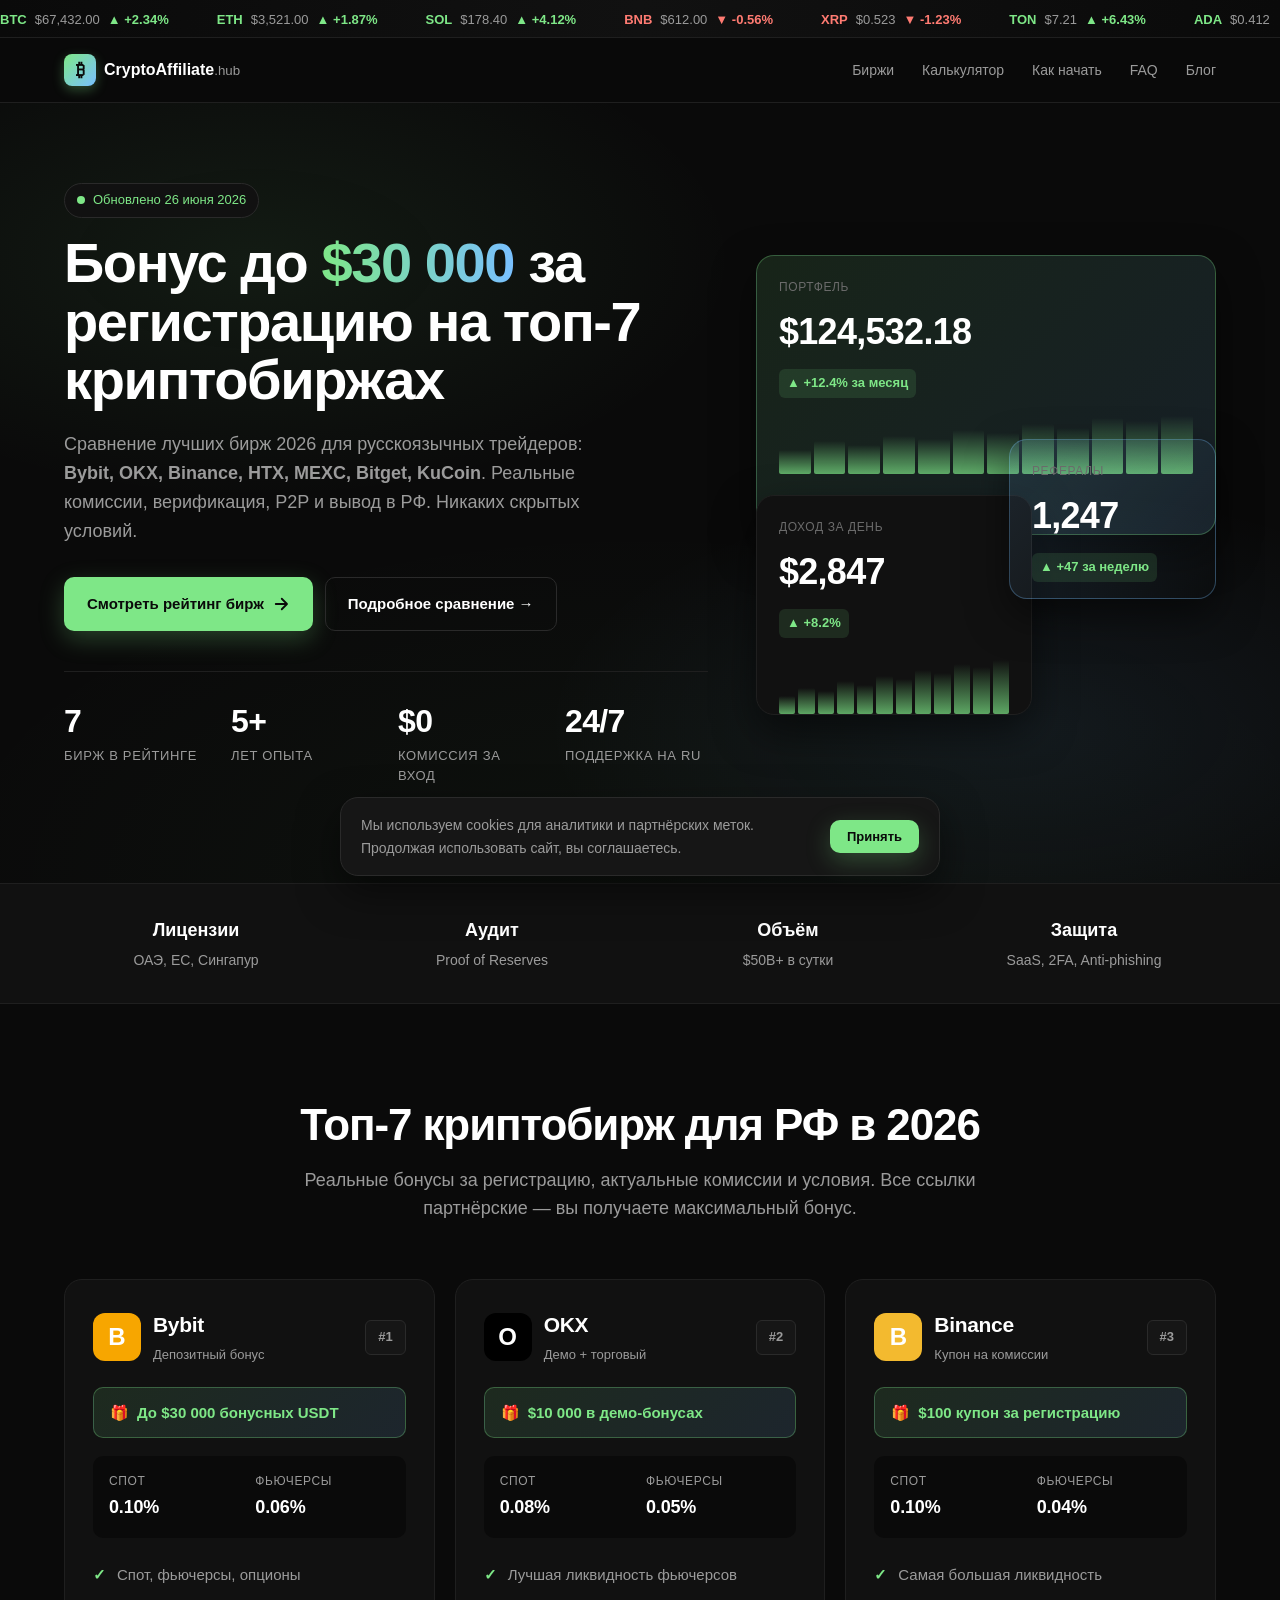
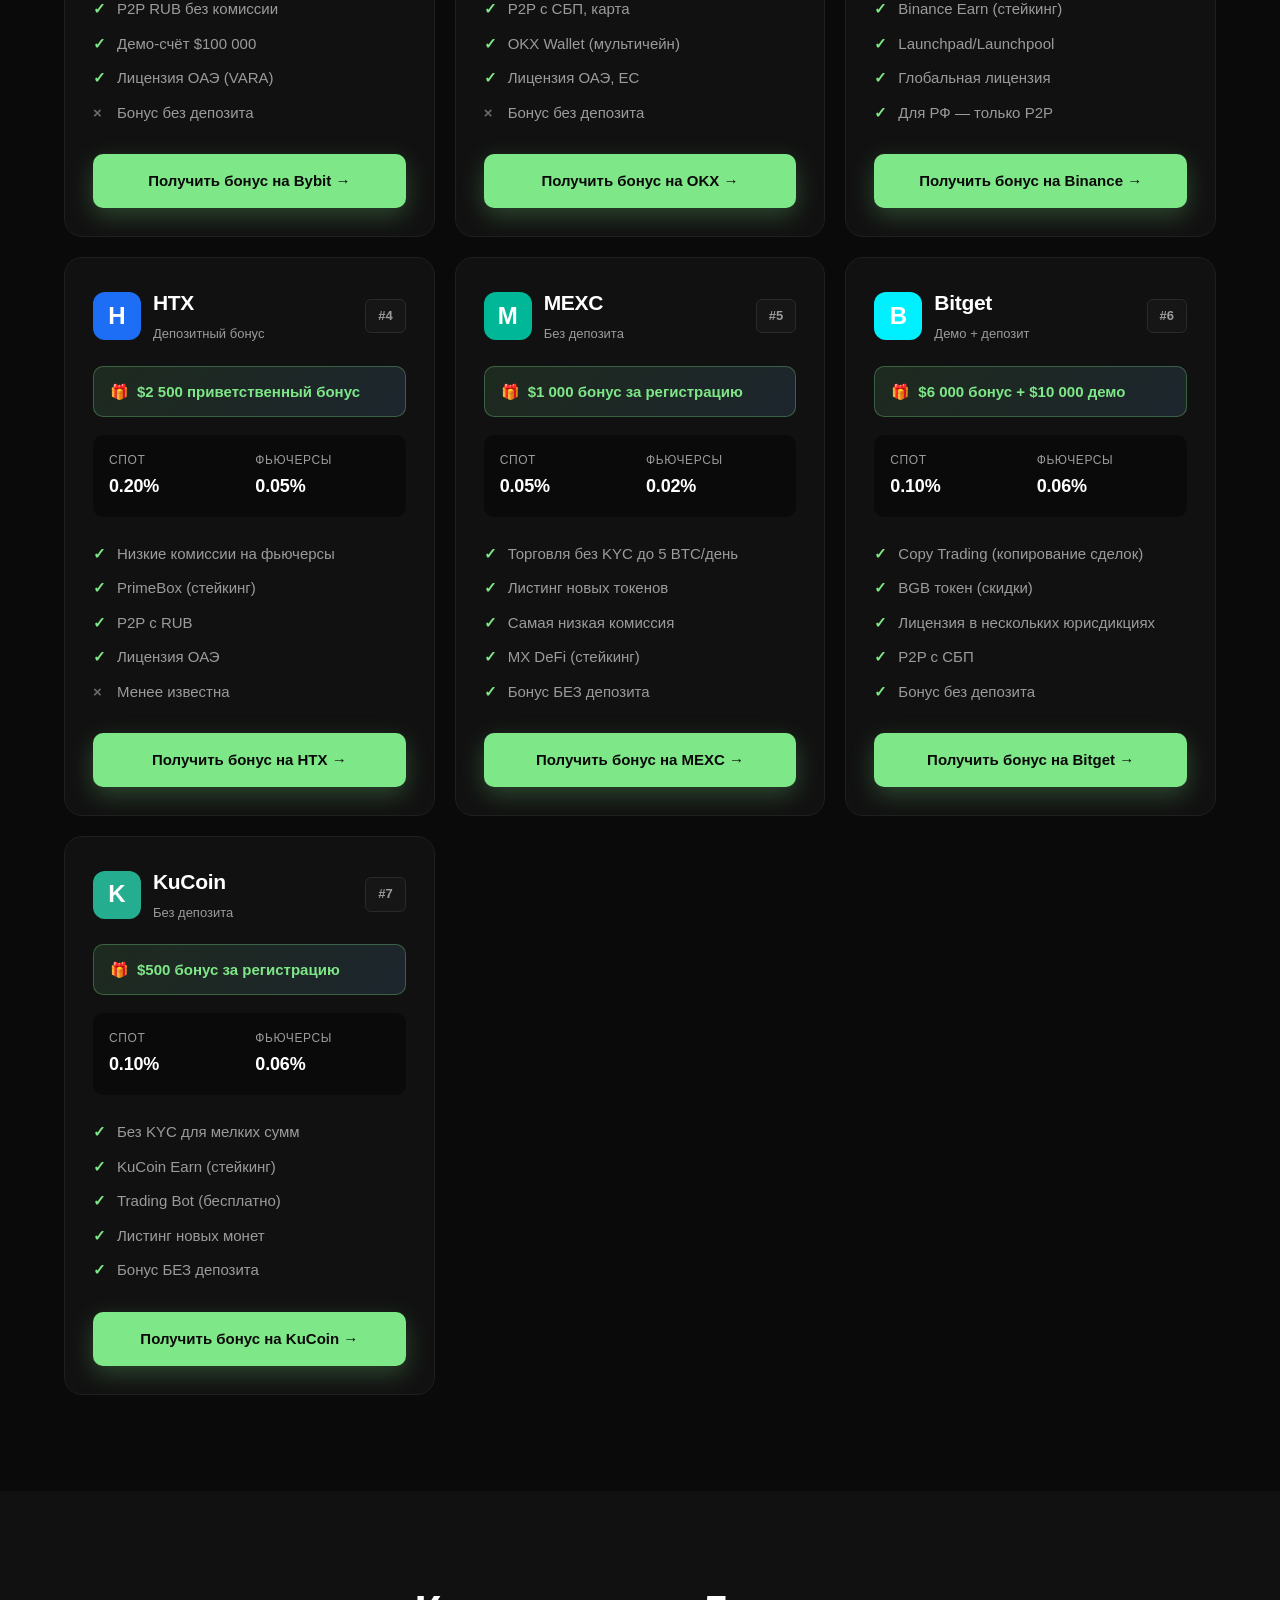
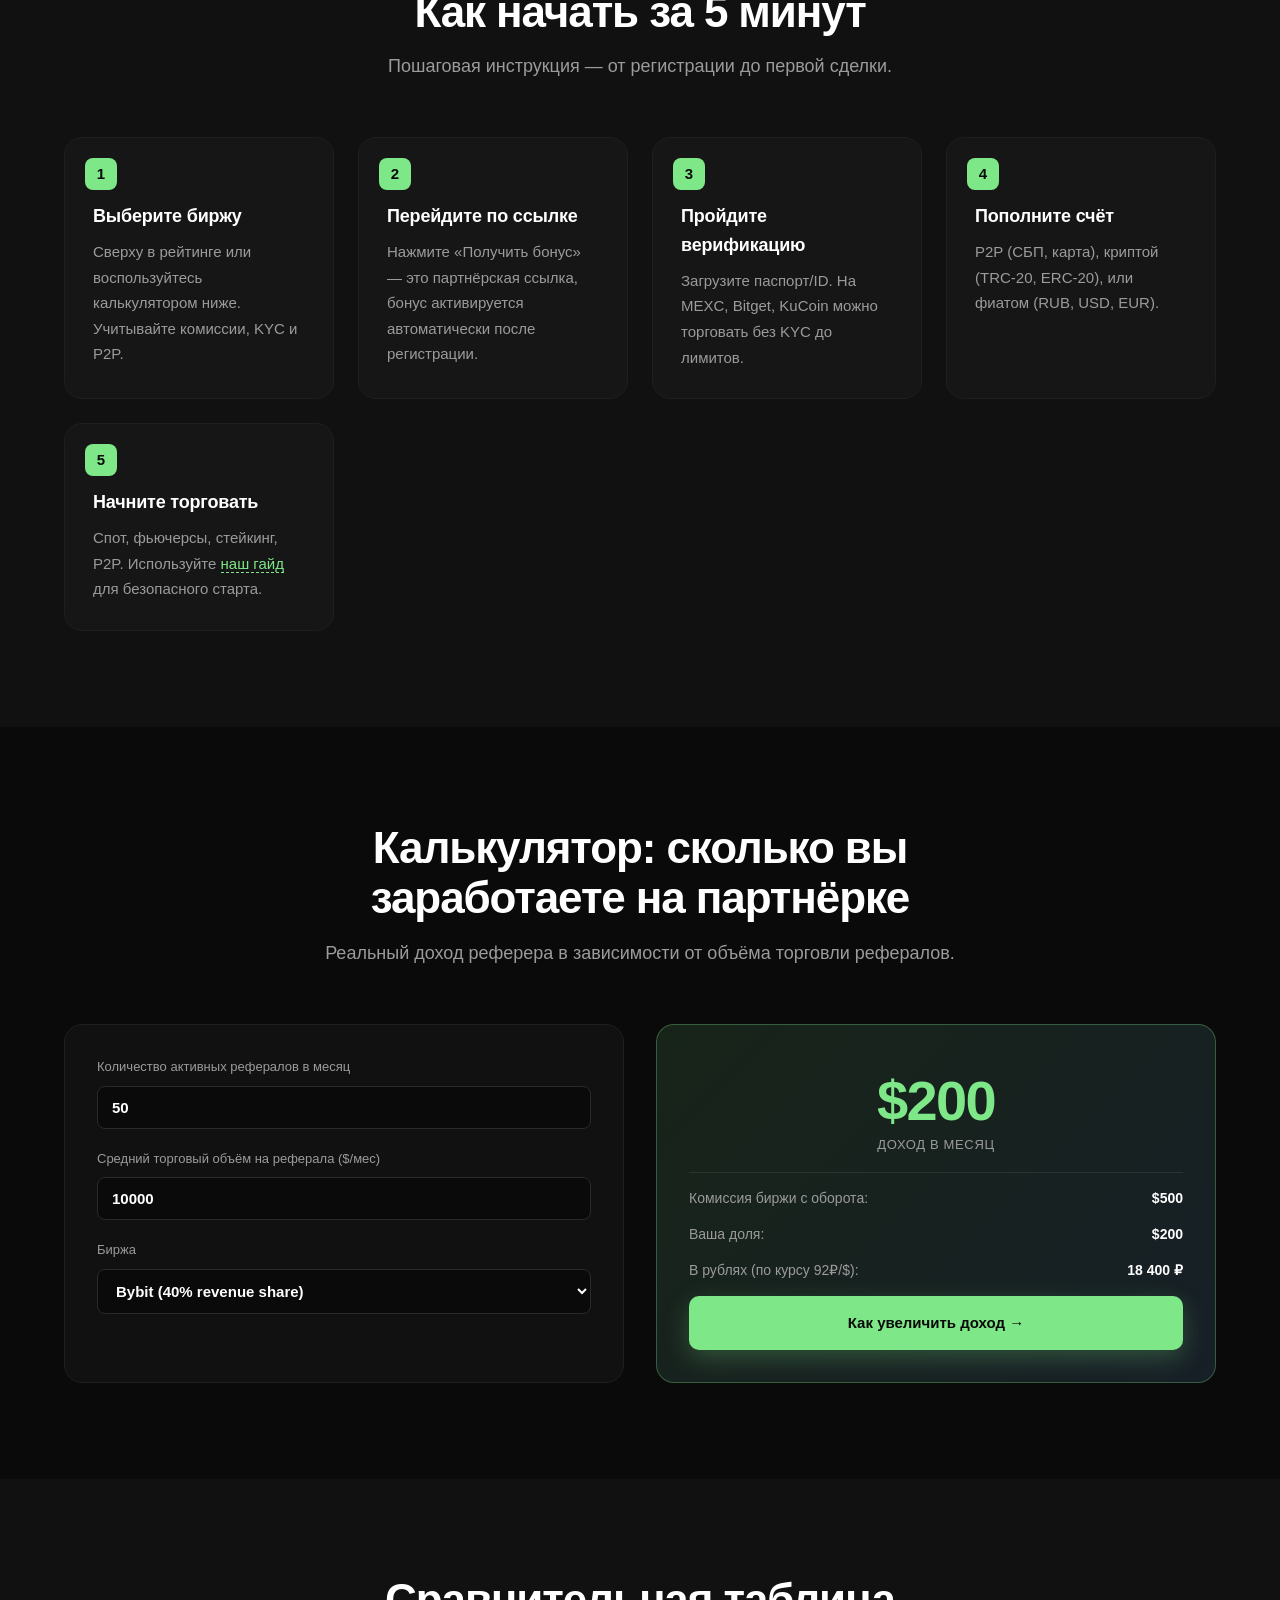
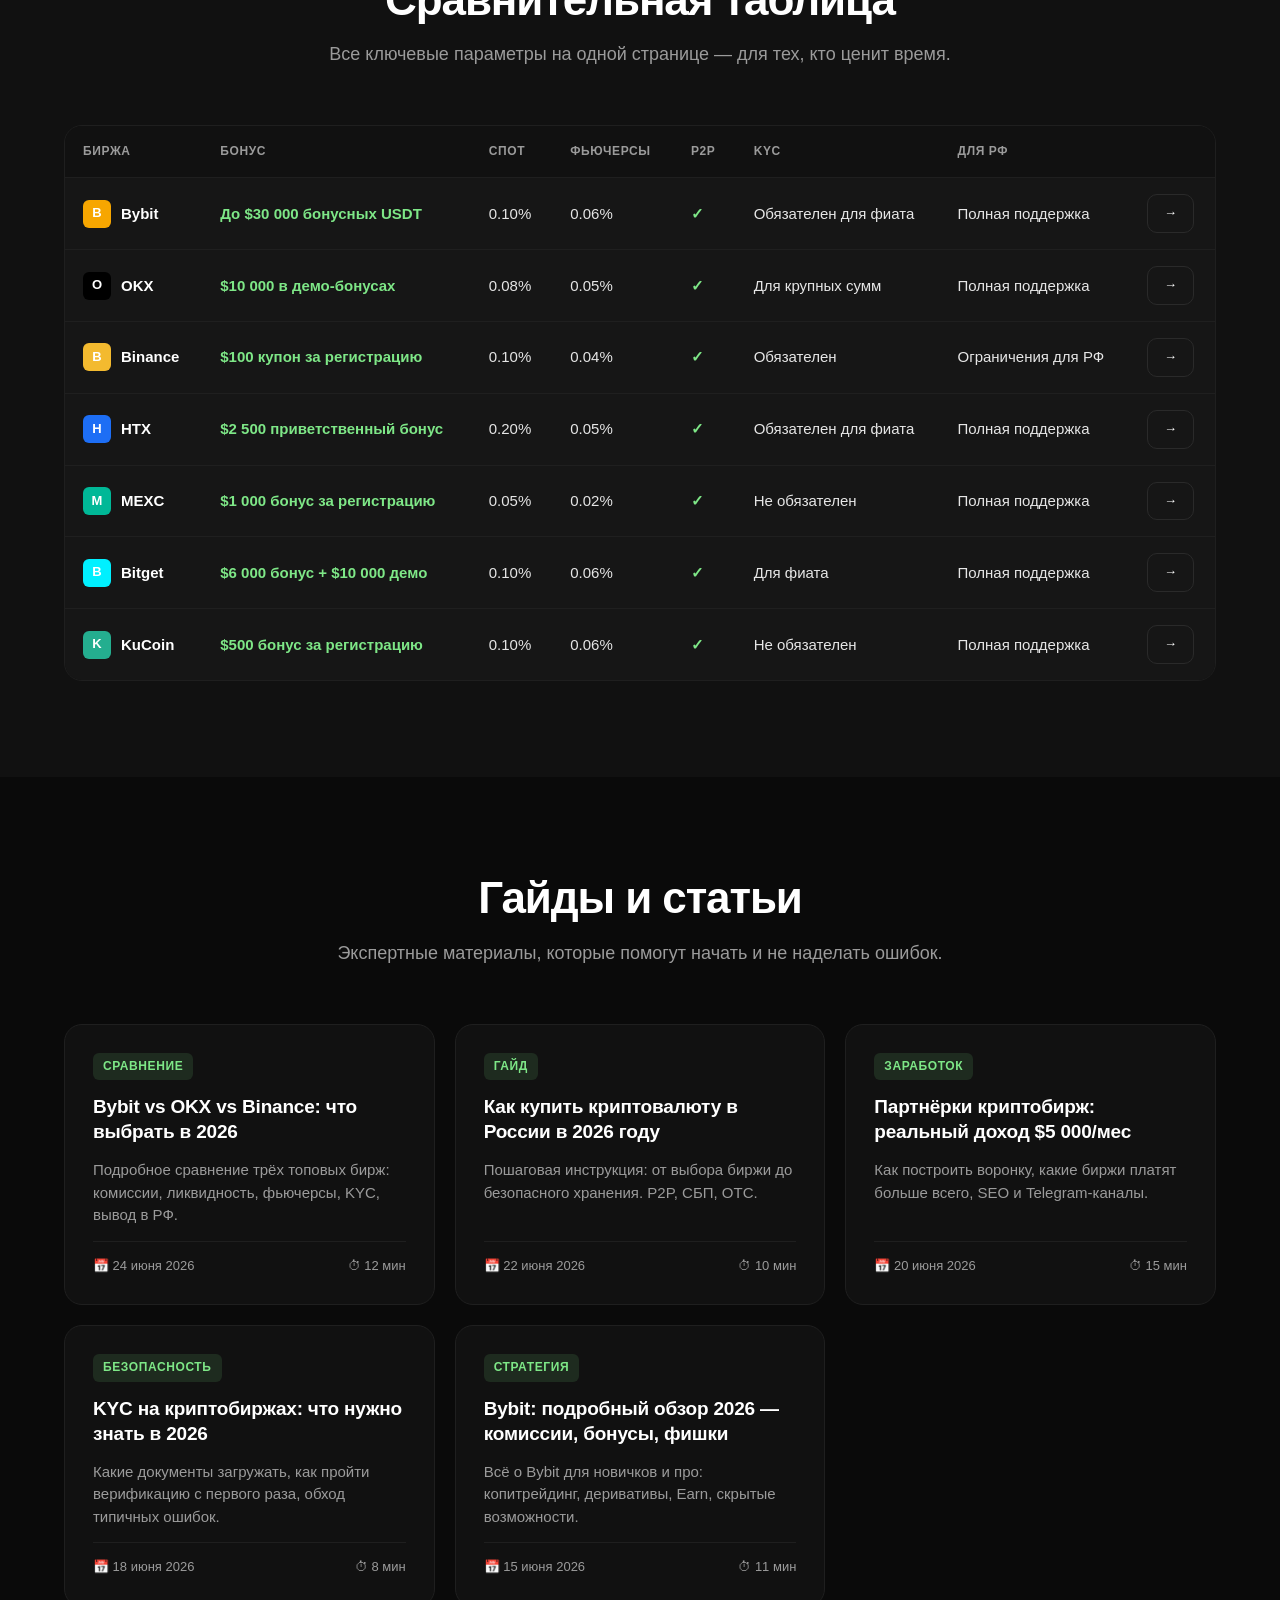
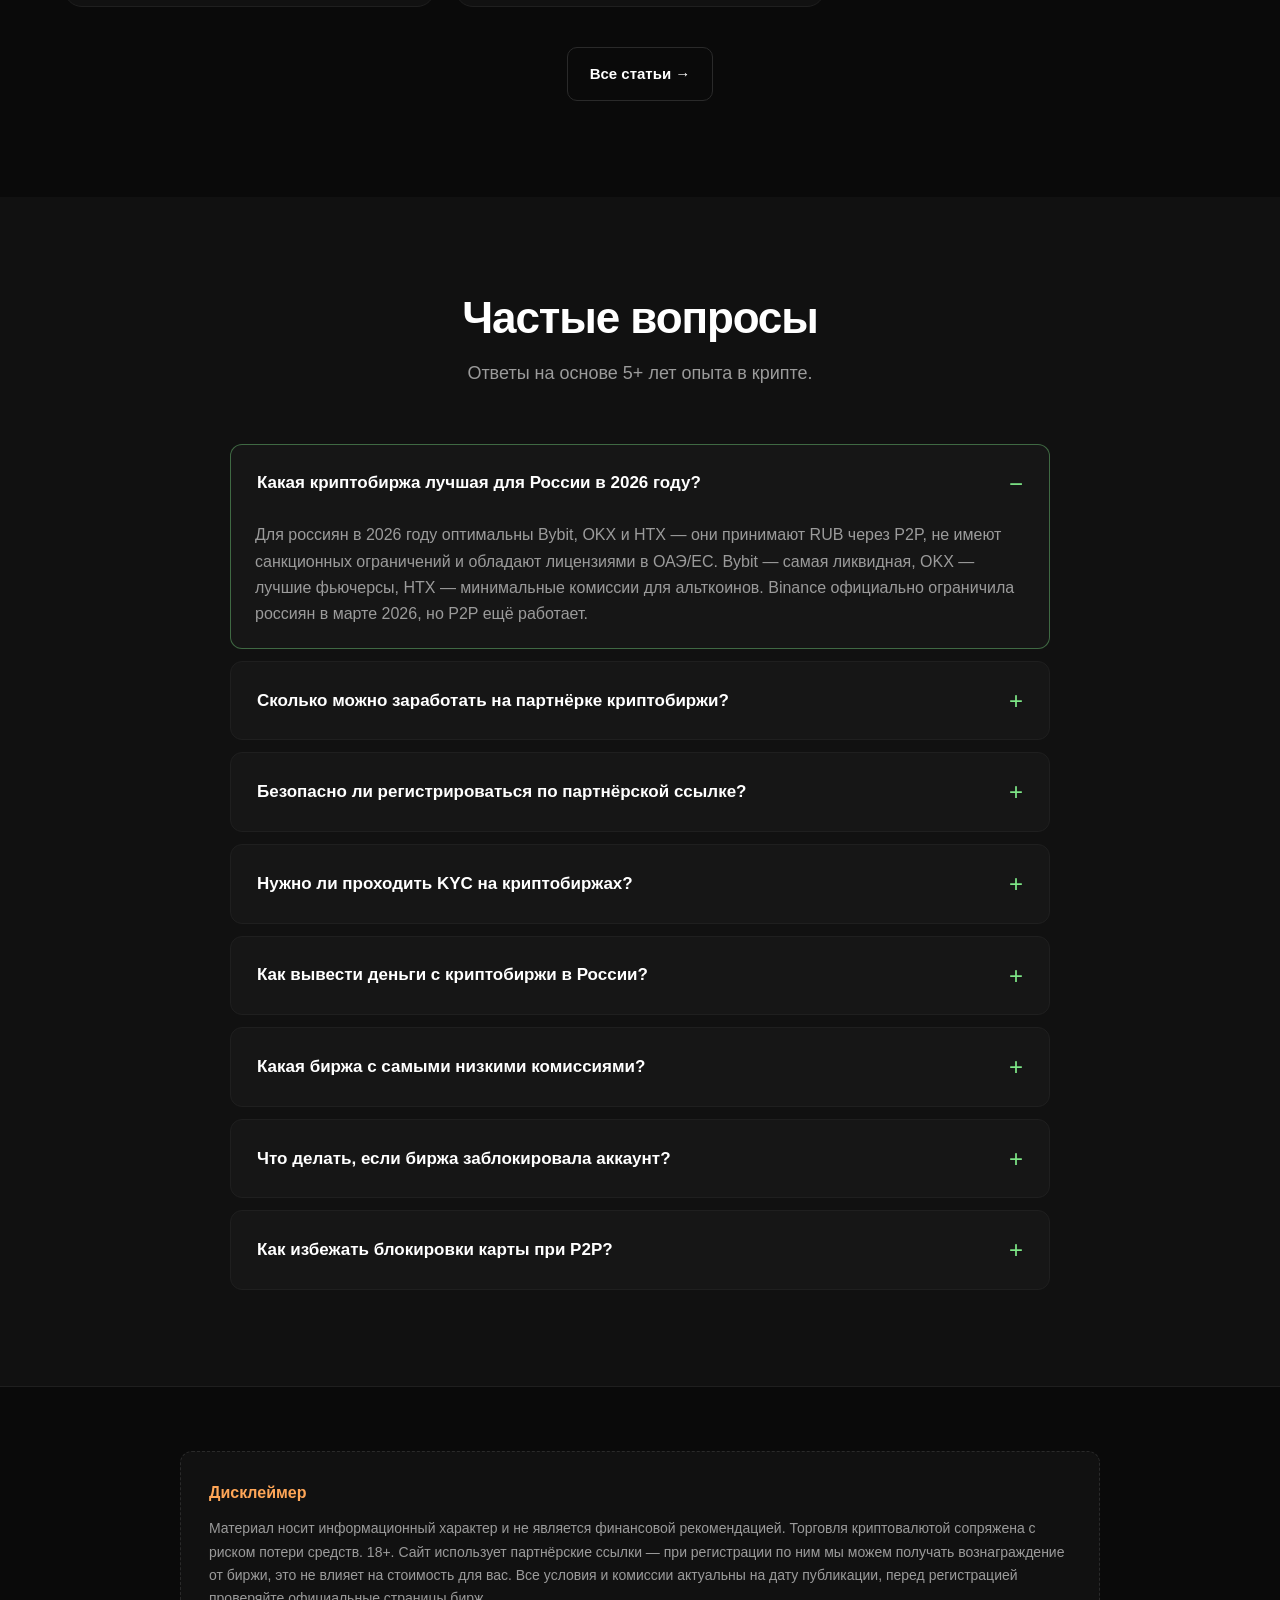
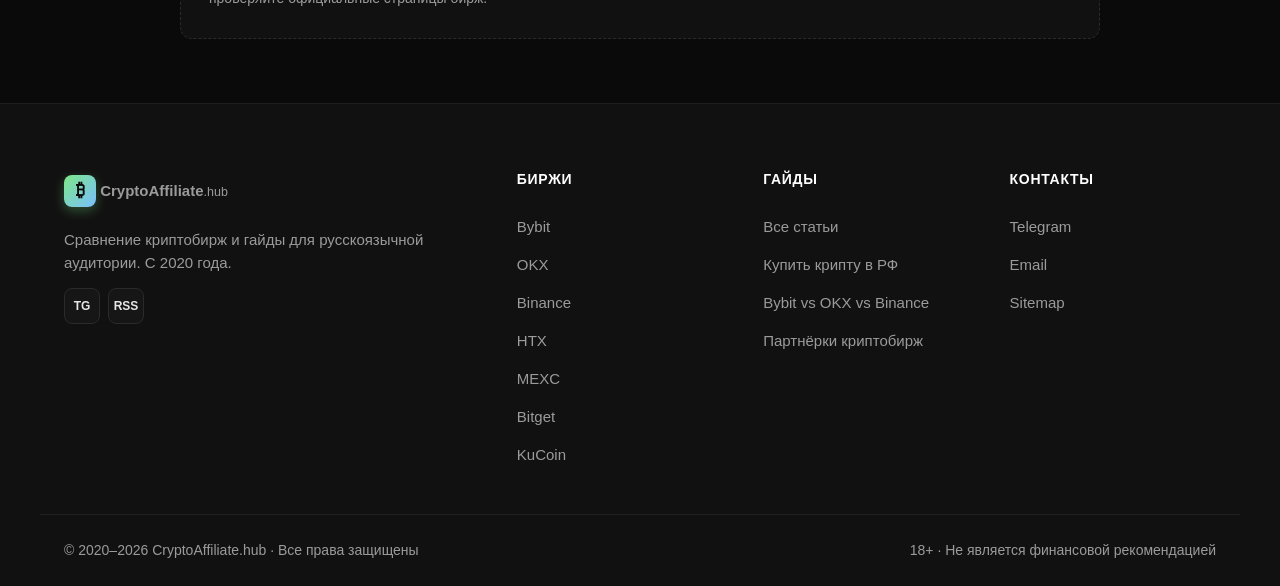
<file: index.html>
<!DOCTYPE html>
<html lang="ru">
<head>
  <meta charset="UTF-8">
  <meta name="viewport" content="width=device-width, initial-scale=1.0">
  <title>Криптобиржи с бонусом до $30 000 за регистрацию · Сравнение 2026</title>
  <meta name="description" content="Сравнение топ-7 криптобирж 2026: Bybit, OKX, Binance, HTX, MEXC, Bitget, KuCoin. Бонусы за регистрацию, комиссии, верификация, вывод для РФ. Подробные гайды по покупке BTC, ETH, USDT.">
  <meta name="keywords" content="криптобиржа 2026, биржа криптовалют, Bybit, OKX, Binance, HTX, MEXC, Bitget, KuCoin, бонус за регистрацию, купить биткоин, вывод крипты в РФ">
  <meta name="author" content="Игорь Шекельштраух">
  <meta name="robots" content="index, follow, max-snippet:-1, max-image-preview:large">
  <link rel="canonical" href="https://crypto-affiliate.vercel.app/">
  <meta property="og:type" content="website">
  <meta property="og:title" content="Криптобиржи с бонусом до $30 000 за регистрацию · Сравнение 2026">
  <meta property="og:description" content="Топ-7 криптобирж 2026: бонусы, комиссии, верификация. Подробные гайды по покупке крипты в РФ.">
  <meta property="og:url" content="https://crypto-affiliate.vercel.app/">
  <meta property="og:locale" content="ru_RU">
  <meta name="twitter:card" content="summary_large_image">
  <meta name="twitter:title" content="Криптобиржи с бонусом до $30 000 за регистрацию">
  <meta name="twitter:description" content="Сравнение топ-7 криптобирж 2026: Bybit, OKX, Binance, HTX, MEXC, Bitget, KuCoin.">

  <!-- Schema.org: Organization -->
  <script type="application/ld+json">
  {
    "@context": "https://schema.org",
    "@type": "Organization",
    "name": "Crypto Affiliate Hub",
    "url": "https://crypto-affiliate.vercel.app/",
    "logo": "https://crypto-affiliate.vercel.app/assets/logo.svg",
    "description": "Сравнение криптобирж и партнёрские бонусы для русскоязычной аудитории",
    "sameAs": ["https://t.me/shekelstrong"]
  }
  </script>

  <!-- Schema.org: WebSite + SearchAction -->
  <script type="application/ld+json">
  {
    "@context": "https://schema.org",
    "@type": "WebSite",
    "name": "Crypto Affiliate Hub",
    "url": "https://crypto-affiliate.vercel.app/",
    "potentialAction": {
      "@type": "SearchAction",
      "target": "https://crypto-affiliate.vercel.app/articles/?q={search_term_string}",
      "query-input": "required name=search_term_string"
    }
  }
  </script>

  <!-- Schema.org: FAQ для главной -->
  <script type="application/ld+json">
  {
    "@context": "https://schema.org",
    "@type": "FAQPage",
    "mainEntity": [
      {
        "@type": "Question",
        "name": "Какая криптобиржа лучшая для России в 2026 году?",
        "acceptedAnswer": {
          "@type": "Answer",
          "text": "Для россиян в 2026 году оптимальны Bybit, OKX и HTX — они принимают RUB через P2P, не требуют санкционных ограничений и имеют лицензии в ОАЭ/ЕС. Bybit — самая ликвидная, OKX — лучшие фьючерсы, HTX — минимальные комиссии для альткоинов."
        }
      },
      {
        "@type": "Question",
        "name": "Сколько можно заработать на партнёрке криптобиржи?",
        "acceptedAnswer": {
          "@type": "Answer",
          "text": "Партнёрские программы криптобирж платят от $100 CPA за каждого реферала (Bybit, OKX) до 50% revenue share с торговых комиссий реферала (BingX, BloFin). При активном трафике 1000+ регистраций в месяц можно выйти на $5000–$15 000/мес. Подробнее в статье «Заработок на партнёрках криптобирж»."
        }
      },
      {
        "@type": "Question",
        "name": "Безопасно ли регистрироваться по партнёрской ссылке?",
        "acceptedAnswer": {
          "@type": "Answer",
          "text": "Да, безопасно. Партнёрская ссылка — это обычная реферальная метка: биржа видит, что вы пришли от партнёра, и начисляет ему комиссию. Для вас функциональность, цены, безопасность и лицензии — идентичны прямой регистрации. Никаких дополнительных рисков."
        }
      },
      {
        "@type": "Question",
        "name": "Нужно ли проходить KYC на криптобиржах?",
        "acceptedAnswer": {
          "@type": "Answer",
          "text": "Зависит от биржы. Bybit, OKX, Binance требуют KYC для фиата и крупных выводов. MEXC, Bitget, KuCoin, BingX, BloFin позволяют торговать криптой без верификации до $1000–$10 000 в сутки. Для P2P и фиатных операций KYC обязателен почти везде."
        }
      },
      {
        "@type": "Question",
        "name": "Как вывести деньги с криптобиржи в России?",
        "acceptedAnswer": {
          "@type": "Answer",
          "text": "Основные способы: P2P (карты российских банков, СБП, ЮMoney), вывод на криптокошелёк (Trust Wallet, MetaMask) с последующей продажей через OTC или P2P, оплата товаров/услуг криптой напрямую. Комиссия P2P — 0–0.5%, вывод на карту через P2P — 0% у большинства бирж."
        }
      }
    ]
  }
  </script>

  <link rel="icon" href="/assets/favicon.svg" type="image/svg+xml">
  <link rel="stylesheet" href="/src/styles.css">
</head>
<body>
  <!-- Live ticker -->
  <div class="ticker" aria-label="Курсы криптовалют">
    <div class="ticker__track" id="tickerTrack"></div>
  </div>

  <!-- Header -->
  <header class="header" id="header">
    <div class="container header__inner">
      <a href="/" class="logo">
        <span class="logo__mark">₿</span>
        <span class="logo__text">CryptoAffiliate<small>.hub</small></span>
      </a>
      <nav class="nav" aria-label="Основная навигация">
        <a href="#exchanges">Биржи</a>
        <a href="#calculator">Калькулятор</a>
        <a href="#how">Как начать</a>
        <a href="#faq">FAQ</a>
        <a href="/articles/">Блог</a>
      </nav>
      <button class="burger" id="burger" aria-label="Меню">
        <span></span><span></span><span></span>
      </button>
    </div>
  </header>

  <!-- Hero -->
  <section class="hero">
    <div class="hero__bg"></div>
    <div class="container hero__inner">
      <div class="hero__content">
        <div class="badge badge--live"><span class="dot"></span> Обновлено 26 июня 2026</div>
        <h1 class="hero__title">
          Бонус до <span class="grad">$30 000</span> за регистрацию на топ-7 криптобиржах
        </h1>
        <p class="hero__sub">
          Сравнение лучших бирж 2026 для русскоязычных трейдеров: <strong>Bybit, OKX, Binance, HTX, MEXC, Bitget, KuCoin</strong>.
          Реальные комиссии, верификация, P2P и вывод в РФ. Никаких скрытых условий.
        </p>
        <div class="hero__cta">
          <a href="#exchanges" class="btn btn--primary">
            Смотреть рейтинг бирж
            <svg width="18" height="18" viewBox="0 0 24 24" fill="none"><path d="M5 12h14M13 5l7 7-7 7" stroke="currentColor" stroke-width="2.4" stroke-linecap="round" stroke-linejoin="round"/></svg>
          </a>
          <a href="/articles/bybit-okx-binance-sravnenie-2026.html" class="btn btn--ghost">
            Подробное сравнение →
          </a>
        </div>
        <div class="hero__stats">
          <div><b>7</b><span>бирж в рейтинге</span></div>
          <div><b>5+</b><span>лет опыта</span></div>
          <div><b>$0</b><span>комиссия за вход</span></div>
          <div><b>24/7</b><span>поддержка на RU</span></div>
        </div>
      </div>
      <div class="hero__visual">
        <div class="card-stack" id="heroStack">
          <!-- Cards injected by JS -->
        </div>
      </div>
    </div>
  </section>

  <!-- Trust strip -->
  <section class="trust">
    <div class="container">
      <div class="trust__grid">
        <div class="trust__item"><b>Лицензии</b><span>ОАЭ, ЕС, Сингапур</span></div>
        <div class="trust__item"><b>Аудит</b><span>Proof of Reserves</span></div>
        <div class="trust__item"><b>Объём</b><span>$50B+ в сутки</span></div>
        <div class="trust__item"><b>Защита</b><span>SaaS, 2FA, Anti-phishing</span></div>
      </div>
    </div>
  </section>

  <!-- Exchanges -->
  <section class="exchanges" id="exchanges">
    <div class="container">
      <div class="section-head">
        <h2>Топ-7 криптобирж для РФ в 2026</h2>
        <p>Реальные бонусы за регистрацию, актуальные комиссии и условия. Все ссылки партнёрские — вы получаете максимальный бонус.</p>
      </div>
      <div class="exchanges__grid" id="exchangesGrid">
        <!-- Cards injected by JS -->
      </div>
    </div>
  </section>

  <!-- How -->
  <section class="how" id="how">
    <div class="container">
      <div class="section-head">
        <h2>Как начать за 5 минут</h2>
        <p>Пошаговая инструкция — от регистрации до первой сделки.</p>
      </div>
      <ol class="steps">
        <li><b>Выберите биржу</b><span>Сверху в рейтинге или воспользуйтесь калькулятором ниже. Учитывайте комиссии, KYC и P2P.</span></li>
        <li><b>Перейдите по ссылке</b><span>Нажмите «Получить бонус» — это партнёрская ссылка, бонус активируется автоматически после регистрации.</span></li>
        <li><b>Пройдите верификацию</b><span>Загрузите паспорт/ID. На MEXC, Bitget, KuCoin можно торговать без KYC до лимитов.</span></li>
        <li><b>Пополните счёт</b><span>P2P (СБП, карта), криптой (TRC-20, ERC-20), или фиатом (RUB, USD, EUR).</span></li>
        <li><b>Начните торговать</b><span>Спот, фьючерсы, стейкинг, P2P. Используйте <a href="/articles/kak-pokupat-kriptovalyutu-rossiya-2026.html">наш гайд</a> для безопасного старта.</span></li>
      </ol>
    </div>
  </section>

  <!-- Calculator -->
  <section class="calc" id="calculator">
    <div class="container">
      <div class="section-head">
        <h2>Калькулятор: сколько вы заработаете на партнёрке</h2>
        <p>Реальный доход реферера в зависимости от объёма торговли рефералов.</p>
      </div>
      <div class="calc__grid">
        <div class="calc__form">
          <label>
            <span>Количество активных рефералов в месяц</span>
            <input type="number" id="refs" value="50" min="0" max="10000">
          </label>
          <label>
            <span>Средний торговый объём на реферала ($/мес)</span>
            <input type="number" id="volume" value="10000" min="0" max="10000000">
          </label>
          <label>
            <span>Биржа</span>
            <select id="exchange">
              <option value="0.40">Bybit (40% revenue share)</option>
              <option value="0.50">OKX (50% revenue share)</option>
              <option value="0.45">Binance (45% revenue share)</option>
              <option value="0.50">HTX (50% revenue share)</option>
              <option value="0.60">MEXC (60% revenue share)</option>
              <option value="0.50">Bitget (50% revenue share)</option>
              <option value="0.40">KuCoin (40% revenue share)</option>
            </select>
          </label>
        </div>
        <div class="calc__result" id="calcResult">
          <div class="calc__big"><span id="calcAmount">$0</span><small>доход в месяц</small></div>
          <div class="calc__row"><span>Комиссия биржи с оборота:</span><b id="calcFee">$0</b></div>
          <div class="calc__row"><span>Ваша доля:</span><b id="calcShare">$0</b></div>
          <div class="calc__row"><span>В рублях (по курсу 92₽/$):</span><b id="calcRub">0 ₽</b></div>
          <a href="/articles/zarabotok-na-partnyorkah-kriptobirzh.html" class="btn btn--primary btn--block">Как увеличить доход →</a>
        </div>
      </div>
    </div>
  </section>

  <!-- Comparison table -->
  <section class="compare">
    <div class="container">
      <div class="section-head">
        <h2>Сравнительная таблица</h2>
        <p>Все ключевые параметры на одной странице — для тех, кто ценит время.</p>
      </div>
      <div class="table-wrap">
        <table class="compare-table">
          <thead>
            <tr>
              <th>Биржа</th>
              <th>Бонус</th>
              <th>Спот</th>
              <th>Фьючерсы</th>
              <th>P2P</th>
              <th>KYC</th>
              <th>Для РФ</th>
              <th></th>
            </tr>
          </thead>
          <tbody id="compareBody"></tbody>
        </table>
      </div>
    </div>
  </section>

  <!-- Articles preview -->
  <section class="articles-preview">
    <div class="container">
      <div class="section-head">
        <h2>Гайды и статьи</h2>
        <p>Экспертные материалы, которые помогут начать и не наделать ошибок.</p>
      </div>
      <div class="articles-grid" id="articlesPreview"></div>
      <div class="articles-cta">
        <a href="/articles/" class="btn btn--ghost">Все статьи →</a>
      </div>
    </div>
  </section>

  <!-- FAQ -->
  <section class="faq" id="faq">
    <div class="container">
      <div class="section-head">
        <h2>Частые вопросы</h2>
        <p>Ответы на основе 5+ лет опыта в крипте.</p>
      </div>
      <div class="faq__list" id="faqList"></div>
    </div>
  </section>

  <!-- Disclaimer -->
  <section class="disclaimer">
    <div class="container">
      <div class="disclaimer__inner">
        <h3>Дисклеймер</h3>
        <p>Материал носит информационный характер и не является финансовой рекомендацией. Торговля криптовалютой сопряжена с риском потери средств. 18+. Сайт использует партнёрские ссылки — при регистрации по ним мы можем получать вознаграждение от биржи, это не влияет на стоимость для вас. Все условия и комиссии актуальны на дату публикации, перед регистрацией проверяйте официальные страницы бирж.</p>
      </div>
    </div>
  </section>

  <!-- Footer -->
  <footer class="footer">
    <div class="container footer__inner">
      <div class="footer__col">
        <a href="/" class="logo">
          <span class="logo__mark">₿</span>
          <span class="logo__text">CryptoAffiliate<small>.hub</small></span>
        </a>
        <p>Сравнение криптобирж и гайды для русскоязычной аудитории. С 2020 года.</p>
        <div class="footer__socials">
          <a href="https://t.me/shekelstrong" rel="nofollow noopener" aria-label="Telegram">TG</a>
          <a href="/articles/rss.xml" aria-label="RSS">RSS</a>
        </div>
      </div>
      <div class="footer__col">
        <h4>Биржи</h4>
        <a href="#bybit">Bybit</a>
        <a href="#okx">OKX</a>
        <a href="#binance">Binance</a>
        <a href="#htx">HTX</a>
        <a href="#mexc">MEXC</a>
        <a href="#bitget">Bitget</a>
        <a href="#kucoin">KuCoin</a>
      </div>
      <div class="footer__col">
        <h4>Гайды</h4>
        <a href="/articles/">Все статьи</a>
        <a href="/articles/kak-pokupat-kriptovalyutu-rossiya-2026.html">Купить крипту в РФ</a>
        <a href="/articles/bybit-okx-binance-sravnenie-2026.html">Bybit vs OKX vs Binance</a>
        <a href="/articles/zarabotok-na-partnyorkah-kriptobirzh.html">Партнёрки криптобирж</a>
      </div>
      <div class="footer__col">
        <h4>Контакты</h4>
        <a href="https://t.me/shekelstrong">Telegram</a>
        <a href="mailto:partner@crypto-affiliate.vercel.app">Email</a>
        <a href="/articles/sitemap.xml">Sitemap</a>
      </div>
    </div>
    <div class="container footer__bottom">
      <span>© 2020–2026 CryptoAffiliate.hub · Все права защищены</span>
      <span>18+ · Не является финансовой рекомендацией</span>
    </div>
  </footer>

  <!-- Cookie bar -->
  <div class="cookie" id="cookie">
    <span>Мы используем cookies для аналитики и партнёрских меток. Продолжая использовать сайт, вы соглашаетесь.</span>
    <button id="cookieOk" class="btn btn--primary btn--sm">Принять</button>
  </div>

  <!-- Yandex.Metrika counter placeholder (заменить ID после регистрации) -->
  <script type="text/javascript">
    (function(m,e,t,r,i,k,a){m[i]=m[i]||function(){(m[i].a=m[i].a||[]).push(arguments)};
    m[i].l=1*new Date();
    for (var j = 0; j < document.scripts.length; j++) {if (document.scripts[j].src === r) { return; }}
    k=e.createElement(t),a=e.getElementsByTagName(t)[0],k.async=1,k.src=r,a.parentNode.insertBefore(k,a)})
    (window, document, "script", "https://mc.yandex.ru/metrika/tag.js", "ym");

    // ym(XXXXXXXX, "init", { clickmap:true, trackLinks:true, accurateTrackBounce:true });
  </script>

  <script src="/src/data.js"></script>
  <script src="/src/main.js"></script>
</body>
</html>
</file>
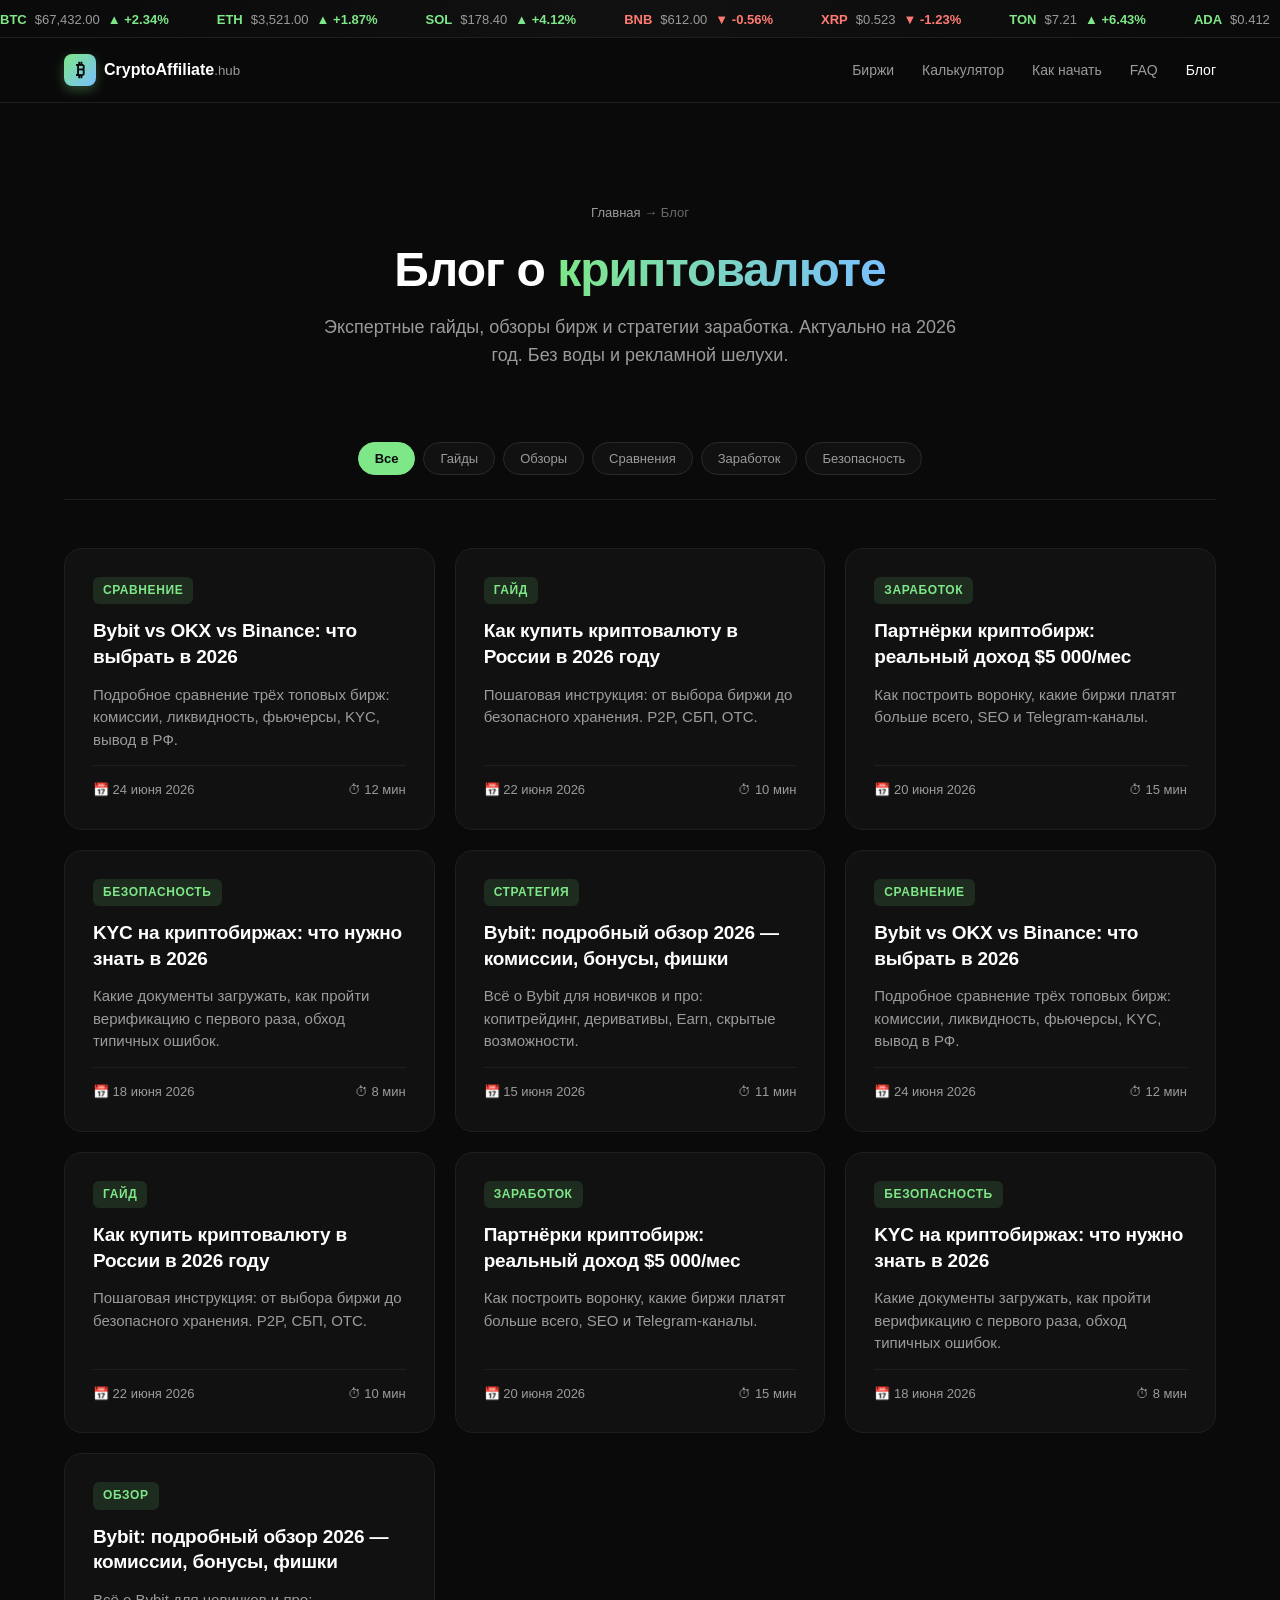
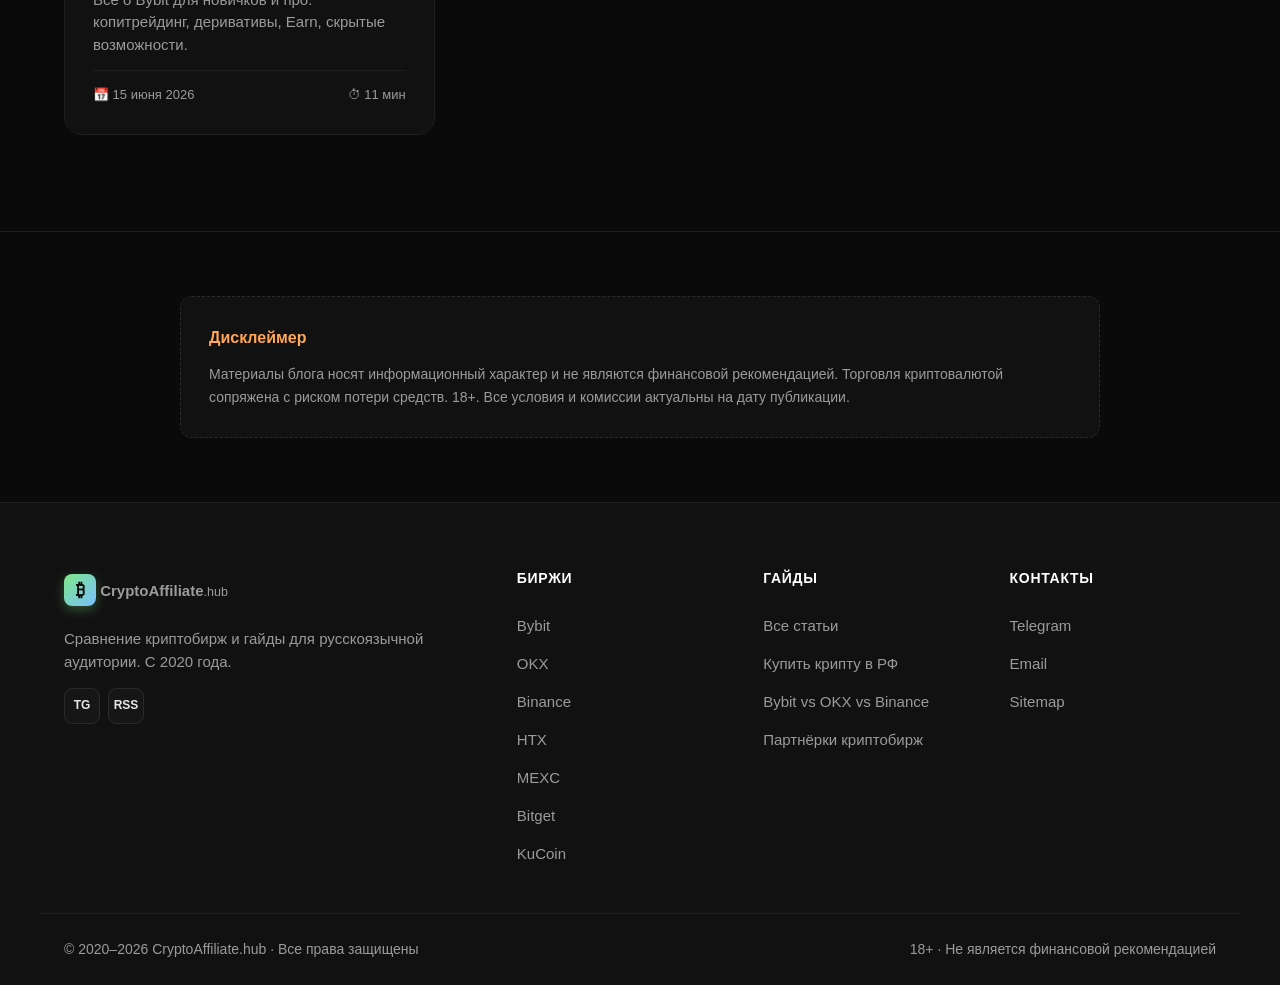
<file: articles/index.html>
<!DOCTYPE html>
<html lang="ru">
<head>
  <meta charset="UTF-8">
  <meta name="viewport" content="width=device-width, initial-scale=1.0">
  <title>Блог о криптовалюте · Гайды, обзоры, сравнения · CryptoAffiliate.hub</title>
  <meta name="description" content="Экспертные статьи о криптовалюте: как покупать в РФ, сравнение бирж, KYC, партнёрки. Актуально на 2026 год.">
  <meta name="robots" content="index, follow">
  <link rel="canonical" href="https://crypto-affiliate.vercel.app/articles/">
  <meta property="og:type" content="website">
  <meta property="og:title" content="Блог о криптовалюте 2026">
  <meta property="og:description" content="Гайды, обзоры, сравнения криптобирж. Актуальная информация для русскоязычной аудитории.">
  <meta property="og:url" content="https://crypto-affiliate.vercel.app/articles/">

  <script type="application/ld+json">
  {
    "@context": "https://schema.org",
    "@type": "Blog",
    "name": "CryptoAffiliate.hub Blog",
    "url": "https://crypto-affiliate.vercel.app/articles/",
    "description": "Экспертные статьи о криптовалюте, обзоры бирж и гайды для трейдеров",
    "publisher": {
      "@type": "Organization",
      "name": "CryptoAffiliate.hub",
      "logo": {"@type": "ImageObject", "url": "https://crypto-affiliate.vercel.app/assets/logo.svg"}
    }
  }
  </script>

  <script type="application/ld+json">
  {
    "@context": "https://schema.org",
    "@type": "BreadcrumbList",
    "itemListElement": [
      {"@type": "ListItem", "position": 1, "name": "Главная", "item": "https://crypto-affiliate.vercel.app/"},
      {"@type": "ListItem", "position": 2, "name": "Блог", "item": "https://crypto-affiliate.vercel.app/articles/"}
    ]
  }
  </script>

  <link rel="alternate" type="application/rss+xml" title="CryptoAffiliate.hub Blog" href="/articles/rss.xml">
  <link rel="icon" href="/assets/favicon.svg" type="image/svg+xml">
  <link rel="stylesheet" href="/src/styles.css">
  <style>
    .blog-hero { padding: 80px 0 48px; text-align: center; }
    .blog-hero h1 { font-size: clamp(32px, 5vw, 48px); font-weight: 800; color: #fff; margin: 0 0 16px; letter-spacing: -0.02em; line-height: 1.1; }
    .blog-hero p { font-size: 18px; color: var(--text-dim); max-width: 640px; margin: 0 auto; }
    .filter-bar { display: flex; gap: 8px; justify-content: center; flex-wrap: wrap; padding: 24px 0; border-bottom: 1px solid var(--border); margin-bottom: 48px; }
    .filter-btn { padding: 8px 16px; background: var(--bg-elev); border: 1px solid var(--border-2); border-radius: 999px; font-size: 13px; color: var(--text-dim); cursor: pointer; transition: all .15s; }
    .filter-btn:hover { color: #fff; border-color: var(--border-2); }
    .filter-btn.active { background: var(--mint); color: #0a0a0a; border-color: var(--mint); font-weight: 600; }
    .blog-grid { padding: 0 0 96px; }
    .blog-grid .articles-grid { grid-template-columns: repeat(auto-fit, minmax(340px, 1fr)); }
    .breadcrumb { padding: 20px 0; font-size: 13px; color: var(--text-mute); }
    .breadcrumb a { color: var(--text-dim); }
    .breadcrumb a:hover { color: var(--mint); }
  </style>
</head>
<body>
  <div class="ticker"><div class="ticker__track" id="tickerTrack"></div></div>
  <header class="header" id="header">
    <div class="container header__inner">
      <a href="/" class="logo">
        <span class="logo__mark">₿</span>
        <span class="logo__text">CryptoAffiliate<small>.hub</small></span>
      </a>
      <nav class="nav">
        <a href="/#exchanges">Биржи</a>
        <a href="/#calculator">Калькулятор</a>
        <a href="/#how">Как начать</a>
        <a href="/#faq">FAQ</a>
        <a href="/articles/" style="color:#fff">Блог</a>
      </nav>
      <button class="burger" id="burger" aria-label="Меню"><span></span><span></span><span></span></button>
    </div>
  </header>

  <section class="blog-hero">
    <div class="container">
      <div class="breadcrumb"><a href="/">Главная</a> → <span>Блог</span></div>
      <h1>Блог о <span class="grad">криптовалюте</span></h1>
      <p>Экспертные гайды, обзоры бирж и стратегии заработка. Актуально на 2026 год. Без воды и рекламной шелухи.</p>
    </div>
  </section>

  <div class="container">
    <div class="filter-bar">
      <button class="filter-btn active" data-filter="all">Все</button>
      <button class="filter-btn" data-filter="guide">Гайды</button>
      <button class="filter-btn" data-filter="review">Обзоры</button>
      <button class="filter-btn" data-filter="compare">Сравнения</button>
      <button class="filter-btn" data-filter="earn">Заработок</button>
      <button class="filter-btn" data-filter="security">Безопасность</button>
    </div>
  </div>

  <section class="blog-grid">
    <div class="container">
      <div class="articles-grid" id="blogGrid"></div>
    </div>
  </section>

  <section class="disclaimer">
    <div class="container">
      <div class="disclaimer__inner">
        <h3>Дисклеймер</h3>
        <p>Материалы блога носят информационный характер и не являются финансовой рекомендацией. Торговля криптовалютой сопряжена с риском потери средств. 18+. Все условия и комиссии актуальны на дату публикации.</p>
      </div>
    </div>
  </section>

  <footer class="footer">
    <div class="container footer__inner">
      <div class="footer__col">
        <a href="/" class="logo">
          <span class="logo__mark">₿</span>
          <span class="logo__text">CryptoAffiliate<small>.hub</small></span>
        </a>
        <p>Сравнение криптобирж и гайды для русскоязычной аудитории. С 2020 года.</p>
        <div class="footer__socials">
          <a href="https://t.me/shekelstrong" rel="nofollow noopener" aria-label="Telegram">TG</a>
          <a href="/articles/rss.xml" aria-label="RSS">RSS</a>
        </div>
      </div>
      <div class="footer__col"><h4>Биржи</h4><a href="/#bybit">Bybit</a><a href="/#okx">OKX</a><a href="/#binance">Binance</a><a href="/#htx">HTX</a><a href="/#mexc">MEXC</a><a href="/#bitget">Bitget</a><a href="/#kucoin">KuCoin</a></div>
      <div class="footer__col"><h4>Гайды</h4><a href="/articles/">Все статьи</a><a href="/articles/kak-pokupat-kriptovalyutu-rossiya-2026.html">Купить крипту в РФ</a><a href="/articles/bybit-okx-binance-sravnenie-2026.html">Bybit vs OKX vs Binance</a><a href="/articles/zarabotok-na-partnyorkah-kriptobirzh.html">Партнёрки криптобирж</a></div>
      <div class="footer__col"><h4>Контакты</h4><a href="https://t.me/shekelstrong">Telegram</a><a href="mailto:partner@crypto-affiliate.vercel.app">Email</a><a href="/articles/sitemap.xml">Sitemap</a></div>
    </div>
    <div class="container footer__bottom">
      <span>© 2020–2026 CryptoAffiliate.hub · Все права защищены</span>
      <span>18+ · Не является финансовой рекомендацией</span>
    </div>
  </footer>

  <script src="/src/data.js"></script>
  <script src="/src/main.js"></script>
  <script>
    // Override articles list with extended blog articles
    (function() {
      const blogArticles = [
        ...window.DATA.articles,
        { tag: 'Сравнение', title: 'Bybit vs OKX vs Binance: что выбрать в 2026', desc: 'Подробное сравнение трёх топовых бирж: комиссии, ликвидность, фьючерсы, KYC, вывод в РФ.', url: '/articles/bybit-okx-binance-sravnenie-2026.html', date: '24 июня 2026', read: '12 мин' },
        { tag: 'Гайд', title: 'Как купить криптовалюту в России в 2026 году', desc: 'Пошаговая инструкция: от выбора биржи до безопасного хранения. P2P, СБП, OTC.', url: '/articles/kak-pokupat-kriptovalyutu-rossiya-2026.html', date: '22 июня 2026', read: '10 мин' },
        { tag: 'Заработок', title: 'Партнёрки криптобирж: реальный доход $5 000/мес', desc: 'Как построить воронку, какие биржи платят больше всего, SEO и Telegram-каналы.', url: '/articles/zarabotok-na-partnyorkah-kriptobirzh.html', date: '20 июня 2026', read: '15 мин' },
        { tag: 'Безопасность', title: 'KYC на криптобиржах: что нужно знать в 2026', desc: 'Какие документы загружать, как пройти верификацию с первого раза, обход типичных ошибок.', url: '/articles/kyc-kriptobirzhi-2026.html', date: '18 июня 2026', read: '8 мин' },
        { tag: 'Обзор', title: 'Bybit: подробный обзор 2026 — комиссии, бонусы, фишки', desc: 'Всё о Bybit для новичков и про: копитрейдинг, деривативы, Earn, скрытые возможности.', url: '/articles/bybit-obzor-2026.html', date: '15 июня 2026', read: '11 мин' }
      ];
      const filterMap = { 'Гайд':'guide', 'Обзор':'review', 'Сравнение':'compare', 'Заработок':'earn', 'Безопасность':'security', 'Стратегия':'review' };
      const grid = document.getElementById('blogGrid');
      function render(filter) {
        const list = filter === 'all' ? blogArticles : blogArticles.filter(a => filterMap[a.tag] === filter);
        grid.innerHTML = list.map(a => `
          <a href="${a.url}" class="article-card">
            <span class="article-card__tag">${a.tag}</span>
            <h3>${a.title}</h3>
            <p>${a.desc}</p>
            <div class="article-card__meta">
              <span>📅 ${a.date}</span>
              <span>⏱ ${a.read}</span>
            </div>
          </a>
        `).join('');
      }
      document.querySelectorAll('.filter-btn').forEach(b => {
        b.addEventListener('click', () => {
          document.querySelectorAll('.filter-btn').forEach(x => x.classList.remove('active'));
          b.classList.add('active');
          render(b.dataset.filter);
        });
      });
      render('all');
    })();
  </script>
</body>
</html>
</file>
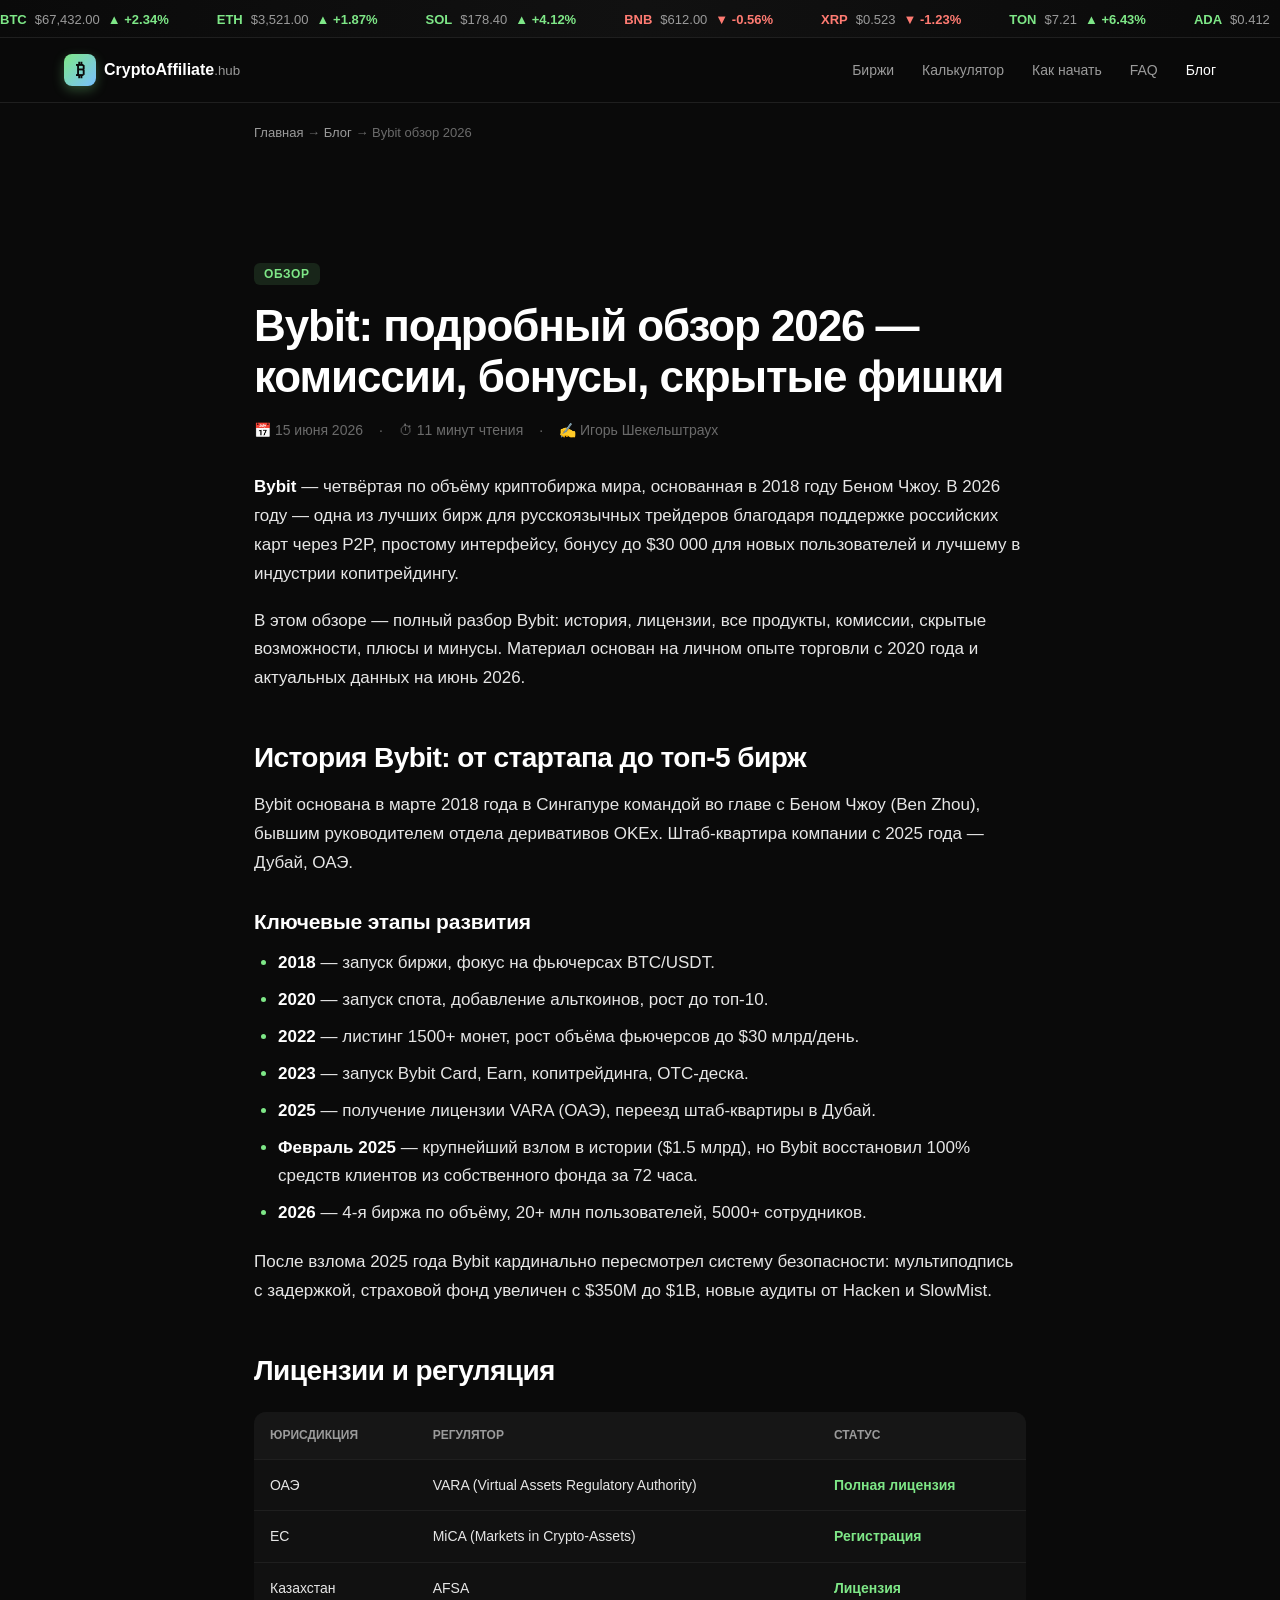
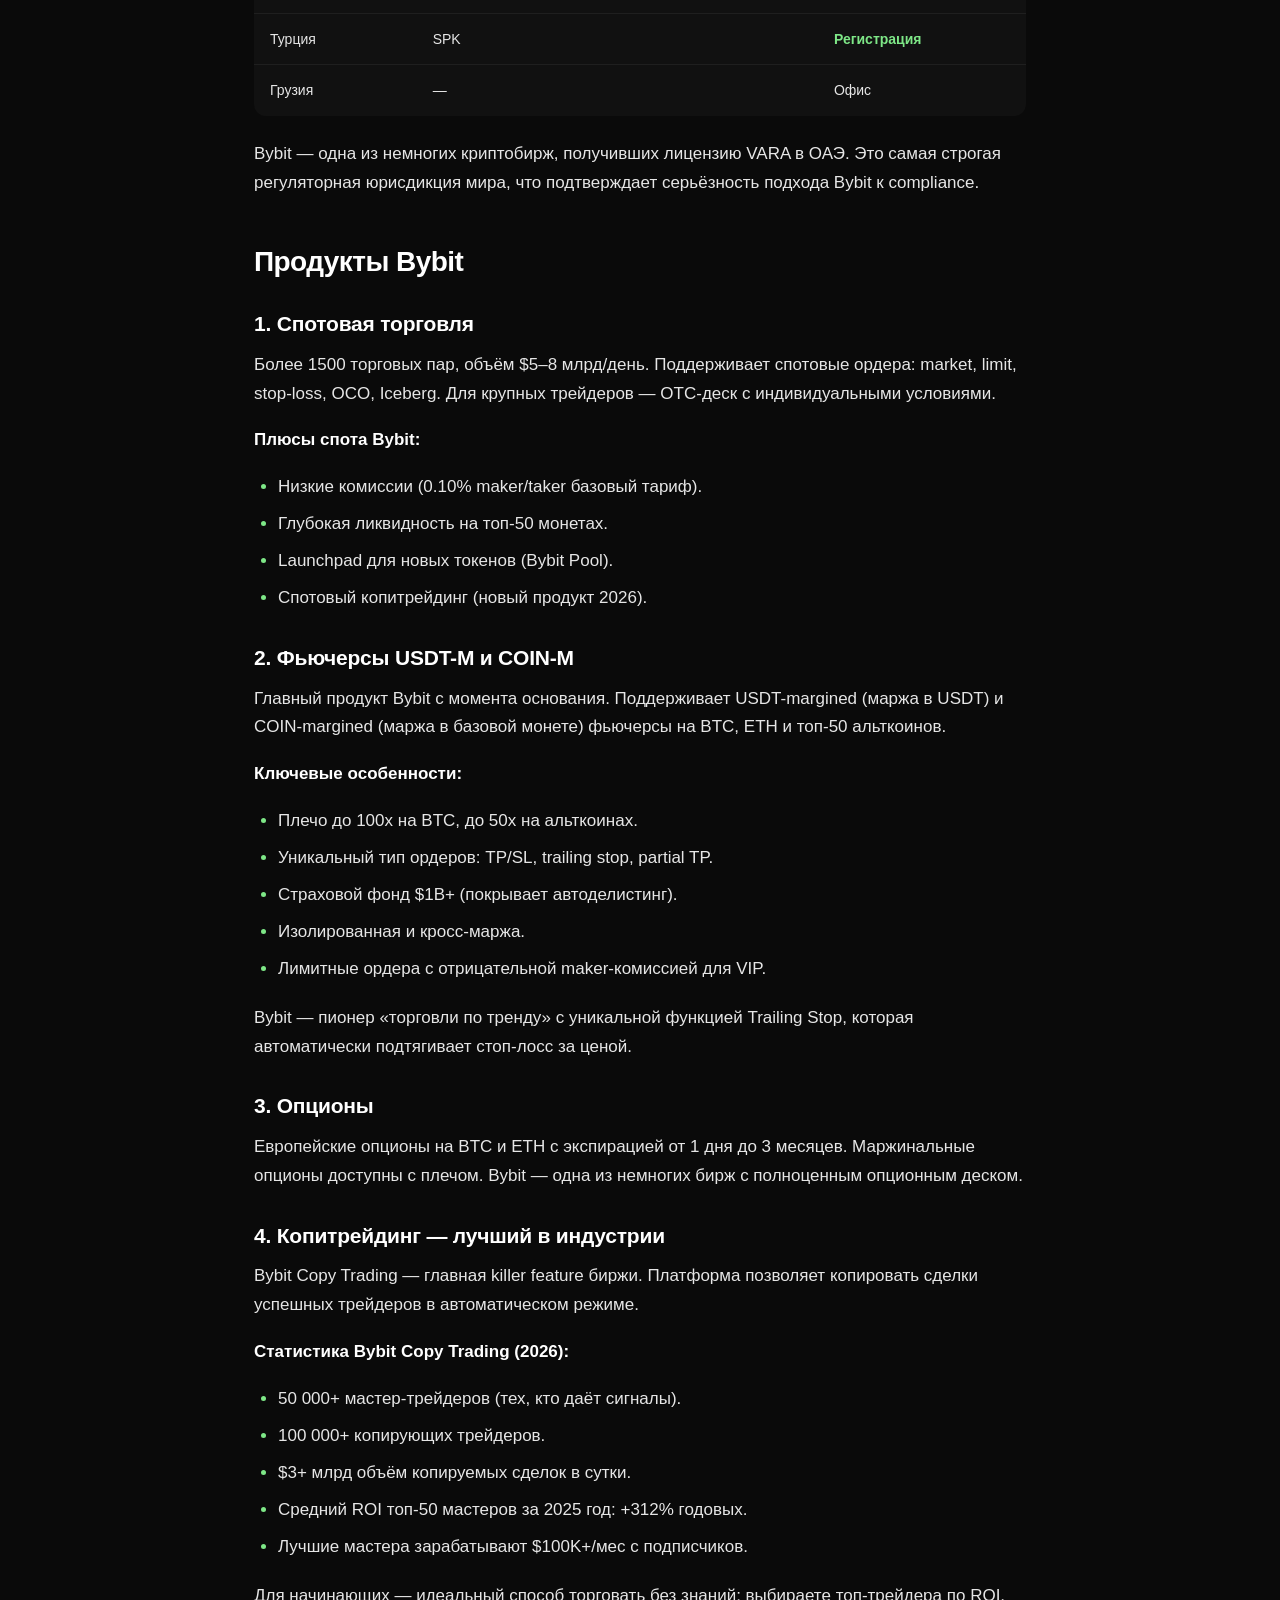
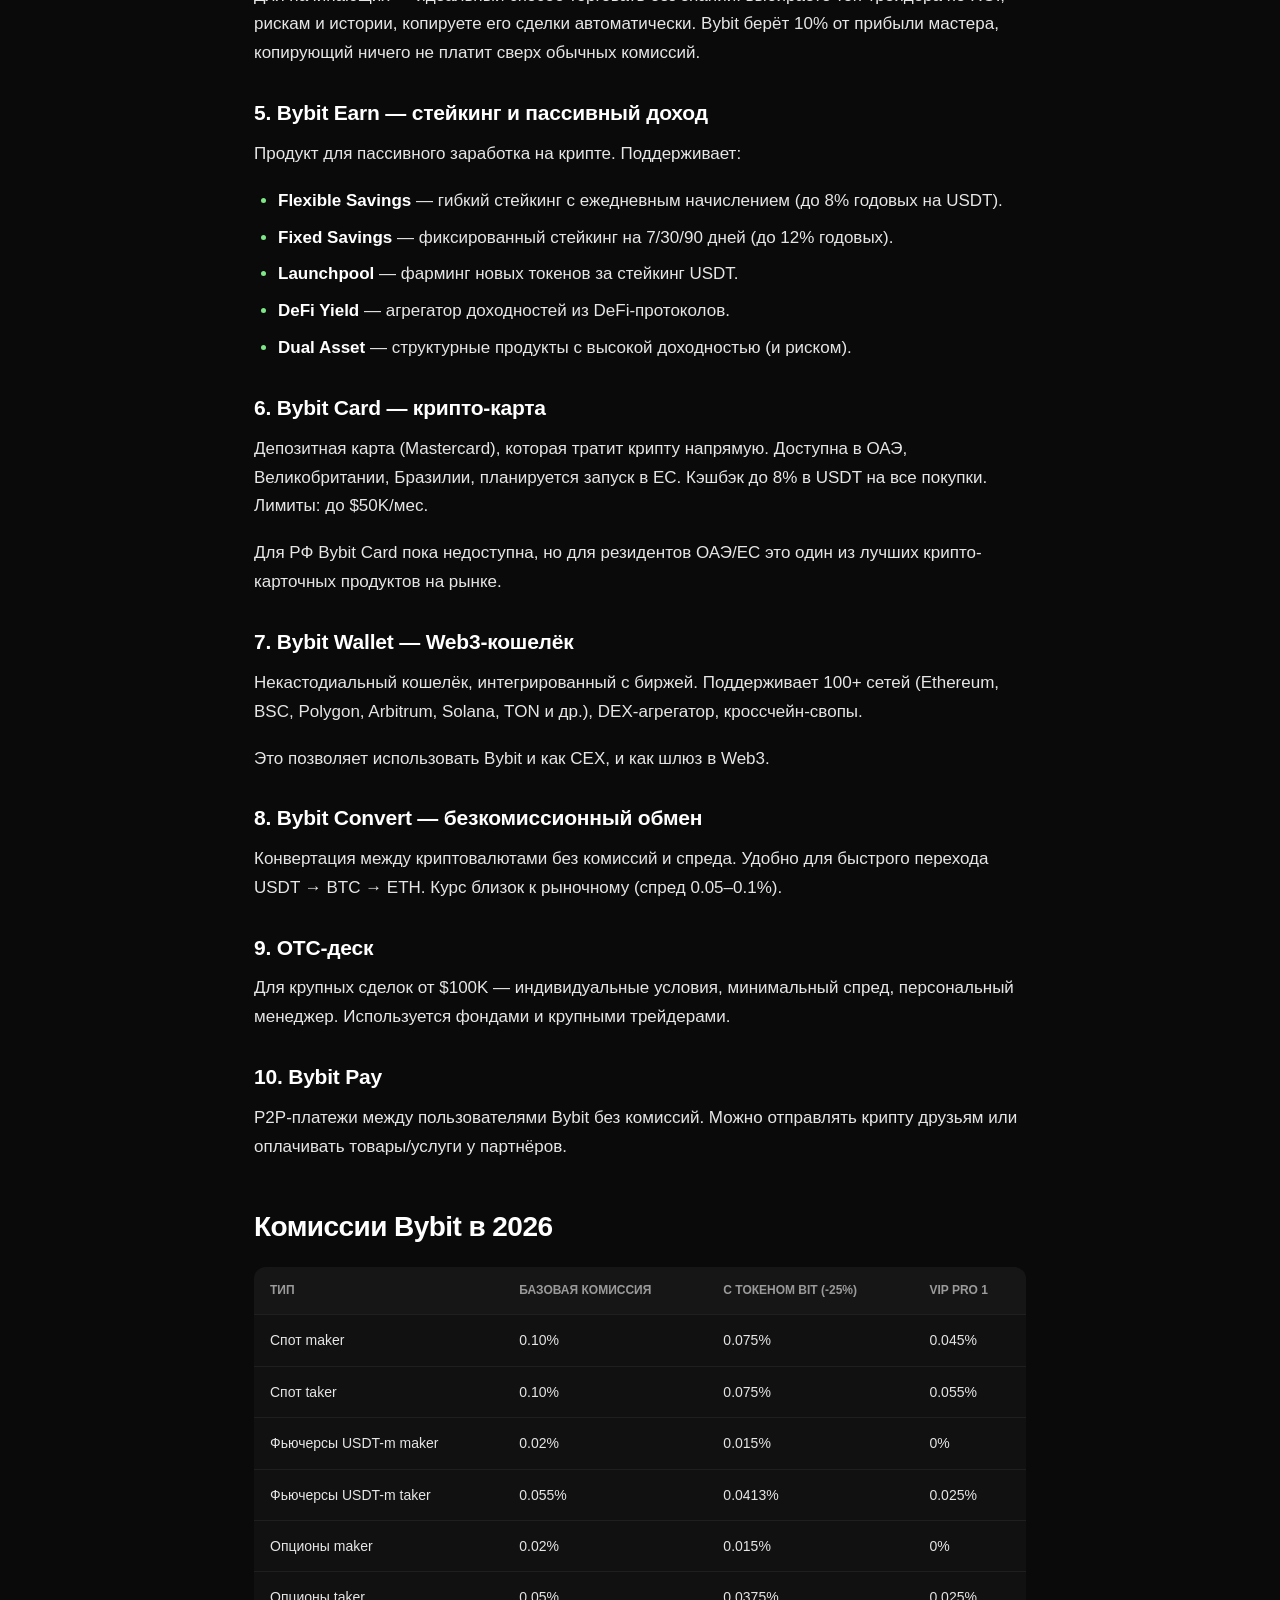
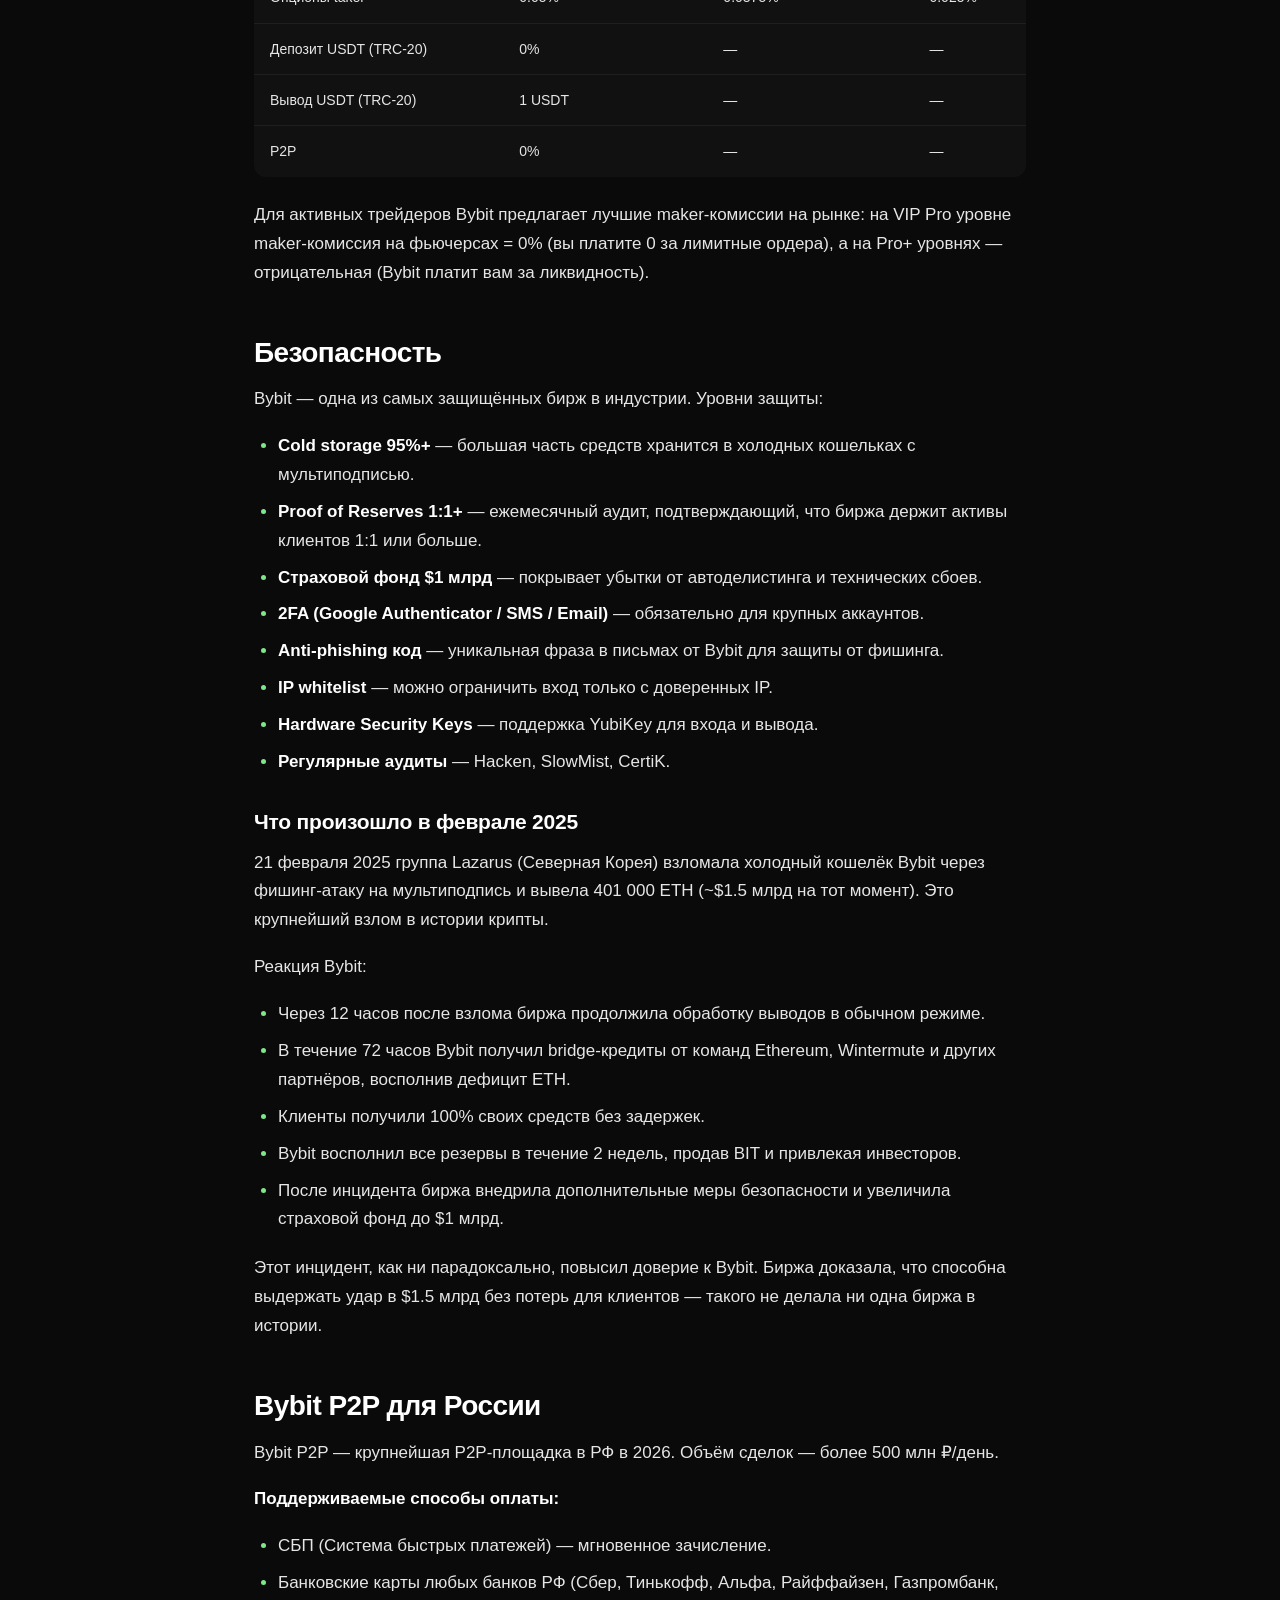
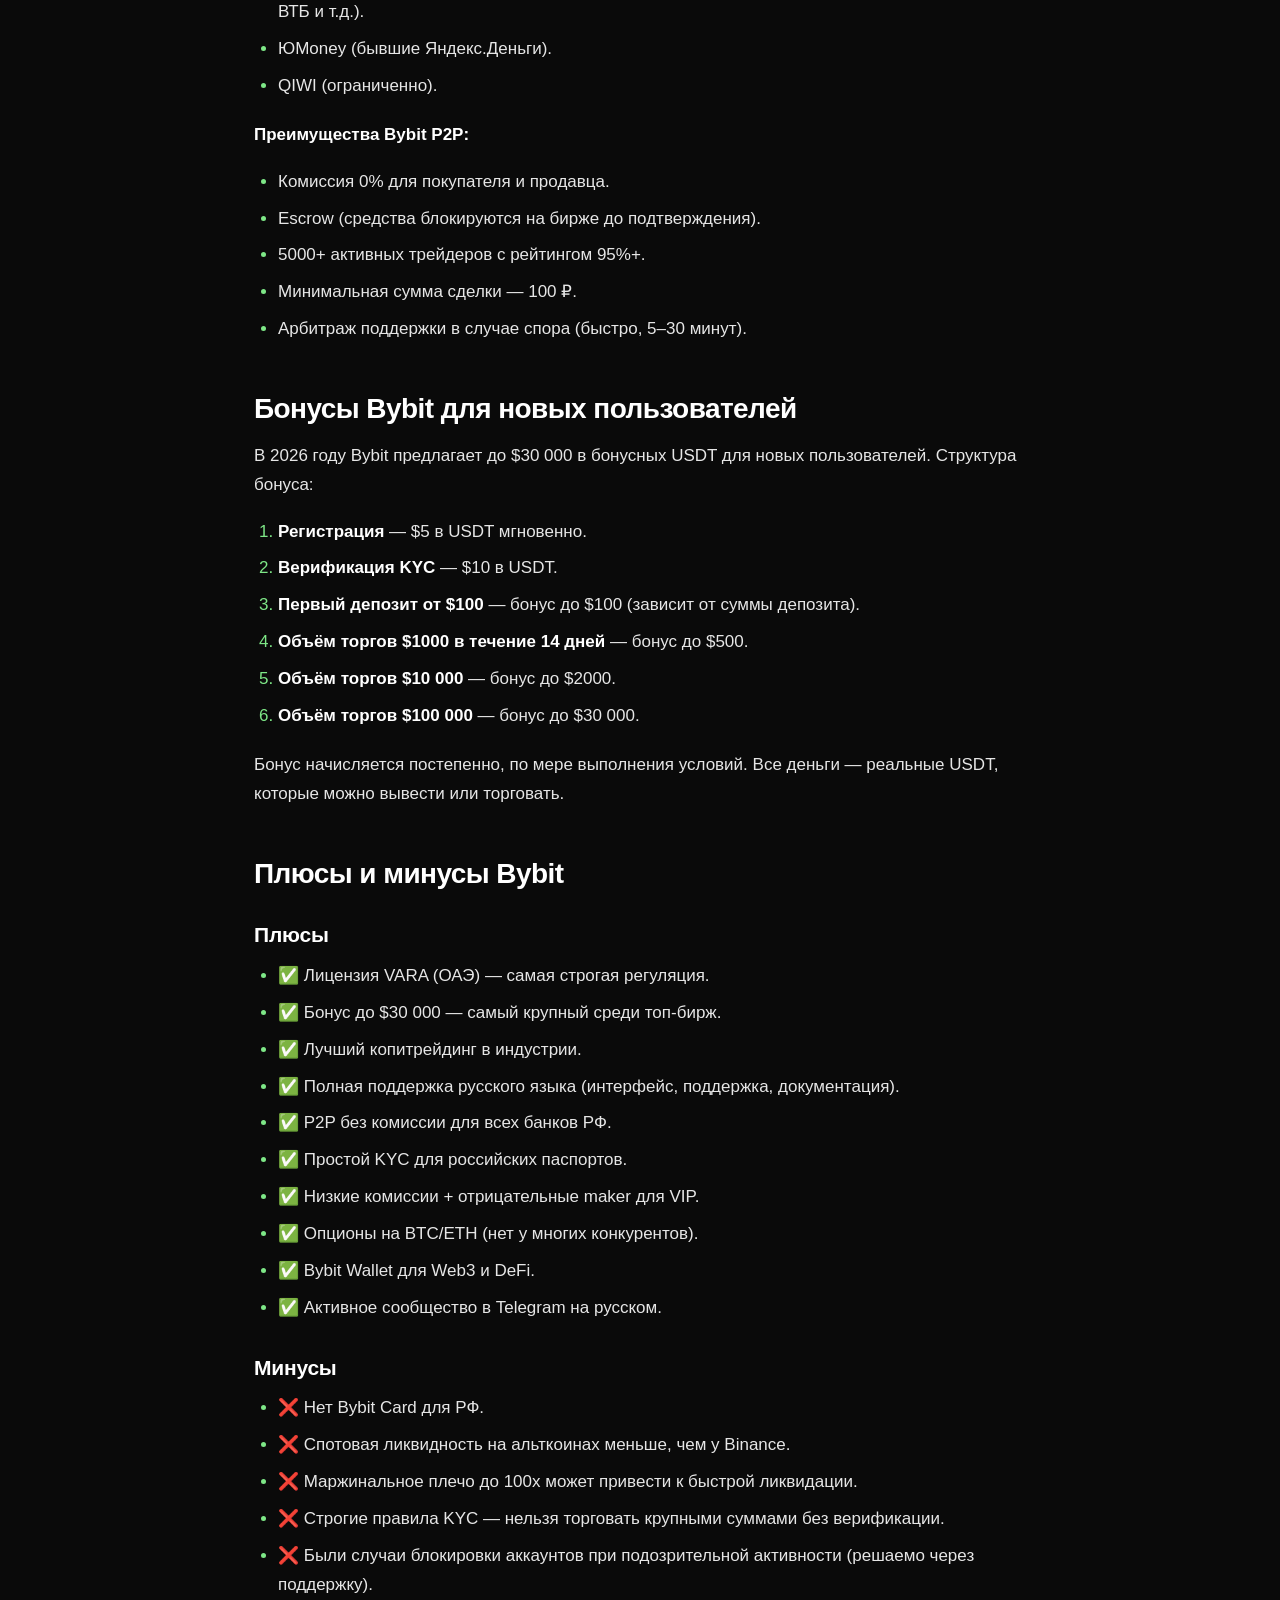
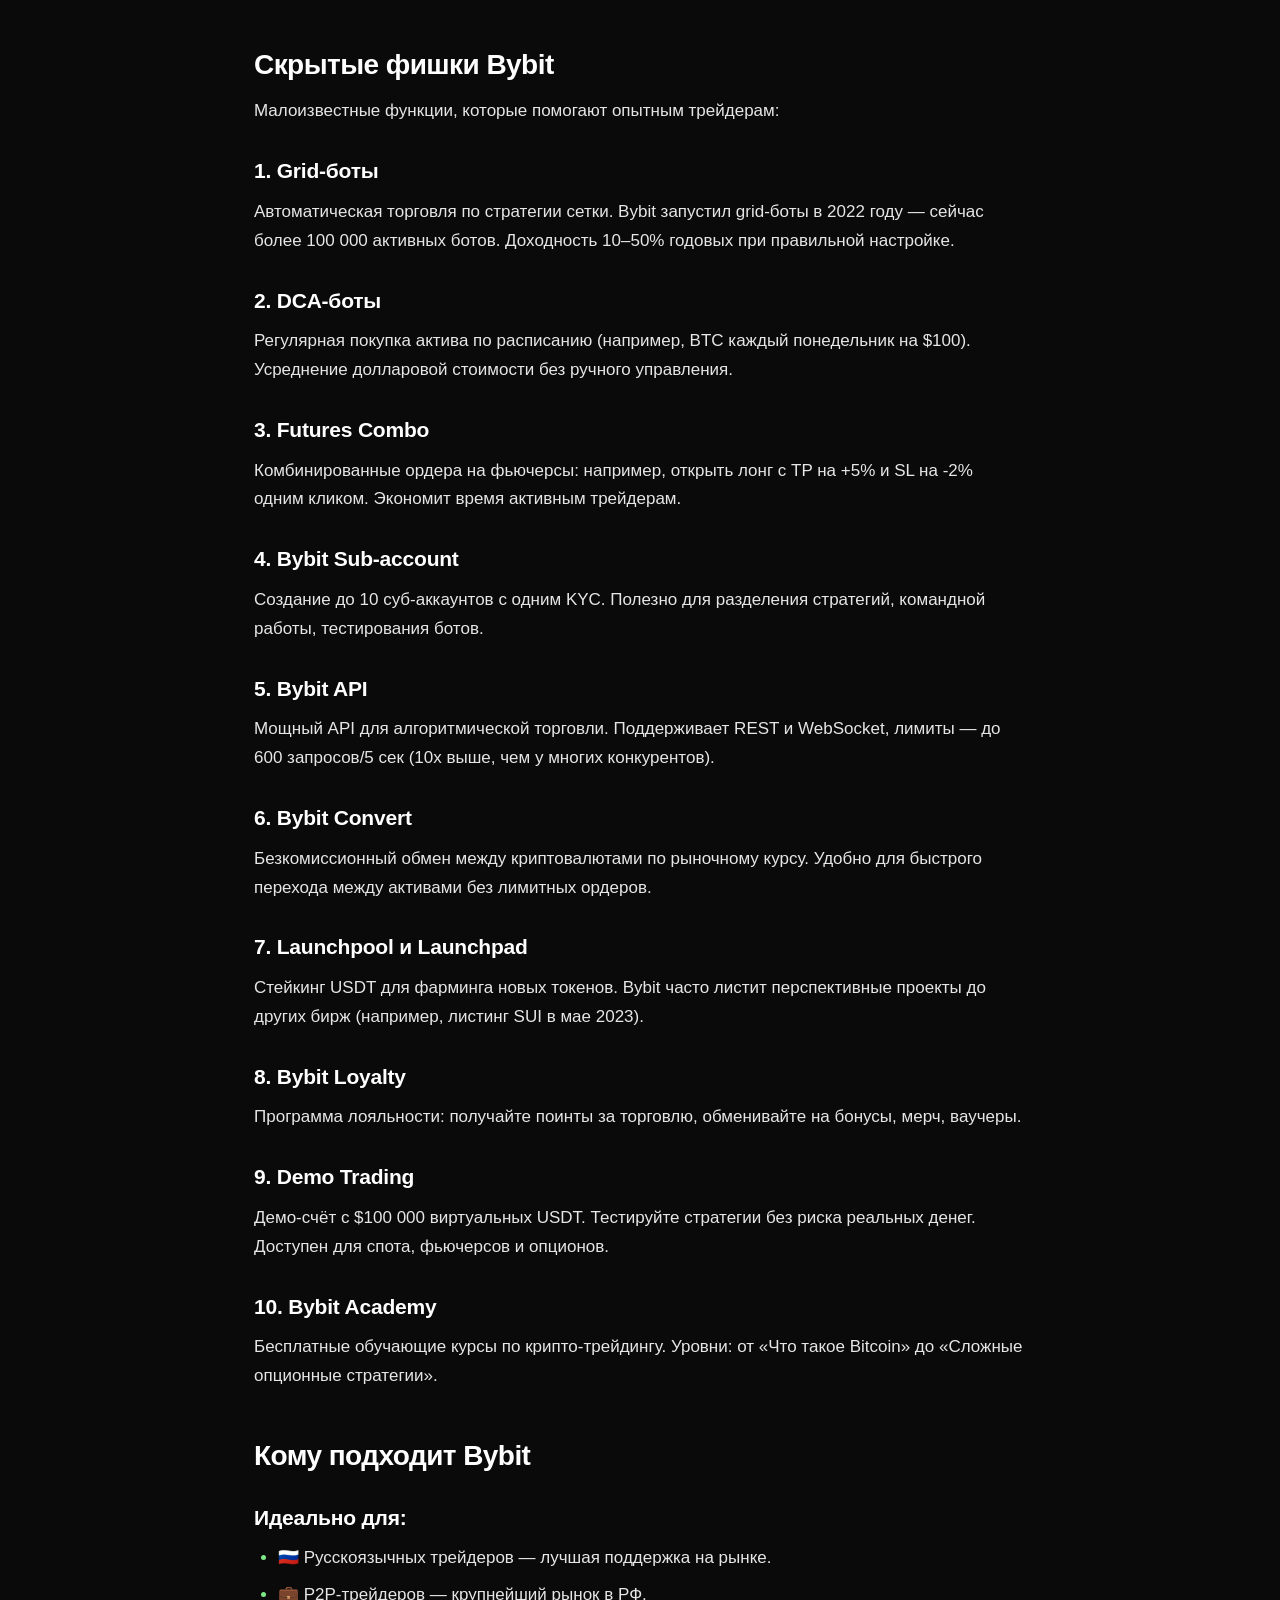
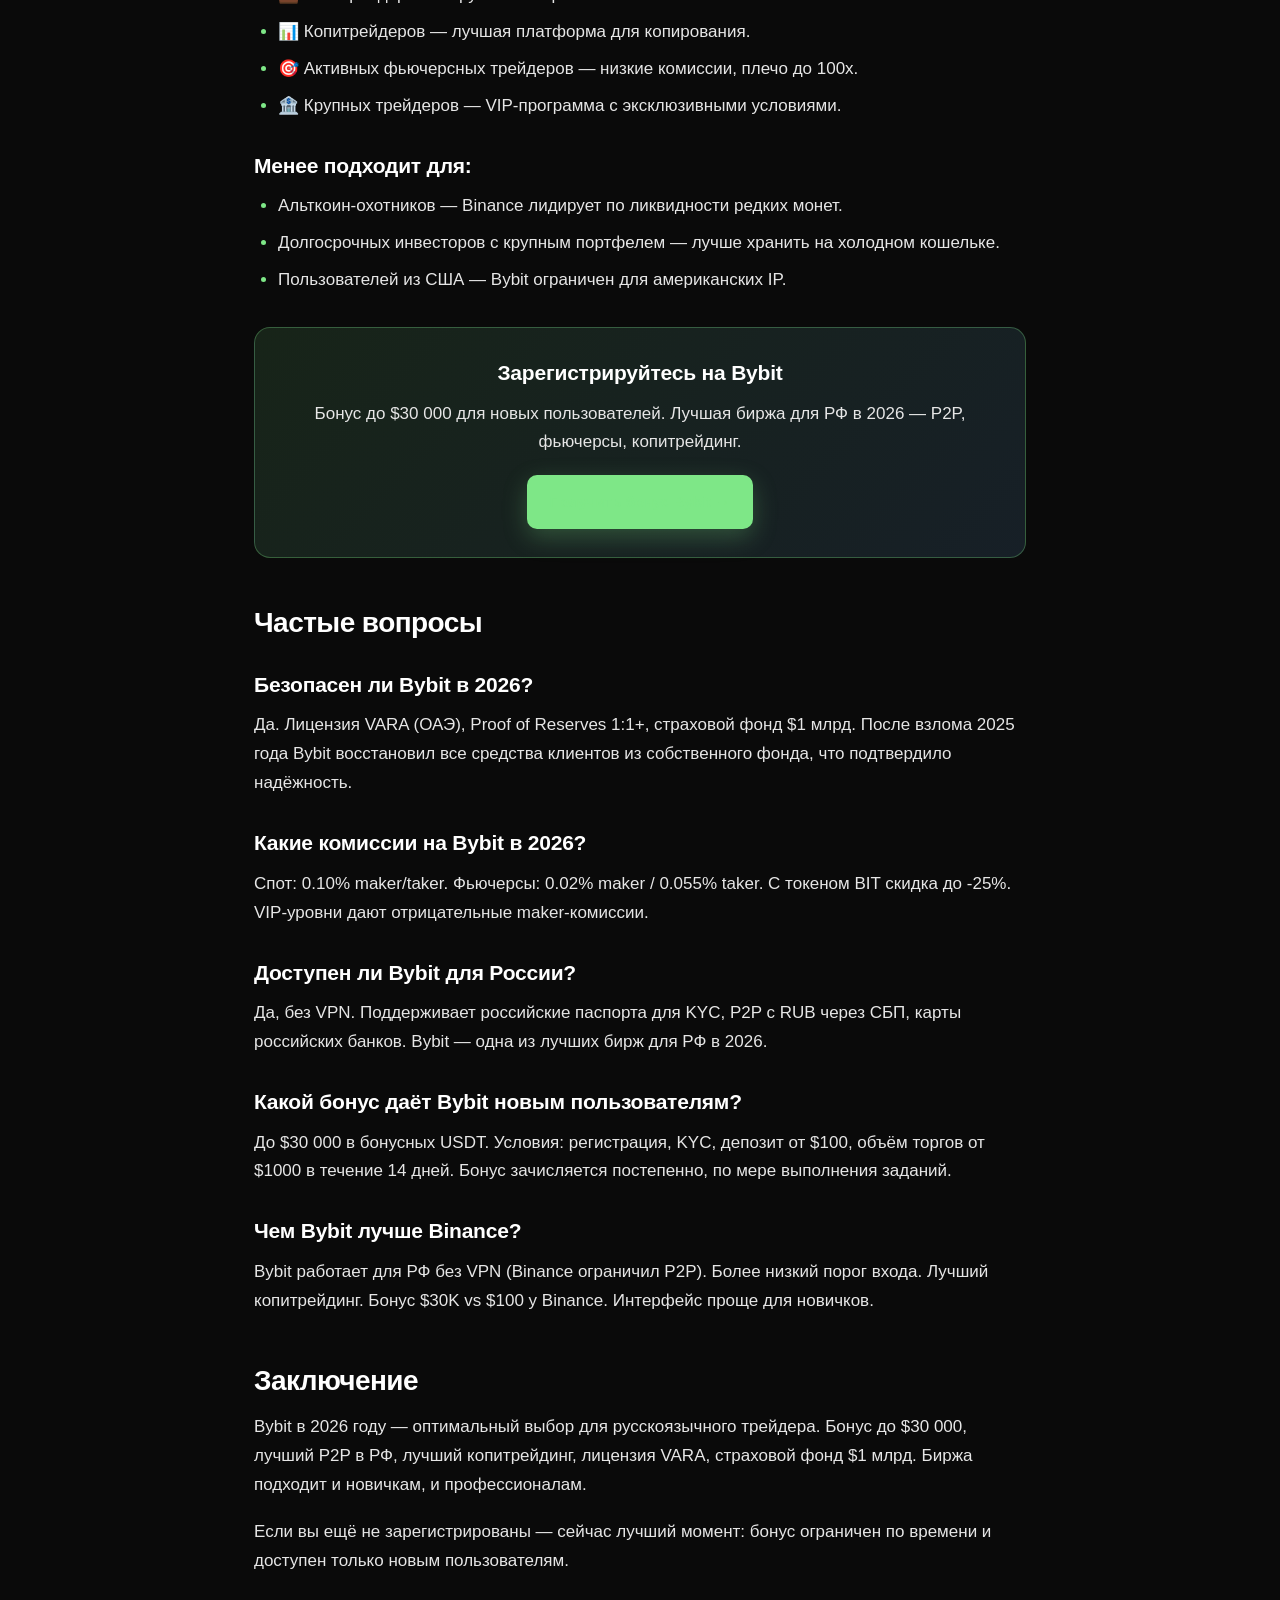
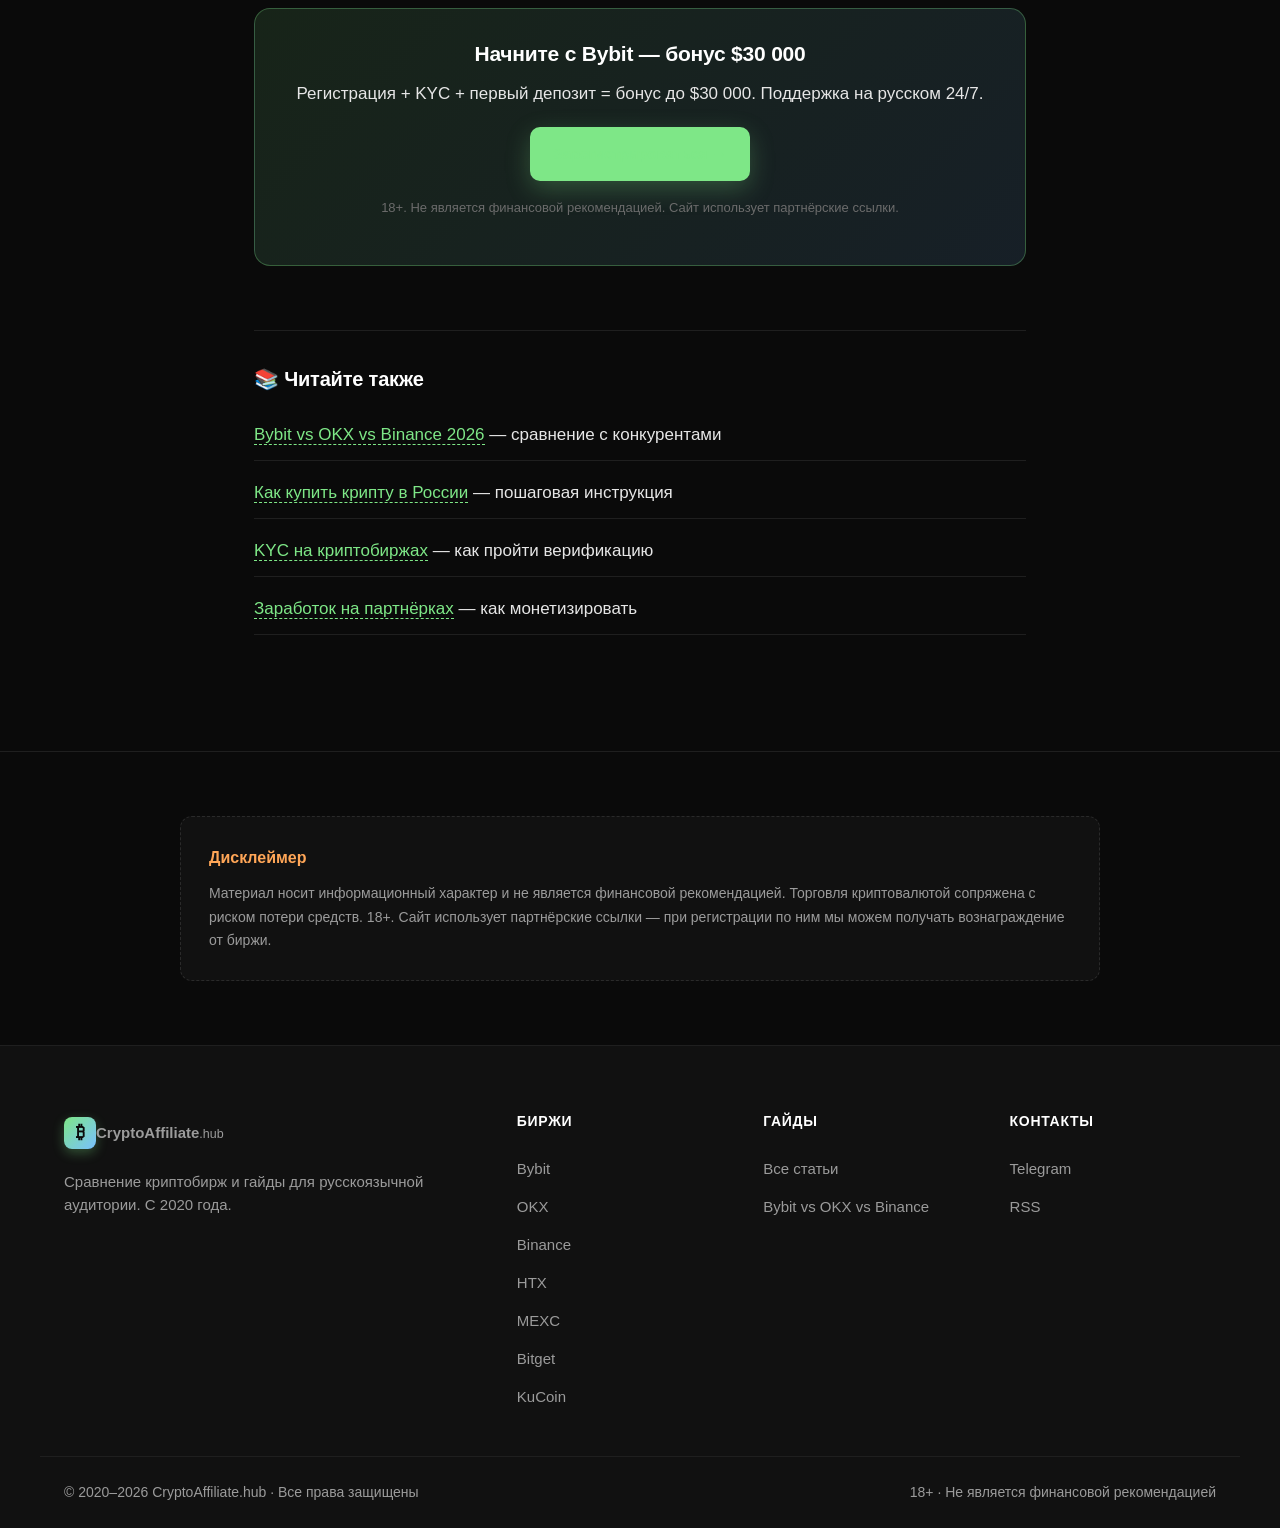
<file: articles/bybit-obzor-2026.html>
<!DOCTYPE html>
<html lang="ru">
<head>
  <meta charset="UTF-8">
  <meta name="viewport" content="width=device-width, initial-scale=1.0">
  <title>Bybit: подробный обзор 2026 — комиссии, бонусы, скрытые фишки</title>
  <meta name="description" content="Детальный обзор Bybit 2026: история, лицензии, продукты (спот, фьючерсы, опционы, копитрейдинг, Earn, Bybit Card), комиссии, плюсы и минусы, скрытые возможности для трейдеров.">
  <meta name="robots" content="index, follow">
  <link rel="canonical" href="https://crypto-affiliate.vercel.app/articles/bybit-obzor-2026.html">
  <meta property="og:type" content="article">
  <meta property="og:title" content="Bybit: подробный обзор 2026 — комиссии, бонусы, фишки">
  <meta property="og:description" content="Всё о Bybit: история, лицензии, продукты, скрытые возможности">
  <meta property="og:url" content="https://crypto-affiliate.vercel.app/articles/bybit-obzor-2026.html">
  <meta property="article:published_time" content="2026-06-15T10:00:00+03:00">
  <meta property="article:modified_time" content="2026-06-26T16:00:00+03:00">

  <link rel="alternate" type="application/rss+xml" title="CryptoAffiliate.hub" href="/articles/rss.xml">

  <script type="application/ld+json">
  {
    "@context": "https://schema.org",
    "@type": "Article",
    "headline": "Bybit: подробный обзор 2026 — комиссии, бонусы, скрытые фишки",
    "description": "Полный обзор Bybit для новичков и профессиональных трейдеров: история, продукты, комиссии, скрытые возможности",
    "image": "https://crypto-affiliate.vercel.app/assets/logo.svg",
    "author": {"@type": "Person", "name": "Игорь Шекельштраух", "url": "https://t.me/shekelstrong"},
    "publisher": {"@type": "Organization", "name": "CryptoAffiliate.hub", "logo": {"@type": "ImageObject", "url": "https://crypto-affiliate.vercel.app/assets/logo.svg"}},
    "datePublished": "2026-06-15T10:00:00+03:00",
    "dateModified": "2026-06-26T16:00:00+03:00",
    "mainEntityOfPage": "https://crypto-affiliate.vercel.app/articles/bybit-obzor-2026.html",
    "keywords": "Bybit, обзор Bybit, Bybit комиссии, Bybit 2026, Bybit отзывы"
  }
  </script>

  <script type="application/ld+json">
  {
    "@context": "https://schema.org",
    "@type": "BreadcrumbList",
    "itemListElement": [
      {"@type": "ListItem", "position": 1, "name": "Главная", "item": "https://crypto-affiliate.vercel.app/"},
      {"@type": "ListItem", "position": 2, "name": "Блог", "item": "https://crypto-affiliate.vercel.app/articles/"},
      {"@type": "ListItem", "position": 3, "name": "Bybit обзор 2026", "item": "https://crypto-affiliate.vercel.app/articles/bybit-obzor-2026.html"}
    ]
  }
  </script>

  <script type="application/ld+json">
  {
    "@context": "https://schema.org",
    "@type": "FAQPage",
    "mainEntity": [
      {
        "@type": "Question",
        "name": "Безопасен ли Bybit в 2026?",
        "acceptedAnswer": {"@type": "Answer", "text": "Да. Лицензия VARA (ОАЭ), Proof of Reserves 1:1+, страховой фонд $1 млрд. После взлома 2025 года Bybit восстановил все средства клиентов из собственного фонда, что подтвердило надёжность."}
      },
      {
        "@type": "Question",
        "name": "Какие комиссии на Bybit в 2026?",
        "acceptedAnswer": {"@type": "Answer", "text": "Спот: 0.10% maker/taker. Фьючерсы: 0.02% maker / 0.055% taker. С токеном BIT скидка до -25%. VIP-уровни дают отрицательные maker-комиссии."}
      },
      {
        "@type": "Question",
        "name": "Доступен ли Bybit для России?",
        "acceptedAnswer": {"@type": "Answer", "text": "Да, без VPN. Поддерживает российские паспорта для KYC, P2P с RUB через СБП, карты российских банков. Bybit — одна из лучших бирж для РФ в 2026."}
      },
      {
        "@type": "Question",
        "name": "Какой бонус даёт Bybit новым пользователям?",
        "acceptedAnswer": {"@type": "Answer", "text": "До $30 000 в бонусных USDT. Условия: регистрация, KYC, депозит от $100, объём торгов от $1000 в течение 14 дней. Бонус зачисляется постепенно, по мере выполнения заданий."}
      },
      {
        "@type": "Question",
        "name": "Чем Bybit лучше Binance?",
        "acceptedAnswer": {"@type": "Answer", "text": "Bybit работает для РФ без VPN (Binance ограничил P2P). Более низкий порог входа. Лучший копитрейдинг. Бонус $30K vs $100 у Binance. Интерфейс проще для новичков."}
      }
    ]
  }
  </script>

  <link rel="icon" href="/assets/favicon.svg" type="image/svg+xml">
  <link rel="stylesheet" href="/src/styles.css">
  <style>
    .article-wrap { max-width: 820px; margin: 0 auto; padding: 32px 24px 96px; }
    .article-hero { padding: 64px 0 32px; }
    .article-hero h1 { font-size: clamp(32px, 5vw, 44px); font-weight: 800; color: #fff; line-height: 1.15; letter-spacing: -0.025em; margin: 16px 0 16px; }
    .article-hero .meta { color: var(--text-mute); font-size: 14px; display: flex; gap: 16px; flex-wrap: wrap; align-items: center; }
    .article-hero .tag { background: var(--mint-soft); color: var(--mint); padding: 4px 10px; border-radius: 6px; font-size: 12px; font-weight: 600; text-transform: uppercase; letter-spacing: 0.05em; }
    .article-content h2 { font-size: 28px; font-weight: 800; color: #fff; letter-spacing: -0.02em; margin: 48px 0 16px; line-height: 1.2; }
    .article-content h3 { font-size: 21px; font-weight: 700; color: #fff; margin: 28px 0 10px; letter-spacing: -0.01em; }
    .article-content p { font-size: 17px; line-height: 1.7; color: var(--text); margin: 0 0 18px; }
    .article-content ul, .article-content ol { margin: 0 0 20px; padding-left: 24px; }
    .article-content li { font-size: 17px; line-height: 1.7; color: var(--text); margin-bottom: 8px; }
    .article-content li::marker { color: var(--mint); }
    .article-content a { color: var(--mint); border-bottom: 1px dashed rgba(126,231,135,0.5); }
    .article-content strong { color: #fff; font-weight: 700; }
    .article-content table { width: 100%; border-collapse: collapse; margin: 24px 0; font-size: 14px; background: var(--bg-elev); border-radius: 12px; overflow: hidden; }
    .article-content table th { background: var(--bg-elev-2); color: var(--text-dim); font-weight: 600; text-transform: uppercase; font-size: 12px; padding: 14px 16px; text-align: left; border-bottom: 1px solid var(--border); }
    .article-content table td { padding: 14px 16px; border-bottom: 1px solid var(--border); color: var(--text); }
    .article-content table tr:last-child td { border-bottom: 0; }
    .article-content .yes { color: var(--mint); font-weight: 600; }
    .article-content .no { color: var(--text-mute); }
    .article-content blockquote { margin: 24px 0; padding: 20px 24px; background: linear-gradient(135deg, var(--mint-soft), var(--sky-soft)); border-left: 3px solid var(--mint); border-radius: 8px; font-style: italic; color: var(--text); }
    .article-content .cta-box { background: linear-gradient(135deg, var(--mint-soft), var(--sky-soft)); border: 1px solid rgba(126,231,135,0.3); border-radius: 16px; padding: 28px; margin: 32px 0; text-align: center; }
    .article-content .cta-box h3 { margin-top: 0; }
    .related-articles { margin-top: 64px; padding-top: 32px; border-top: 1px solid var(--border); }
    .related-articles h3 { color: #fff; font-size: 20px; font-weight: 700; margin: 0 0 16px; }
    .related-articles ul { list-style: none; padding: 0; }
    .related-articles li { padding: 10px 0; border-bottom: 1px solid var(--border); }
    .related-articles li a { color: var(--mint); border-bottom: 1px dashed; }
    .breadcrumb { padding: 20px 0; font-size: 13px; color: var(--text-mute); max-width: 820px; margin: 0 auto; padding-left: 24px; }
    .breadcrumb a { color: var(--text-dim); }
    .breadcrumb a:hover { color: var(--mint); }
    .highlight-box { background: var(--bg-elev); border: 1px solid var(--mint); border-radius: 12px; padding: 24px; margin: 24px 0; }
    .highlight-box h4 { color: var(--mint); margin: 0 0 12px; font-size: 16px; font-weight: 700; }
  </style>
</head>
<body>
  <div class="ticker"><div class="ticker__track" id="tickerTrack"></div></div>
  <header class="header" id="header">
    <div class="container header__inner">
      <a href="/" class="logo"><span class="logo__mark">₿</span><span class="logo__text">CryptoAffiliate<small>.hub</small></span></a>
      <nav class="nav"><a href="/#exchanges">Биржи</a><a href="/#calculator">Калькулятор</a><a href="/#how">Как начать</a><a href="/#faq">FAQ</a><a href="/articles/" style="color:#fff">Блог</a></nav>
      <button class="burger" id="burger" aria-label="Меню"><span></span><span></span><span></span></button>
    </div>
  </header>

  <div class="breadcrumb"><a href="/">Главная</a> → <a href="/articles/">Блог</a> → <span>Bybit обзор 2026</span></div>

  <article>
    <div class="article-wrap">
      <div class="article-hero">
        <span class="tag">Обзор</span>
        <h1>Bybit: подробный обзор 2026 — комиссии, бонусы, скрытые фишки</h1>
        <div class="meta">
          <span>📅 15 июня 2026</span>
          <span>·</span>
          <span>⏱ 11 минут чтения</span>
          <span>·</span>
          <span>✍️ Игорь Шекельштраух</span>
        </div>
      </div>

      <div class="article-content">
        <p><strong>Bybit</strong> — четвёртая по объёму криптобиржа мира, основанная в 2018 году Беном Чжоу. В 2026 году — одна из лучших бирж для русскоязычных трейдеров благодаря поддержке российских карт через P2P, простому интерфейсу, бонусу до $30 000 для новых пользователей и лучшему в индустрии копитрейдингу.</p>

        <p>В этом обзоре — полный разбор Bybit: история, лицензии, все продукты, комиссии, скрытые возможности, плюсы и минусы. Материал основан на личном опыте торговли с 2020 года и актуальных данных на июнь 2026.</p>

        <h2>История Bybit: от стартапа до топ-5 бирж</h2>

        <p>Bybit основана в марте 2018 года в Сингапуре командой во главе с Беном Чжоу (Ben Zhou), бывшим руководителем отдела деривативов OKEx. Штаб-квартира компании с 2025 года — Дубай, ОАЭ.</p>

        <h3>Ключевые этапы развития</h3>
        <ul>
          <li><strong>2018</strong> — запуск биржи, фокус на фьючерсах BTC/USDT.</li>
          <li><strong>2020</strong> — запуск спота, добавление альткоинов, рост до топ-10.</li>
          <li><strong>2022</strong> — листинг 1500+ монет, рост объёма фьючерсов до $30 млрд/день.</li>
          <li><strong>2023</strong> — запуск Bybit Card, Earn, копитрейдинга, OTC-деска.</li>
          <li><strong>2025</strong> — получение лицензии VARA (ОАЭ), переезд штаб-квартиры в Дубай.</li>
          <li><strong>Февраль 2025</strong> — крупнейший взлом в истории ($1.5 млрд), но Bybit восстановил 100% средств клиентов из собственного фонда за 72 часа.</li>
          <li><strong>2026</strong> — 4-я биржа по объёму, 20+ млн пользователей, 5000+ сотрудников.</li>
        </ul>

        <p>После взлома 2025 года Bybit кардинально пересмотрел систему безопасности: мультиподпись с задержкой, страховой фонд увеличен с $350M до $1B, новые аудиты от Hacken и SlowMist.</p>

        <h2>Лицензии и регуляция</h2>

        <table>
          <thead><tr><th>Юрисдикция</th><th>Регулятор</th><th>Статус</th></tr></thead>
          <tbody>
            <tr><td>ОАЭ</td><td>VARA (Virtual Assets Regulatory Authority)</td><td class="yes">Полная лицензия</td></tr>
            <tr><td>ЕС</td><td>MiCA (Markets in Crypto-Assets)</td><td class="yes">Регистрация</td></tr>
            <tr><td>Казахстан</td><td>AFSA</td><td class="yes">Лицензия</td></tr>
            <tr><td>Турция</td><td>SPK</td><td class="yes">Регистрация</td></tr>
            <tr><td>Грузия</td><td>—</td><td>Офис</td></tr>
          </tbody>
        </table>

        <p>Bybit — одна из немногих криптобирж, получивших лицензию VARA в ОАЭ. Это самая строгая регуляторная юрисдикция мира, что подтверждает серьёзность подхода Bybit к compliance.</p>

        <h2>Продукты Bybit</h2>

        <h3>1. Спотовая торговля</h3>
        <p>Более 1500 торговых пар, объём $5–8 млрд/день. Поддерживает спотовые ордера: market, limit, stop-loss, OCO, Iceberg. Для крупных трейдеров — OTC-деск с индивидуальными условиями.</p>

        <p><strong>Плюсы спота Bybit:</strong></p>
        <ul>
          <li>Низкие комиссии (0.10% maker/taker базовый тариф).</li>
          <li>Глубокая ликвидность на топ-50 монетах.</li>
          <li>Launchpad для новых токенов (Bybit Pool).</li>
          <li>Спотовый копитрейдинг (новый продукт 2026).</li>
        </ul>

        <h3>2. Фьючерсы USDT-M и COIN-M</h3>
        <p>Главный продукт Bybit с момента основания. Поддерживает USDT-margined (маржа в USDT) и COIN-margined (маржа в базовой монете) фьючерсы на BTC, ETH и топ-50 альткоинов.</p>

        <p><strong>Ключевые особенности:</strong></p>
        <ul>
          <li>Плечо до 100x на BTC, до 50x на альткоинах.</li>
          <li>Уникальный тип ордеров: TP/SL, trailing stop, partial TP.</li>
          <li>Страховой фонд $1B+ (покрывает автоделистинг).</li>
          <li>Изолированная и кросс-маржа.</li>
          <li>Лимитные ордера с отрицательной maker-комиссией для VIP.</li>
        </ul>

        <p>Bybit — пионер «торговли по тренду» с уникальной функцией Trailing Stop, которая автоматически подтягивает стоп-лосс за ценой.</p>

        <h3>3. Опционы</h3>
        <p>Европейские опционы на BTC и ETH с экспирацией от 1 дня до 3 месяцев. Маржинальные опционы доступны с плечом. Bybit — одна из немногих бирж с полноценным опционным деском.</p>

        <h3>4. Копитрейдинг — лучший в индустрии</h3>
        <p>Bybit Copy Trading — главная killer feature биржи. Платформа позволяет копировать сделки успешных трейдеров в автоматическом режиме.</p>

        <p><strong>Статистика Bybit Copy Trading (2026):</strong></p>
        <ul>
          <li>50 000+ мастер-трейдеров (тех, кто даёт сигналы).</li>
          <li>100 000+ копирующих трейдеров.</li>
          <li>$3+ млрд объём копируемых сделок в сутки.</li>
          <li>Средний ROI топ-50 мастеров за 2025 год: +312% годовых.</li>
          <li>Лучшие мастера зарабатывают $100K+/мес с подписчиков.</li>
        </ul>

        <p>Для начинающих — идеальный способ торговать без знаний: выбираете топ-трейдера по ROI, рискам и истории, копируете его сделки автоматически. Bybit берёт 10% от прибыли мастера, копирующий ничего не платит сверх обычных комиссий.</p>

        <h3>5. Bybit Earn — стейкинг и пассивный доход</h3>
        <p>Продукт для пассивного заработка на крипте. Поддерживает:</p>
        <ul>
          <li><strong>Flexible Savings</strong> — гибкий стейкинг с ежедневным начислением (до 8% годовых на USDT).</li>
          <li><strong>Fixed Savings</strong> — фиксированный стейкинг на 7/30/90 дней (до 12% годовых).</li>
          <li><strong>Launchpool</strong> — фарминг новых токенов за стейкинг USDT.</li>
          <li><strong>DeFi Yield</strong> — агрегатор доходностей из DeFi-протоколов.</li>
          <li><strong>Dual Asset</strong> — структурные продукты с высокой доходностью (и риском).</li>
        </ul>

        <h3>6. Bybit Card — крипто-карта</h3>
        <p>Депозитная карта (Mastercard), которая тратит крипту напрямую. Доступна в ОАЭ, Великобритании, Бразилии, планируется запуск в ЕС. Кэшбэк до 8% в USDT на все покупки. Лимиты: до $50K/мес.</p>

        <p>Для РФ Bybit Card пока недоступна, но для резидентов ОАЭ/ЕС это один из лучших крипто-карточных продуктов на рынке.</p>

        <h3>7. Bybit Wallet — Web3-кошелёк</h3>
        <p>Некастодиальный кошелёк, интегрированный с биржей. Поддерживает 100+ сетей (Ethereum, BSC, Polygon, Arbitrum, Solana, TON и др.), DEX-агрегатор, кроссчейн-свопы.</p>

        <p>Это позволяет использовать Bybit и как CEX, и как шлюз в Web3.</p>

        <h3>8. Bybit Convert — безкомиссионный обмен</h3>
        <p>Конвертация между криптовалютами без комиссий и спреда. Удобно для быстрого перехода USDT → BTC → ETH. Курс близок к рыночному (спред 0.05–0.1%).</p>

        <h3>9. OTC-деск</h3>
        <p>Для крупных сделок от $100K — индивидуальные условия, минимальный спред, персональный менеджер. Используется фондами и крупными трейдерами.</p>

        <h3>10. Bybit Pay</h3>
        <p>P2P-платежи между пользователями Bybit без комиссий. Можно отправлять крипту друзьям или оплачивать товары/услуги у партнёров.</p>

        <h2>Комиссии Bybit в 2026</h2>

        <table>
          <thead><tr><th>Тип</th><th>Базовая комиссия</th><th>С токеном BIT (-25%)</th><th>VIP Pro 1</th></tr></thead>
          <tbody>
            <tr><td>Спот maker</td><td>0.10%</td><td>0.075%</td><td>0.045%</td></tr>
            <tr><td>Спот taker</td><td>0.10%</td><td>0.075%</td><td>0.055%</td></tr>
            <tr><td>Фьючерсы USDT-m maker</td><td>0.02%</td><td>0.015%</td><td>0%</td></tr>
            <tr><td>Фьючерсы USDT-m taker</td><td>0.055%</td><td>0.0413%</td><td>0.025%</td></tr>
            <tr><td>Опционы maker</td><td>0.02%</td><td>0.015%</td><td>0%</td></tr>
            <tr><td>Опционы taker</td><td>0.05%</td><td>0.0375%</td><td>0.025%</td></tr>
            <tr><td>Депозит USDT (TRC-20)</td><td>0%</td><td>—</td><td>—</td></tr>
            <tr><td>Вывод USDT (TRC-20)</td><td>1 USDT</td><td>—</td><td>—</td></tr>
            <tr><td>P2P</td><td>0%</td><td>—</td><td>—</td></tr>
          </tbody>
        </table>

        <p>Для активных трейдеров Bybit предлагает лучшие maker-комиссии на рынке: на VIP Pro уровне maker-комиссия на фьючерсах = 0% (вы платите 0 за лимитные ордера), а на Pro+ уровнях — отрицательная (Bybit платит вам за ликвидность).</p>

        <h2>Безопасность</h2>

        <p>Bybit — одна из самых защищённых бирж в индустрии. Уровни защиты:</p>

        <ul>
          <li><strong>Cold storage 95%+</strong> — большая часть средств хранится в холодных кошельках с мультиподписью.</li>
          <li><strong>Proof of Reserves 1:1+</strong> — ежемесячный аудит, подтверждающий, что биржа держит активы клиентов 1:1 или больше.</li>
          <li><strong>Страховой фонд $1 млрд</strong> — покрывает убытки от автоделистинга и технических сбоев.</li>
          <li><strong>2FA (Google Authenticator / SMS / Email)</strong> — обязательно для крупных аккаунтов.</li>
          <li><strong>Anti-phishing код</strong> — уникальная фраза в письмах от Bybit для защиты от фишинга.</li>
          <li><strong>IP whitelist</strong> — можно ограничить вход только с доверенных IP.</li>
          <li><strong>Hardware Security Keys</strong> — поддержка YubiKey для входа и вывода.</li>
          <li><strong>Регулярные аудиты</strong> — Hacken, SlowMist, CertiK.</li>
        </ul>

        <h3>Что произошло в феврале 2025</h3>
        <p>21 февраля 2025 группа Lazarus (Северная Корея) взломала холодный кошелёк Bybit через фишинг-атаку на мультиподпись и вывела 401 000 ETH (~$1.5 млрд на тот момент). Это крупнейший взлом в истории крипты.</p>

        <p>Реакция Bybit:</p>
        <ul>
          <li>Через 12 часов после взлома биржа продолжила обработку выводов в обычном режиме.</li>
          <li>В течение 72 часов Bybit получил bridge-кредиты от команд Ethereum, Wintermute и других партнёров, восполнив дефицит ETH.</li>
          <li>Клиенты получили 100% своих средств без задержек.</li>
          <li>Bybit восполнил все резервы в течение 2 недель, продав BIT и привлекая инвесторов.</li>
          <li>После инцидента биржа внедрила дополнительные меры безопасности и увеличила страховой фонд до $1 млрд.</li>
        </ul>

        <p>Этот инцидент, как ни парадоксально, повысил доверие к Bybit. Биржа доказала, что способна выдержать удар в $1.5 млрд без потерь для клиентов — такого не делала ни одна биржа в истории.</p>

        <h2>Bybit P2P для России</h2>

        <p>Bybit P2P — крупнейшая P2P-площадка в РФ в 2026. Объём сделок — более 500 млн ₽/день.</p>

        <p><strong>Поддерживаемые способы оплаты:</strong></p>
        <ul>
          <li>СБП (Система быстрых платежей) — мгновенное зачисление.</li>
          <li>Банковские карты любых банков РФ (Сбер, Тинькофф, Альфа, Райффайзен, Газпромбанк, ВТБ и т.д.).</li>
          <li>ЮMoney (бывшие Яндекс.Деньги).</li>
          <li>QIWI (ограниченно).</li>
        </ul>

        <p><strong>Преимущества Bybit P2P:</strong></p>
        <ul>
          <li>Комиссия 0% для покупателя и продавца.</li>
          <li>Escrow (средства блокируются на бирже до подтверждения).</li>
          <li>5000+ активных трейдеров с рейтингом 95%+.</li>
          <li>Минимальная сумма сделки — 100 ₽.</li>
          <li>Арбитраж поддержки в случае спора (быстро, 5–30 минут).</li>
        </ul>

        <h2>Бонусы Bybit для новых пользователей</h2>

        <p>В 2026 году Bybit предлагает до $30 000 в бонусных USDT для новых пользователей. Структура бонуса:</p>

        <ol>
          <li><strong>Регистрация</strong> — $5 в USDT мгновенно.</li>
          <li><strong>Верификация KYC</strong> — $10 в USDT.</li>
          <li><strong>Первый депозит от $100</strong> — бонус до $100 (зависит от суммы депозита).</li>
          <li><strong>Объём торгов $1000 в течение 14 дней</strong> — бонус до $500.</li>
          <li><strong>Объём торгов $10 000</strong> — бонус до $2000.</li>
          <li><strong>Объём торгов $100 000</strong> — бонус до $30 000.</li>
        </ol>

        <p>Бонус начисляется постепенно, по мере выполнения условий. Все деньги — реальные USDT, которые можно вывести или торговать.</p>

        <h2>Плюсы и минусы Bybit</h2>

        <h3>Плюсы</h3>
        <ul>
          <li>✅ Лицензия VARA (ОАЭ) — самая строгая регуляция.</li>
          <li>✅ Бонус до $30 000 — самый крупный среди топ-бирж.</li>
          <li>✅ Лучший копитрейдинг в индустрии.</li>
          <li>✅ Полная поддержка русского языка (интерфейс, поддержка, документация).</li>
          <li>✅ P2P без комиссии для всех банков РФ.</li>
          <li>✅ Простой KYC для российских паспортов.</li>
          <li>✅ Низкие комиссии + отрицательные maker для VIP.</li>
          <li>✅ Опционы на BTC/ETH (нет у многих конкурентов).</li>
          <li>✅ Bybit Wallet для Web3 и DeFi.</li>
          <li>✅ Активное сообщество в Telegram на русском.</li>
        </ul>

        <h3>Минусы</h3>
        <ul>
          <li>❌ Нет Bybit Card для РФ.</li>
          <li>❌ Спотовая ликвидность на альткоинах меньше, чем у Binance.</li>
          <li>❌ Маржинальное плечо до 100x может привести к быстрой ликвидации.</li>
          <li>❌ Строгие правила KYC — нельзя торговать крупными суммами без верификации.</li>
          <li>❌ Были случаи блокировки аккаунтов при подозрительной активности (решаемо через поддержку).</li>
        </ul>

        <h2>Скрытые фишки Bybit</h2>

        <p>Малоизвестные функции, которые помогают опытным трейдерам:</p>

        <h3>1. Grid-боты</h3>
        <p>Автоматическая торговля по стратегии сетки. Bybit запустил grid-боты в 2022 году — сейчас более 100 000 активных ботов. Доходность 10–50% годовых при правильной настройке.</p>

        <h3>2. DCA-боты</h3>
        <p>Регулярная покупка актива по расписанию (например, BTC каждый понедельник на $100). Усреднение долларовой стоимости без ручного управления.</p>

        <h3>3. Futures Combo</h3>
        <p>Комбинированные ордера на фьючерсы: например, открыть лонг с TP на +5% и SL на -2% одним кликом. Экономит время активным трейдерам.</p>

        <h3>4. Bybit Sub-account</h3>
        <p>Создание до 10 суб-аккаунтов с одним KYC. Полезно для разделения стратегий, командной работы, тестирования ботов.</p>

        <h3>5. Bybit API</h3>
        <p>Мощный API для алгоритмической торговли. Поддерживает REST и WebSocket, лимиты — до 600 запросов/5 сек (10x выше, чем у многих конкурентов).</p>

        <h3>6. Bybit Convert</h3>
        <p>Безкомиссионный обмен между криптовалютами по рыночному курсу. Удобно для быстрого перехода между активами без лимитных ордеров.</p>

        <h3>7. Launchpool и Launchpad</h3>
        <p>Стейкинг USDT для фарминга новых токенов. Bybit часто листит перспективные проекты до других бирж (например, листинг SUI в мае 2023).</p>

        <h3>8. Bybit Loyalty</h3>
        <p>Программа лояльности: получайте поинты за торговлю, обменивайте на бонусы, мерч, ваучеры.</p>

        <h3>9. Demo Trading</h3>
        <p>Демо-счёт с $100 000 виртуальных USDT. Тестируйте стратегии без риска реальных денег. Доступен для спота, фьючерсов и опционов.</p>

        <h3>10. Bybit Academy</h3>
        <p>Бесплатные обучающие курсы по крипто-трейдингу. Уровни: от «Что такое Bitcoin» до «Сложные опционные стратегии».</p>

        <h2>Кому подходит Bybit</h2>

        <h3>Идеально для:</h3>
        <ul>
          <li>🇷🇺 Русскоязычных трейдеров — лучшая поддержка на рынке.</li>
          <li>💼 P2P-трейдеров — крупнейший рынок в РФ.</li>
          <li>📊 Копитрейдеров — лучшая платформа для копирования.</li>
          <li>🎯 Активных фьючерсных трейдеров — низкие комиссии, плечо до 100x.</li>
          <li>🏦 Крупных трейдеров — VIP-программа с эксклюзивными условиями.</li>
        </ul>

        <h3>Менее подходит для:</h3>
        <ul>
          <li>Альткоин-охотников — Binance лидирует по ликвидности редких монет.</li>
          <li>Долгосрочных инвесторов с крупным портфелем — лучше хранить на холодном кошельке.</li>
          <li>Пользователей из США — Bybit ограничен для американских IP.</li>
        </ul>

        <div class="cta-box">
          <h3>Зарегистрируйтесь на Bybit</h3>
          <p>Бонус до $30 000 для новых пользователей. Лучшая биржа для РФ в 2026 — P2P, фьючерсы, копитрейдинг.</p>
          <a href="https://www.bybit.com/invite?ref=ВАША_ССЫЛКА" rel="nofollow sponsored noopener" class="btn btn--primary">Получить бонус Bybit →</a>
        </div>

        <h2>Частые вопросы</h2>

        <h3>Безопасен ли Bybit в 2026?</h3>
        <p>Да. Лицензия VARA (ОАЭ), Proof of Reserves 1:1+, страховой фонд $1 млрд. После взлома 2025 года Bybit восстановил все средства клиентов из собственного фонда, что подтвердило надёжность.</p>

        <h3>Какие комиссии на Bybit в 2026?</h3>
        <p>Спот: 0.10% maker/taker. Фьючерсы: 0.02% maker / 0.055% taker. С токеном BIT скидка до -25%. VIP-уровни дают отрицательные maker-комиссии.</p>

        <h3>Доступен ли Bybit для России?</h3>
        <p>Да, без VPN. Поддерживает российские паспорта для KYC, P2P с RUB через СБП, карты российских банков. Bybit — одна из лучших бирж для РФ в 2026.</p>

        <h3>Какой бонус даёт Bybit новым пользователям?</h3>
        <p>До $30 000 в бонусных USDT. Условия: регистрация, KYC, депозит от $100, объём торгов от $1000 в течение 14 дней. Бонус зачисляется постепенно, по мере выполнения заданий.</p>

        <h3>Чем Bybit лучше Binance?</h3>
        <p>Bybit работает для РФ без VPN (Binance ограничил P2P). Более низкий порог входа. Лучший копитрейдинг. Бонус $30K vs $100 у Binance. Интерфейс проще для новичков.</p>

        <h2>Заключение</h2>

        <p>Bybit в 2026 году — оптимальный выбор для русскоязычного трейдера. Бонус до $30 000, лучший P2P в РФ, лучший копитрейдинг, лицензия VARA, страховой фонд $1 млрд. Биржа подходит и новичкам, и профессионалам.</p>

        <p>Если вы ещё не зарегистрированы — сейчас лучший момент: бонус ограничен по времени и доступен только новым пользователям.</p>

        <div class="cta-box">
          <h3>Начните с Bybit — бонус $30 000</h3>
          <p>Регистрация + KYC + первый депозит = бонус до $30 000. Поддержка на русском 24/7.</p>
          <a href="https://www.bybit.com/invite?ref=ВАША_ССЫЛКА" rel="nofollow sponsored noopener" class="btn btn--primary">Зарегистрироваться →</a>
          <p style="font-size: 13px; color: var(--text-mute); margin-top: 16px;">18+. Не является финансовой рекомендацией. Сайт использует партнёрские ссылки.</p>
        </div>

        <div class="related-articles">
          <h3>📚 Читайте также</h3>
          <ul>
            <li><a href="/articles/bybit-okx-binance-sravnenie-2026.html">Bybit vs OKX vs Binance 2026</a> — сравнение с конкурентами</li>
            <li><a href="/articles/kak-pokupat-kriptovalyutu-rossiya-2026.html">Как купить крипту в России</a> — пошаговая инструкция</li>
            <li><a href="/articles/kyc-kriptobirzhi-2026.html">KYC на криптобиржах</a> — как пройти верификацию</li>
            <li><a href="/articles/zarabotok-na-partnyorkah-kriptobirzh.html">Заработок на партнёрках</a> — как монетизировать</li>
          </ul>
        </div>
      </div>
    </div>
  </article>

  <section class="disclaimer">
    <div class="container">
      <div class="disclaimer__inner">
        <h3>Дисклеймер</h3>
        <p>Материал носит информационный характер и не является финансовой рекомендацией. Торговля криптовалютой сопряжена с риском потери средств. 18+. Сайт использует партнёрские ссылки — при регистрации по ним мы можем получать вознаграждение от биржи.</p>
      </div>
    </div>
  </section>

  <footer class="footer">
    <div class="container footer__inner">
      <div class="footer__col">
        <a href="/" class="logo"><span class="logo__mark">₿</span><span class="logo__text">CryptoAffiliate<small>.hub</small></span></a>
        <p>Сравнение криптобирж и гайды для русскоязычной аудитории. С 2020 года.</p>
      </div>
      <div class="footer__col"><h4>Биржи</h4><a href="/#bybit">Bybit</a><a href="/#okx">OKX</a><a href="/#binance">Binance</a><a href="/#htx">HTX</a><a href="/#mexc">MEXC</a><a href="/#bitget">Bitget</a><a href="/#kucoin">KuCoin</a></div>
      <div class="footer__col"><h4>Гайды</h4><a href="/articles/">Все статьи</a><a href="/articles/bybit-okx-binance-sravnenie-2026.html">Bybit vs OKX vs Binance</a></div>
      <div class="footer__col"><h4>Контакты</h4><a href="https://t.me/shekelstrong">Telegram</a><a href="/articles/rss.xml">RSS</a></div>
    </div>
    <div class="container footer__bottom">
      <span>© 2020–2026 CryptoAffiliate.hub · Все права защищены</span>
      <span>18+ · Не является финансовой рекомендацией</span>
    </div>
  </footer>

  <script src="/src/data.js"></script>
  <script src="/src/main.js"></script>
</body>
</html>
</file>
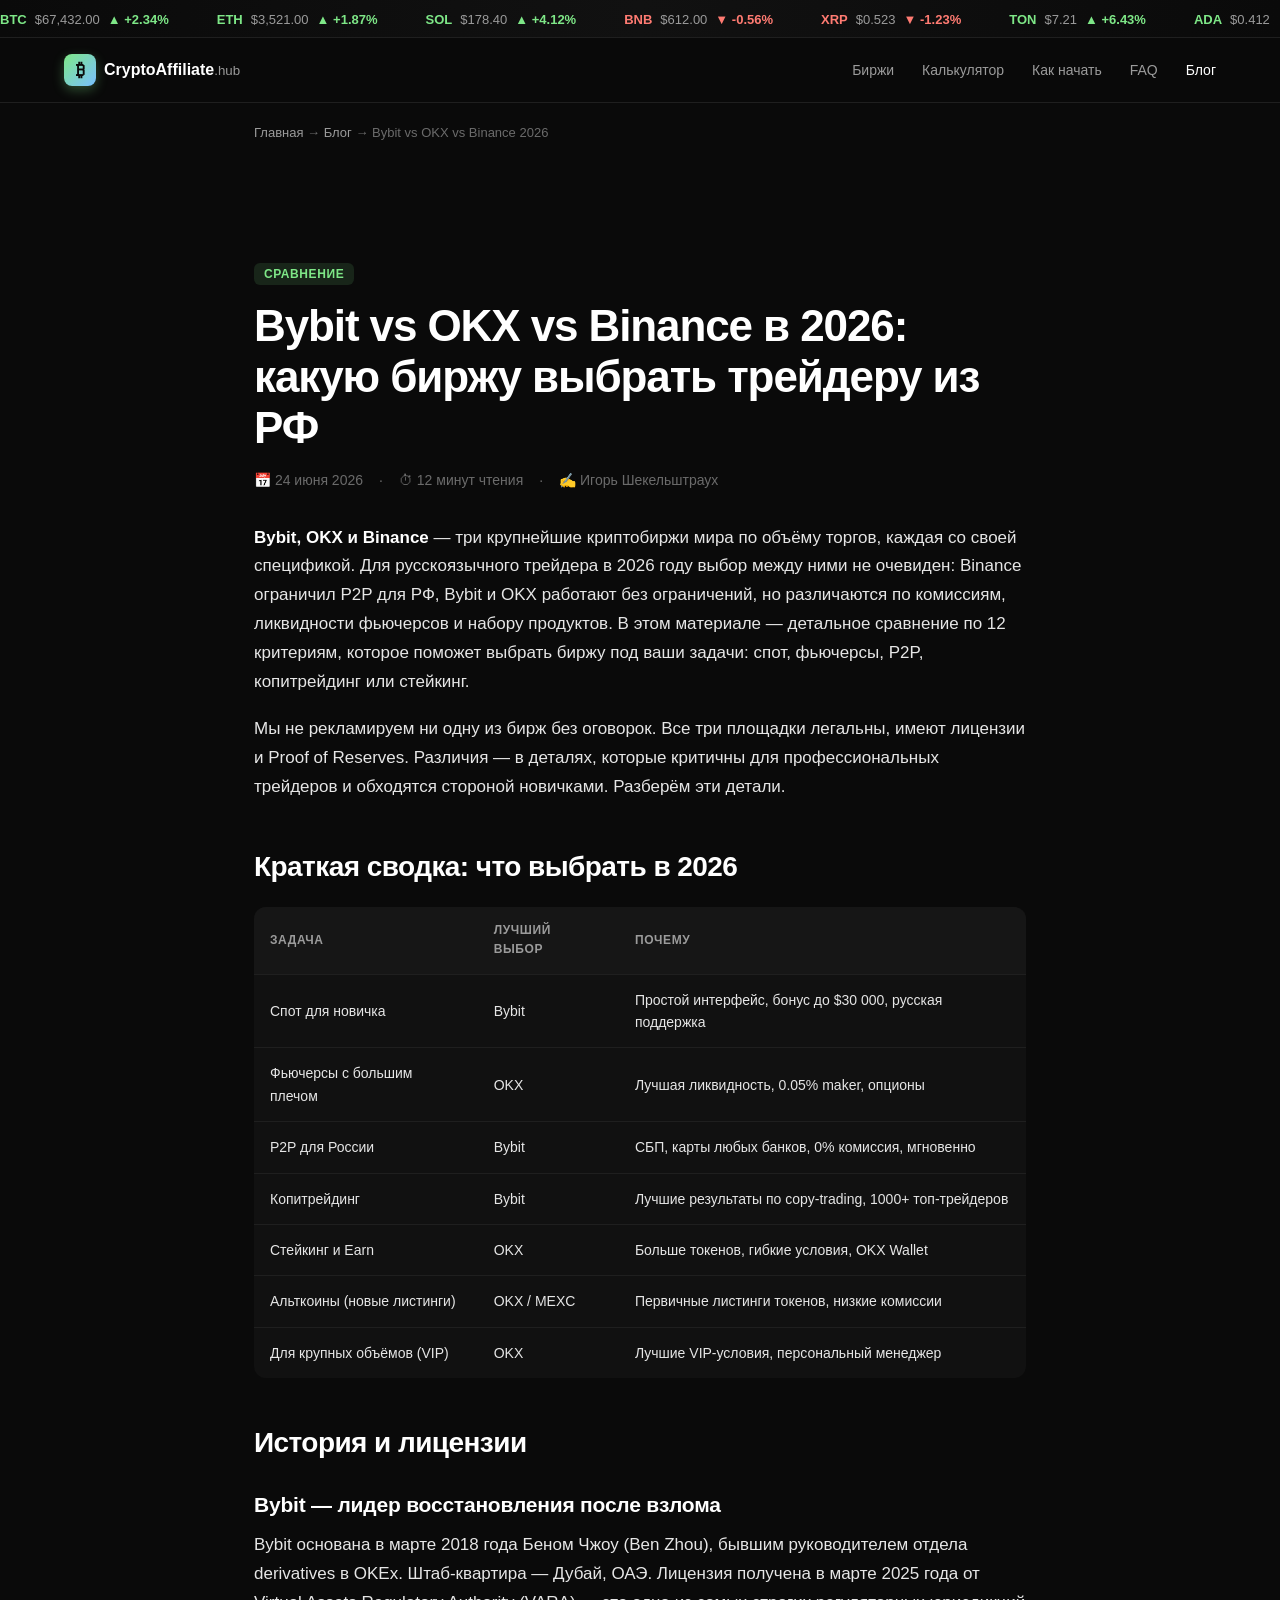
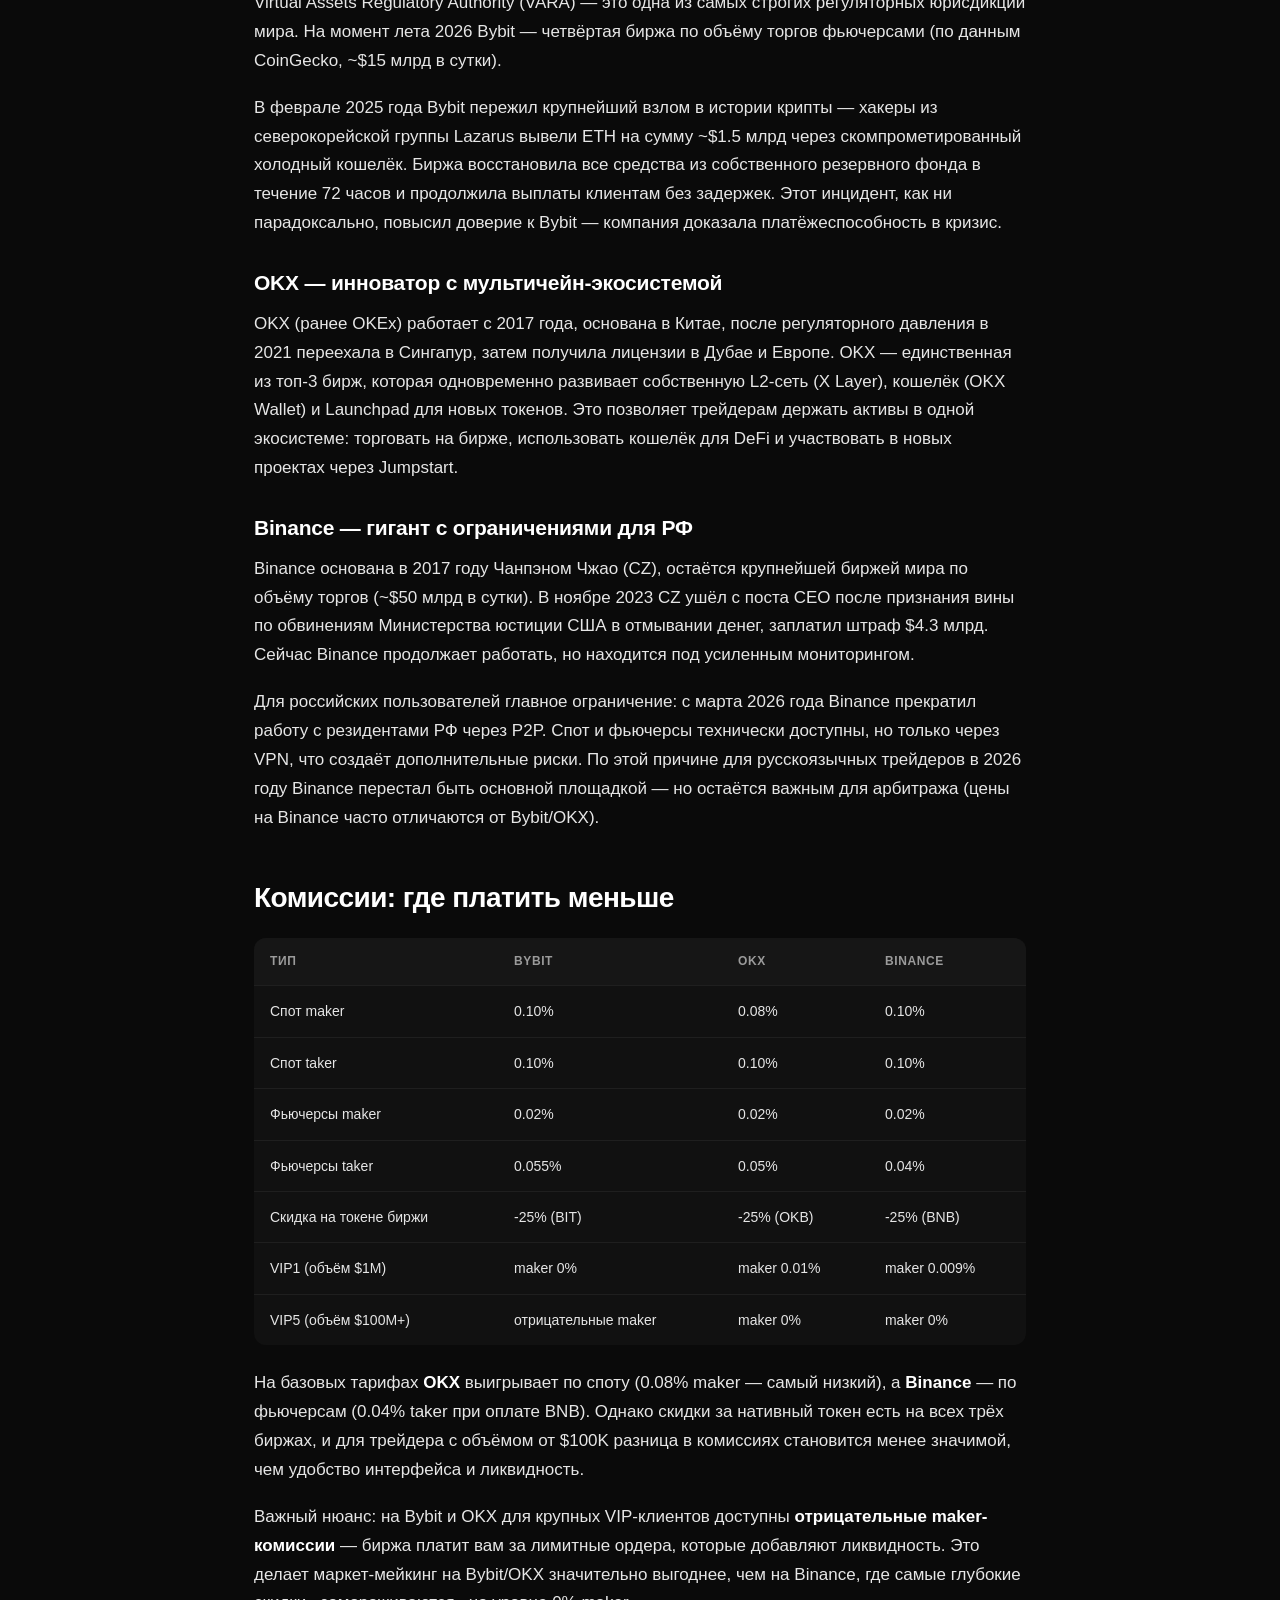
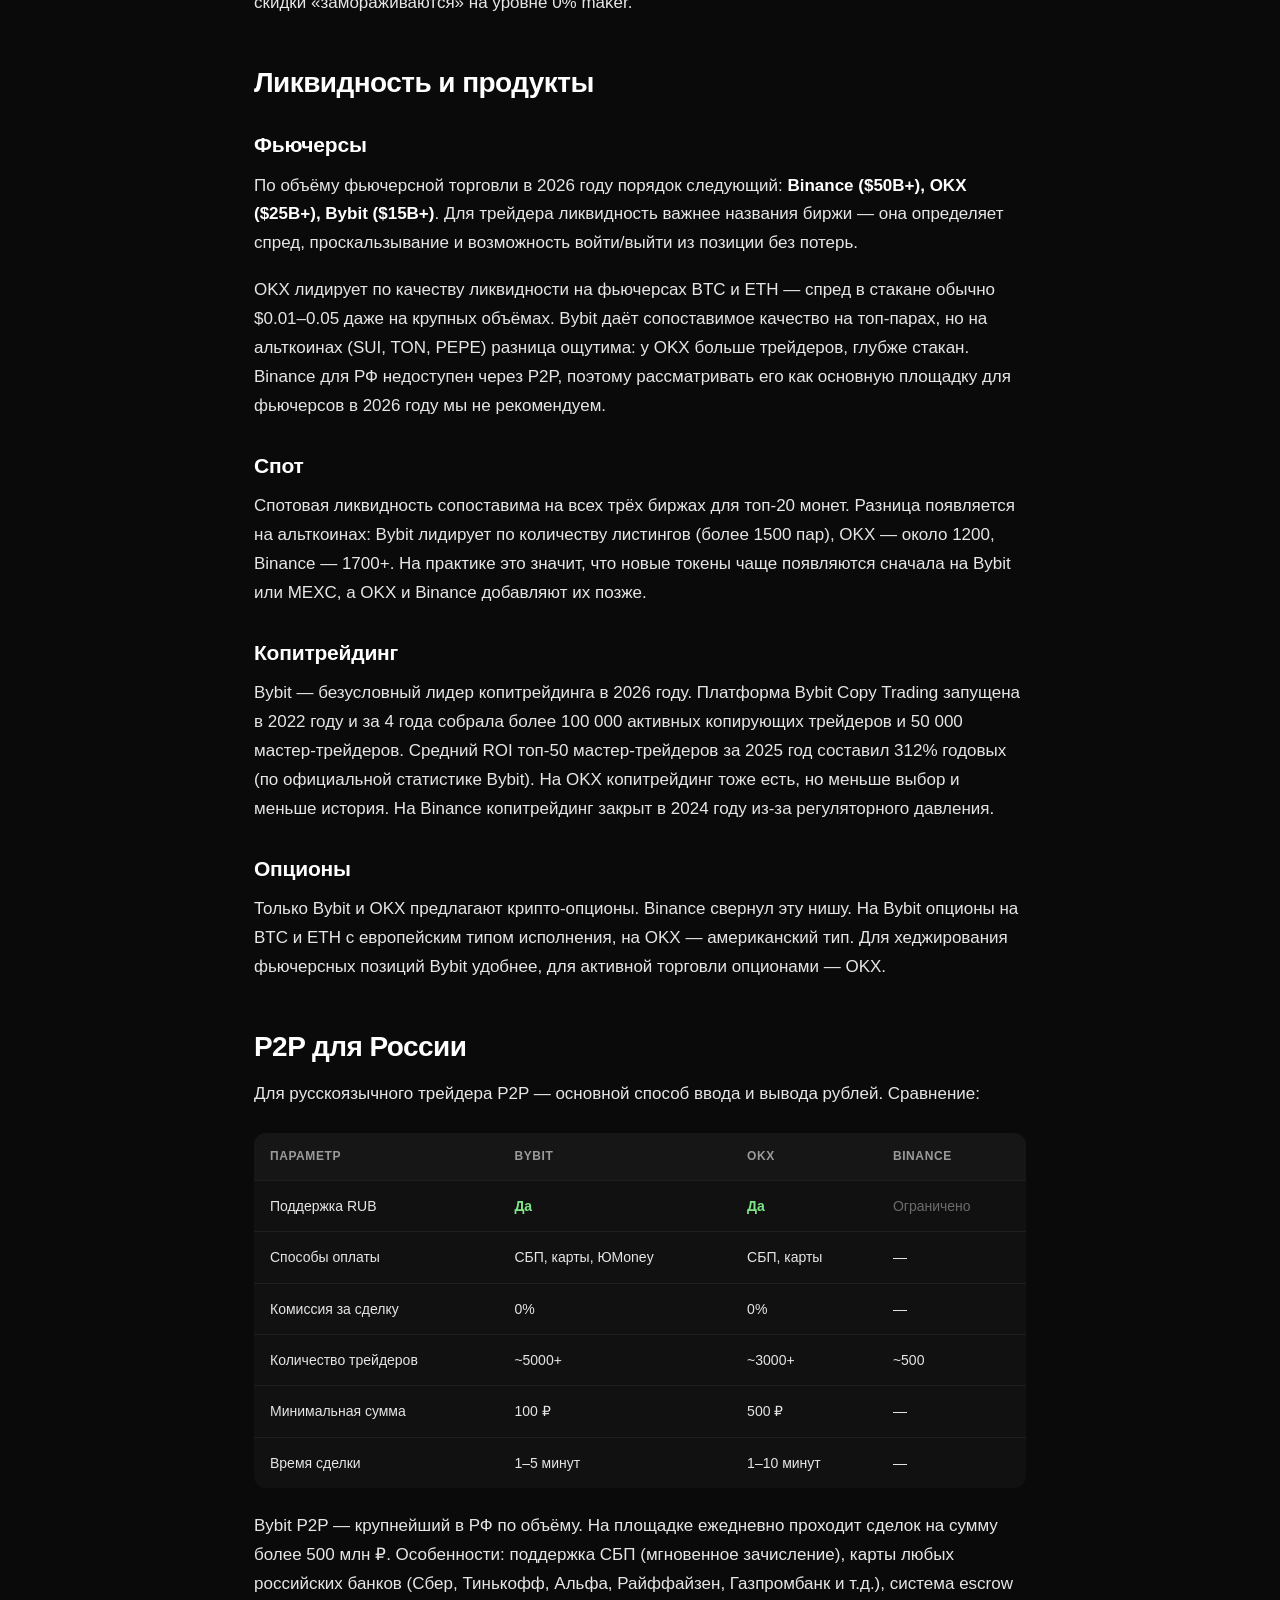
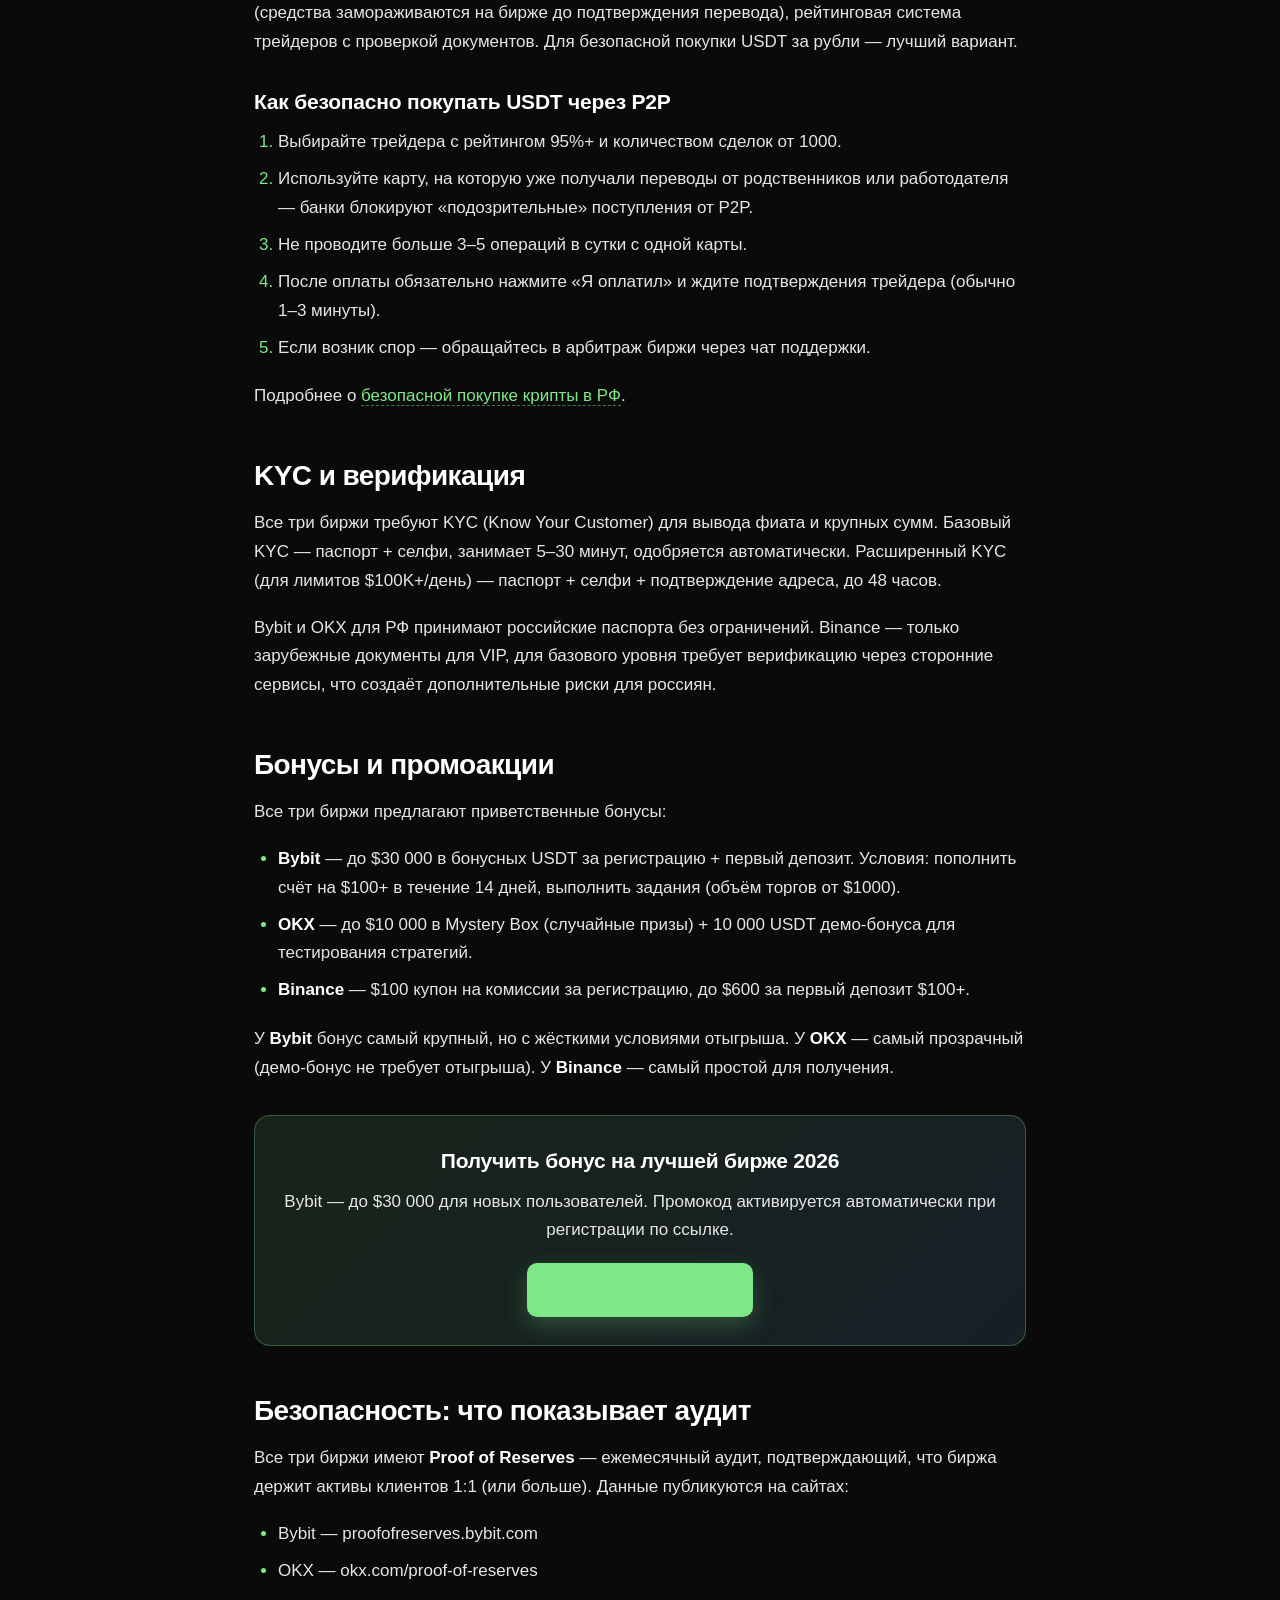
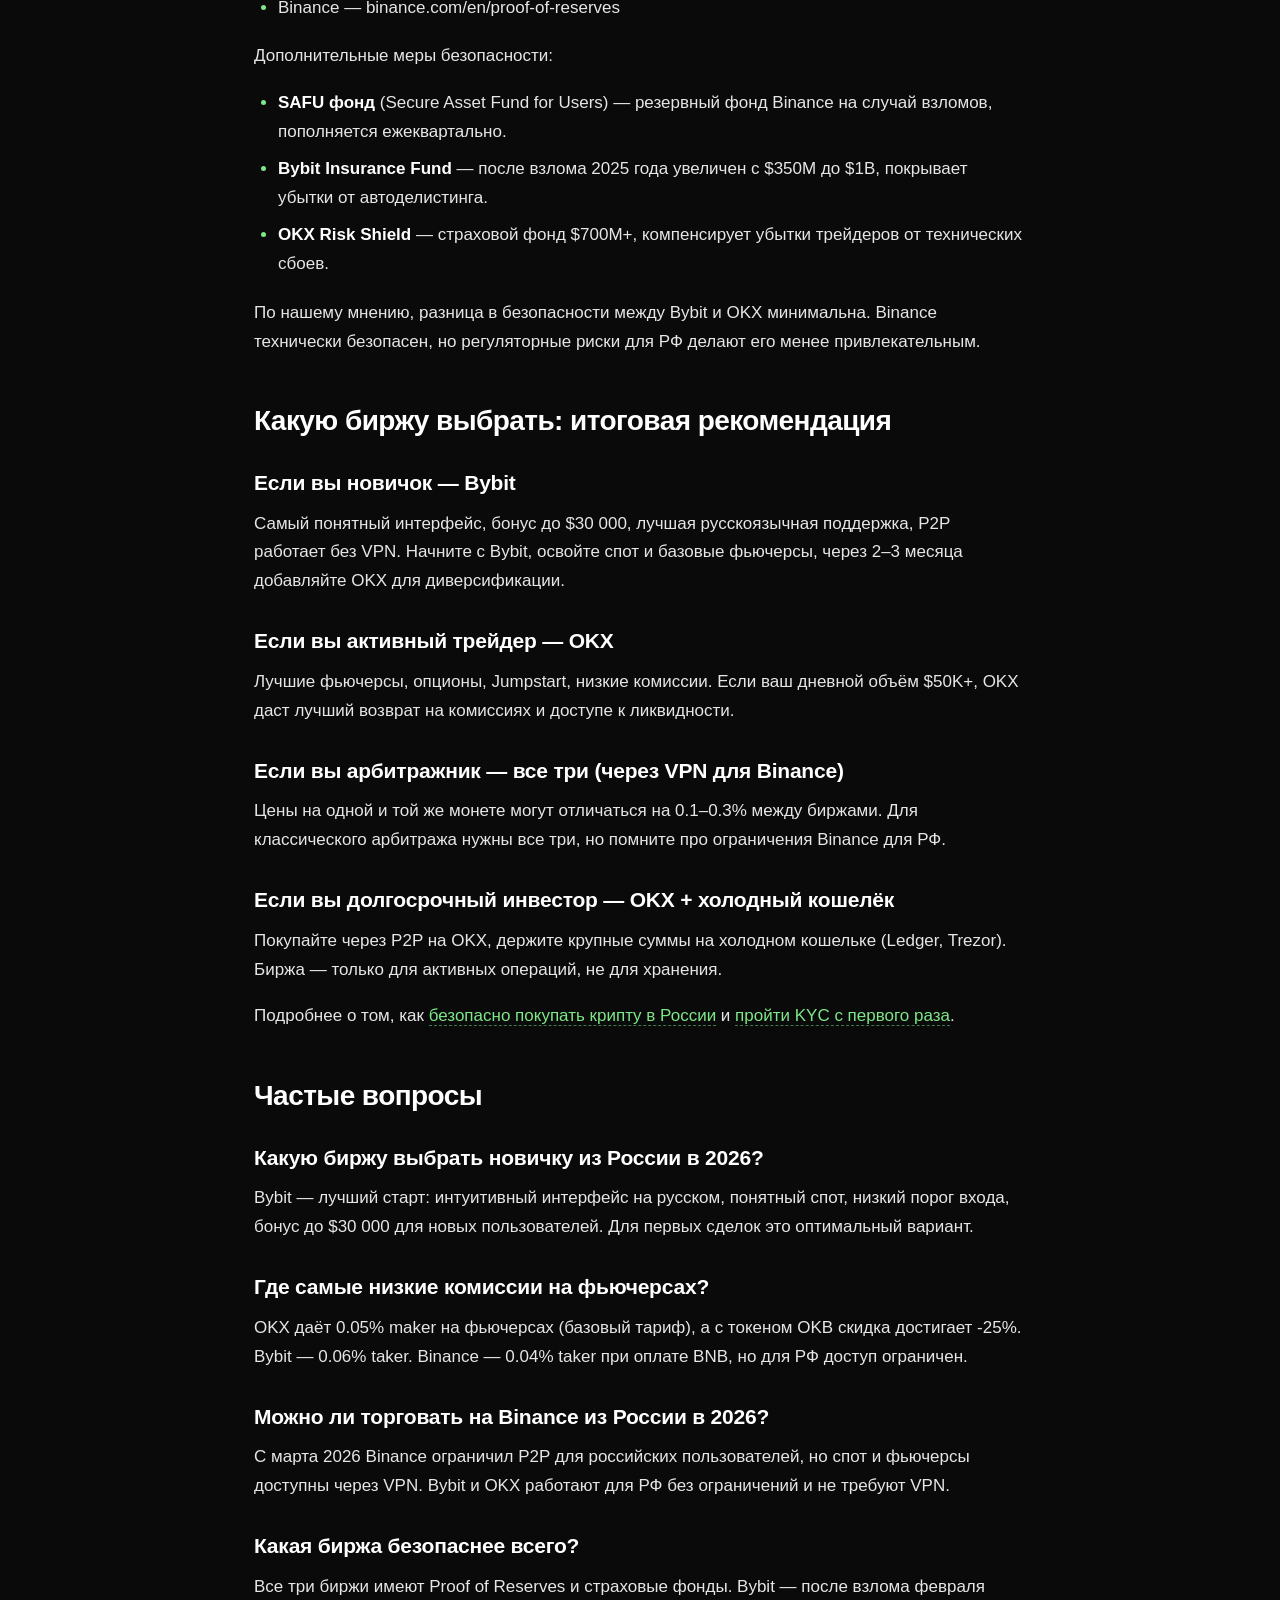
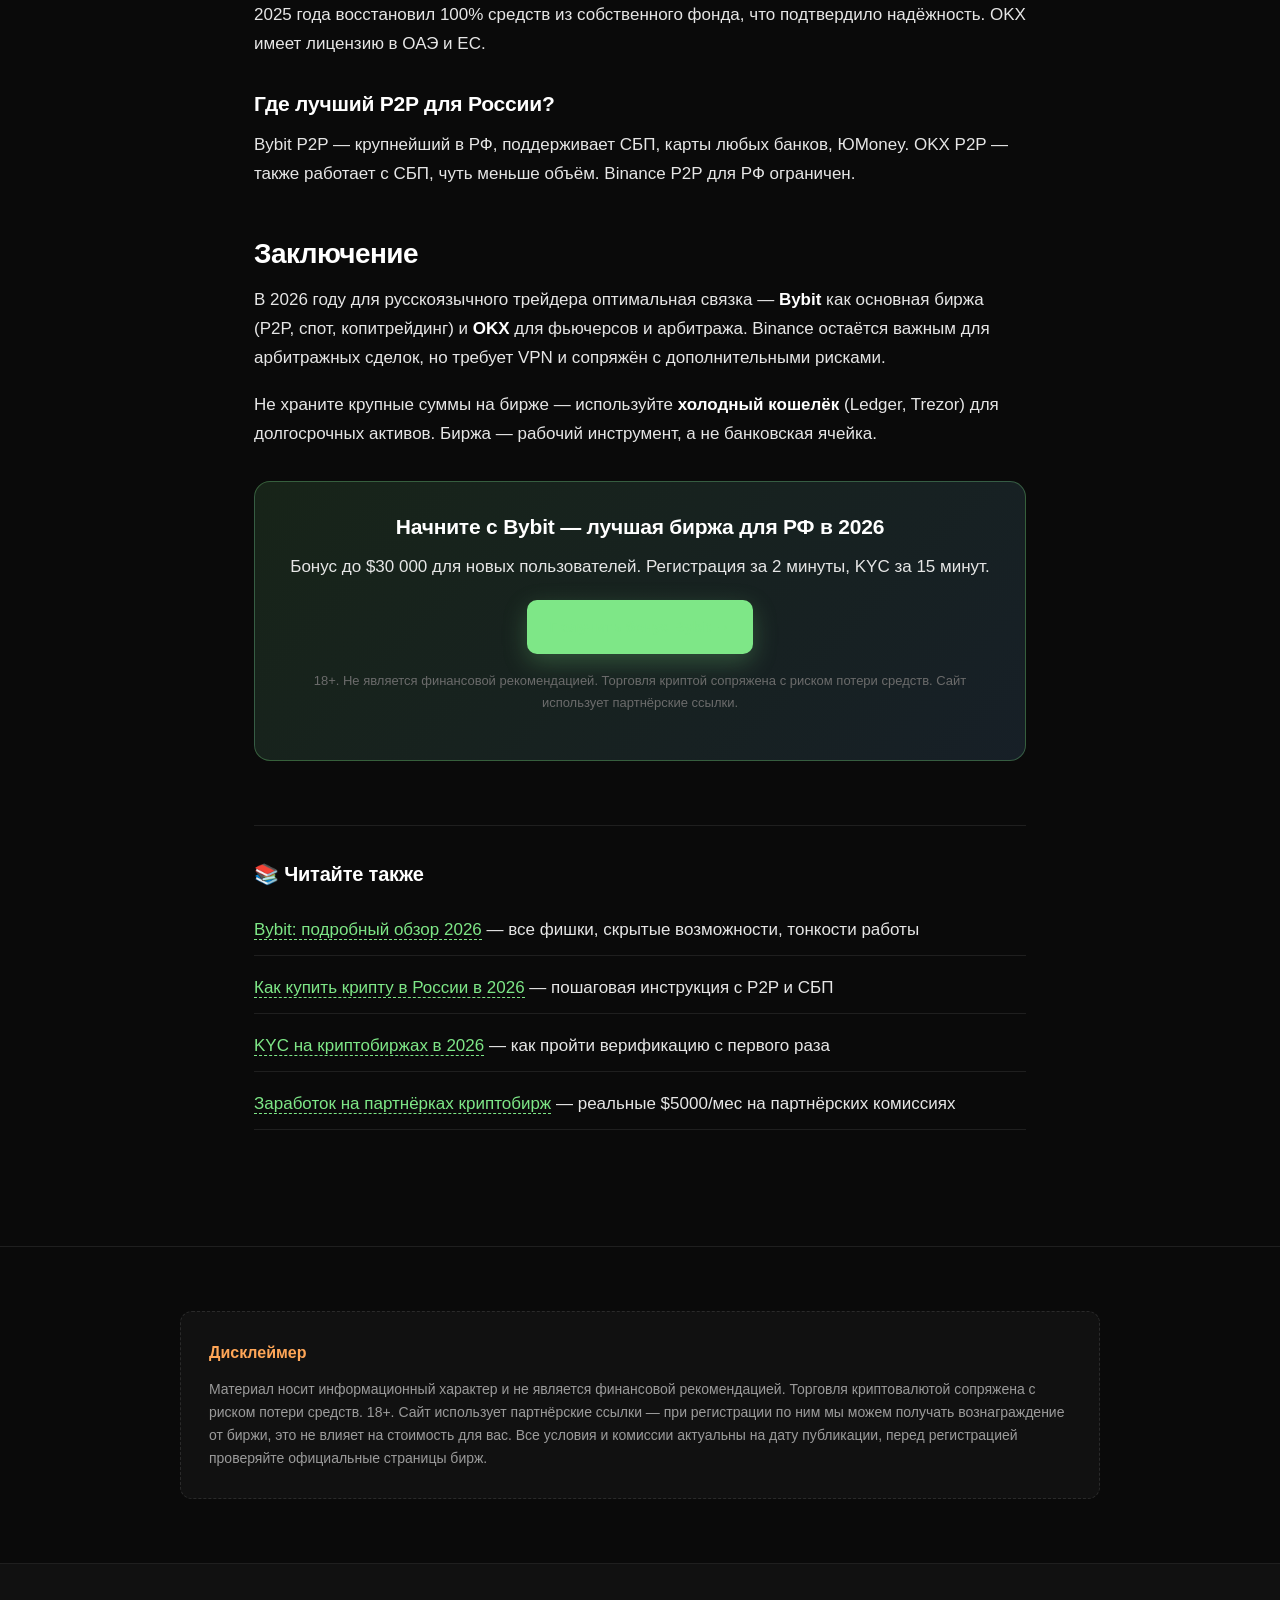
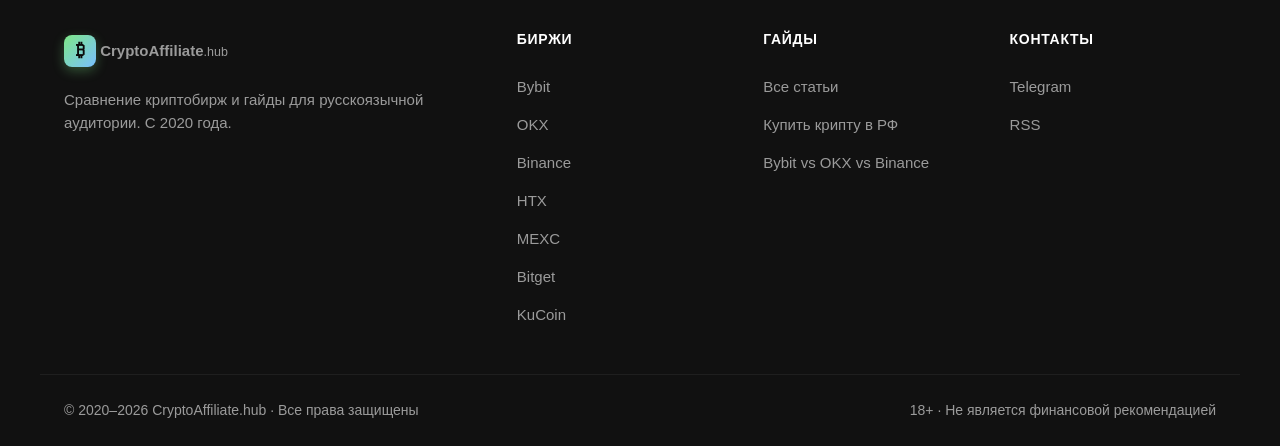
<file: articles/bybit-okx-binance-sravnenie-2026.html>
<!DOCTYPE html>
<html lang="ru">
<head>
  <meta charset="UTF-8">
  <meta name="viewport" content="width=device-width, initial-scale=1.0">
  <title>Bybit vs OKX vs Binance в 2026: сравнение для трейдеров из РФ</title>
  <meta name="description" content="Подробное сравнение Bybit, OKX и Binance в 2026: комиссии, ликвидность, фьючерсы, P2P для России, KYC, копитрейдинг. Какую биржу выбрать для спота, фьючерсов и P2P.">
  <meta name="robots" content="index, follow, max-snippet:-1, max-image-preview:large">
  <link rel="canonical" href="https://crypto-affiliate.vercel.app/articles/bybit-okx-binance-sravnenie-2026.html">
  <meta property="og:type" content="article">
  <meta property="og:title" content="Bybit vs OKX vs Binance в 2026: какую биржу выбрать">
  <meta property="og:description" content="Детальное сравнение топ-3 криптобирж для русскоязычных трейдеров: комиссии, ликвидность, фьючерсы, P2P.">
  <meta property="og:url" content="https://crypto-affiliate.vercel.app/articles/bybit-okx-binance-sravnenie-2026.html">
  <meta property="og:image" content="https://crypto-affiliate.vercel.app/assets/logo.svg">
  <meta property="article:published_time" content="2026-06-24T10:00:00+03:00">
  <meta property="article:modified_time" content="2026-06-26T16:00:00+03:00">

  <link rel="alternate" type="application/rss+xml" title="CryptoAffiliate.hub" href="/articles/rss.xml">

  <script type="application/ld+json">
  {
    "@context": "https://schema.org",
    "@type": "Article",
    "headline": "Bybit vs OKX vs Binance в 2026: подробное сравнение для трейдеров из РФ",
    "description": "Детальное сравнение трех крупнейших криптобирж для русскоязычной аудитории: комиссии, ликвидность, фьючерсы, P2P, KYC, копитрейдинг",
    "image": "https://crypto-affiliate.vercel.app/assets/logo.svg",
    "author": {
      "@type": "Person",
      "name": "Игорь Шекельштраух",
      "url": "https://t.me/shekelstrong"
    },
    "publisher": {
      "@type": "Organization",
      "name": "CryptoAffiliate.hub",
      "logo": {"@type": "ImageObject", "url": "https://crypto-affiliate.vercel.app/assets/logo.svg"}
    },
    "datePublished": "2026-06-24T10:00:00+03:00",
    "dateModified": "2026-06-26T16:00:00+03:00",
    "mainEntityOfPage": "https://crypto-affiliate.vercel.app/articles/bybit-okx-binance-sravnenie-2026.html",
    "keywords": "Bybit, OKX, Binance, сравнение бирж, криптобиржа 2026, фьючерсы, P2P, Россия"
  }
  </script>

  <script type="application/ld+json">
  {
    "@context": "https://schema.org",
    "@type": "BreadcrumbList",
    "itemListElement": [
      {"@type": "ListItem", "position": 1, "name": "Главная", "item": "https://crypto-affiliate.vercel.app/"},
      {"@type": "ListItem", "position": 2, "name": "Блог", "item": "https://crypto-affiliate.vercel.app/articles/"},
      {"@type": "ListItem", "position": 3, "name": "Bybit vs OKX vs Binance 2026", "item": "https://crypto-affiliate.vercel.app/articles/bybit-okx-binance-sravnenie-2026.html"}
    ]
  }
  </script>

  <script type="application/ld+json">
  {
    "@context": "https://schema.org",
    "@type": "FAQPage",
    "mainEntity": [
      {
        "@type": "Question",
        "name": "Какую биржу выбрать новичку из России в 2026?",
        "acceptedAnswer": {"@type": "Answer", "text": "Новичку лучше всего подойдёт Bybit: интуитивный интерфейс на русском, понятный спот, низкий порог входа, бонус до $30 000 для новых пользователей. Для первых сделок это оптимальный вариант."}
      },
      {
        "@type": "Question",
        "name": "Где самые низкие комиссии на фьючерсах?",
        "acceptedAnswer": {"@type": "Answer", "text": "OKX даёт 0.05% maker на фьючерсах (базовый тариф), а с токеном OKB скидка достигает -25%. Bybit — 0.06% taker. Binance — 0.04% taker при оплате BNB, но для РФ доступ ограничен."}
      },
      {
        "@type": "Question",
        "name": "Можно ли торговать на Binance из России в 2026?",
        "acceptedAnswer": {"@type": "Answer", "text": "С марта 2026 Binance ограничил P2P для российских пользователей, но спот и фьючерсы доступны через VPN. Bybit и OKX работают для РФ без ограничений и не требуют VPN."}
      },
      {
        "@type": "Question",
        "name": "Какая биржа безопаснее всего?",
        "acceptedAnswer": {"@type": "Answer", "text": "Все три биржи имеют Proof of Reserves и страховые фонды. Bybit — после взлома февраля 2025 года восстановил 100% средств из собственного фонда, что подтвердило надёжность. OKX имеет лицензию в ОАЭ и ЕС."}
      },
      {
        "@type": "Question",
        "name": "Где лучший P2P для России?",
        "acceptedAnswer": {"@type": "Answer", "text": "Bybit P2P — крупнейший в РФ, поддерживает СБП, карты любых банков, ЮMoney. OKX P2P — также работает с СБП, чуть меньше объём. Binance P2P для РФ ограничен."}
      }
    ]
  }
  </script>

  <link rel="icon" href="/assets/favicon.svg" type="image/svg+xml">
  <link rel="stylesheet" href="/src/styles.css">
  <style>
    .article-wrap { max-width: 820px; margin: 0 auto; padding: 32px 24px 96px; }
    .article-hero { padding: 64px 0 32px; }
    .article-hero h1 { font-size: clamp(32px, 5vw, 44px); font-weight: 800; color: #fff; line-height: 1.15; letter-spacing: -0.025em; margin: 16px 0 16px; }
    .article-hero .meta { color: var(--text-mute); font-size: 14px; display: flex; gap: 16px; flex-wrap: wrap; align-items: center; }
    .article-hero .tag { background: var(--mint-soft); color: var(--mint); padding: 4px 10px; border-radius: 6px; font-size: 12px; font-weight: 600; text-transform: uppercase; letter-spacing: 0.05em; }
    .article-content h2 { font-size: 28px; font-weight: 800; color: #fff; letter-spacing: -0.02em; margin: 48px 0 16px; line-height: 1.2; }
    .article-content h3 { font-size: 21px; font-weight: 700; color: #fff; margin: 28px 0 10px; letter-spacing: -0.01em; }
    .article-content p { font-size: 17px; line-height: 1.7; color: var(--text); margin: 0 0 18px; }
    .article-content ul, .article-content ol { margin: 0 0 20px; padding-left: 24px; }
    .article-content li { font-size: 17px; line-height: 1.7; color: var(--text); margin-bottom: 8px; }
    .article-content li::marker { color: var(--mint); }
    .article-content a { color: var(--mint); border-bottom: 1px dashed rgba(126,231,135,0.5); }
    .article-content a:hover { border-bottom-style: solid; }
    .article-content strong { color: #fff; font-weight: 700; }
    .article-content table { width: 100%; border-collapse: collapse; margin: 24px 0; font-size: 14px; background: var(--bg-elev); border-radius: 12px; overflow: hidden; }
    .article-content table th { background: var(--bg-elev-2); color: var(--text-dim); font-weight: 600; text-transform: uppercase; font-size: 12px; letter-spacing: 0.05em; padding: 14px 16px; text-align: left; border-bottom: 1px solid var(--border); }
    .article-content table td { padding: 14px 16px; border-bottom: 1px solid var(--border); color: var(--text); }
    .article-content table tr:last-child td { border-bottom: 0; }
    .article-content .yes { color: var(--mint); font-weight: 600; }
    .article-content .no { color: var(--text-mute); }
    .article-content blockquote { margin: 24px 0; padding: 20px 24px; background: linear-gradient(135deg, var(--mint-soft), var(--sky-soft)); border-left: 3px solid var(--mint); border-radius: 8px; font-style: italic; color: var(--text); }
    .article-content blockquote p { margin: 0; font-size: 16px; }
    .article-content .cta-box { background: linear-gradient(135deg, var(--mint-soft), var(--sky-soft)); border: 1px solid rgba(126,231,135,0.3); border-radius: 16px; padding: 28px; margin: 32px 0; text-align: center; }
    .article-content .cta-box h3 { margin-top: 0; }
    .related-articles { margin-top: 64px; padding-top: 32px; border-top: 1px solid var(--border); }
    .related-articles h3 { color: #fff; font-size: 20px; font-weight: 700; margin: 0 0 16px; }
    .related-articles ul { list-style: none; padding: 0; }
    .related-articles li { padding: 10px 0; border-bottom: 1px solid var(--border); }
    .related-articles li a { color: var(--mint); border-bottom: 1px dashed; }
    .breadcrumb { padding: 20px 0; font-size: 13px; color: var(--text-mute); max-width: 820px; margin: 0 auto; padding-left: 24px; }
    .breadcrumb a { color: var(--text-dim); }
    .breadcrumb a:hover { color: var(--mint); }
  </style>
</head>
<body>
  <div class="ticker"><div class="ticker__track" id="tickerTrack"></div></div>
  <header class="header" id="header">
    <div class="container header__inner">
      <a href="/" class="logo">
        <span class="logo__mark">₿</span>
        <span class="logo__text">CryptoAffiliate<small>.hub</small></span>
      </a>
      <nav class="nav">
        <a href="/#exchanges">Биржи</a>
        <a href="/#calculator">Калькулятор</a>
        <a href="/#how">Как начать</a>
        <a href="/#faq">FAQ</a>
        <a href="/articles/" style="color:#fff">Блог</a>
      </nav>
      <button class="burger" id="burger" aria-label="Меню"><span></span><span></span><span></span></button>
    </div>
  </header>

  <div class="breadcrumb"><a href="/">Главная</a> → <a href="/articles/">Блог</a> → <span>Bybit vs OKX vs Binance 2026</span></div>

  <article>
    <div class="article-wrap">
      <div class="article-hero">
        <span class="tag">Сравнение</span>
        <h1>Bybit vs OKX vs Binance в 2026: какую биржу выбрать трейдеру из РФ</h1>
        <div class="meta">
          <span>📅 24 июня 2026</span>
          <span>·</span>
          <span>⏱ 12 минут чтения</span>
          <span>·</span>
          <span>✍️ Игорь Шекельштраух</span>
        </div>
      </div>

      <div class="article-content">
        <p><strong>Bybit, OKX и Binance</strong> — три крупнейшие криптобиржи мира по объёму торгов, каждая со своей спецификой. Для русскоязычного трейдера в 2026 году выбор между ними не очевиден: Binance ограничил P2P для РФ, Bybit и OKX работают без ограничений, но различаются по комиссиям, ликвидности фьючерсов и набору продуктов. В этом материале — детальное сравнение по 12 критериям, которое поможет выбрать биржу под ваши задачи: спот, фьючерсы, P2P, копитрейдинг или стейкинг.</p>

        <p>Мы не рекламируем ни одну из бирж без оговорок. Все три площадки легальны, имеют лицензии и Proof of Reserves. Различия — в деталях, которые критичны для профессиональных трейдеров и обходятся стороной новичками. Разберём эти детали.</p>

        <h2>Краткая сводка: что выбрать в 2026</h2>
        <table>
          <thead><tr><th>Задача</th><th>Лучший выбор</th><th>Почему</th></tr></thead>
          <tbody>
            <tr><td>Спот для новичка</td><td>Bybit</td><td>Простой интерфейс, бонус до $30 000, русская поддержка</td></tr>
            <tr><td>Фьючерсы с большим плечом</td><td>OKX</td><td>Лучшая ликвидность, 0.05% maker, опционы</td></tr>
            <tr><td>P2P для России</td><td>Bybit</td><td>СБП, карты любых банков, 0% комиссия, мгновенно</td></tr>
            <tr><td>Копитрейдинг</td><td>Bybit</td><td>Лучшие результаты по copy-trading, 1000+ топ-трейдеров</td></tr>
            <tr><td>Стейкинг и Earn</td><td>OKX</td><td>Больше токенов, гибкие условия, OKX Wallet</td></tr>
            <tr><td>Альткоины (новые листинги)</td><td>OKX / MEXC</td><td>Первичные листинги токенов, низкие комиссии</td></tr>
            <tr><td>Для крупных объёмов (VIP)</td><td>OKX</td><td>Лучшие VIP-условия, персональный менеджер</td></tr>
          </tbody>
        </table>

        <h2>История и лицензии</h2>
        <h3>Bybit — лидер восстановления после взлома</h3>
        <p>Bybit основана в марте 2018 года Беном Чжоу (Ben Zhou), бывшим руководителем отдела derivatives в OKEx. Штаб-квартира — Дубай, ОАЭ. Лицензия получена в марте 2025 года от Virtual Assets Regulatory Authority (VARA) — это одна из самых строгих регуляторных юрисдикций мира. На момент лета 2026 Bybit — четвёртая биржа по объёму торгов фьючерсами (по данным CoinGecko, ~$15 млрд в сутки).</p>

        <p>В феврале 2025 года Bybit пережил крупнейший взлом в истории крипты — хакеры из северокорейской группы Lazarus вывели ETH на сумму ~$1.5 млрд через скомпрометированный холодный кошелёк. Биржа восстановила все средства из собственного резервного фонда в течение 72 часов и продолжила выплаты клиентам без задержек. Этот инцидент, как ни парадоксально, повысил доверие к Bybit — компания доказала платёжеспособность в кризис.</p>

        <h3>OKX — инноватор с мультичейн-экосистемой</h3>
        <p>OKX (ранее OKEx) работает с 2017 года, основана в Китае, после регуляторного давления в 2021 переехала в Сингапур, затем получила лицензии в Дубае и Европе. OKX — единственная из топ-3 бирж, которая одновременно развивает собственную L2-сеть (X Layer), кошелёк (OKX Wallet) и Launchpad для новых токенов. Это позволяет трейдерам держать активы в одной экосистеме: торговать на бирже, использовать кошелёк для DeFi и участвовать в новых проектах через Jumpstart.</p>

        <h3>Binance — гигант с ограничениями для РФ</h3>
        <p>Binance основана в 2017 году Чанпэном Чжао (CZ), остаётся крупнейшей биржей мира по объёму торгов (~$50 млрд в сутки). В ноябре 2023 CZ ушёл с поста CEO после признания вины по обвинениям Министерства юстиции США в отмывании денег, заплатил штраф $4.3 млрд. Сейчас Binance продолжает работать, но находится под усиленным мониторингом.</p>

        <p>Для российских пользователей главное ограничение: с марта 2026 года Binance прекратил работу с резидентами РФ через P2P. Спот и фьючерсы технически доступны, но только через VPN, что создаёт дополнительные риски. По этой причине для русскоязычных трейдеров в 2026 году Binance перестал быть основной площадкой — но остаётся важным для арбитража (цены на Binance часто отличаются от Bybit/OKX).</p>

        <h2>Комиссии: где платить меньше</h2>
        <table>
          <thead><tr><th>Тип</th><th>Bybit</th><th>OKX</th><th>Binance</th></tr></thead>
          <tbody>
            <tr><td>Спот maker</td><td>0.10%</td><td>0.08%</td><td>0.10%</td></tr>
            <tr><td>Спот taker</td><td>0.10%</td><td>0.10%</td><td>0.10%</td></tr>
            <tr><td>Фьючерсы maker</td><td>0.02%</td><td>0.02%</td><td>0.02%</td></tr>
            <tr><td>Фьючерсы taker</td><td>0.055%</td><td>0.05%</td><td>0.04%</td></tr>
            <tr><td>Скидка на токене биржи</td><td>-25% (BIT)</td><td>-25% (OKB)</td><td>-25% (BNB)</td></tr>
            <tr><td>VIP1 (объём $1M)</td><td>maker 0%</td><td>maker 0.01%</td><td>maker 0.009%</td></tr>
            <tr><td>VIP5 (объём $100M+)</td><td>отрицательные maker</td><td>maker 0%</td><td>maker 0%</td></tr>
          </tbody>
        </table>

        <p>На базовых тарифах <strong>OKX</strong> выигрывает по споту (0.08% maker — самый низкий), а <strong>Binance</strong> — по фьючерсам (0.04% taker при оплате BNB). Однако скидки за нативный токен есть на всех трёх биржах, и для трейдера с объёмом от $100K разница в комиссиях становится менее значимой, чем удобство интерфейса и ликвидность.</p>

        <p>Важный нюанс: на Bybit и OKX для крупных VIP-клиентов доступны <strong>отрицательные maker-комиссии</strong> — биржа платит вам за лимитные ордера, которые добавляют ликвидность. Это делает маркет-мейкинг на Bybit/OKX значительно выгоднее, чем на Binance, где самые глубокие скидки «замораживаются» на уровне 0% maker.</p>

        <h2>Ликвидность и продукты</h2>
        <h3>Фьючерсы</h3>
        <p>По объёму фьючерсной торговли в 2026 году порядок следующий: <strong>Binance ($50B+), OKX ($25B+), Bybit ($15B+)</strong>. Для трейдера ликвидность важнее названия биржи — она определяет спред, проскальзывание и возможность войти/выйти из позиции без потерь.</p>

        <p>OKX лидирует по качеству ликвидности на фьючерсах BTC и ETH — спред в стакане обычно $0.01–0.05 даже на крупных объёмах. Bybit даёт сопоставимое качество на топ-парах, но на альткоинах (SUI, TON, PEPE) разница ощутима: у OKX больше трейдеров, глубже стакан. Binance для РФ недоступен через P2P, поэтому рассматривать его как основную площадку для фьючерсов в 2026 году мы не рекомендуем.</p>

        <h3>Спот</h3>
        <p>Спотовая ликвидность сопоставима на всех трёх биржах для топ-20 монет. Разница появляется на альткоинах: Bybit лидирует по количеству листингов (более 1500 пар), OKX — около 1200, Binance — 1700+. На практике это значит, что новые токены чаще появляются сначала на Bybit или MEXC, а OKX и Binance добавляют их позже.</p>

        <h3>Копитрейдинг</h3>
        <p>Bybit — безусловный лидер копитрейдинга в 2026 году. Платформа Bybit Copy Trading запущена в 2022 году и за 4 года собрала более 100 000 активных копирующих трейдеров и 50 000 мастер-трейдеров. Средний ROI топ-50 мастер-трейдеров за 2025 год составил 312% годовых (по официальной статистике Bybit). На OKX копитрейдинг тоже есть, но меньше выбор и меньше история. На Binance копитрейдинг закрыт в 2024 году из-за регуляторного давления.</p>

        <h3>Опционы</h3>
        <p>Только Bybit и OKX предлагают крипто-опционы. Binance свернул эту нишу. На Bybit опционы на BTC и ETH с европейским типом исполнения, на OKX — американский тип. Для хеджирования фьючерсных позиций Bybit удобнее, для активной торговли опционами — OKX.</p>

        <h2>P2P для России</h2>
        <p>Для русскоязычного трейдера P2P — основной способ ввода и вывода рублей. Сравнение:</p>

        <table>
          <thead><tr><th>Параметр</th><th>Bybit</th><th>OKX</th><th>Binance</th></tr></thead>
          <tbody>
            <tr><td>Поддержка RUB</td><td class="yes">Да</td><td class="yes">Да</td><td class="no">Ограничено</td></tr>
            <tr><td>Способы оплаты</td><td>СБП, карты, ЮMoney</td><td>СБП, карты</td><td>—</td></tr>
            <tr><td>Комиссия за сделку</td><td>0%</td><td>0%</td><td>—</td></tr>
            <tr><td>Количество трейдеров</td><td>~5000+</td><td>~3000+</td><td>~500</td></tr>
            <tr><td>Минимальная сумма</td><td>100 ₽</td><td>500 ₽</td><td>—</td></tr>
            <tr><td>Время сделки</td><td>1–5 минут</td><td>1–10 минут</td><td>—</td></tr>
          </tbody>
        </table>

        <p>Bybit P2P — крупнейший в РФ по объёму. На площадке ежедневно проходит сделок на сумму более 500 млн ₽. Особенности: поддержка СБП (мгновенное зачисление), карты любых российских банков (Сбер, Тинькофф, Альфа, Райффайзен, Газпромбанк и т.д.), система escrow (средства замораживаются на бирже до подтверждения перевода), рейтинговая система трейдеров с проверкой документов. Для безопасной покупки USDT за рубли — лучший вариант.</p>

        <h3>Как безопасно покупать USDT через P2P</h3>
        <ol>
          <li>Выбирайте трейдера с рейтингом 95%+ и количеством сделок от 1000.</li>
          <li>Используйте карту, на которую уже получали переводы от родственников или работодателя — банки блокируют «подозрительные» поступления от P2P.</li>
          <li>Не проводите больше 3–5 операций в сутки с одной карты.</li>
          <li>После оплаты обязательно нажмите «Я оплатил» и ждите подтверждения трейдера (обычно 1–3 минуты).</li>
          <li>Если возник спор — обращайтесь в арбитраж биржи через чат поддержки.</li>
        </ol>

        <p>Подробнее о <a href="/articles/kak-pokupat-kriptovalyutu-rossiya-2026.html">безопасной покупке крипты в РФ</a>.</p>

        <h2>KYC и верификация</h2>
        <p>Все три биржи требуют KYC (Know Your Customer) для вывода фиата и крупных сумм. Базовый KYC — паспорт + селфи, занимает 5–30 минут, одобряется автоматически. Расширенный KYC (для лимитов $100K+/день) — паспорт + селфи + подтверждение адреса, до 48 часов.</p>

        <p>Bybit и OKX для РФ принимают российские паспорта без ограничений. Binance — только зарубежные документы для VIP, для базового уровня требует верификацию через сторонние сервисы, что создаёт дополнительные риски для россиян.</p>

        <h2>Бонусы и промоакции</h2>
        <p>Все три биржи предлагают приветственные бонусы:</p>
        <ul>
          <li><strong>Bybit</strong> — до $30 000 в бонусных USDT за регистрацию + первый депозит. Условия: пополнить счёт на $100+ в течение 14 дней, выполнить задания (объём торгов от $1000).</li>
          <li><strong>OKX</strong> — до $10 000 в Mystery Box (случайные призы) + 10 000 USDT демо-бонуса для тестирования стратегий.</li>
          <li><strong>Binance</strong> — $100 купон на комиссии за регистрацию, до $600 за первый депозит $100+.</li>
        </ul>

        <p>У <strong>Bybit</strong> бонус самый крупный, но с жёсткими условиями отыгрыша. У <strong>OKX</strong> — самый прозрачный (демо-бонус не требует отыгрыша). У <strong>Binance</strong> — самый простой для получения.</p>

        <div class="cta-box">
          <h3>Получить бонус на лучшей бирже 2026</h3>
          <p>Bybit — до $30 000 для новых пользователей. Промокод активируется автоматически при регистрации по ссылке.</p>
          <a href="https://www.bybit.com/invite?ref=ВАША_ССЫЛКА" rel="nofollow sponsored noopener" class="btn btn--primary">Получить бонус Bybit →</a>
        </div>

        <h2>Безопасность: что показывает аудит</h2>
        <p>Все три биржи имеют <strong>Proof of Reserves</strong> — ежемесячный аудит, подтверждающий, что биржа держит активы клиентов 1:1 (или больше). Данные публикуются на сайтах:</p>
        <ul>
          <li>Bybit — proofofreserves.bybit.com</li>
          <li>OKX — okx.com/proof-of-reserves</li>
          <li>Binance — binance.com/en/proof-of-reserves</li>
        </ul>

        <p>Дополнительные меры безопасности:</p>
        <ul>
          <li><strong>SAFU фонд</strong> (Secure Asset Fund for Users) — резервный фонд Binance на случай взломов, пополняется ежеквартально.</li>
          <li><strong>Bybit Insurance Fund</strong> — после взлома 2025 года увеличен с $350M до $1B, покрывает убытки от автоделистинга.</li>
          <li><strong>OKX Risk Shield</strong> — страховой фонд $700M+, компенсирует убытки трейдеров от технических сбоев.</li>
        </ul>

        <p>По нашему мнению, разница в безопасности между Bybit и OKX минимальна. Binance технически безопасен, но регуляторные риски для РФ делают его менее привлекательным.</p>

        <h2>Какую биржу выбрать: итоговая рекомендация</h2>

        <h3>Если вы новичок — Bybit</h3>
        <p>Самый понятный интерфейс, бонус до $30 000, лучшая русскоязычная поддержка, P2P работает без VPN. Начните с Bybit, освойте спот и базовые фьючерсы, через 2–3 месяца добавляйте OKX для диверсификации.</p>

        <h3>Если вы активный трейдер — OKX</h3>
        <p>Лучшие фьючерсы, опционы, Jumpstart, низкие комиссии. Если ваш дневной объём $50K+, OKX даст лучший возврат на комиссиях и доступе к ликвидности.</p>

        <h3>Если вы арбитражник — все три (через VPN для Binance)</h3>
        <p>Цены на одной и той же монете могут отличаться на 0.1–0.3% между биржами. Для классического арбитража нужны все три, но помните про ограничения Binance для РФ.</p>

        <h3>Если вы долгосрочный инвестор — OKX + холодный кошелёк</h3>
        <p>Покупайте через P2P на OKX, держите крупные суммы на холодном кошельке (Ledger, Trezor). Биржа — только для активных операций, не для хранения.</p>

        <p>Подробнее о том, как <a href="/articles/kak-pokupat-kriptovalyutu-rossiya-2026.html">безопасно покупать крипту в России</a> и <a href="/articles/kyc-kriptobirzhi-2026.html">пройти KYC с первого раза</a>.</p>

        <h2>Частые вопросы</h2>

        <h3>Какую биржу выбрать новичку из России в 2026?</h3>
        <p>Bybit — лучший старт: интуитивный интерфейс на русском, понятный спот, низкий порог входа, бонус до $30 000 для новых пользователей. Для первых сделок это оптимальный вариант.</p>

        <h3>Где самые низкие комиссии на фьючерсах?</h3>
        <p>OKX даёт 0.05% maker на фьючерсах (базовый тариф), а с токеном OKB скидка достигает -25%. Bybit — 0.06% taker. Binance — 0.04% taker при оплате BNB, но для РФ доступ ограничен.</p>

        <h3>Можно ли торговать на Binance из России в 2026?</h3>
        <p>С марта 2026 Binance ограничил P2P для российских пользователей, но спот и фьючерсы доступны через VPN. Bybit и OKX работают для РФ без ограничений и не требуют VPN.</p>

        <h3>Какая биржа безопаснее всего?</h3>
        <p>Все три биржи имеют Proof of Reserves и страховые фонды. Bybit — после взлома февраля 2025 года восстановил 100% средств из собственного фонда, что подтвердило надёжность. OKX имеет лицензию в ОАЭ и ЕС.</p>

        <h3>Где лучший P2P для России?</h3>
        <p>Bybit P2P — крупнейший в РФ, поддерживает СБП, карты любых банков, ЮMoney. OKX P2P — также работает с СБП, чуть меньше объём. Binance P2P для РФ ограничен.</p>

        <h2>Заключение</h2>
        <p>В 2026 году для русскоязычного трейдера оптимальная связка — <strong>Bybit</strong> как основная биржа (P2P, спот, копитрейдинг) и <strong>OKX</strong> для фьючерсов и арбитража. Binance остаётся важным для арбитражных сделок, но требует VPN и сопряжён с дополнительными рисками.</p>

        <p>Не храните крупные суммы на бирже — используйте <strong>холодный кошелёк</strong> (Ledger, Trezor) для долгосрочных активов. Биржа — рабочий инструмент, а не банковская ячейка.</p>

        <div class="cta-box">
          <h3>Начните с Bybit — лучшая биржа для РФ в 2026</h3>
          <p>Бонус до $30 000 для новых пользователей. Регистрация за 2 минуты, KYC за 15 минут.</p>
          <a href="https://www.bybit.com/invite?ref=ВАША_ССЫЛКА" rel="nofollow sponsored noopener" class="btn btn--primary">Получить бонус Bybit →</a>
          <p style="font-size: 13px; color: var(--text-mute); margin-top: 16px;">18+. Не является финансовой рекомендацией. Торговля криптой сопряжена с риском потери средств. Сайт использует партнёрские ссылки.</p>
        </div>

        <div class="related-articles">
          <h3>📚 Читайте также</h3>
          <ul>
            <li><a href="/articles/bybit-obzor-2026.html">Bybit: подробный обзор 2026</a> — все фишки, скрытые возможности, тонкости работы</li>
            <li><a href="/articles/kak-pokupat-kriptovalyutu-rossiya-2026.html">Как купить крипту в России в 2026</a> — пошаговая инструкция с P2P и СБП</li>
            <li><a href="/articles/kyc-kriptobirzhi-2026.html">KYC на криптобиржах в 2026</a> — как пройти верификацию с первого раза</li>
            <li><a href="/articles/zarabotok-na-partnyorkah-kriptobirzh.html">Заработок на партнёрках криптобирж</a> — реальные $5000/мес на партнёрских комиссиях</li>
          </ul>
        </div>
      </div>
    </div>
  </article>

  <section class="disclaimer">
    <div class="container">
      <div class="disclaimer__inner">
        <h3>Дисклеймер</h3>
        <p>Материал носит информационный характер и не является финансовой рекомендацией. Торговля криптовалютой сопряжена с риском потери средств. 18+. Сайт использует партнёрские ссылки — при регистрации по ним мы можем получать вознаграждение от биржи, это не влияет на стоимость для вас. Все условия и комиссии актуальны на дату публикации, перед регистрацией проверяйте официальные страницы бирж.</p>
      </div>
    </div>
  </section>

  <footer class="footer">
    <div class="container footer__inner">
      <div class="footer__col">
        <a href="/" class="logo">
          <span class="logo__mark">₿</span>
          <span class="logo__text">CryptoAffiliate<small>.hub</small></span>
        </a>
        <p>Сравнение криптобирж и гайды для русскоязычной аудитории. С 2020 года.</p>
      </div>
      <div class="footer__col"><h4>Биржи</h4><a href="/#bybit">Bybit</a><a href="/#okx">OKX</a><a href="/#binance">Binance</a><a href="/#htx">HTX</a><a href="/#mexc">MEXC</a><a href="/#bitget">Bitget</a><a href="/#kucoin">KuCoin</a></div>
      <div class="footer__col"><h4>Гайды</h4><a href="/articles/">Все статьи</a><a href="/articles/kak-pokupat-kriptovalyutu-rossiya-2026.html">Купить крипту в РФ</a><a href="/articles/bybit-okx-binance-sravnenie-2026.html">Bybit vs OKX vs Binance</a></div>
      <div class="footer__col"><h4>Контакты</h4><a href="https://t.me/shekelstrong">Telegram</a><a href="/articles/rss.xml">RSS</a></div>
    </div>
    <div class="container footer__bottom">
      <span>© 2020–2026 CryptoAffiliate.hub · Все права защищены</span>
      <span>18+ · Не является финансовой рекомендацией</span>
    </div>
  </footer>

  <script src="/src/data.js"></script>
  <script src="/src/main.js"></script>
</body>
</html>
</file>
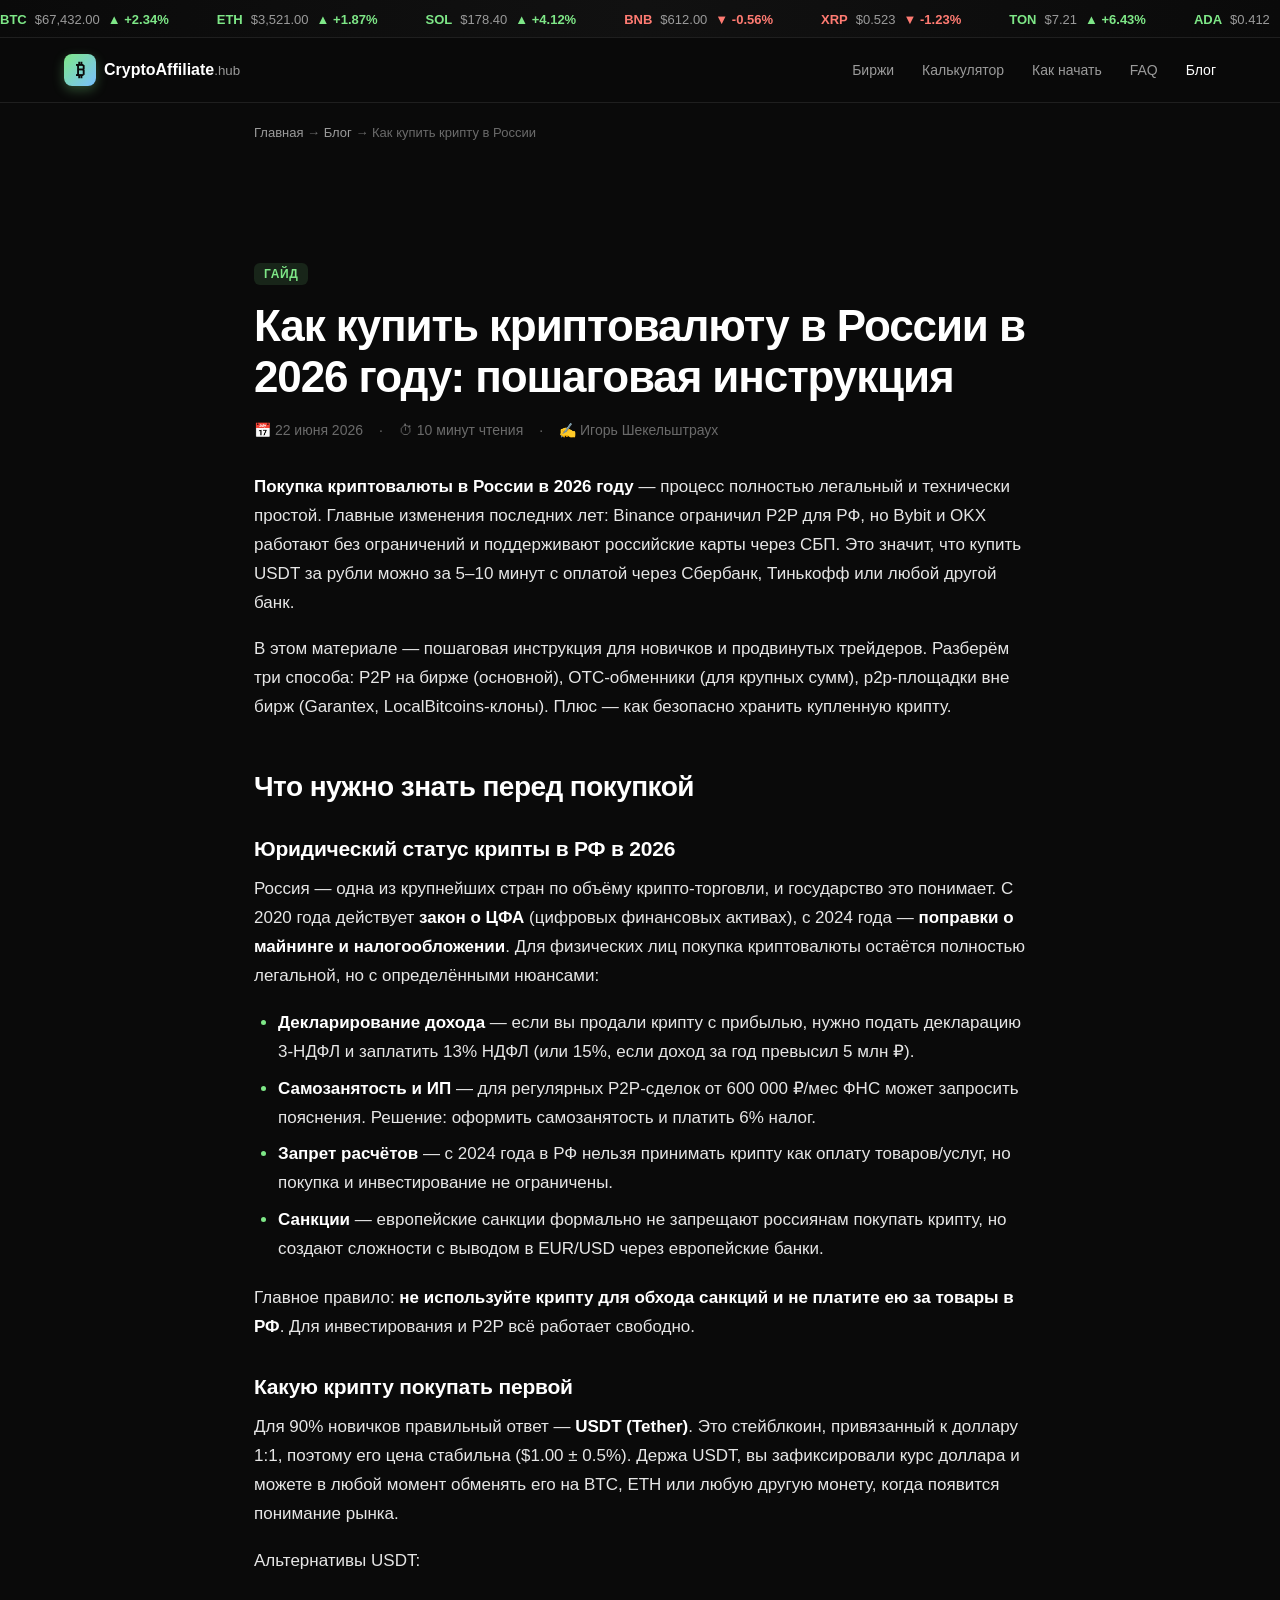
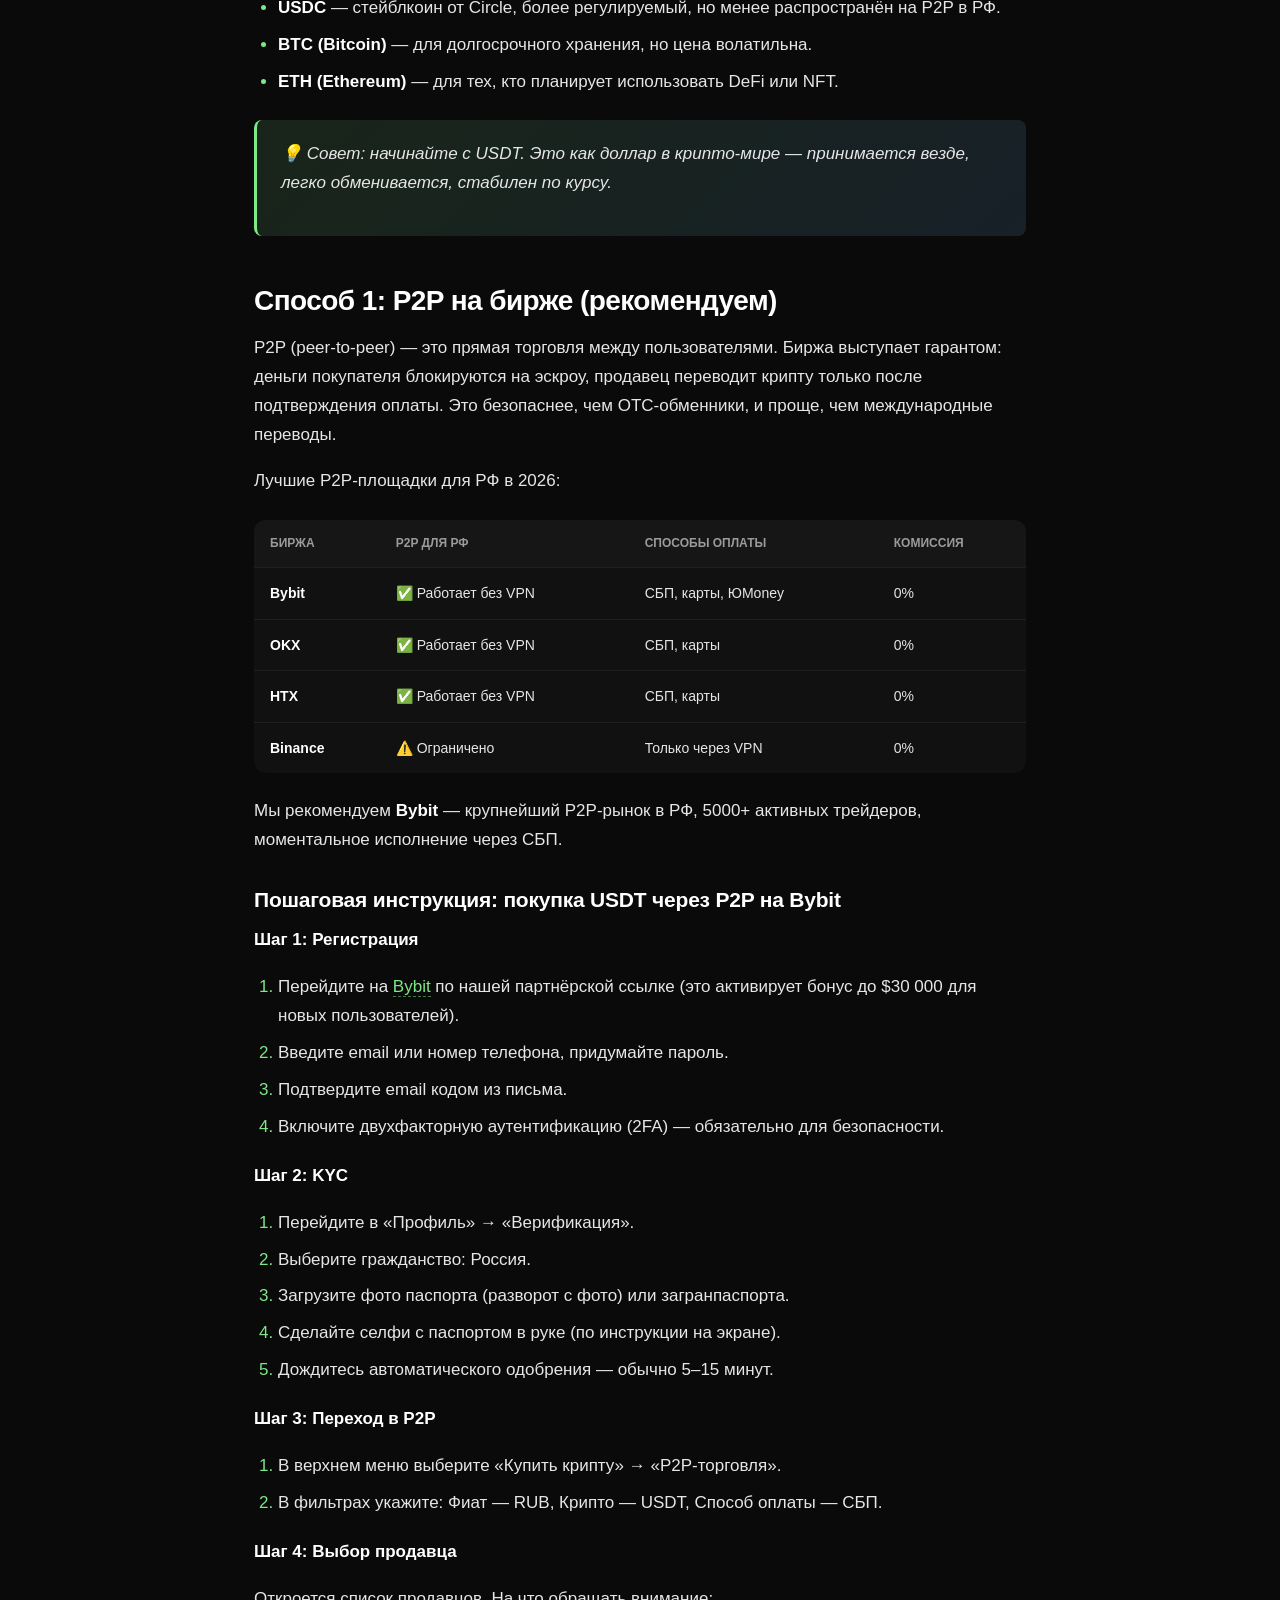
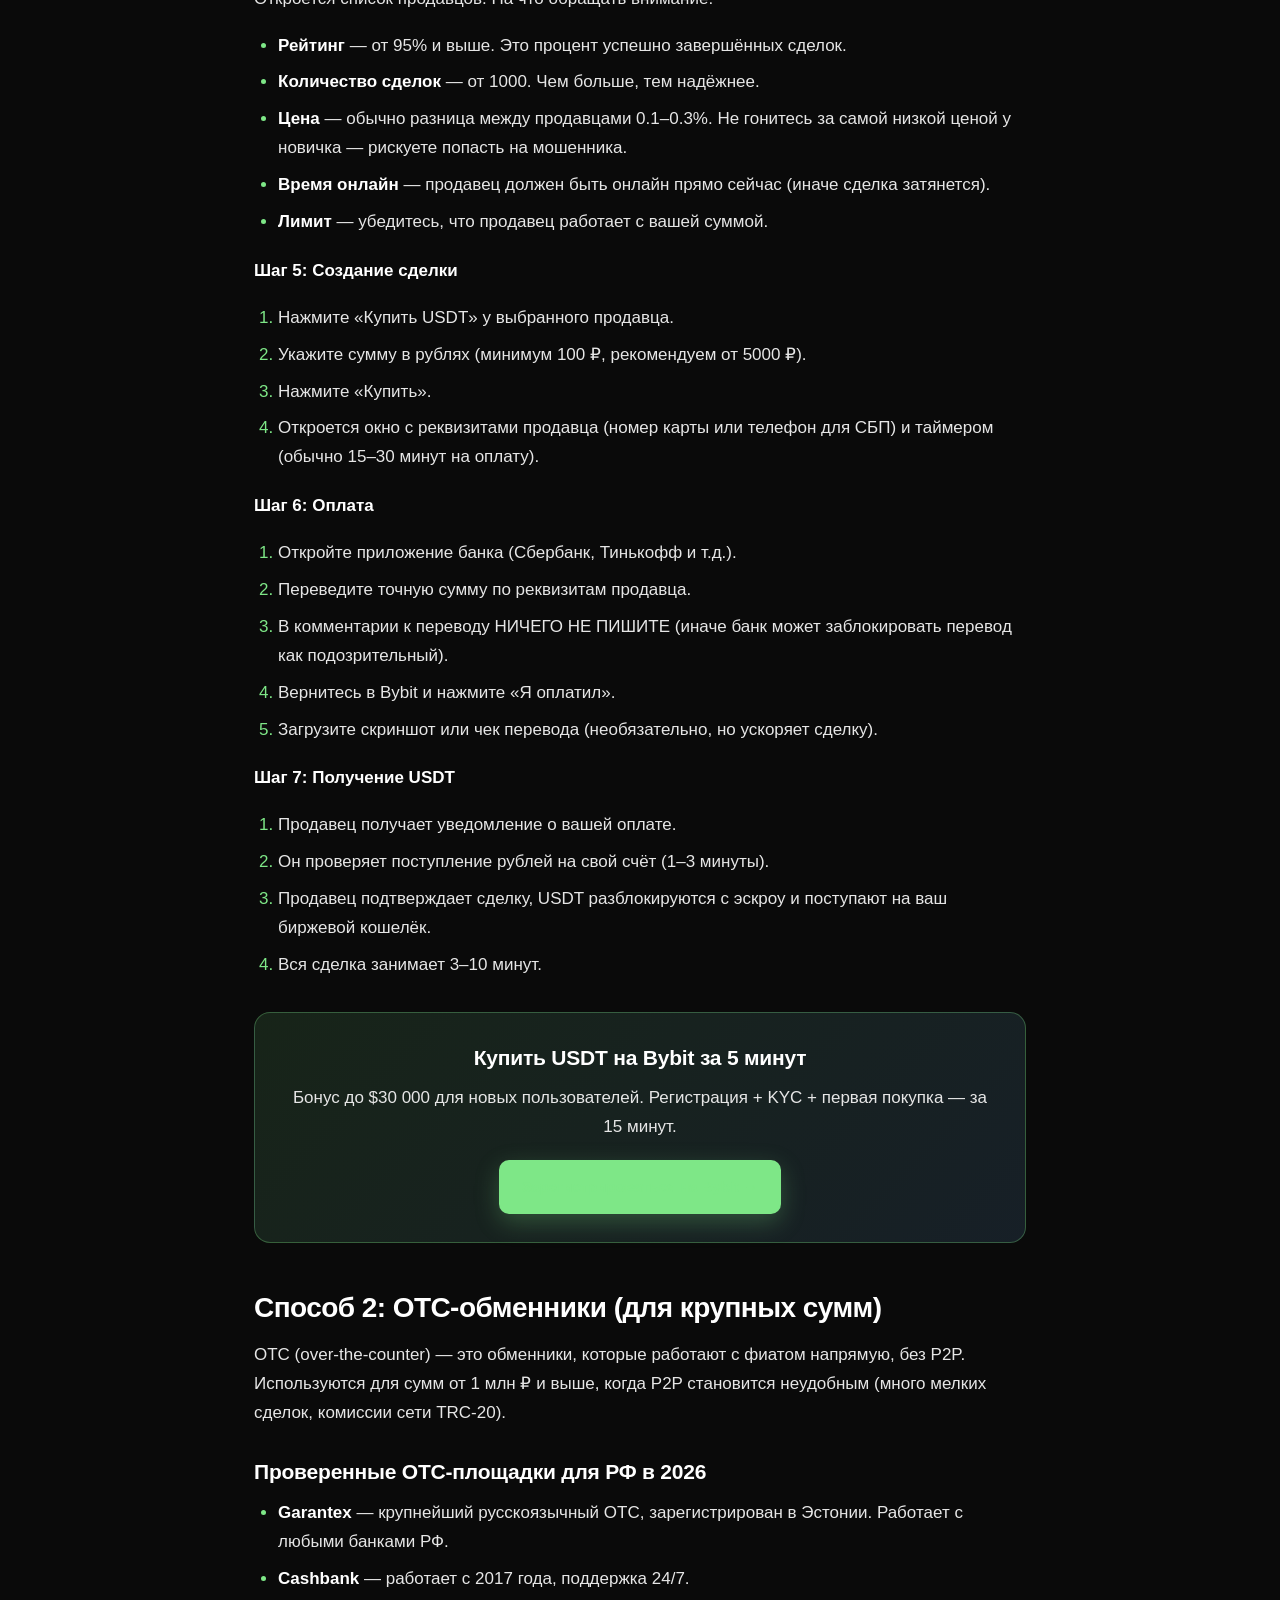
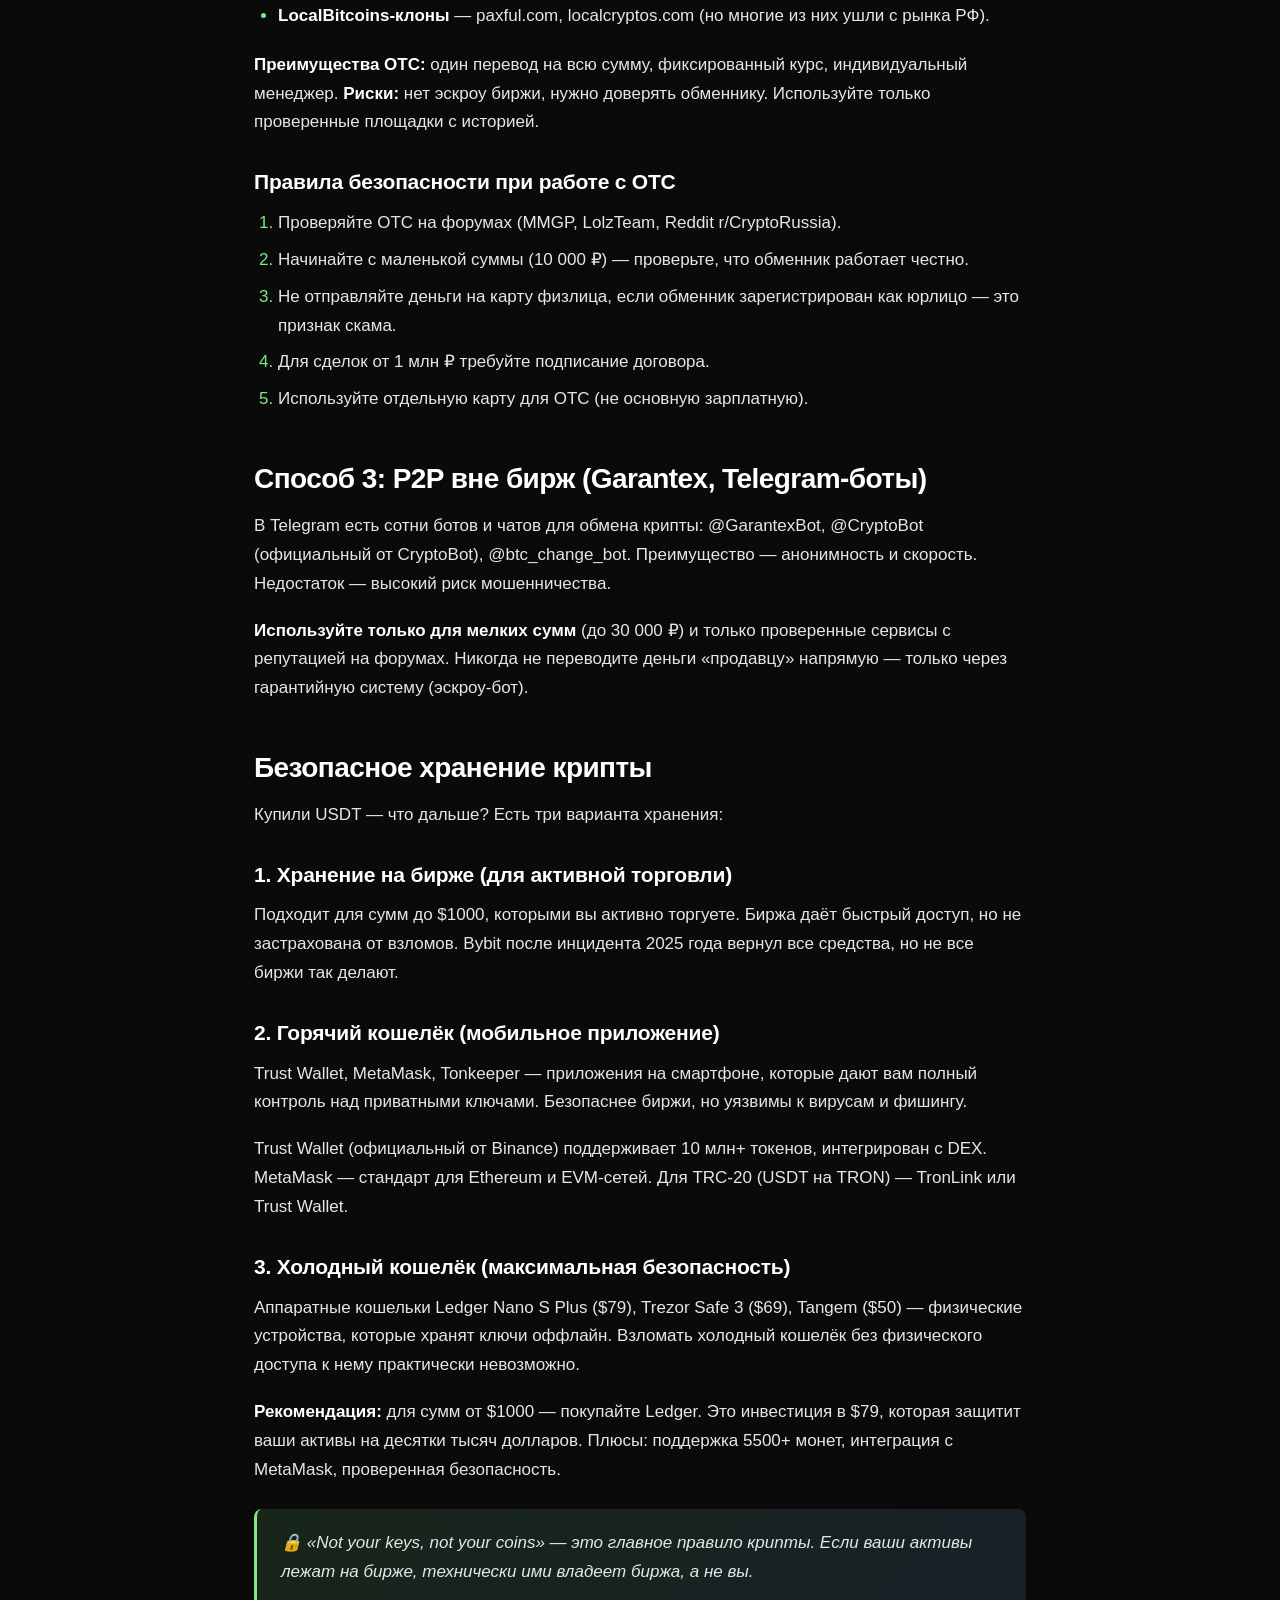
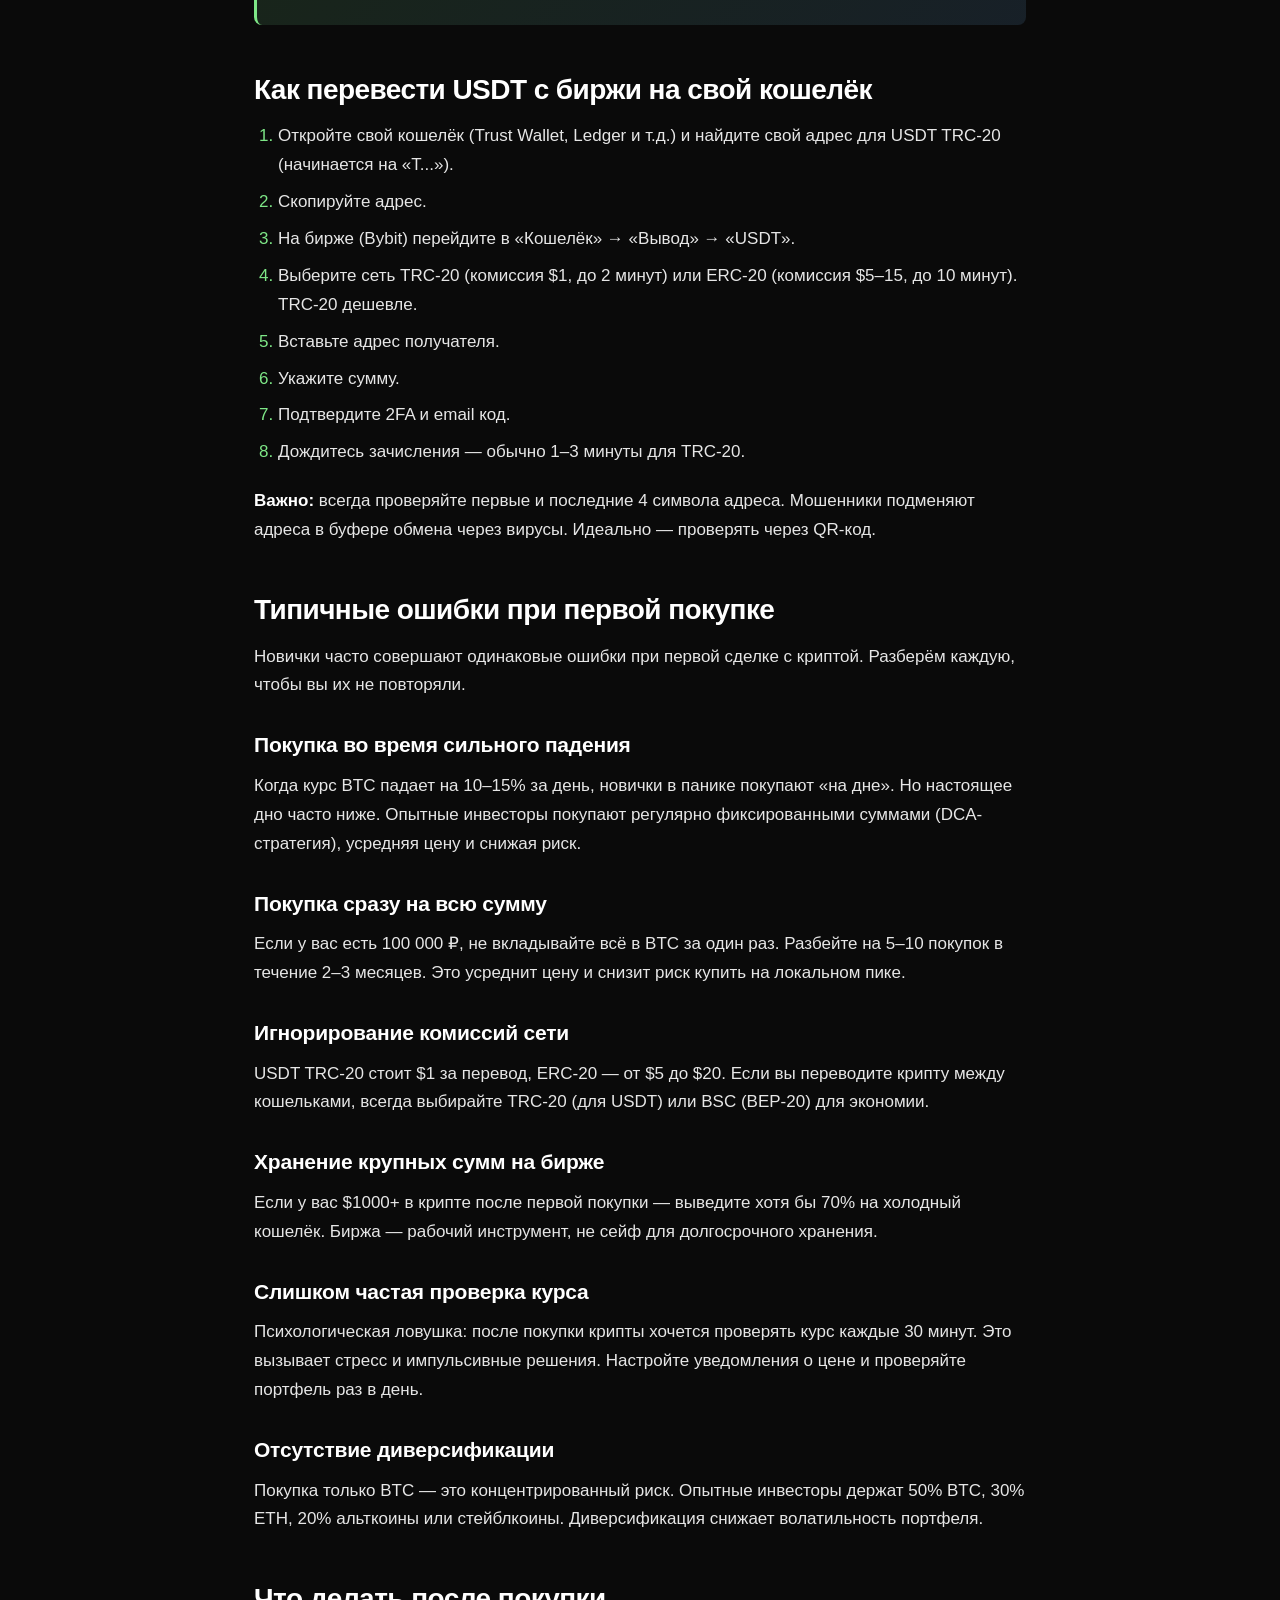
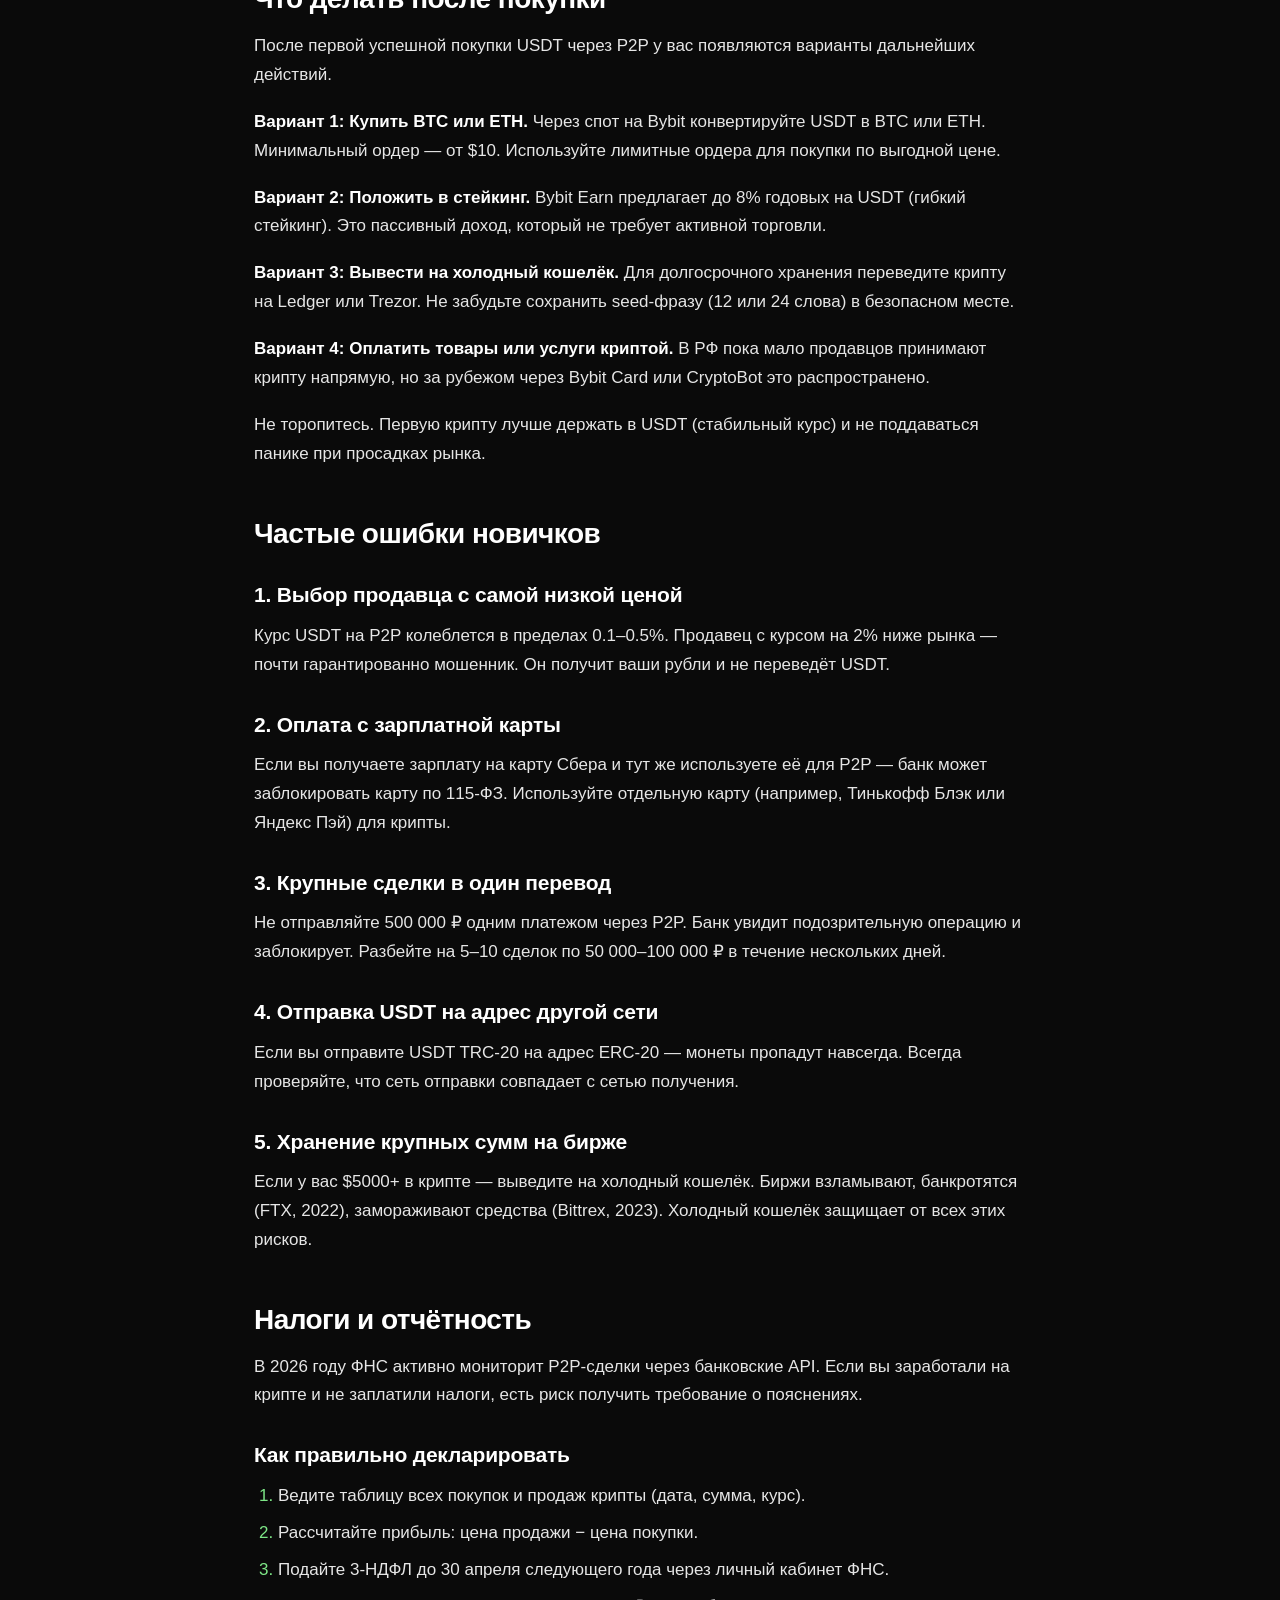
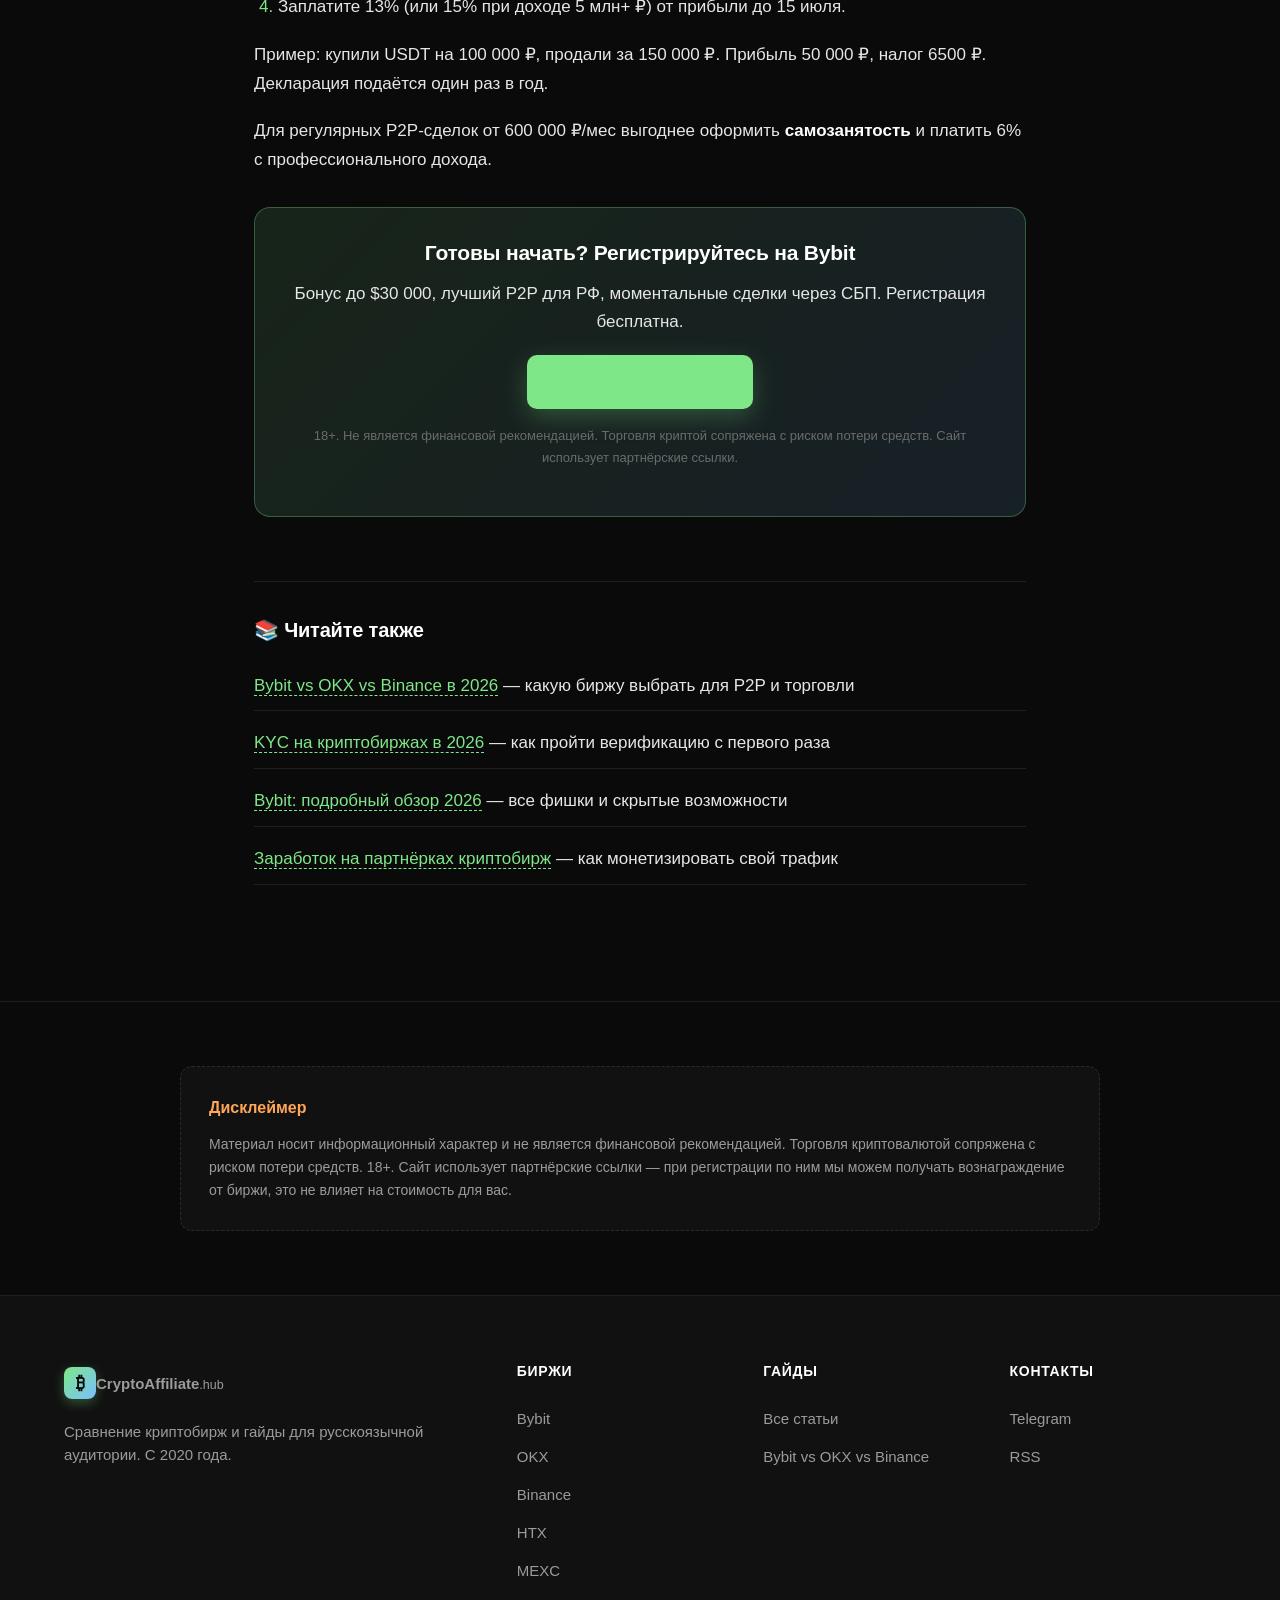
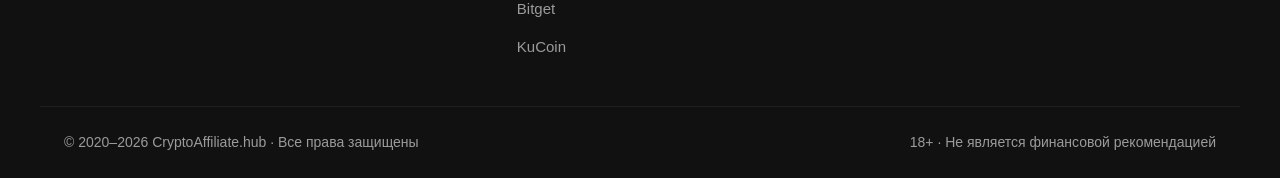
<file: articles/kak-pokupat-kriptovalyutu-rossiya-2026.html>
<!DOCTYPE html>
<html lang="ru">
<head>
  <meta charset="UTF-8">
  <meta name="viewport" content="width=device-width, initial-scale=1.0">
  <title>Как купить криптовалюту в России в 2026: пошаговая инструкция</title>
  <meta name="description" content="Пошаговый гайд по покупке криптовалюты в России в 2026 году: P2P, СБП, банковские карты, OTC-обменники. Безопасное хранение USDT, BTC, ETH на холодных кошельках.">
  <meta name="robots" content="index, follow, max-snippet:-1, max-image-preview:large">
  <link rel="canonical" href="https://crypto-affiliate.vercel.app/articles/kak-pokupat-kriptovalyutu-rossiya-2026.html">
  <meta property="og:type" content="article">
  <meta property="og:title" content="Как купить крипту в России в 2026: пошаговая инструкция">
  <meta property="og:description" content="Полный гайд по покупке криптовалюты в РФ: P2P, СБП, безопасное хранение.">
  <meta property="og:url" content="https://crypto-affiliate.vercel.app/articles/kak-pokupat-kriptovalyutu-rossiya-2026.html">
  <meta property="article:published_time" content="2026-06-22T10:00:00+03:00">
  <meta property="article:modified_time" content="2026-06-26T16:00:00+03:00">

  <link rel="alternate" type="application/rss+xml" title="CryptoAffiliate.hub" href="/articles/rss.xml">

  <script type="application/ld+json">
  {
    "@context": "https://schema.org",
    "@type": "Article",
    "headline": "Как купить криптовалюту в России в 2026 году: пошаговая инструкция",
    "description": "Пошаговый гайд по покупке крипты в РФ: P2P, СБП, карты, безопасное хранение",
    "image": "https://crypto-affiliate.vercel.app/assets/logo.svg",
    "author": {"@type": "Person", "name": "Игорь Шекельштраух", "url": "https://t.me/shekelstrong"},
    "publisher": {"@type": "Organization", "name": "CryptoAffiliate.hub", "logo": {"@type": "ImageObject", "url": "https://crypto-affiliate.vercel.app/assets/logo.svg"}},
    "datePublished": "2026-06-22T10:00:00+03:00",
    "dateModified": "2026-06-26T16:00:00+03:00",
    "mainEntityOfPage": "https://crypto-affiliate.vercel.app/articles/kak-pokupat-kriptovalyutu-rossiya-2026.html",
    "keywords": "купить крипту Россия, купить биткоин, купить USDT, P2P, СБП, 2026"
  }
  </script>

  <script type="application/ld+json">
  {
    "@context": "https://schema.org",
    "@type": "BreadcrumbList",
    "itemListElement": [
      {"@type": "ListItem", "position": 1, "name": "Главная", "item": "https://crypto-affiliate.vercel.app/"},
      {"@type": "ListItem", "position": 2, "name": "Блог", "item": "https://crypto-affiliate.vercel.app/articles/"},
      {"@type": "ListItem", "position": 3, "name": "Как купить крипту в России 2026", "item": "https://crypto-affiliate.vercel.app/articles/kak-pokupat-kriptovalyutu-rossiya-2026.html"}
    ]
  }
  </script>

  <script type="application/ld+json">
  {
    "@context": "https://schema.org",
    "@type": "HowTo",
    "name": "Как купить криптовалюту в России через P2P",
    "description": "Пошаговая инструкция покупки USDT за рубли через P2P-площадку Bybit с оплатой через СБП",
    "totalTime": "PT15M",
    "estimatedCost": {"@type": "MonetaryAmount", "currency": "RUB", "value": "1000"},
    "step": [
      {"@type": "HowToStep", "position": 1, "name": "Выбрать биржу", "text": "Зарегистрируйтесь на Bybit через нашу ссылку и пройдите базовый KYC"},
      {"@type": "HowToStep", "position": 2, "name": "Открыть P2P-раздел", "text": "Перейдите в раздел Купить крипту → P2P-торговля"},
      {"@type": "HowToStep", "position": 3, "name": "Выбрать продавца", "text": "Отфильтруйте по RUB, СБП, рейтингу 95%+ и количеству сделок от 1000"},
      {"@type": "HowToStep", "position": 4, "name": "Создать сделку", "text": "Укажите сумму в рублях, подтвердите заявку"},
      {"@type": "HowToStep", "position": 5, "name": "Оплатить через СБП", "text": "Переведите рубли продавцу по указанным реквизитам, нажмите «Я оплатил»"},
      {"@type": "HowToStep", "position": 6, "name": "Получить USDT", "text": "После подтверждения продавцом USDT зачислятся на ваш биржевой кошелёк"}
    ]
  }
  </script>

  <script type="application/ld+json">
  {
    "@context": "https://schema.org",
    "@type": "FAQPage",
    "mainEntity": [
      {
        "@type": "Question",
        "name": "Можно ли купить крипту в России легально в 2026?",
        "acceptedAnswer": {"@type": "Answer", "text": "Да, в России нет запрета на покупку криптовалюты физическими лицами. Закон о ЦФА (2020) и поправки 2024 года регулируют майнинг и обмен, но не покупку гражданами. P2P на международных биржах (Bybit, OKX) — легальный способ."}
      },
      {
        "@type": "Question",
        "name": "Какой минимальный объём для покупки?",
        "acceptedAnswer": {"@type": "Answer", "text": "На Bybit P2P минимальная сделка — 100 ₽, на OKX — 500 ₽. Для разумной экономии на комиссиях сети TRC-20 ($1 фиксировано) рекомендуем покупать от $100 за раз."}
      },
      {
        "@type": "Question",
        "name": "Что безопаснее: P2P или OTC-обменник?",
        "acceptedAnswer": {"@type": "Answer", "text": "P2P на крупных биржах (Bybit, OKX) безопаснее OTC-обменников благодаря escrow (средства замораживаются на бирже до подтверждения оплаты). OTC-обменники используйте только для крупных сумм от 1 млн ₽ и только проверенные."}
      },
      {
        "@type": "Question",
        "name": "Где хранить купленную крипту?",
        "acceptedAnswer": {"@type": "Answer", "text": "Для сумм до $1000 — биржа приемлема. Для $1000+ — холодный кошелёк (Ledger Nano S Plus, Trezor Safe 3, Tangem). Самый безопасный способ — купить Ledger, перевести крипту на его адрес и хранить в сейфе."}
      }
    ]
  }
  </script>

  <link rel="icon" href="/assets/favicon.svg" type="image/svg+xml">
  <link rel="stylesheet" href="/src/styles.css">
  <style>
    .article-wrap { max-width: 820px; margin: 0 auto; padding: 32px 24px 96px; }
    .article-hero { padding: 64px 0 32px; }
    .article-hero h1 { font-size: clamp(32px, 5vw, 44px); font-weight: 800; color: #fff; line-height: 1.15; letter-spacing: -0.025em; margin: 16px 0 16px; }
    .article-hero .meta { color: var(--text-mute); font-size: 14px; display: flex; gap: 16px; flex-wrap: wrap; align-items: center; }
    .article-hero .tag { background: var(--mint-soft); color: var(--mint); padding: 4px 10px; border-radius: 6px; font-size: 12px; font-weight: 600; text-transform: uppercase; letter-spacing: 0.05em; }
    .article-content h2 { font-size: 28px; font-weight: 800; color: #fff; letter-spacing: -0.02em; margin: 48px 0 16px; line-height: 1.2; }
    .article-content h3 { font-size: 21px; font-weight: 700; color: #fff; margin: 28px 0 10px; letter-spacing: -0.01em; }
    .article-content p { font-size: 17px; line-height: 1.7; color: var(--text); margin: 0 0 18px; }
    .article-content ul, .article-content ol { margin: 0 0 20px; padding-left: 24px; }
    .article-content li { font-size: 17px; line-height: 1.7; color: var(--text); margin-bottom: 8px; }
    .article-content li::marker { color: var(--mint); }
    .article-content a { color: var(--mint); border-bottom: 1px dashed rgba(126,231,135,0.5); }
    .article-content strong { color: #fff; font-weight: 700; }
    .article-content table { width: 100%; border-collapse: collapse; margin: 24px 0; font-size: 14px; background: var(--bg-elev); border-radius: 12px; overflow: hidden; }
    .article-content table th { background: var(--bg-elev-2); color: var(--text-dim); font-weight: 600; text-transform: uppercase; font-size: 12px; padding: 14px 16px; text-align: left; border-bottom: 1px solid var(--border); }
    .article-content table td { padding: 14px 16px; border-bottom: 1px solid var(--border); color: var(--text); }
    .article-content table tr:last-child td { border-bottom: 0; }
    .article-content blockquote { margin: 24px 0; padding: 20px 24px; background: linear-gradient(135deg, var(--mint-soft), var(--sky-soft)); border-left: 3px solid var(--mint); border-radius: 8px; font-style: italic; color: var(--text); }
    .article-content .cta-box { background: linear-gradient(135deg, var(--mint-soft), var(--sky-soft)); border: 1px solid rgba(126,231,135,0.3); border-radius: 16px; padding: 28px; margin: 32px 0; text-align: center; }
    .article-content .cta-box h3 { margin-top: 0; }
    .related-articles { margin-top: 64px; padding-top: 32px; border-top: 1px solid var(--border); }
    .related-articles h3 { color: #fff; font-size: 20px; font-weight: 700; margin: 0 0 16px; }
    .related-articles ul { list-style: none; padding: 0; }
    .related-articles li { padding: 10px 0; border-bottom: 1px solid var(--border); }
    .related-articles li a { color: var(--mint); border-bottom: 1px dashed; }
    .breadcrumb { padding: 20px 0; font-size: 13px; color: var(--text-mute); max-width: 820px; margin: 0 auto; padding-left: 24px; }
    .breadcrumb a { color: var(--text-dim); }
    .breadcrumb a:hover { color: var(--mint); }
  </style>
</head>
<body>
  <div class="ticker"><div class="ticker__track" id="tickerTrack"></div></div>
  <header class="header" id="header">
    <div class="container header__inner">
      <a href="/" class="logo"><span class="logo__mark">₿</span><span class="logo__text">CryptoAffiliate<small>.hub</small></span></a>
      <nav class="nav"><a href="/#exchanges">Биржи</a><a href="/#calculator">Калькулятор</a><a href="/#how">Как начать</a><a href="/#faq">FAQ</a><a href="/articles/" style="color:#fff">Блог</a></nav>
      <button class="burger" id="burger" aria-label="Меню"><span></span><span></span><span></span></button>
    </div>
  </header>

  <div class="breadcrumb"><a href="/">Главная</a> → <a href="/articles/">Блог</a> → <span>Как купить крипту в России</span></div>

  <article>
    <div class="article-wrap">
      <div class="article-hero">
        <span class="tag">Гайд</span>
        <h1>Как купить криптовалюту в России в 2026 году: пошаговая инструкция</h1>
        <div class="meta">
          <span>📅 22 июня 2026</span>
          <span>·</span>
          <span>⏱ 10 минут чтения</span>
          <span>·</span>
          <span>✍️ Игорь Шекельштраух</span>
        </div>
      </div>

      <div class="article-content">
        <p><strong>Покупка криптовалюты в России в 2026 году</strong> — процесс полностью легальный и технически простой. Главные изменения последних лет: Binance ограничил P2P для РФ, но Bybit и OKX работают без ограничений и поддерживают российские карты через СБП. Это значит, что купить USDT за рубли можно за 5–10 минут с оплатой через Сбербанк, Тинькофф или любой другой банк.</p>

        <p>В этом материале — пошаговая инструкция для новичков и продвинутых трейдеров. Разберём три способа: P2P на бирже (основной), OTC-обменники (для крупных сумм), p2p-площадки вне бирж (Garantex, LocalBitcoins-клоны). Плюс — как безопасно хранить купленную крипту.</p>

        <h2>Что нужно знать перед покупкой</h2>

        <h3>Юридический статус крипты в РФ в 2026</h3>
        <p>Россия — одна из крупнейших стран по объёму крипто-торговли, и государство это понимает. С 2020 года действует <strong>закон о ЦФА</strong> (цифровых финансовых активах), с 2024 года — <strong>поправки о майнинге и налогообложении</strong>. Для физических лиц покупка криптовалюты остаётся полностью легальной, но с определёнными нюансами:</p>

        <ul>
          <li><strong>Декларирование дохода</strong> — если вы продали крипту с прибылью, нужно подать декларацию 3-НДФЛ и заплатить 13% НДФЛ (или 15%, если доход за год превысил 5 млн ₽).</li>
          <li><strong>Самозанятость и ИП</strong> — для регулярных P2P-сделок от 600 000 ₽/мес ФНС может запросить пояснения. Решение: оформить самозанятость и платить 6% налог.</li>
          <li><strong>Запрет расчётов</strong> — с 2024 года в РФ нельзя принимать крипту как оплату товаров/услуг, но покупка и инвестирование не ограничены.</li>
          <li><strong>Санкции</strong> — европейские санкции формально не запрещают россиянам покупать крипту, но создают сложности с выводом в EUR/USD через европейские банки.</li>
        </ul>

        <p>Главное правило: <strong>не используйте крипту для обхода санкций и не платите ею за товары в РФ</strong>. Для инвестирования и P2P всё работает свободно.</p>

        <h3>Какую крипту покупать первой</h3>
        <p>Для 90% новичков правильный ответ — <strong>USDT (Tether)</strong>. Это стейблкоин, привязанный к доллару 1:1, поэтому его цена стабильна ($1.00 ± 0.5%). Держа USDT, вы зафиксировали курс доллара и можете в любой момент обменять его на BTC, ETH или любую другую монету, когда появится понимание рынка.</p>

        <p>Альтернативы USDT:</p>
        <ul>
          <li><strong>USDC</strong> — стейблкоин от Circle, более регулируемый, но менее распространён на P2P в РФ.</li>
          <li><strong>BTC (Bitcoin)</strong> — для долгосрочного хранения, но цена волатильна.</li>
          <li><strong>ETH (Ethereum)</strong> — для тех, кто планирует использовать DeFi или NFT.</li>
        </ul>

        <blockquote>
          <p>💡 Совет: начинайте с USDT. Это как доллар в крипто-мире — принимается везде, легко обменивается, стабилен по курсу.</p>
        </blockquote>

        <h2>Способ 1: P2P на бирже (рекомендуем)</h2>

        <p>P2P (peer-to-peer) — это прямая торговля между пользователями. Биржа выступает гарантом: деньги покупателя блокируются на эскроу, продавец переводит крипту только после подтверждения оплаты. Это безопаснее, чем OTC-обменники, и проще, чем международные переводы.</p>

        <p>Лучшие P2P-площадки для РФ в 2026:</p>
        <table>
          <thead><tr><th>Биржа</th><th>P2P для РФ</th><th>Способы оплаты</th><th>Комиссия</th></tr></thead>
          <tbody>
            <tr><td><strong>Bybit</strong></td><td>✅ Работает без VPN</td><td>СБП, карты, ЮMoney</td><td>0%</td></tr>
            <tr><td><strong>OKX</strong></td><td>✅ Работает без VPN</td><td>СБП, карты</td><td>0%</td></tr>
            <tr><td><strong>HTX</strong></td><td>✅ Работает без VPN</td><td>СБП, карты</td><td>0%</td></tr>
            <tr><td><strong>Binance</strong></td><td>⚠️ Ограничено</td><td>Только через VPN</td><td>0%</td></tr>
          </tbody>
        </table>

        <p>Мы рекомендуем <strong>Bybit</strong> — крупнейший P2P-рынок в РФ, 5000+ активных трейдеров, моментальное исполнение через СБП.</p>

        <h3>Пошаговая инструкция: покупка USDT через P2P на Bybit</h3>

        <p><strong>Шаг 1: Регистрация</strong></p>
        <ol>
          <li>Перейдите на <a href="https://www.bybit.com/invite?ref=ВАША_ССЫЛКА" rel="nofollow sponsored noopener">Bybit</a> по нашей партнёрской ссылке (это активирует бонус до $30 000 для новых пользователей).</li>
          <li>Введите email или номер телефона, придумайте пароль.</li>
          <li>Подтвердите email кодом из письма.</li>
          <li>Включите двухфакторную аутентификацию (2FA) — обязательно для безопасности.</li>
        </ol>

        <p><strong>Шаг 2: KYC</strong></p>
        <ol>
          <li>Перейдите в «Профиль» → «Верификация».</li>
          <li>Выберите гражданство: Россия.</li>
          <li>Загрузите фото паспорта (разворот с фото) или загранпаспорта.</li>
          <li>Сделайте селфи с паспортом в руке (по инструкции на экране).</li>
          <li>Дождитесь автоматического одобрения — обычно 5–15 минут.</li>
        </ol>

        <p><strong>Шаг 3: Переход в P2P</strong></p>
        <ol>
          <li>В верхнем меню выберите «Купить крипту» → «P2P-торговля».</li>
          <li>В фильтрах укажите: Фиат — RUB, Крипто — USDT, Способ оплаты — СБП.</li>
        </ol>

        <p><strong>Шаг 4: Выбор продавца</strong></p>
        <p>Откроется список продавцов. На что обращать внимание:</p>
        <ul>
          <li><strong>Рейтинг</strong> — от 95% и выше. Это процент успешно завершённых сделок.</li>
          <li><strong>Количество сделок</strong> — от 1000. Чем больше, тем надёжнее.</li>
          <li><strong>Цена</strong> — обычно разница между продавцами 0.1–0.3%. Не гонитесь за самой низкой ценой у новичка — рискуете попасть на мошенника.</li>
          <li><strong>Время онлайн</strong> — продавец должен быть онлайн прямо сейчас (иначе сделка затянется).</li>
          <li><strong>Лимит</strong> — убедитесь, что продавец работает с вашей суммой.</li>
        </ul>

        <p><strong>Шаг 5: Создание сделки</strong></p>
        <ol>
          <li>Нажмите «Купить USDT» у выбранного продавца.</li>
          <li>Укажите сумму в рублях (минимум 100 ₽, рекомендуем от 5000 ₽).</li>
          <li>Нажмите «Купить».</li>
          <li>Откроется окно с реквизитами продавца (номер карты или телефон для СБП) и таймером (обычно 15–30 минут на оплату).</li>
        </ol>

        <p><strong>Шаг 6: Оплата</strong></p>
        <ol>
          <li>Откройте приложение банка (Сбербанк, Тинькофф и т.д.).</li>
          <li>Переведите точную сумму по реквизитам продавца.</li>
          <li>В комментарии к переводу НИЧЕГО НЕ ПИШИТЕ (иначе банк может заблокировать перевод как подозрительный).</li>
          <li>Вернитесь в Bybit и нажмите «Я оплатил».</li>
          <li>Загрузите скриншот или чек перевода (необязательно, но ускоряет сделку).</li>
        </ol>

        <p><strong>Шаг 7: Получение USDT</strong></p>
        <ol>
          <li>Продавец получает уведомление о вашей оплате.</li>
          <li>Он проверяет поступление рублей на свой счёт (1–3 минуты).</li>
          <li>Продавец подтверждает сделку, USDT разблокируются с эскроу и поступают на ваш биржевой кошелёк.</li>
          <li>Вся сделка занимает 3–10 минут.</li>
        </ol>

        <div class="cta-box">
          <h3>Купить USDT на Bybit за 5 минут</h3>
          <p>Бонус до $30 000 для новых пользователей. Регистрация + KYC + первая покупка — за 15 минут.</p>
          <a href="https://www.bybit.com/invite?ref=ВАША_ССЫЛКА" rel="nofollow sponsored noopener" class="btn btn--primary">Зарегистрироваться на Bybit →</a>
        </div>

        <h2>Способ 2: OTC-обменники (для крупных сумм)</h2>

        <p>OTC (over-the-counter) — это обменники, которые работают с фиатом напрямую, без P2P. Используются для сумм от 1 млн ₽ и выше, когда P2P становится неудобным (много мелких сделок, комиссии сети TRC-20).</p>

        <h3>Проверенные OTC-площадки для РФ в 2026</h3>
        <ul>
          <li><strong>Garantex</strong> — крупнейший русскоязычный OTC, зарегистрирован в Эстонии. Работает с любыми банками РФ.</li>
          <li><strong>Cashbank</strong> — работает с 2017 года, поддержка 24/7.</li>
          <li><strong>LocalBitcoins-клоны</strong> — paxful.com, localcryptos.com (но многие из них ушли с рынка РФ).</li>
        </ul>

        <p><strong>Преимущества OTC:</strong> один перевод на всю сумму, фиксированный курс, индивидуальный менеджер. <strong>Риски:</strong> нет эскроу биржи, нужно доверять обменнику. Используйте только проверенные площадки с историей.</p>

        <h3>Правила безопасности при работе с OTC</h3>
        <ol>
          <li>Проверяйте OTC на форумах (MMGP, LolzTeam, Reddit r/CryptoRussia).</li>
          <li>Начинайте с маленькой суммы (10 000 ₽) — проверьте, что обменник работает честно.</li>
          <li>Не отправляйте деньги на карту физлица, если обменник зарегистрирован как юрлицо — это признак скама.</li>
          <li>Для сделок от 1 млн ₽ требуйте подписание договора.</li>
          <li>Используйте отдельную карту для OTC (не основную зарплатную).</li>
        </ol>

        <h2>Способ 3: P2P вне бирж (Garantex, Telegram-боты)</h2>

        <p>В Telegram есть сотни ботов и чатов для обмена крипты: @GarantexBot, @CryptoBot (официальный от CryptoBot), @btc_change_bot. Преимущество — анонимность и скорость. Недостаток — высокий риск мошенничества.</p>

        <p><strong>Используйте только для мелких сумм</strong> (до 30 000 ₽) и только проверенные сервисы с репутацией на форумах. Никогда не переводите деньги «продавцу» напрямую — только через гарантийную систему (эскроу-бот).</p>

        <h2>Безопасное хранение крипты</h2>

        <p>Купили USDT — что дальше? Есть три варианта хранения:</p>

        <h3>1. Хранение на бирже (для активной торговли)</h3>
        <p>Подходит для сумм до $1000, которыми вы активно торгуете. Биржа даёт быстрый доступ, но не застрахована от взломов. Bybit после инцидента 2025 года вернул все средства, но не все биржи так делают.</p>

        <h3>2. Горячий кошелёк (мобильное приложение)</h3>
        <p>Trust Wallet, MetaMask, Tonkeeper — приложения на смартфоне, которые дают вам полный контроль над приватными ключами. Безопаснее биржи, но уязвимы к вирусам и фишингу.</p>

        <p>Trust Wallet (официальный от Binance) поддерживает 10 млн+ токенов, интегрирован с DEX. MetaMask — стандарт для Ethereum и EVM-сетей. Для TRC-20 (USDT на TRON) — TronLink или Trust Wallet.</p>

        <h3>3. Холодный кошелёк (максимальная безопасность)</h3>
        <p>Аппаратные кошельки Ledger Nano S Plus ($79), Trezor Safe 3 ($69), Tangem ($50) — физические устройства, которые хранят ключи оффлайн. Взломать холодный кошелёк без физического доступа к нему практически невозможно.</p>

        <p><strong>Рекомендация:</strong> для сумм от $1000 — покупайте Ledger. Это инвестиция в $79, которая защитит ваши активы на десятки тысяч долларов. Плюсы: поддержка 5500+ монет, интеграция с MetaMask, проверенная безопасность.</p>

        <blockquote>
          <p>🔒 «Not your keys, not your coins» — это главное правило крипты. Если ваши активы лежат на бирже, технически ими владеет биржа, а не вы.</p>
        </blockquote>

        <h2>Как перевести USDT с биржи на свой кошелёк</h2>

        <ol>
          <li>Откройте свой кошелёк (Trust Wallet, Ledger и т.д.) и найдите свой адрес для USDT TRC-20 (начинается на «T...»).</li>
          <li>Скопируйте адрес.</li>
          <li>На бирже (Bybit) перейдите в «Кошелёк» → «Вывод» → «USDT».</li>
          <li>Выберите сеть TRC-20 (комиссия $1, до 2 минут) или ERC-20 (комиссия $5–15, до 10 минут). TRC-20 дешевле.</li>
          <li>Вставьте адрес получателя.</li>
          <li>Укажите сумму.</li>
          <li>Подтвердите 2FA и email код.</li>
          <li>Дождитесь зачисления — обычно 1–3 минуты для TRC-20.</li>
        </ol>

        <p><strong>Важно:</strong> всегда проверяйте первые и последние 4 символа адреса. Мошенники подменяют адреса в буфере обмена через вирусы. Идеально — проверять через QR-код.</p>

        
        <h2>Типичные ошибки при первой покупке</h2>
        <p>Новички часто совершают одинаковые ошибки при первой сделке с криптой. Разберём каждую, чтобы вы их не повторяли.</p>

        <h3>Покупка во время сильного падения</h3>
        <p>Когда курс BTC падает на 10–15% за день, новички в панике покупают «на дне». Но настоящее дно часто ниже. Опытные инвесторы покупают регулярно фиксированными суммами (DCA-стратегия), усредняя цену и снижая риск.</p>

        <h3>Покупка сразу на всю сумму</h3>
        <p>Если у вас есть 100 000 ₽, не вкладывайте всё в BTC за один раз. Разбейте на 5–10 покупок в течение 2–3 месяцев. Это усреднит цену и снизит риск купить на локальном пике.</p>

        <h3>Игнорирование комиссий сети</h3>
        <p>USDT TRC-20 стоит $1 за перевод, ERC-20 — от $5 до $20. Если вы переводите крипту между кошельками, всегда выбирайте TRC-20 (для USDT) или BSC (BEP-20) для экономии.</p>

        <h3>Хранение крупных сумм на бирже</h3>
        <p>Если у вас $1000+ в крипте после первой покупки — выведите хотя бы 70% на холодный кошелёк. Биржа — рабочий инструмент, не сейф для долгосрочного хранения.</p>

        <h3>Слишком частая проверка курса</h3>
        <p>Психологическая ловушка: после покупки крипты хочется проверять курс каждые 30 минут. Это вызывает стресс и импульсивные решения. Настройте уведомления о цене и проверяйте портфель раз в день.</p>

        <h3>Отсутствие диверсификации</h3>
        <p>Покупка только BTC — это концентрированный риск. Опытные инвесторы держат 50% BTC, 30% ETH, 20% альткоины или стейблкоины. Диверсификация снижает волатильность портфеля.</p>

        <h2>Что делать после покупки</h2>
        <p>После первой успешной покупки USDT через P2P у вас появляются варианты дальнейших действий.</p>

        <p><strong>Вариант 1: Купить BTC или ETH.</strong> Через спот на Bybit конвертируйте USDT в BTC или ETH. Минимальный ордер — от $10. Используйте лимитные ордера для покупки по выгодной цене.</p>

        <p><strong>Вариант 2: Положить в стейкинг.</strong> Bybit Earn предлагает до 8% годовых на USDT (гибкий стейкинг). Это пассивный доход, который не требует активной торговли.</p>

        <p><strong>Вариант 3: Вывести на холодный кошелёк.</strong> Для долгосрочного хранения переведите крипту на Ledger или Trezor. Не забудьте сохранить seed-фразу (12 или 24 слова) в безопасном месте.</p>

        <p><strong>Вариант 4: Оплатить товары или услуги криптой.</strong> В РФ пока мало продавцов принимают крипту напрямую, но за рубежом через Bybit Card или CryptoBot это распространено.</p>

        <p>Не торопитесь. Первую крипту лучше держать в USDT (стабильный курс) и не поддаваться панике при просадках рынка.</p>

<h2>Частые ошибки новичков</h2>

        <h3>1. Выбор продавца с самой низкой ценой</h3>
        <p>Курс USDT на P2P колеблется в пределах 0.1–0.5%. Продавец с курсом на 2% ниже рынка — почти гарантированно мошенник. Он получит ваши рубли и не переведёт USDT.</p>

        <h3>2. Оплата с зарплатной карты</h3>
        <p>Если вы получаете зарплату на карту Сбера и тут же используете её для P2P — банк может заблокировать карту по 115-ФЗ. Используйте отдельную карту (например, Тинькофф Блэк или Яндекс Пэй) для крипты.</p>

        <h3>3. Крупные сделки в один перевод</h3>
        <p>Не отправляйте 500 000 ₽ одним платежом через P2P. Банк увидит подозрительную операцию и заблокирует. Разбейте на 5–10 сделок по 50 000–100 000 ₽ в течение нескольких дней.</p>

        <h3>4. Отправка USDT на адрес другой сети</h3>
        <p>Если вы отправите USDT TRC-20 на адрес ERC-20 — монеты пропадут навсегда. Всегда проверяйте, что сеть отправки совпадает с сетью получения.</p>

        <h3>5. Хранение крупных сумм на бирже</h3>
        <p>Если у вас $5000+ в крипте — выведите на холодный кошелёк. Биржи взламывают, банкротятся (FTX, 2022), замораживают средства (Bittrex, 2023). Холодный кошелёк защищает от всех этих рисков.</p>

        <h2>Налоги и отчётность</h2>

        <p>В 2026 году ФНС активно мониторит P2P-сделки через банковские API. Если вы заработали на крипте и не заплатили налоги, есть риск получить требование о пояснениях.</p>

        <h3>Как правильно декларировать</h3>
        <ol>
          <li>Ведите таблицу всех покупок и продаж крипты (дата, сумма, курс).</li>
          <li>Рассчитайте прибыль: цена продажи − цена покупки.</li>
          <li>Подайте 3-НДФЛ до 30 апреля следующего года через личный кабинет ФНС.</li>
          <li>Заплатите 13% (или 15% при доходе 5 млн+ ₽) от прибыли до 15 июля.</li>
        </ol>

        <p>Пример: купили USDT на 100 000 ₽, продали за 150 000 ₽. Прибыль 50 000 ₽, налог 6500 ₽. Декларация подаётся один раз в год.</p>

        <p>Для регулярных P2P-сделок от 600 000 ₽/мес выгоднее оформить <strong>самозанятость</strong> и платить 6% с профессионального дохода.</p>

        <div class="cta-box">
          <h3>Готовы начать? Регистрируйтесь на Bybit</h3>
          <p>Бонус до $30 000, лучший P2P для РФ, моментальные сделки через СБП. Регистрация бесплатна.</p>
          <a href="https://www.bybit.com/invite?ref=ВАША_ССЫЛКА" rel="nofollow sponsored noopener" class="btn btn--primary">Получить бонус Bybit →</a>
          <p style="font-size: 13px; color: var(--text-mute); margin-top: 16px;">18+. Не является финансовой рекомендацией. Торговля криптой сопряжена с риском потери средств. Сайт использует партнёрские ссылки.</p>
        </div>

        <div class="related-articles">
          <h3>📚 Читайте также</h3>
          <ul>
            <li><a href="/articles/bybit-okx-binance-sravnenie-2026.html">Bybit vs OKX vs Binance в 2026</a> — какую биржу выбрать для P2P и торговли</li>
            <li><a href="/articles/kyc-kriptobirzhi-2026.html">KYC на криптобиржах в 2026</a> — как пройти верификацию с первого раза</li>
            <li><a href="/articles/bybit-obzor-2026.html">Bybit: подробный обзор 2026</a> — все фишки и скрытые возможности</li>
            <li><a href="/articles/zarabotok-na-partnyorkah-kriptobirzh.html">Заработок на партнёрках криптобирж</a> — как монетизировать свой трафик</li>
          </ul>
        </div>
      </div>
    </div>
  </article>

  <section class="disclaimer">
    <div class="container">
      <div class="disclaimer__inner">
        <h3>Дисклеймер</h3>
        <p>Материал носит информационный характер и не является финансовой рекомендацией. Торговля криптовалютой сопряжена с риском потери средств. 18+. Сайт использует партнёрские ссылки — при регистрации по ним мы можем получать вознаграждение от биржи, это не влияет на стоимость для вас.</p>
      </div>
    </div>
  </section>

  <footer class="footer">
    <div class="container footer__inner">
      <div class="footer__col">
        <a href="/" class="logo"><span class="logo__mark">₿</span><span class="logo__text">CryptoAffiliate<small>.hub</small></span></a>
        <p>Сравнение криптобирж и гайды для русскоязычной аудитории. С 2020 года.</p>
      </div>
      <div class="footer__col"><h4>Биржи</h4><a href="/#bybit">Bybit</a><a href="/#okx">OKX</a><a href="/#binance">Binance</a><a href="/#htx">HTX</a><a href="/#mexc">MEXC</a><a href="/#bitget">Bitget</a><a href="/#kucoin">KuCoin</a></div>
      <div class="footer__col"><h4>Гайды</h4><a href="/articles/">Все статьи</a><a href="/articles/bybit-okx-binance-sravnenie-2026.html">Bybit vs OKX vs Binance</a></div>
      <div class="footer__col"><h4>Контакты</h4><a href="https://t.me/shekelstrong">Telegram</a><a href="/articles/rss.xml">RSS</a></div>
    </div>
    <div class="container footer__bottom">
      <span>© 2020–2026 CryptoAffiliate.hub · Все права защищены</span>
      <span>18+ · Не является финансовой рекомендацией</span>
    </div>
  </footer>

  <script src="/src/data.js"></script>
  <script src="/src/main.js"></script>
</body>
</html>
</file>
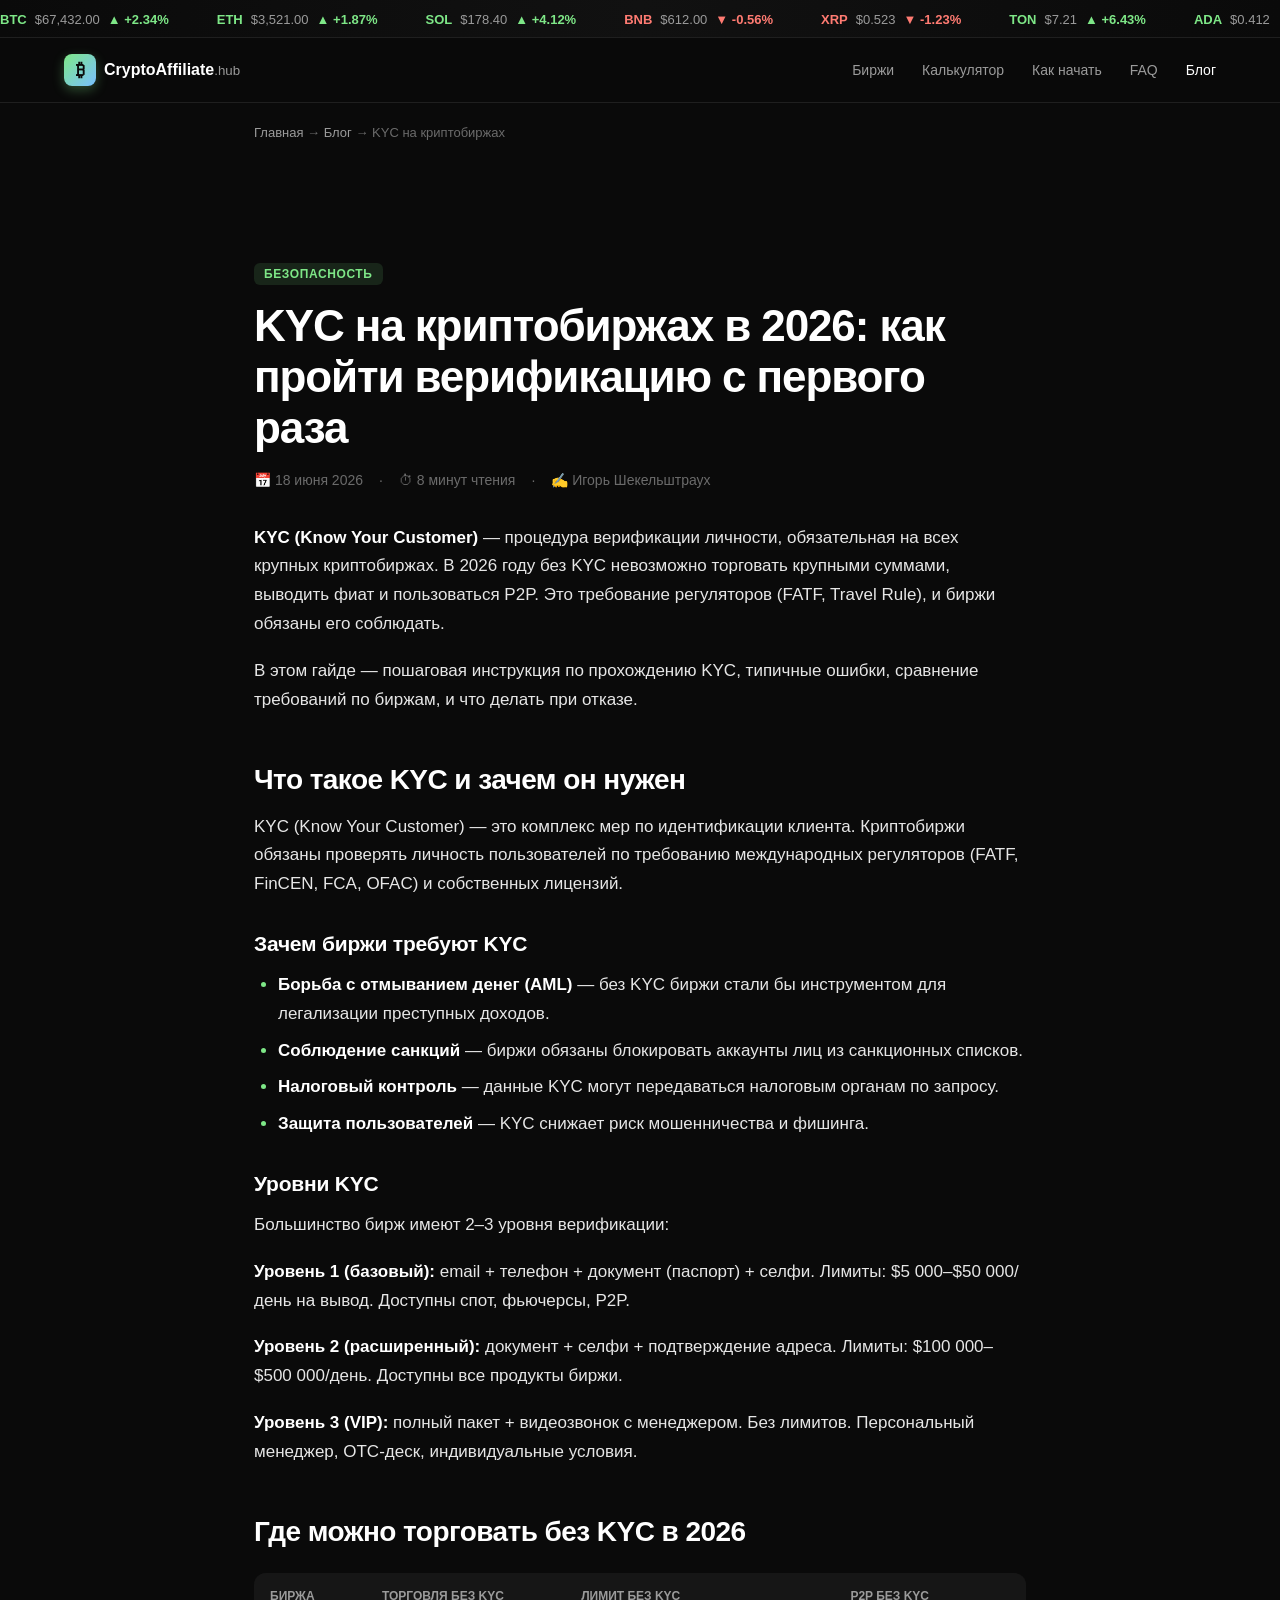
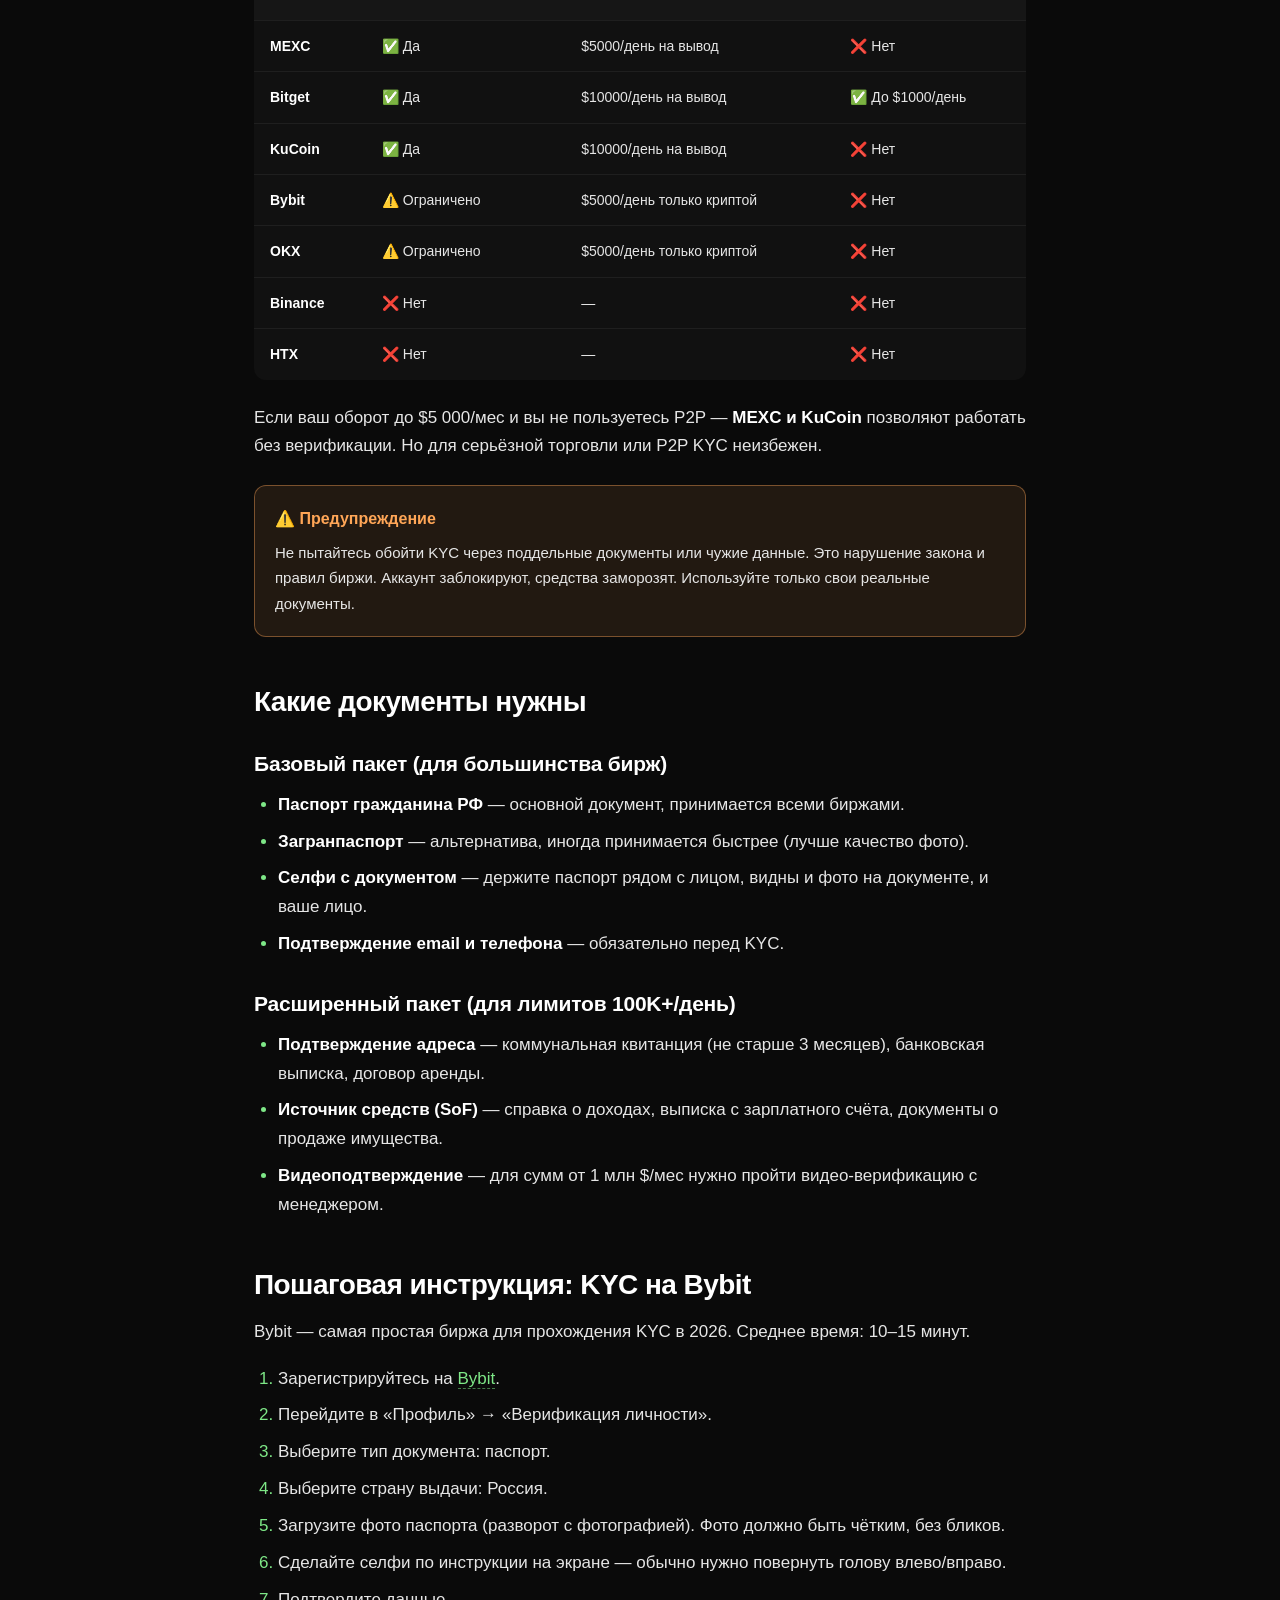
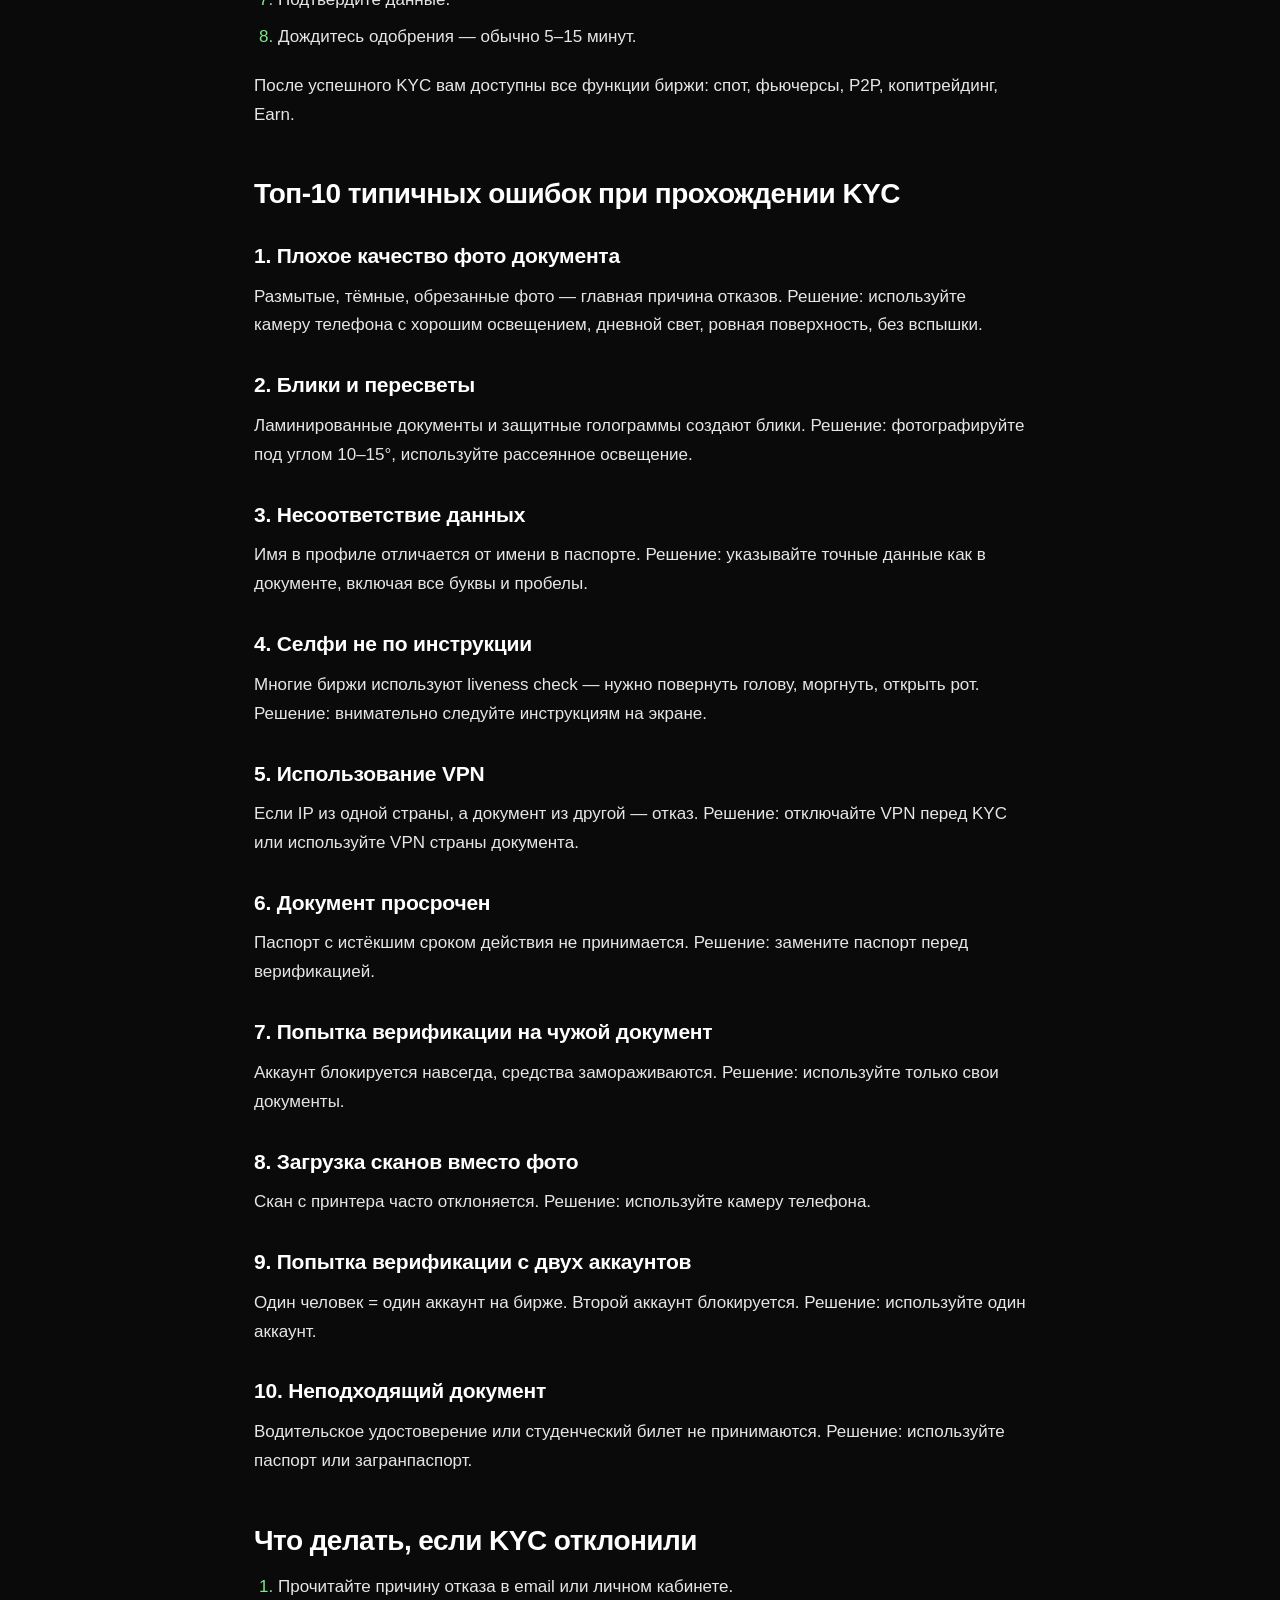
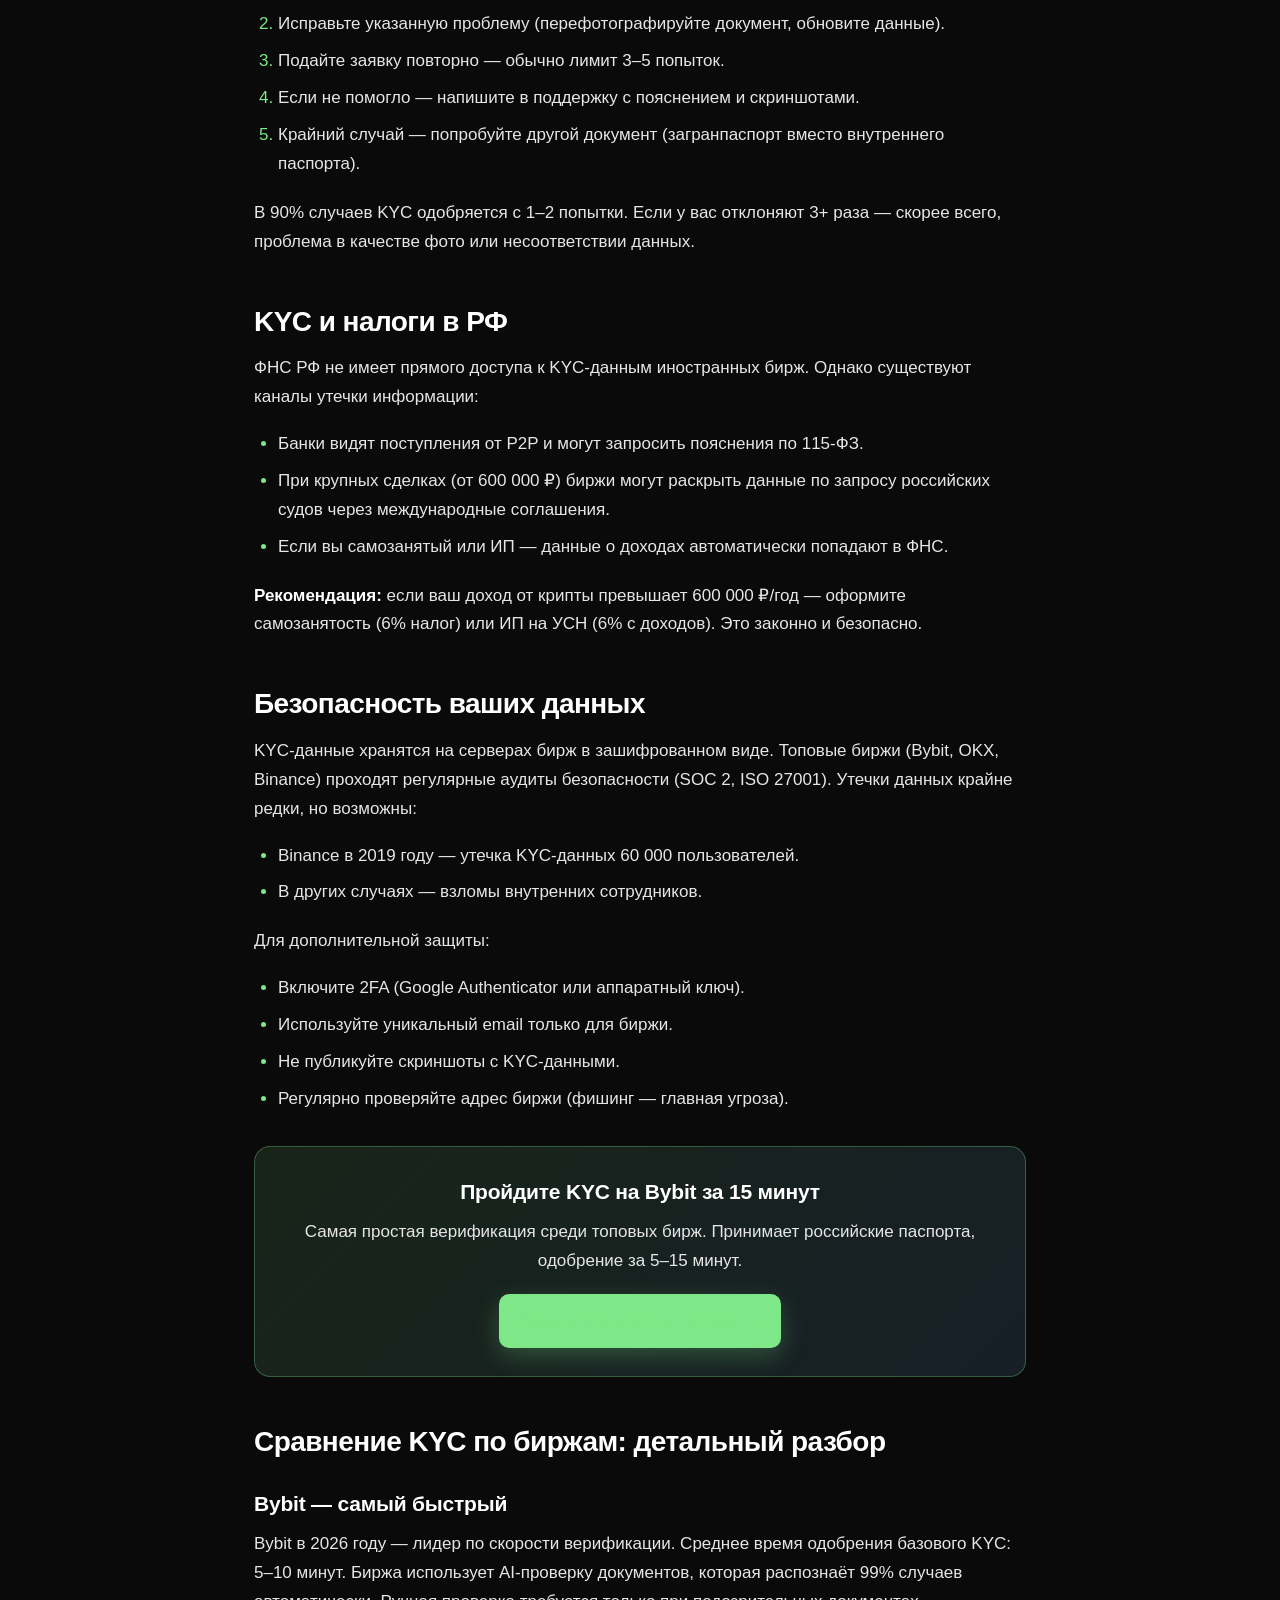
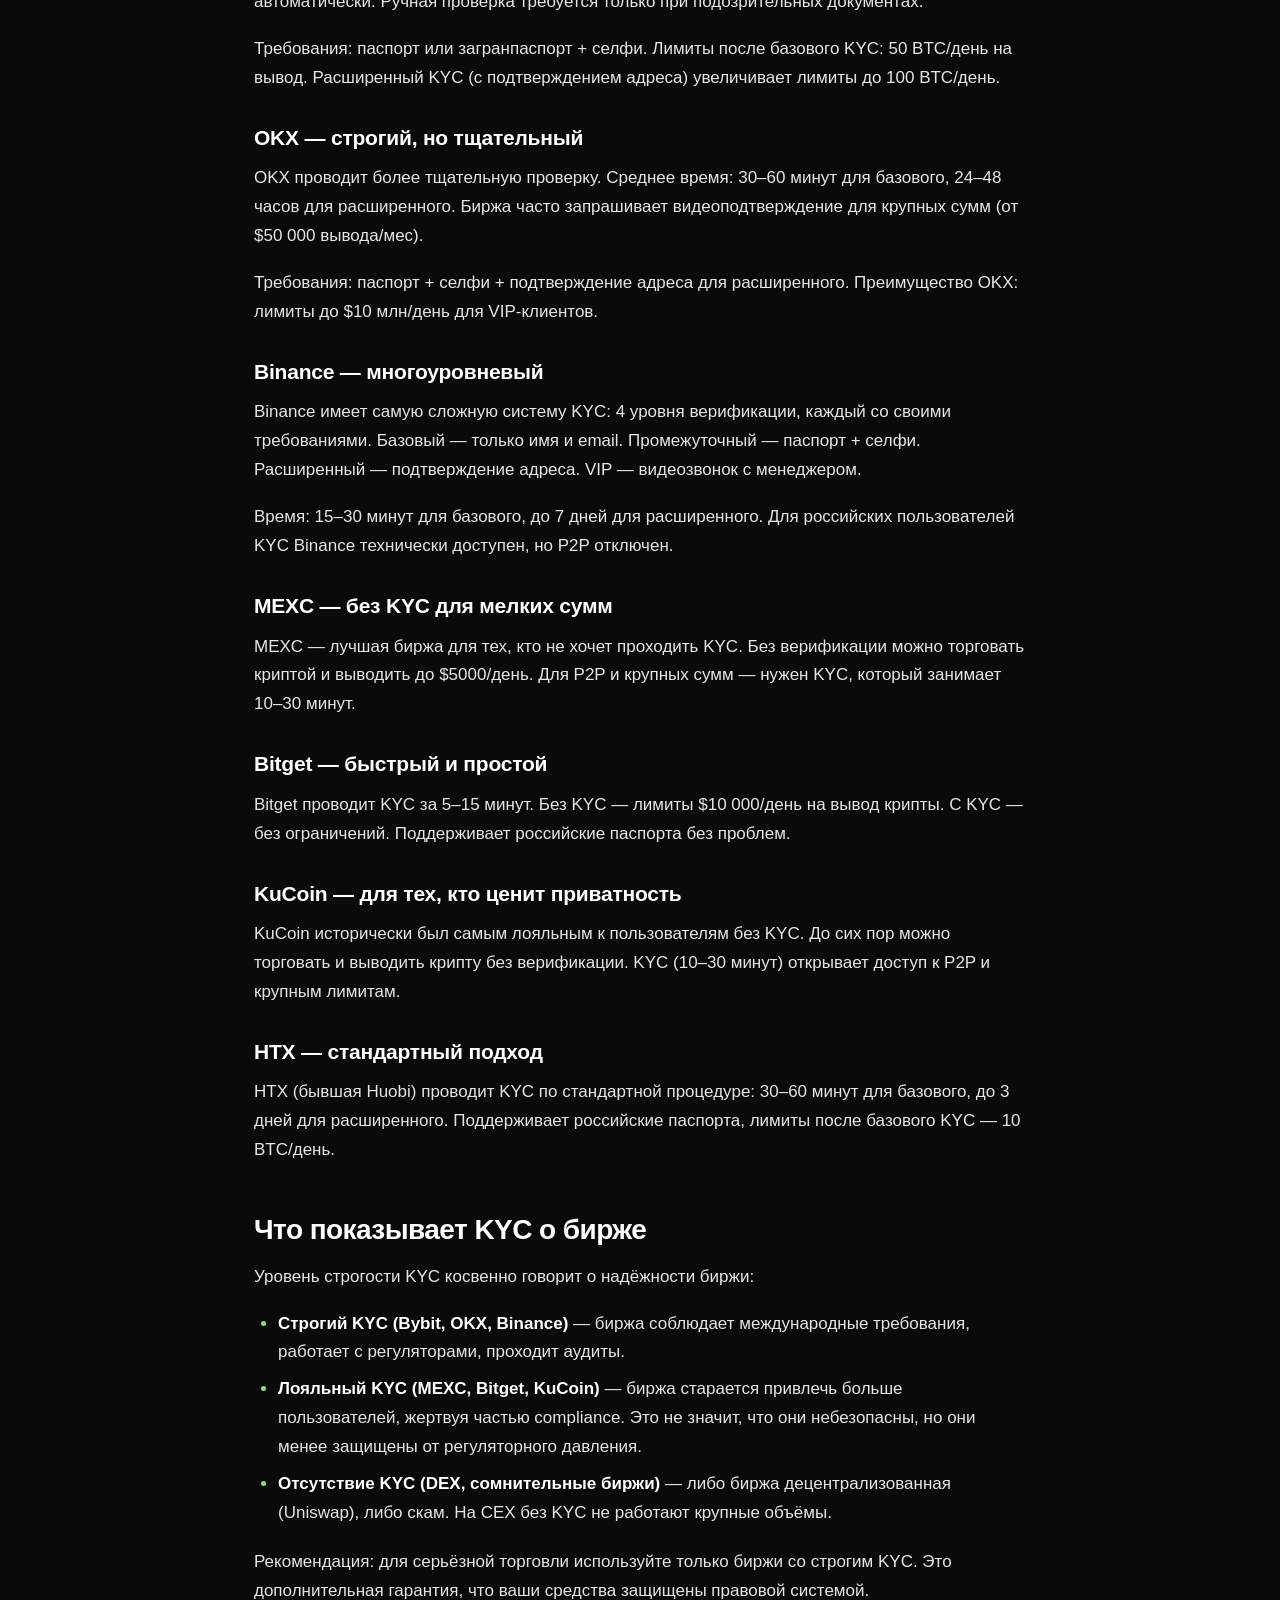
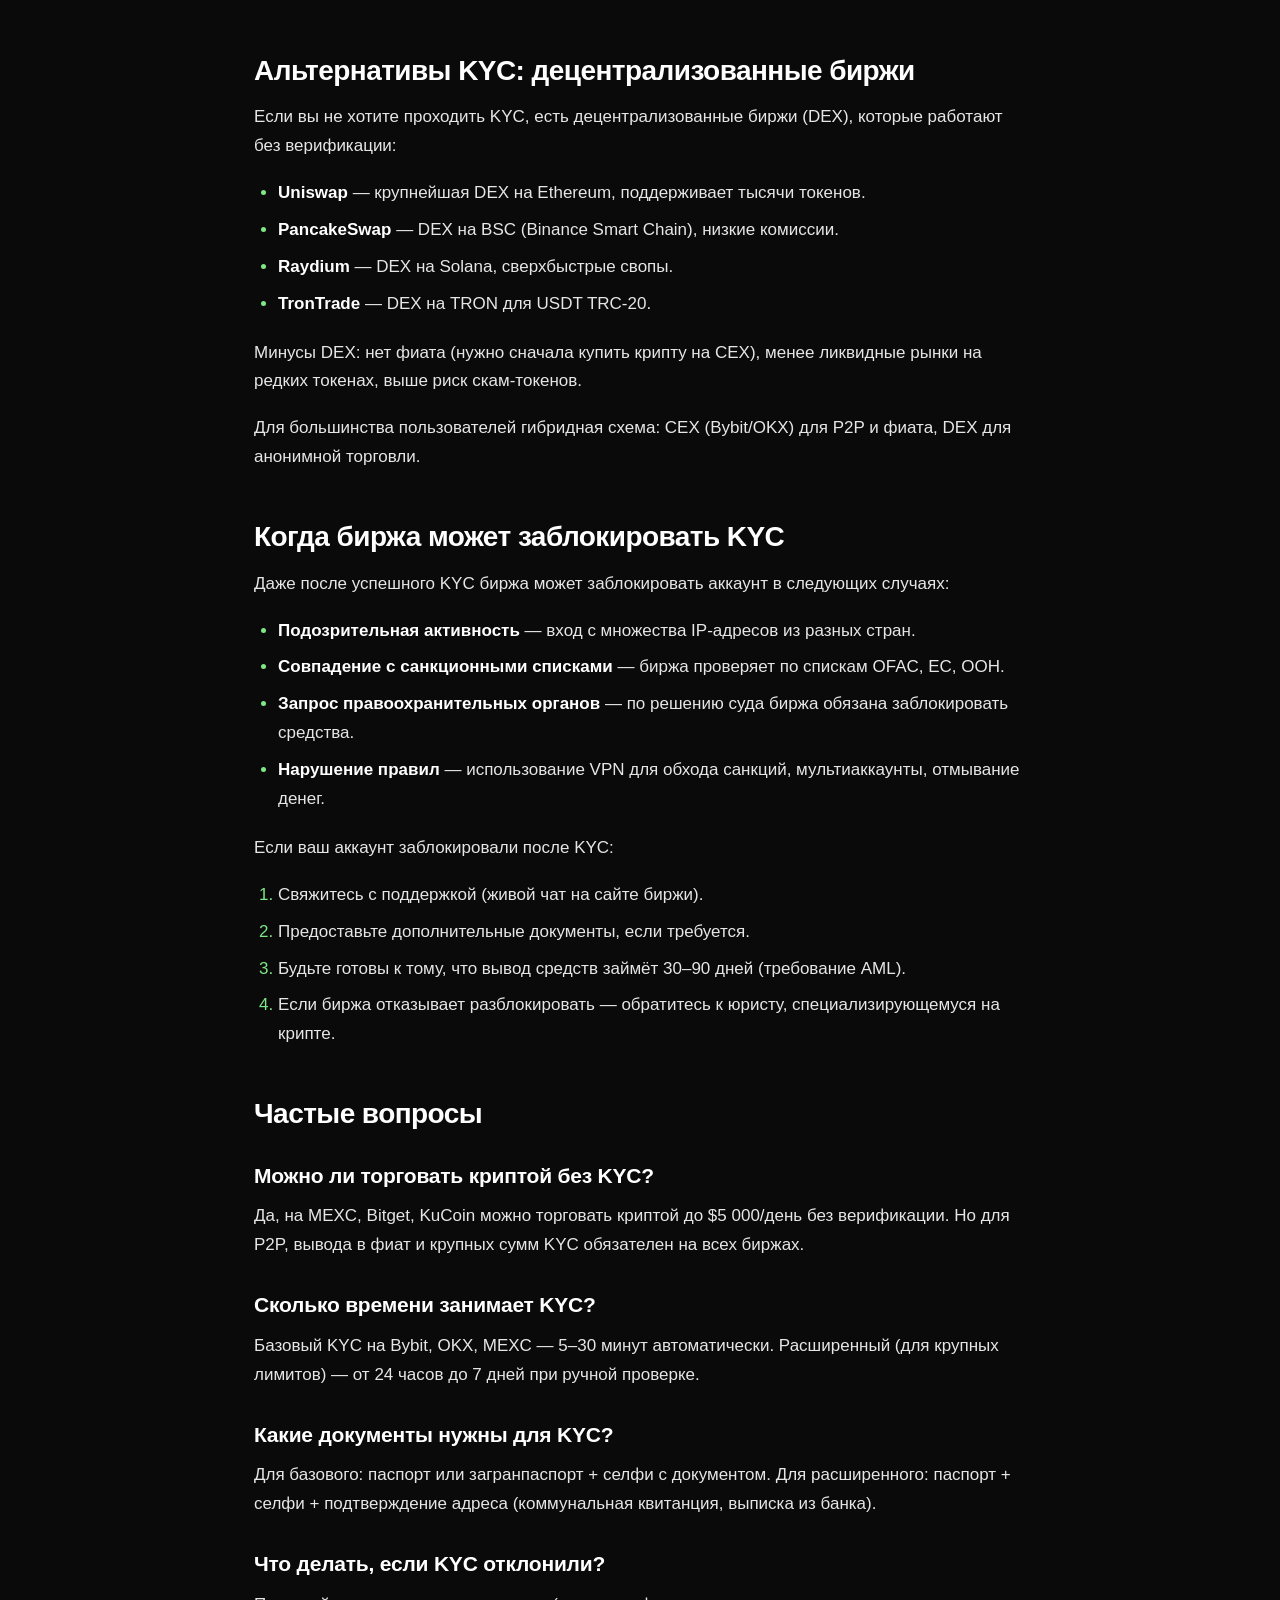
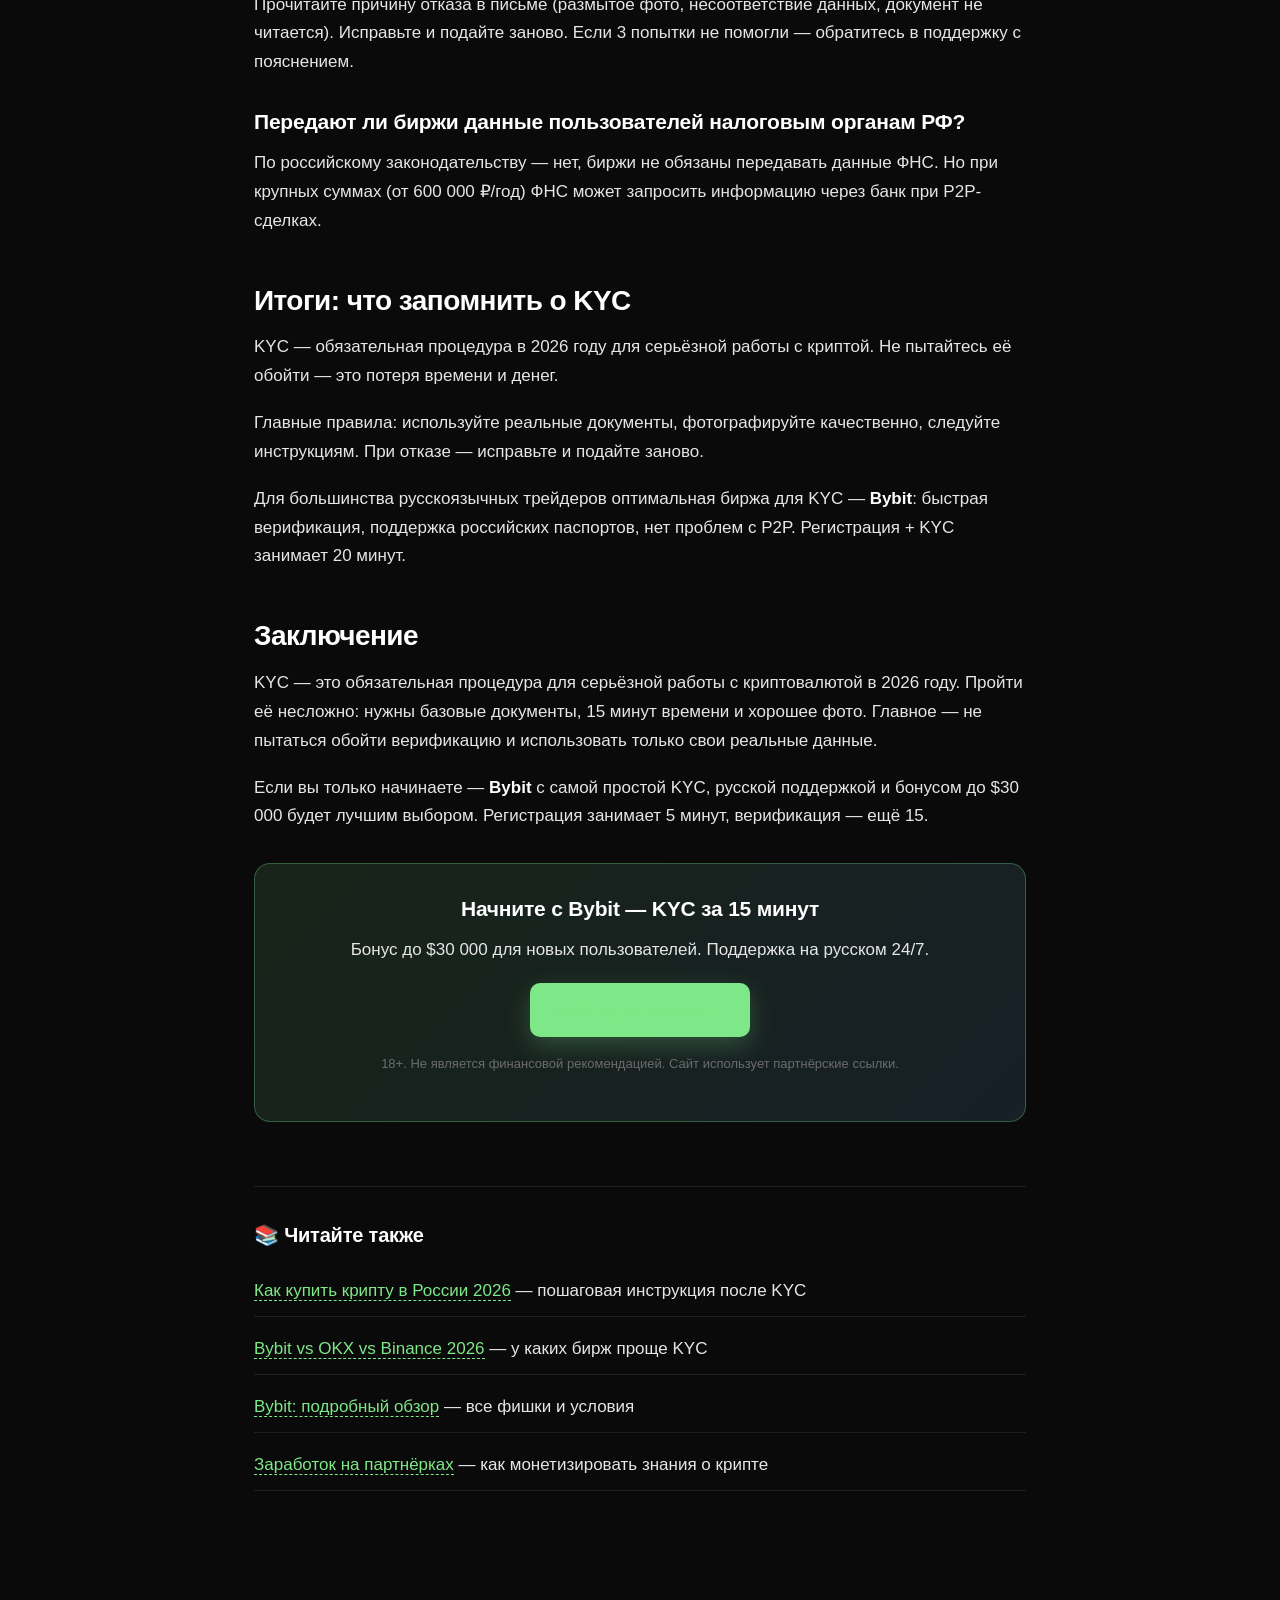
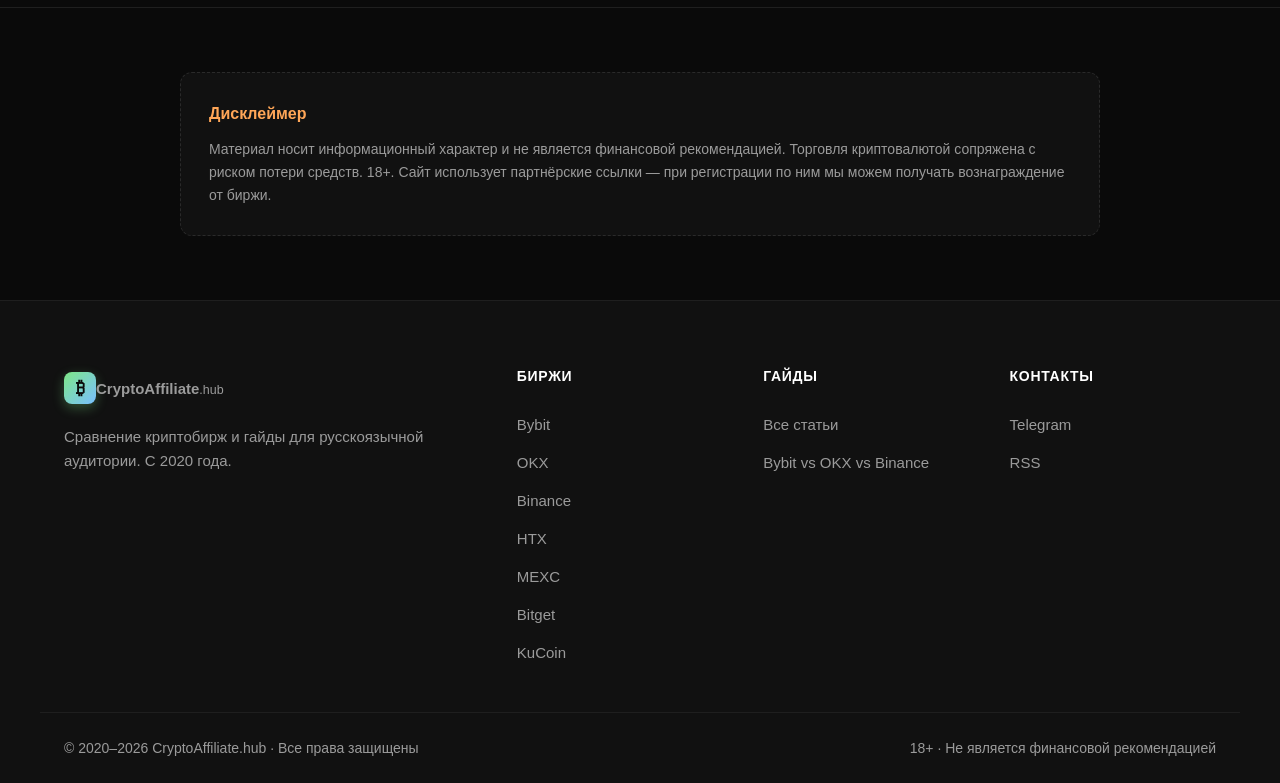
<file: articles/kyc-kriptobirzhi-2026.html>
<!DOCTYPE html>
<html lang="ru">
<head>
  <meta charset="UTF-8">
  <meta name="viewport" content="width=device-width, initial-scale=1.0">
  <title>KYC на криптобиржах в 2026: как пройти верификацию с первого раза</title>
  <meta name="description" content="Всё о KYC (верификации) на криптобиржах в 2026: какие документы нужны, типичные ошибки, как пройти с первого раза, какие биржи требуют KYC обязательно, а где можно торговать без него.">
  <meta name="robots" content="index, follow">
  <link rel="canonical" href="https://crypto-affiliate.vercel.app/articles/kyc-kriptobirzhi-2026.html">
  <meta property="og:type" content="article">
  <meta property="og:title" content="KYC на криптобиржах в 2026: полный гайд">
  <meta property="og:description" content="Как пройти верификацию на Bybit, OKX, Binance, MEXC с первого раза">
  <meta property="og:url" content="https://crypto-affiliate.vercel.app/articles/kyc-kriptobirzhi-2026.html">
  <meta property="article:published_time" content="2026-06-18T10:00:00+03:00">
  <meta property="article:modified_time" content="2026-06-26T16:00:00+03:00">

  <link rel="alternate" type="application/rss+xml" title="CryptoAffiliate.hub" href="/articles/rss.xml">

  <script type="application/ld+json">
  {
    "@context": "https://schema.org",
    "@type": "Article",
    "headline": "KYC на криптобиржах в 2026: что нужно знать",
    "description": "Полный гайд по KYC: документы, типичные ошибки, отличия по биржам",
    "image": "https://crypto-affiliate.vercel.app/assets/logo.svg",
    "author": {"@type": "Person", "name": "Игорь Шекельштраух", "url": "https://t.me/shekelstrong"},
    "publisher": {"@type": "Organization", "name": "CryptoAffiliate.hub", "logo": {"@type": "ImageObject", "url": "https://crypto-affiliate.vercel.app/assets/logo.svg"}},
    "datePublished": "2026-06-18T10:00:00+03:00",
    "dateModified": "2026-06-26T16:00:00+03:00",
    "mainEntityOfPage": "https://crypto-affiliate.vercel.app/articles/kyc-kriptobirzhi-2026.html",
    "keywords": "KYC, верификация криптобиржа, документы KYC, пройти KYC"
  }
  </script>

  <script type="application/ld+json">
  {
    "@context": "https://schema.org",
    "@type": "BreadcrumbList",
    "itemListElement": [
      {"@type": "ListItem", "position": 1, "name": "Главная", "item": "https://crypto-affiliate.vercel.app/"},
      {"@type": "ListItem", "position": 2, "name": "Блог", "item": "https://crypto-affiliate.vercel.app/articles/"},
      {"@type": "ListItem", "position": 3, "name": "KYC на криптобиржах", "item": "https://crypto-affiliate.vercel.app/articles/kyc-kriptobirzhi-2026.html"}
    ]
  }
  </script>

  <script type="application/ld+json">
  {
    "@context": "https://schema.org",
    "@type": "FAQPage",
    "mainEntity": [
      {
        "@type": "Question",
        "name": "Можно ли торговать криптой без KYC?",
        "acceptedAnswer": {"@type": "Answer", "text": "Да, на MEXC, Bitget, KuCoin можно торговать криптой до $5 000/день без верификации. Но для P2P, вывода в фиат и крупных сумм KYC обязателен на всех биржах."}
      },
      {
        "@type": "Question",
        "name": "Сколько времени занимает KYC?",
        "acceptedAnswer": {"@type": "Answer", "text": "Базовый KYC на Bybit, OKX, MEXC — 5–30 минут автоматически. Расширенный (для крупных лимитов) — от 24 часов до 7 дней при ручной проверке."}
      },
      {
        "@type": "Question",
        "name": "Какие документы нужны для KYC?",
        "acceptedAnswer": {"@type": "Answer", "text": "Для базового: паспорт или загранпаспорт + селфи с документом. Для расширенного: паспорт + селфи + подтверждение адреса (коммунальная квитанция, выписка из банка)."}
      },
      {
        "@type": "Question",
        "name": "Что делать, если KYC отклонили?",
        "acceptedAnswer": {"@type": "Answer", "text": "Прочитайте причину отказа в письме (размытое фото, несоответствие данных, документ не читается). Исправьте и подайте заново. Если 3 попытки не помогли — обратитесь в поддержку с пояснением."}
      },
      {
        "@type": "Question",
        "name": "Передают ли биржи данные пользователей налоговым органам РФ?",
        "acceptedAnswer": {"@type": "Answer", "text": "По российскому законодательству — нет, биржи не обязаны передавать данные ФНС. Но при крупных суммах (от 600 000 ₽/год) ФНС может запросить информацию через банк при P2P-сделках."}
      }
    ]
  }
  </script>

  <link rel="icon" href="/assets/favicon.svg" type="image/svg+xml">
  <link rel="stylesheet" href="/src/styles.css">
  <style>
    .article-wrap { max-width: 820px; margin: 0 auto; padding: 32px 24px 96px; }
    .article-hero { padding: 64px 0 32px; }
    .article-hero h1 { font-size: clamp(32px, 5vw, 44px); font-weight: 800; color: #fff; line-height: 1.15; letter-spacing: -0.025em; margin: 16px 0 16px; }
    .article-hero .meta { color: var(--text-mute); font-size: 14px; display: flex; gap: 16px; flex-wrap: wrap; align-items: center; }
    .article-hero .tag { background: var(--mint-soft); color: var(--mint); padding: 4px 10px; border-radius: 6px; font-size: 12px; font-weight: 600; text-transform: uppercase; letter-spacing: 0.05em; }
    .article-content h2 { font-size: 28px; font-weight: 800; color: #fff; letter-spacing: -0.02em; margin: 48px 0 16px; line-height: 1.2; }
    .article-content h3 { font-size: 21px; font-weight: 700; color: #fff; margin: 28px 0 10px; letter-spacing: -0.01em; }
    .article-content p { font-size: 17px; line-height: 1.7; color: var(--text); margin: 0 0 18px; }
    .article-content ul, .article-content ol { margin: 0 0 20px; padding-left: 24px; }
    .article-content li { font-size: 17px; line-height: 1.7; color: var(--text); margin-bottom: 8px; }
    .article-content li::marker { color: var(--mint); }
    .article-content a { color: var(--mint); border-bottom: 1px dashed rgba(126,231,135,0.5); }
    .article-content strong { color: #fff; font-weight: 700; }
    .article-content table { width: 100%; border-collapse: collapse; margin: 24px 0; font-size: 14px; background: var(--bg-elev); border-radius: 12px; overflow: hidden; }
    .article-content table th { background: var(--bg-elev-2); color: var(--text-dim); font-weight: 600; text-transform: uppercase; font-size: 12px; padding: 14px 16px; text-align: left; border-bottom: 1px solid var(--border); }
    .article-content table td { padding: 14px 16px; border-bottom: 1px solid var(--border); color: var(--text); }
    .article-content table tr:last-child td { border-bottom: 0; }
    .article-content blockquote { margin: 24px 0; padding: 20px 24px; background: linear-gradient(135deg, var(--mint-soft), var(--sky-soft)); border-left: 3px solid var(--mint); border-radius: 8px; font-style: italic; color: var(--text); }
    .article-content .cta-box { background: linear-gradient(135deg, var(--mint-soft), var(--sky-soft)); border: 1px solid rgba(126,231,135,0.3); border-radius: 16px; padding: 28px; margin: 32px 0; text-align: center; }
    .article-content .cta-box h3 { margin-top: 0; }
    .related-articles { margin-top: 64px; padding-top: 32px; border-top: 1px solid var(--border); }
    .related-articles h3 { color: #fff; font-size: 20px; font-weight: 700; margin: 0 0 16px; }
    .related-articles ul { list-style: none; padding: 0; }
    .related-articles li { padding: 10px 0; border-bottom: 1px solid var(--border); }
    .related-articles li a { color: var(--mint); border-bottom: 1px dashed; }
    .breadcrumb { padding: 20px 0; font-size: 13px; color: var(--text-mute); max-width: 820px; margin: 0 auto; padding-left: 24px; }
    .breadcrumb a { color: var(--text-dim); }
    .breadcrumb a:hover { color: var(--mint); }
    .warning-box { background: rgba(255, 166, 87, 0.1); border: 1px solid rgba(255, 166, 87, 0.4); border-radius: 12px; padding: 20px; margin: 24px 0; }
    .warning-box h4 { color: var(--warn); margin: 0 0 8px; font-size: 16px; }
    .warning-box p { margin: 0; color: var(--text); font-size: 15px; }
  </style>
</head>
<body>
  <div class="ticker"><div class="ticker__track" id="tickerTrack"></div></div>
  <header class="header" id="header">
    <div class="container header__inner">
      <a href="/" class="logo"><span class="logo__mark">₿</span><span class="logo__text">CryptoAffiliate<small>.hub</small></span></a>
      <nav class="nav"><a href="/#exchanges">Биржи</a><a href="/#calculator">Калькулятор</a><a href="/#how">Как начать</a><a href="/#faq">FAQ</a><a href="/articles/" style="color:#fff">Блог</a></nav>
      <button class="burger" id="burger" aria-label="Меню"><span></span><span></span><span></span></button>
    </div>
  </header>

  <div class="breadcrumb"><a href="/">Главная</a> → <a href="/articles/">Блог</a> → <span>KYC на криптобиржах</span></div>

  <article>
    <div class="article-wrap">
      <div class="article-hero">
        <span class="tag">Безопасность</span>
        <h1>KYC на криптобиржах в 2026: как пройти верификацию с первого раза</h1>
        <div class="meta">
          <span>📅 18 июня 2026</span>
          <span>·</span>
          <span>⏱ 8 минут чтения</span>
          <span>·</span>
          <span>✍️ Игорь Шекельштраух</span>
        </div>
      </div>

      <div class="article-content">
        <p><strong>KYC (Know Your Customer)</strong> — процедура верификации личности, обязательная на всех крупных криптобиржах. В 2026 году без KYC невозможно торговать крупными суммами, выводить фиат и пользоваться P2P. Это требование регуляторов (FATF, Travel Rule), и биржи обязаны его соблюдать.</p>

        <p>В этом гайде — пошаговая инструкция по прохождению KYC, типичные ошибки, сравнение требований по биржам, и что делать при отказе.</p>

        <h2>Что такое KYC и зачем он нужен</h2>

        <p>KYC (Know Your Customer) — это комплекс мер по идентификации клиента. Криптобиржи обязаны проверять личность пользователей по требованию международных регуляторов (FATF, FinCEN, FCA, OFAC) и собственных лицензий.</p>

        <h3>Зачем биржи требуют KYC</h3>
        <ul>
          <li><strong>Борьба с отмыванием денег (AML)</strong> — без KYC биржи стали бы инструментом для легализации преступных доходов.</li>
          <li><strong>Соблюдение санкций</strong> — биржи обязаны блокировать аккаунты лиц из санкционных списков.</li>
          <li><strong>Налоговый контроль</strong> — данные KYC могут передаваться налоговым органам по запросу.</li>
          <li><strong>Защита пользователей</strong> — KYC снижает риск мошенничества и фишинга.</li>
        </ul>

        <h3>Уровни KYC</h3>
        <p>Большинство бирж имеют 2–3 уровня верификации:</p>

        <p><strong>Уровень 1 (базовый):</strong> email + телефон + документ (паспорт) + селфи. Лимиты: $5 000–$50 000/день на вывод. Доступны спот, фьючерсы, P2P.</p>

        <p><strong>Уровень 2 (расширенный):</strong> документ + селфи + подтверждение адреса. Лимиты: $100 000–$500 000/день. Доступны все продукты биржи.</p>

        <p><strong>Уровень 3 (VIP):</strong> полный пакет + видеозвонок с менеджером. Без лимитов. Персональный менеджер, OTC-деск, индивидуальные условия.</p>

        <h2>Где можно торговать без KYC в 2026</h2>

        <table>
          <thead><tr><th>Биржа</th><th>Торговля без KYC</th><th>Лимит без KYC</th><th>P2P без KYC</th></tr></thead>
          <tbody>
            <tr><td><strong>MEXC</strong></td><td>✅ Да</td><td>$5000/день на вывод</td><td>❌ Нет</td></tr>
            <tr><td><strong>Bitget</strong></td><td>✅ Да</td><td>$10000/день на вывод</td><td>✅ До $1000/день</td></tr>
            <tr><td><strong>KuCoin</strong></td><td>✅ Да</td><td>$10000/день на вывод</td><td>❌ Нет</td></tr>
            <tr><td><strong>Bybit</strong></td><td>⚠️ Ограничено</td><td>$5000/день только криптой</td><td>❌ Нет</td></tr>
            <tr><td><strong>OKX</strong></td><td>⚠️ Ограничено</td><td>$5000/день только криптой</td><td>❌ Нет</td></tr>
            <tr><td><strong>Binance</strong></td><td>❌ Нет</td><td>—</td><td>❌ Нет</td></tr>
            <tr><td><strong>HTX</strong></td><td>❌ Нет</td><td>—</td><td>❌ Нет</td></tr>
          </tbody>
        </table>

        <p>Если ваш оборот до $5 000/мес и вы не пользуетесь P2P — <strong>MEXC и KuCoin</strong> позволяют работать без верификации. Но для серьёзной торговли или P2P KYC неизбежен.</p>

        <div class="warning-box">
          <h4>⚠️ Предупреждение</h4>
          <p>Не пытайтесь обойти KYC через поддельные документы или чужие данные. Это нарушение закона и правил биржи. Аккаунт заблокируют, средства заморозят. Используйте только свои реальные документы.</p>
        </div>

        <h2>Какие документы нужны</h2>

        <h3>Базовый пакет (для большинства бирж)</h3>
        <ul>
          <li><strong>Паспорт гражданина РФ</strong> — основной документ, принимается всеми биржами.</li>
          <li><strong>Загранпаспорт</strong> — альтернатива, иногда принимается быстрее (лучше качество фото).</li>
          <li><strong>Селфи с документом</strong> — держите паспорт рядом с лицом, видны и фото на документе, и ваше лицо.</li>
          <li><strong>Подтверждение email и телефона</strong> — обязательно перед KYC.</li>
        </ul>

        <h3>Расширенный пакет (для лимитов 100K+/день)</h3>
        <ul>
          <li><strong>Подтверждение адреса</strong> — коммунальная квитанция (не старше 3 месяцев), банковская выписка, договор аренды.</li>
          <li><strong>Источник средств (SoF)</strong> — справка о доходах, выписка с зарплатного счёта, документы о продаже имущества.</li>
          <li><strong>Видеоподтверждение</strong> — для сумм от 1 млн $/мес нужно пройти видео-верификацию с менеджером.</li>
        </ul>

        <h2>Пошаговая инструкция: KYC на Bybit</h2>

        <p>Bybit — самая простая биржа для прохождения KYC в 2026. Среднее время: 10–15 минут.</p>

        <ol>
          <li>Зарегистрируйтесь на <a href="https://www.bybit.com/invite?ref=ВАША_ССЫЛКА" rel="nofollow sponsored noopener">Bybit</a>.</li>
          <li>Перейдите в «Профиль» → «Верификация личности».</li>
          <li>Выберите тип документа: паспорт.</li>
          <li>Выберите страну выдачи: Россия.</li>
          <li>Загрузите фото паспорта (разворот с фотографией). Фото должно быть чётким, без бликов.</li>
          <li>Сделайте селфи по инструкции на экране — обычно нужно повернуть голову влево/вправо.</li>
          <li>Подтвердите данные.</li>
          <li>Дождитесь одобрения — обычно 5–15 минут.</li>
        </ol>

        <p>После успешного KYC вам доступны все функции биржи: спот, фьючерсы, P2P, копитрейдинг, Earn.</p>

        <h2>Топ-10 типичных ошибок при прохождении KYC</h2>

        <h3>1. Плохое качество фото документа</h3>
        <p>Размытые, тёмные, обрезанные фото — главная причина отказов. Решение: используйте камеру телефона с хорошим освещением, дневной свет, ровная поверхность, без вспышки.</p>

        <h3>2. Блики и пересветы</h3>
        <p>Ламинированные документы и защитные голограммы создают блики. Решение: фотографируйте под углом 10–15°, используйте рассеянное освещение.</p>

        <h3>3. Несоответствие данных</h3>
        <p>Имя в профиле отличается от имени в паспорте. Решение: указывайте точные данные как в документе, включая все буквы и пробелы.</p>

        <h3>4. Селфи не по инструкции</h3>
        <p>Многие биржи используют liveness check — нужно повернуть голову, моргнуть, открыть рот. Решение: внимательно следуйте инструкциям на экране.</p>

        <h3>5. Использование VPN</h3>
        <p>Если IP из одной страны, а документ из другой — отказ. Решение: отключайте VPN перед KYC или используйте VPN страны документа.</p>

        <h3>6. Документ просрочен</h3>
        <p>Паспорт с истёкшим сроком действия не принимается. Решение: замените паспорт перед верификацией.</p>

        <h3>7. Попытка верификации на чужой документ</h3>
        <p>Аккаунт блокируется навсегда, средства замораживаются. Решение: используйте только свои документы.</p>

        <h3>8. Загрузка сканов вместо фото</h3>
        <p>Скан с принтера часто отклоняется. Решение: используйте камеру телефона.</p>

        <h3>9. Попытка верификации с двух аккаунтов</h3>
        <p>Один человек = один аккаунт на бирже. Второй аккаунт блокируется. Решение: используйте один аккаунт.</p>

        <h3>10. Неподходящий документ</h3>
        <p>Водительское удостоверение или студенческий билет не принимаются. Решение: используйте паспорт или загранпаспорт.</p>

        <h2>Что делать, если KYC отклонили</h2>

        <ol>
          <li>Прочитайте причину отказа в email или личном кабинете.</li>
          <li>Исправьте указанную проблему (перефотографируйте документ, обновите данные).</li>
          <li>Подайте заявку повторно — обычно лимит 3–5 попыток.</li>
          <li>Если не помогло — напишите в поддержку с пояснением и скриншотами.</li>
          <li>Крайний случай — попробуйте другой документ (загранпаспорт вместо внутреннего паспорта).</li>
        </ol>

        <p>В 90% случаев KYC одобряется с 1–2 попытки. Если у вас отклоняют 3+ раза — скорее всего, проблема в качестве фото или несоответствии данных.</p>

        <h2>KYC и налоги в РФ</h2>

        <p>ФНС РФ не имеет прямого доступа к KYC-данным иностранных бирж. Однако существуют каналы утечки информации:</p>

        <ul>
          <li>Банки видят поступления от P2P и могут запросить пояснения по 115-ФЗ.</li>
          <li>При крупных сделках (от 600 000 ₽) биржи могут раскрыть данные по запросу российских судов через международные соглашения.</li>
          <li>Если вы самозанятый или ИП — данные о доходах автоматически попадают в ФНС.</li>
        </ul>

        <p><strong>Рекомендация:</strong> если ваш доход от крипты превышает 600 000 ₽/год — оформите самозанятость (6% налог) или ИП на УСН (6% с доходов). Это законно и безопасно.</p>

        <h2>Безопасность ваших данных</h2>

        <p>KYC-данные хранятся на серверах бирж в зашифрованном виде. Топовые биржи (Bybit, OKX, Binance) проходят регулярные аудиты безопасности (SOC 2, ISO 27001). Утечки данных крайне редки, но возможны:</p>

        <ul>
          <li>Binance в 2019 году — утечка KYC-данных 60 000 пользователей.</li>
          <li>В других случаях — взломы внутренних сотрудников.</li>
        </ul>

        <p>Для дополнительной защиты:</p>
        <ul>
          <li>Включите 2FA (Google Authenticator или аппаратный ключ).</li>
          <li>Используйте уникальный email только для биржи.</li>
          <li>Не публикуйте скриншоты с KYC-данными.</li>
          <li>Регулярно проверяйте адрес биржи (фишинг — главная угроза).</li>
        </ul>

        <div class="cta-box">
          <h3>Пройдите KYC на Bybit за 15 минут</h3>
          <p>Самая простая верификация среди топовых бирж. Принимает российские паспорта, одобрение за 5–15 минут.</p>
          <a href="https://www.bybit.com/invite?ref=ВАША_ССЫЛКА" rel="nofollow sponsored noopener" class="btn btn--primary">Зарегистрироваться на Bybit →</a>
        </div>

        
        <h2>Сравнение KYC по биржам: детальный разбор</h2>

        <h3>Bybit — самый быстрый</h3>
        <p>Bybit в 2026 году — лидер по скорости верификации. Среднее время одобрения базового KYC: 5–10 минут. Биржа использует AI-проверку документов, которая распознаёт 99% случаев автоматически. Ручная проверка требуется только при подозрительных документах.</p>

        <p>Требования: паспорт или загранпаспорт + селфи. Лимиты после базового KYC: 50 BTC/день на вывод. Расширенный KYC (с подтверждением адреса) увеличивает лимиты до 100 BTC/день.</p>

        <h3>OKX — строгий, но тщательный</h3>
        <p>OKX проводит более тщательную проверку. Среднее время: 30–60 минут для базового, 24–48 часов для расширенного. Биржа часто запрашивает видеоподтверждение для крупных сумм (от $50 000 вывода/мес).</p>

        <p>Требования: паспорт + селфи + подтверждение адреса для расширенного. Преимущество OKX: лимиты до $10 млн/день для VIP-клиентов.</p>

        <h3>Binance — многоуровневый</h3>
        <p>Binance имеет самую сложную систему KYC: 4 уровня верификации, каждый со своими требованиями. Базовый — только имя и email. Промежуточный — паспорт + селфи. Расширенный — подтверждение адреса. VIP — видеозвонок с менеджером.</p>

        <p>Время: 15–30 минут для базового, до 7 дней для расширенного. Для российских пользователей KYC Binance технически доступен, но P2P отключен.</p>

        <h3>MEXC — без KYC для мелких сумм</h3>
        <p>MEXC — лучшая биржа для тех, кто не хочет проходить KYC. Без верификации можно торговать криптой и выводить до $5000/день. Для P2P и крупных сумм — нужен KYC, который занимает 10–30 минут.</p>

        <h3>Bitget — быстрый и простой</h3>
        <p>Bitget проводит KYC за 5–15 минут. Без KYC — лимиты $10 000/день на вывод крипты. С KYC — без ограничений. Поддерживает российские паспорта без проблем.</p>

        <h3>KuCoin — для тех, кто ценит приватность</h3>
        <p>KuCoin исторически был самым лояльным к пользователям без KYC. До сих пор можно торговать и выводить крипту без верификации. KYC (10–30 минут) открывает доступ к P2P и крупным лимитам.</p>

        
        <h3>HTX — стандартный подход</h3>
        <p>HTX (бывшая Huobi) проводит KYC по стандартной процедуре: 30–60 минут для базового, до 3 дней для расширенного. Поддерживает российские паспорта, лимиты после базового KYC — 10 BTC/день.</p>

        <h2>Что показывает KYC о бирже</h2>
        <p>Уровень строгости KYC косвенно говорит о надёжности биржи:</p>

        <ul>
          <li><strong>Строгий KYC (Bybit, OKX, Binance)</strong> — биржа соблюдает международные требования, работает с регуляторами, проходит аудиты.</li>
          <li><strong>Лояльный KYC (MEXC, Bitget, KuCoin)</strong> — биржа старается привлечь больше пользователей, жертвуя частью compliance. Это не значит, что они небезопасны, но они менее защищены от регуляторного давления.</li>
          <li><strong>Отсутствие KYC (DEX, сомнительные биржи)</strong> — либо биржа децентрализованная (Uniswap), либо скам. На CEX без KYC не работают крупные объёмы.</li>
        </ul>

        <p>Рекомендация: для серьёзной торговли используйте только биржи со строгим KYC. Это дополнительная гарантия, что ваши средства защищены правовой системой.</p>

<h2>Альтернативы KYC: децентрализованные биржи</h2>
        <p>Если вы не хотите проходить KYC, есть децентрализованные биржи (DEX), которые работают без верификации:</p>

        <ul>
          <li><strong>Uniswap</strong> — крупнейшая DEX на Ethereum, поддерживает тысячи токенов.</li>
          <li><strong>PancakeSwap</strong> — DEX на BSC (Binance Smart Chain), низкие комиссии.</li>
          <li><strong>Raydium</strong> — DEX на Solana, сверхбыстрые свопы.</li>
          <li><strong>TronTrade</strong> — DEX на TRON для USDT TRC-20.</li>
        </ul>

        <p>Минусы DEX: нет фиата (нужно сначала купить крипту на CEX), менее ликвидные рынки на редких токенах, выше риск скам-токенов.</p>

        <p>Для большинства пользователей гибридная схема: CEX (Bybit/OKX) для P2P и фиата, DEX для анонимной торговли.</p>

        <h2>Когда биржа может заблокировать KYC</h2>

        <p>Даже после успешного KYC биржа может заблокировать аккаунт в следующих случаях:</p>

        <ul>
          <li><strong>Подозрительная активность</strong> — вход с множества IP-адресов из разных стран.</li>
          <li><strong>Совпадение с санкционными списками</strong> — биржа проверяет по спискам OFAC, ЕС, ООН.</li>
          <li><strong>Запрос правоохранительных органов</strong> — по решению суда биржа обязана заблокировать средства.</li>
          <li><strong>Нарушение правил</strong> — использование VPN для обхода санкций, мультиаккаунты, отмывание денег.</li>
        </ul>

        <p>Если ваш аккаунт заблокировали после KYC:</p>

        <ol>
          <li>Свяжитесь с поддержкой (живой чат на сайте биржи).</li>
          <li>Предоставьте дополнительные документы, если требуется.</li>
          <li>Будьте готовы к тому, что вывод средств займёт 30–90 дней (требование AML).</li>
          <li>Если биржа отказывает разблокировать — обратитесь к юристу, специализирующемуся на крипте.</li>
        </ol>

<h2>Частые вопросы</h2>

        <h3>Можно ли торговать криптой без KYC?</h3>
        <p>Да, на MEXC, Bitget, KuCoin можно торговать криптой до $5 000/день без верификации. Но для P2P, вывода в фиат и крупных сумм KYC обязателен на всех биржах.</p>

        <h3>Сколько времени занимает KYC?</h3>
        <p>Базовый KYC на Bybit, OKX, MEXC — 5–30 минут автоматически. Расширенный (для крупных лимитов) — от 24 часов до 7 дней при ручной проверке.</p>

        <h3>Какие документы нужны для KYC?</h3>
        <p>Для базового: паспорт или загранпаспорт + селфи с документом. Для расширенного: паспорт + селфи + подтверждение адреса (коммунальная квитанция, выписка из банка).</p>

        <h3>Что делать, если KYC отклонили?</h3>
        <p>Прочитайте причину отказа в письме (размытое фото, несоответствие данных, документ не читается). Исправьте и подайте заново. Если 3 попытки не помогли — обратитесь в поддержку с пояснением.</p>

        <h3>Передают ли биржи данные пользователей налоговым органам РФ?</h3>
        <p>По российскому законодательству — нет, биржи не обязаны передавать данные ФНС. Но при крупных суммах (от 600 000 ₽/год) ФНС может запросить информацию через банк при P2P-сделках.</p>

        
        <h2>Итоги: что запомнить о KYC</h2>
        <p>KYC — обязательная процедура в 2026 году для серьёзной работы с криптой. Не пытайтесь её обойти — это потеря времени и денег.</p>

        <p>Главные правила: используйте реальные документы, фотографируйте качественно, следуйте инструкциям. При отказе — исправьте и подайте заново.</p>

        <p>Для большинства русскоязычных трейдеров оптимальная биржа для KYC — <strong>Bybit</strong>: быстрая верификация, поддержка российских паспортов, нет проблем с P2P. Регистрация + KYC занимает 20 минут.</p>

<h2>Заключение</h2>

        <p>KYC — это обязательная процедура для серьёзной работы с криптовалютой в 2026 году. Пройти её несложно: нужны базовые документы, 15 минут времени и хорошее фото. Главное — не пытаться обойти верификацию и использовать только свои реальные данные.</p>

        <p>Если вы только начинаете — <strong>Bybit</strong> с самой простой KYC, русской поддержкой и бонусом до $30 000 будет лучшим выбором. Регистрация занимает 5 минут, верификация — ещё 15.</p>

        <div class="cta-box">
          <h3>Начните с Bybit — KYC за 15 минут</h3>
          <p>Бонус до $30 000 для новых пользователей. Поддержка на русском 24/7.</p>
          <a href="https://www.bybit.com/invite?ref=ВАША_ССЫЛКА" rel="nofollow sponsored noopener" class="btn btn--primary">Зарегистрироваться →</a>
          <p style="font-size: 13px; color: var(--text-mute); margin-top: 16px;">18+. Не является финансовой рекомендацией. Сайт использует партнёрские ссылки.</p>
        </div>

        <div class="related-articles">
          <h3>📚 Читайте также</h3>
          <ul>
            <li><a href="/articles/kak-pokupat-kriptovalyutu-rossiya-2026.html">Как купить крипту в России 2026</a> — пошаговая инструкция после KYC</li>
            <li><a href="/articles/bybit-okx-binance-sravnenie-2026.html">Bybit vs OKX vs Binance 2026</a> — у каких бирж проще KYC</li>
            <li><a href="/articles/bybit-obzor-2026.html">Bybit: подробный обзор</a> — все фишки и условия</li>
            <li><a href="/articles/zarabotok-na-partnyorkah-kriptobirzh.html">Заработок на партнёрках</a> — как монетизировать знания о крипте</li>
          </ul>
        </div>
      </div>
    </div>
  </article>

  <section class="disclaimer">
    <div class="container">
      <div class="disclaimer__inner">
        <h3>Дисклеймер</h3>
        <p>Материал носит информационный характер и не является финансовой рекомендацией. Торговля криптовалютой сопряжена с риском потери средств. 18+. Сайт использует партнёрские ссылки — при регистрации по ним мы можем получать вознаграждение от биржи.</p>
      </div>
    </div>
  </section>

  <footer class="footer">
    <div class="container footer__inner">
      <div class="footer__col">
        <a href="/" class="logo"><span class="logo__mark">₿</span><span class="logo__text">CryptoAffiliate<small>.hub</small></span></a>
        <p>Сравнение криптобирж и гайды для русскоязычной аудитории. С 2020 года.</p>
      </div>
      <div class="footer__col"><h4>Биржи</h4><a href="/#bybit">Bybit</a><a href="/#okx">OKX</a><a href="/#binance">Binance</a><a href="/#htx">HTX</a><a href="/#mexc">MEXC</a><a href="/#bitget">Bitget</a><a href="/#kucoin">KuCoin</a></div>
      <div class="footer__col"><h4>Гайды</h4><a href="/articles/">Все статьи</a><a href="/articles/bybit-okx-binance-sravnenie-2026.html">Bybit vs OKX vs Binance</a></div>
      <div class="footer__col"><h4>Контакты</h4><a href="https://t.me/shekelstrong">Telegram</a><a href="/articles/rss.xml">RSS</a></div>
    </div>
    <div class="container footer__bottom">
      <span>© 2020–2026 CryptoAffiliate.hub · Все права защищены</span>
      <span>18+ · Не является финансовой рекомендацией</span>
    </div>
  </footer>

  <script src="/src/data.js"></script>
  <script src="/src/main.js"></script>
</body>
</html>
</file>
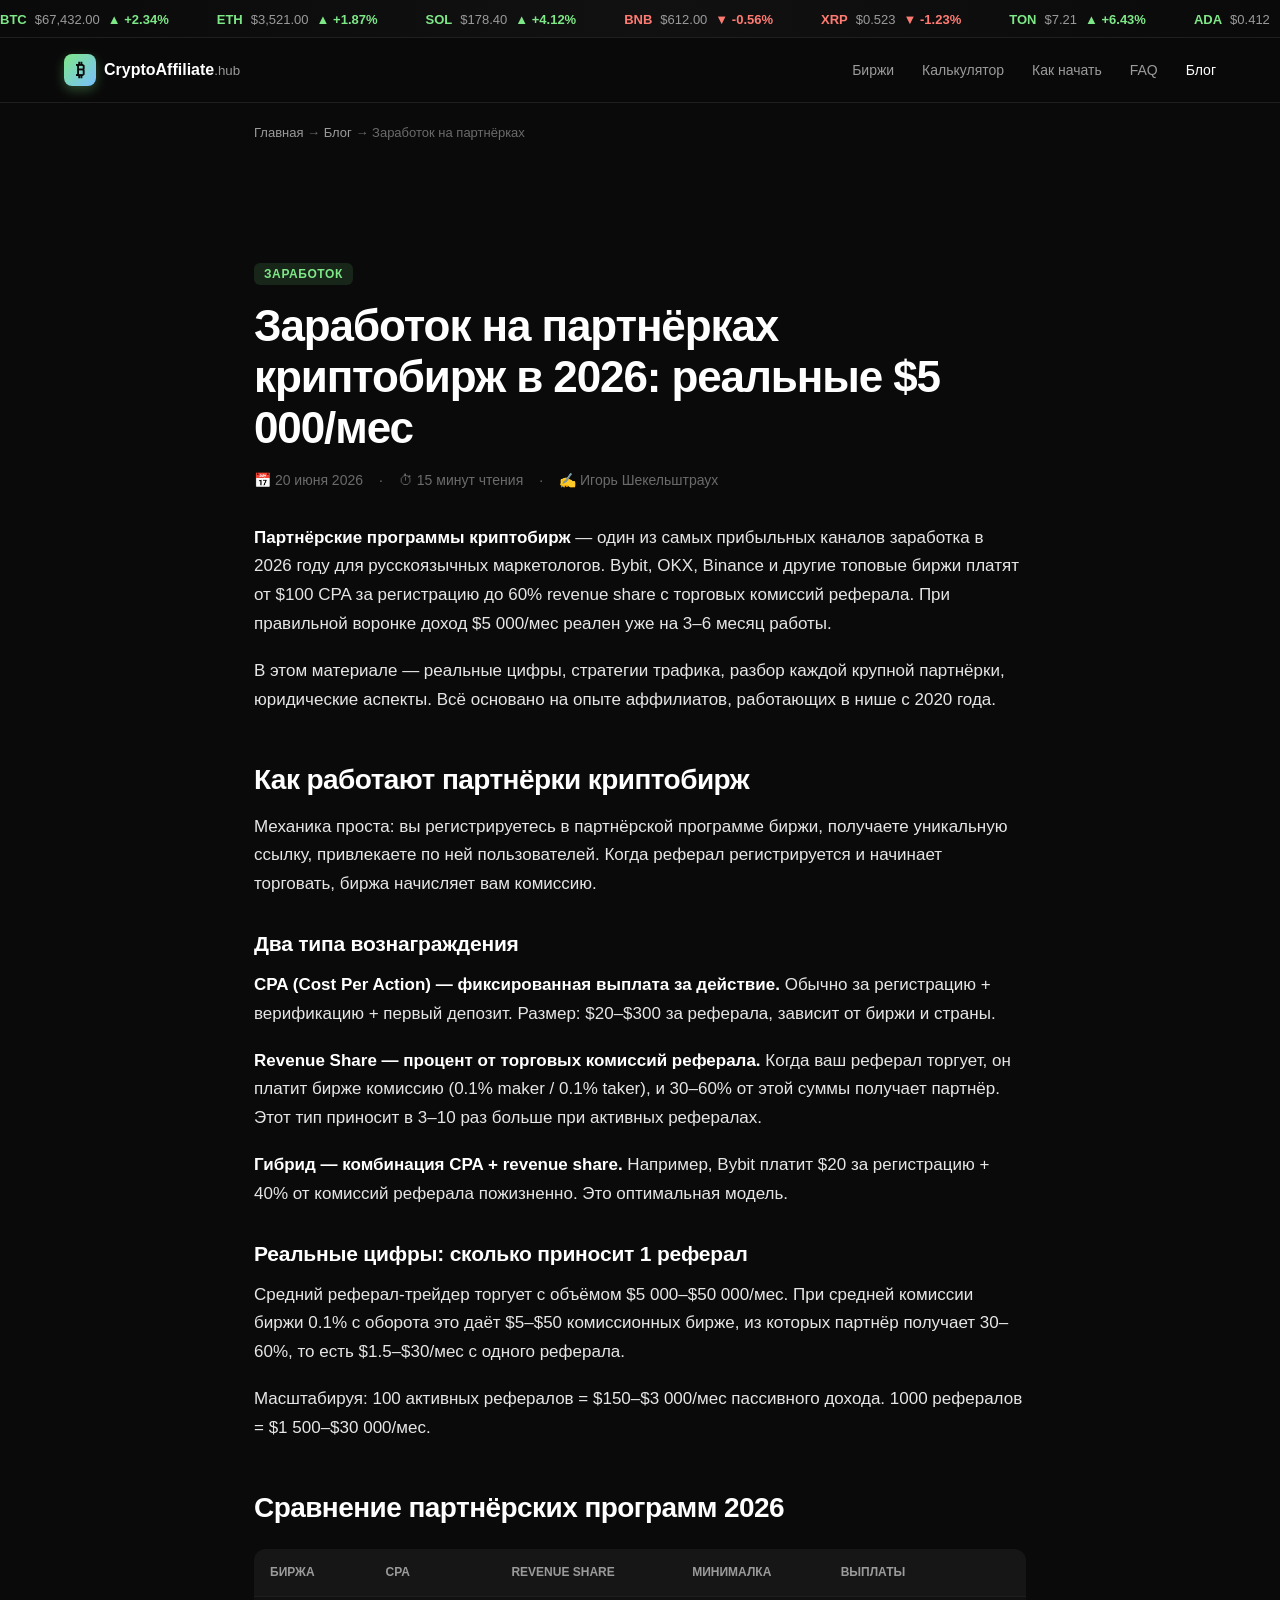
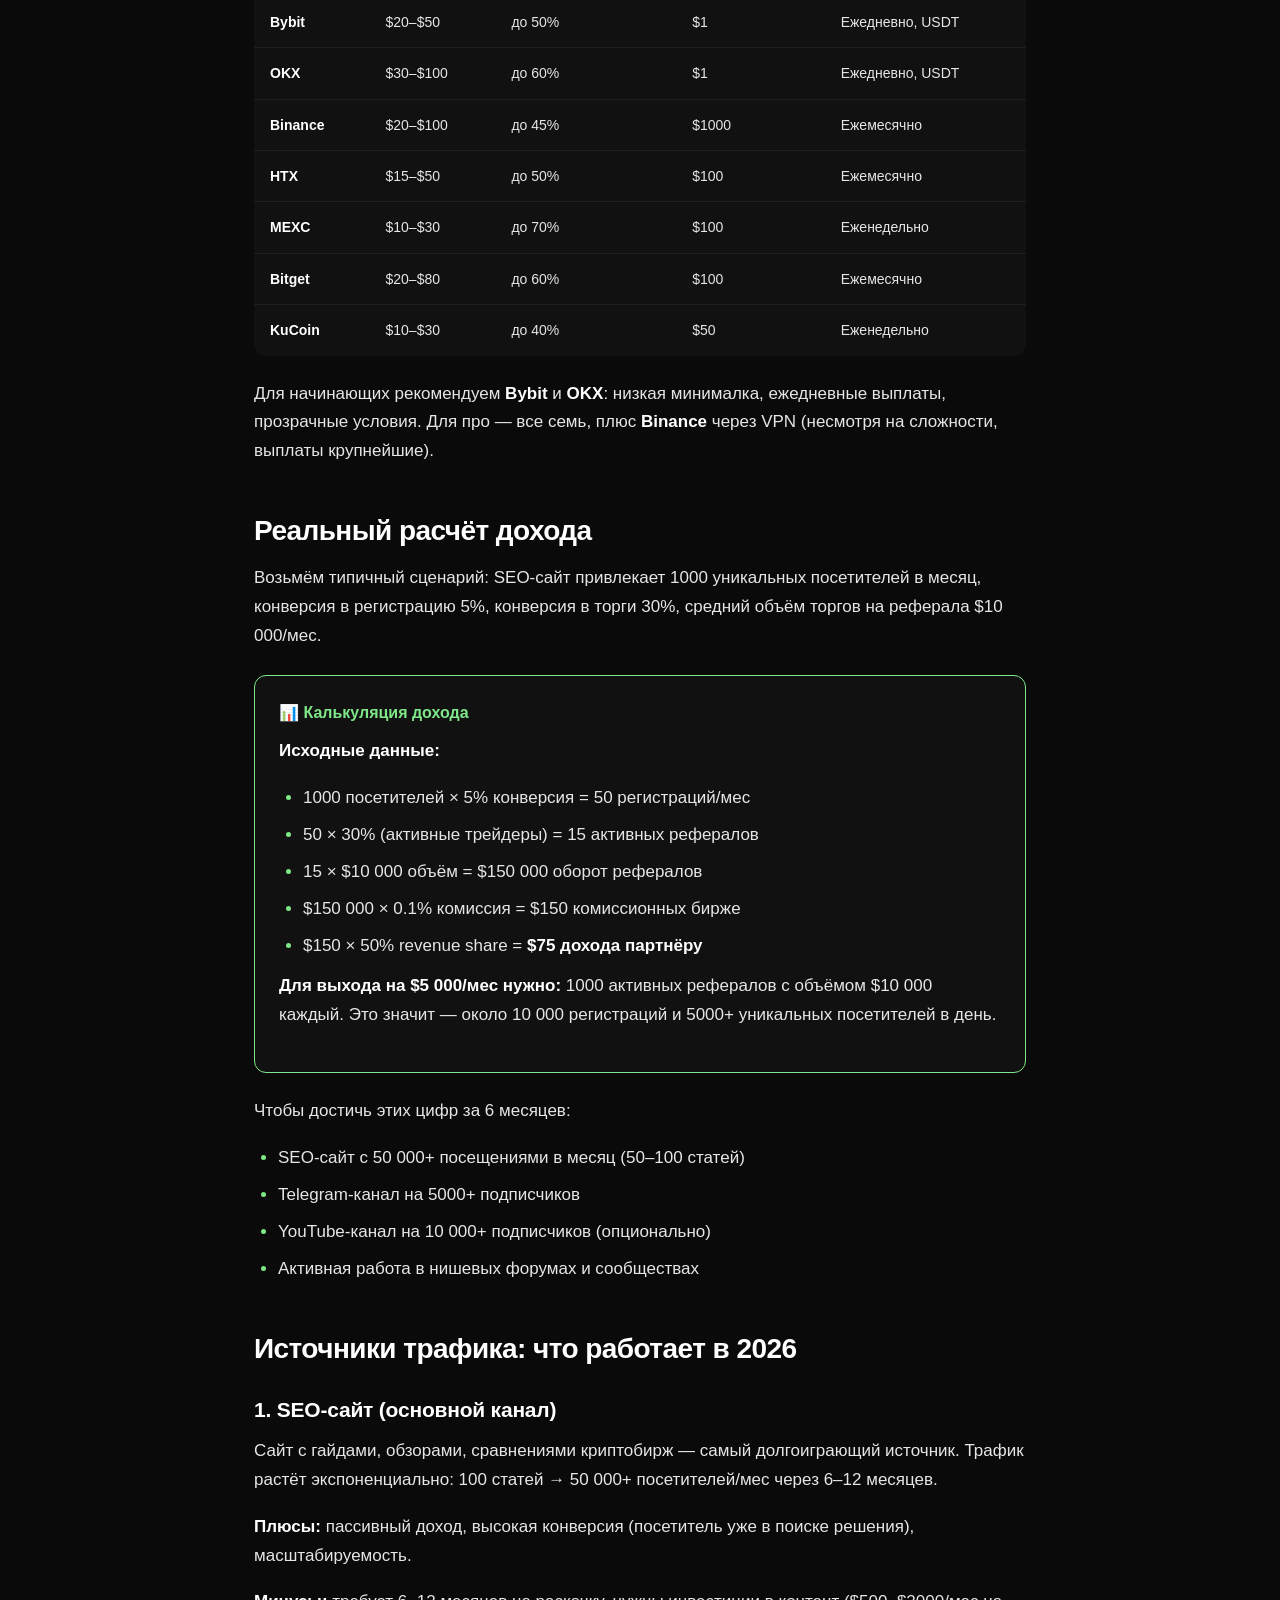
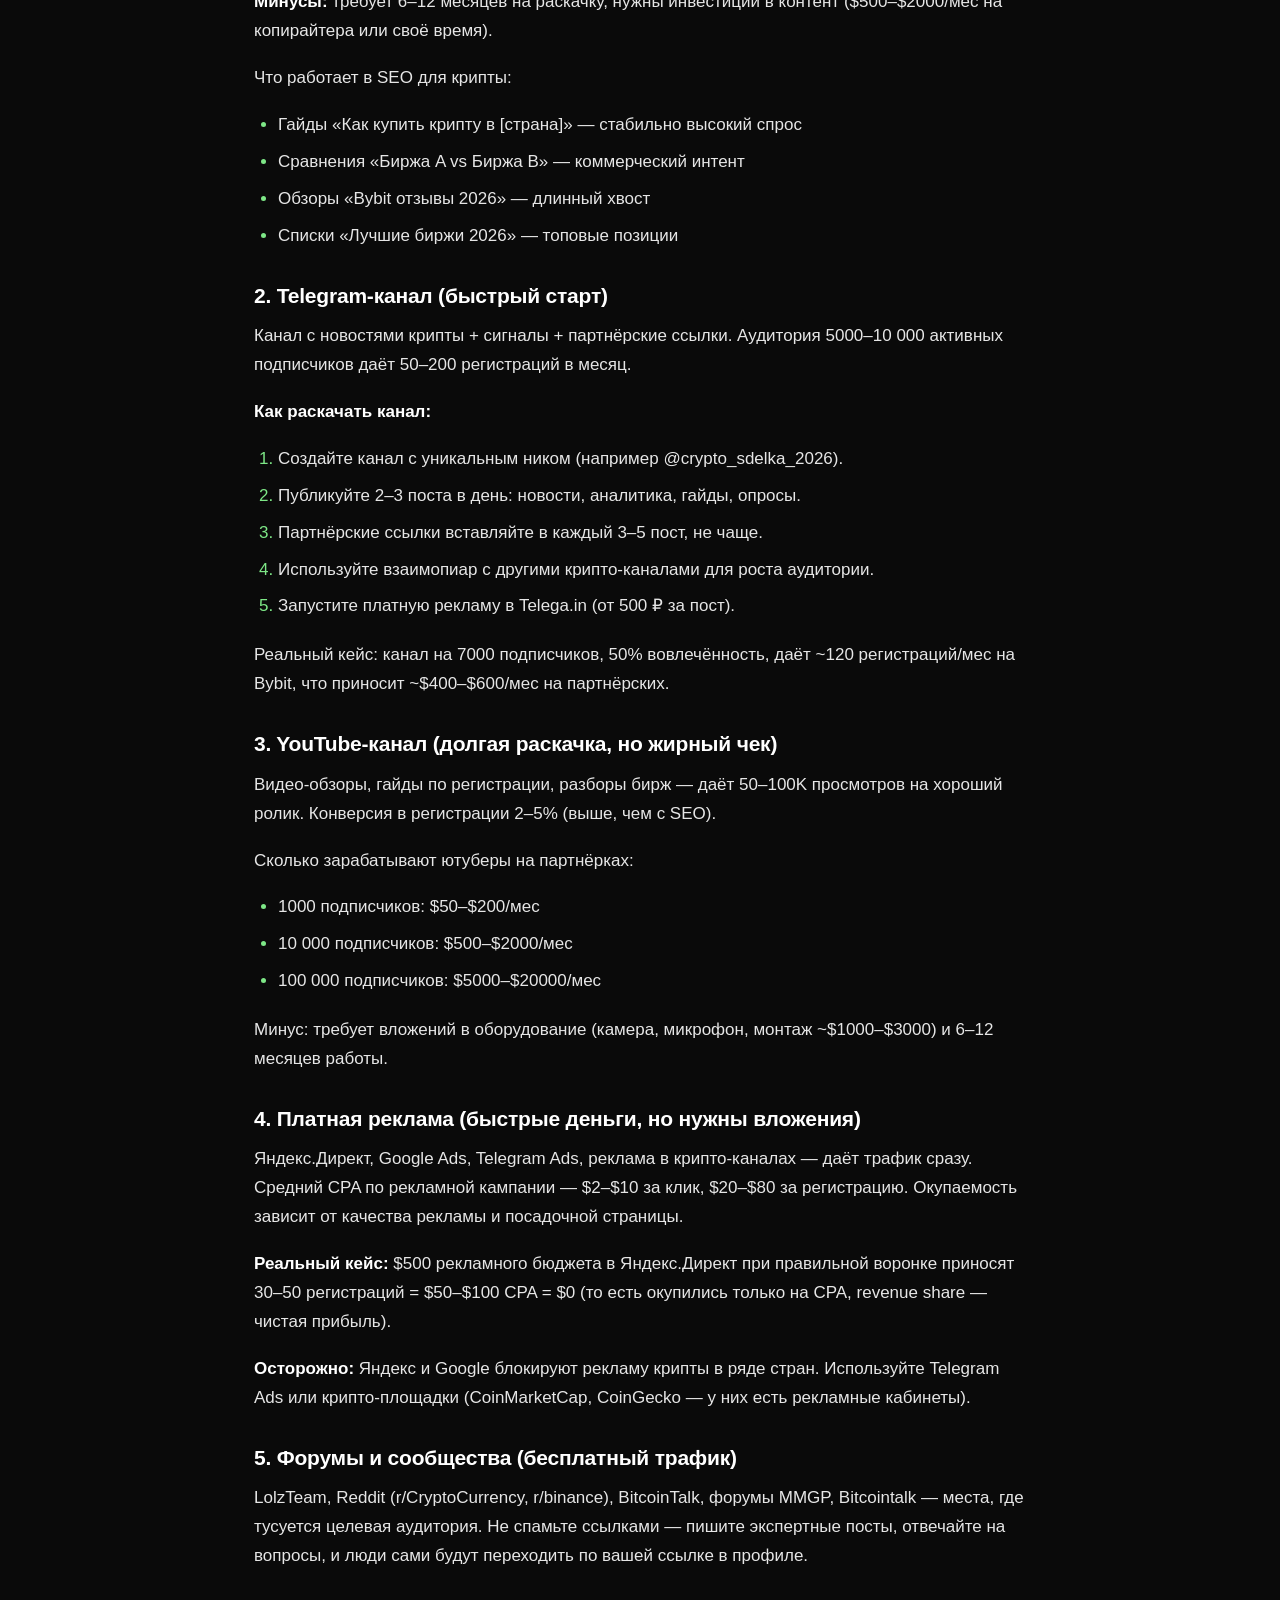
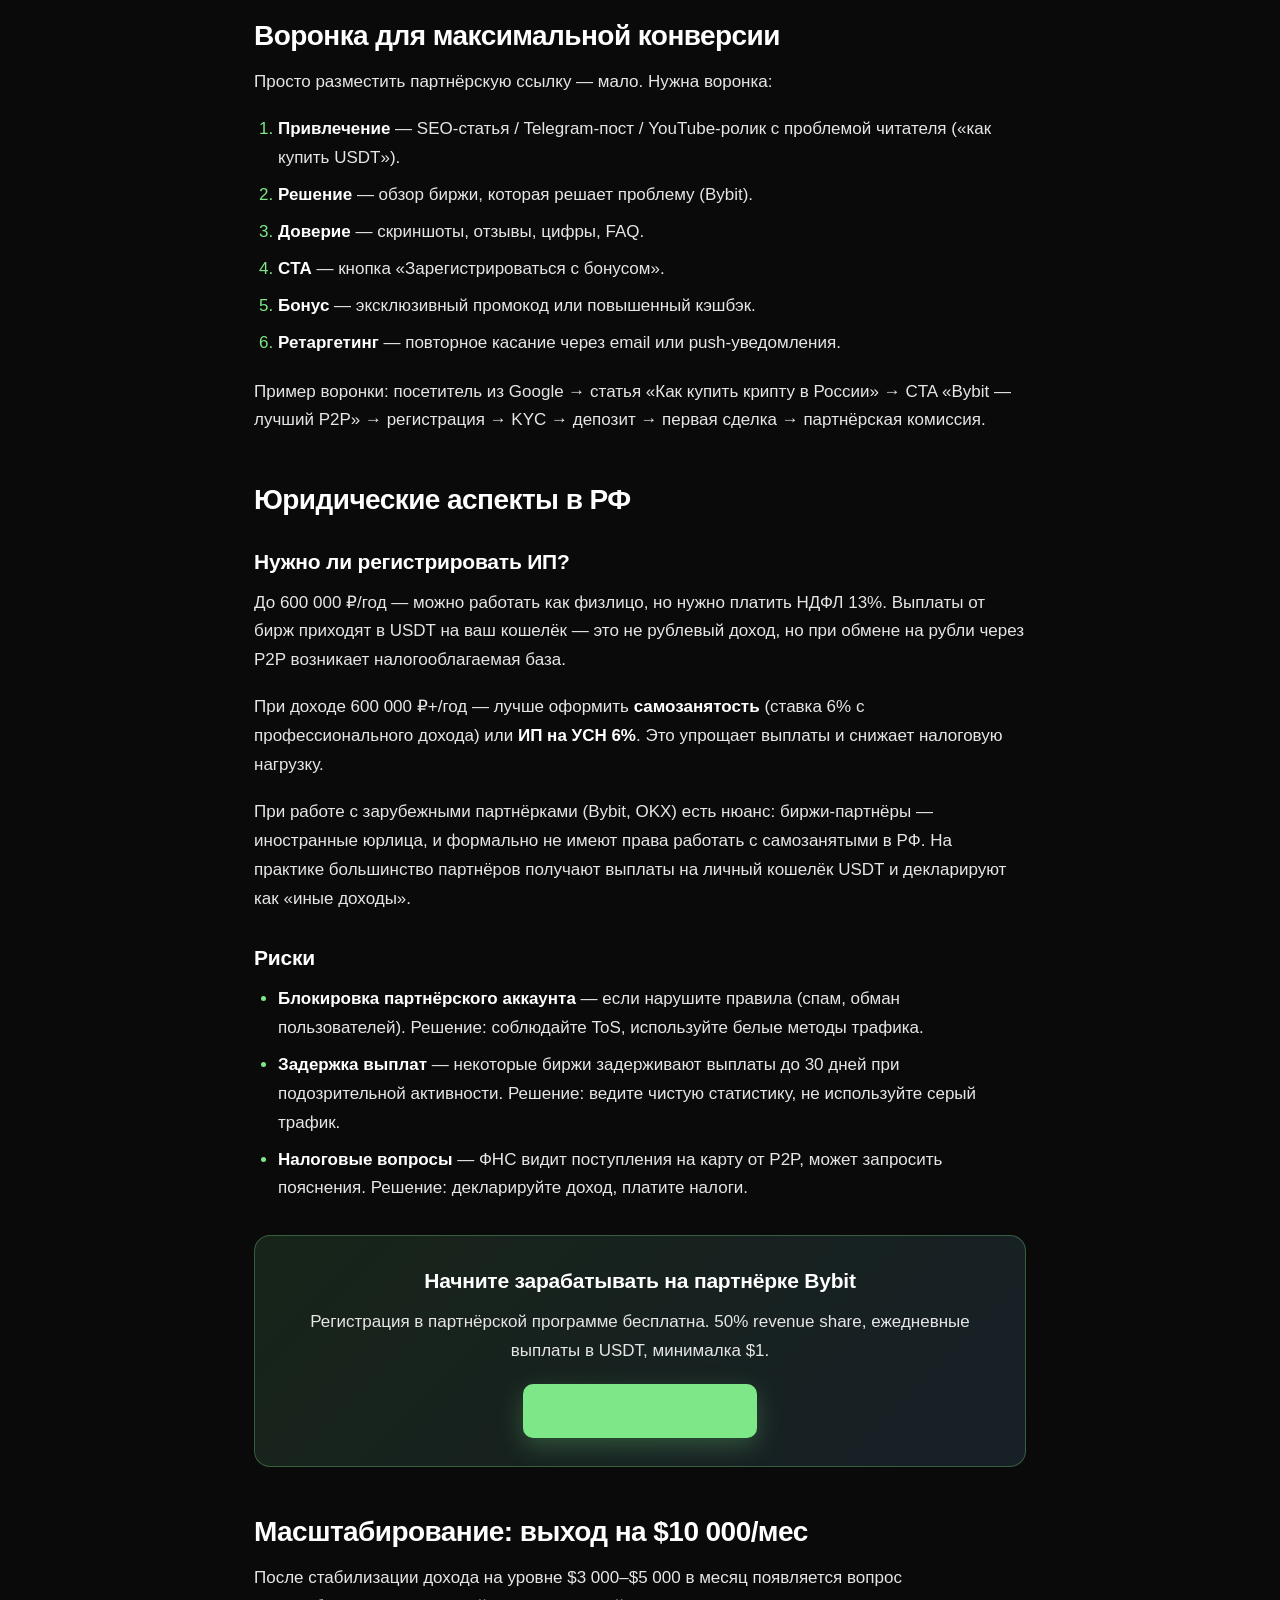
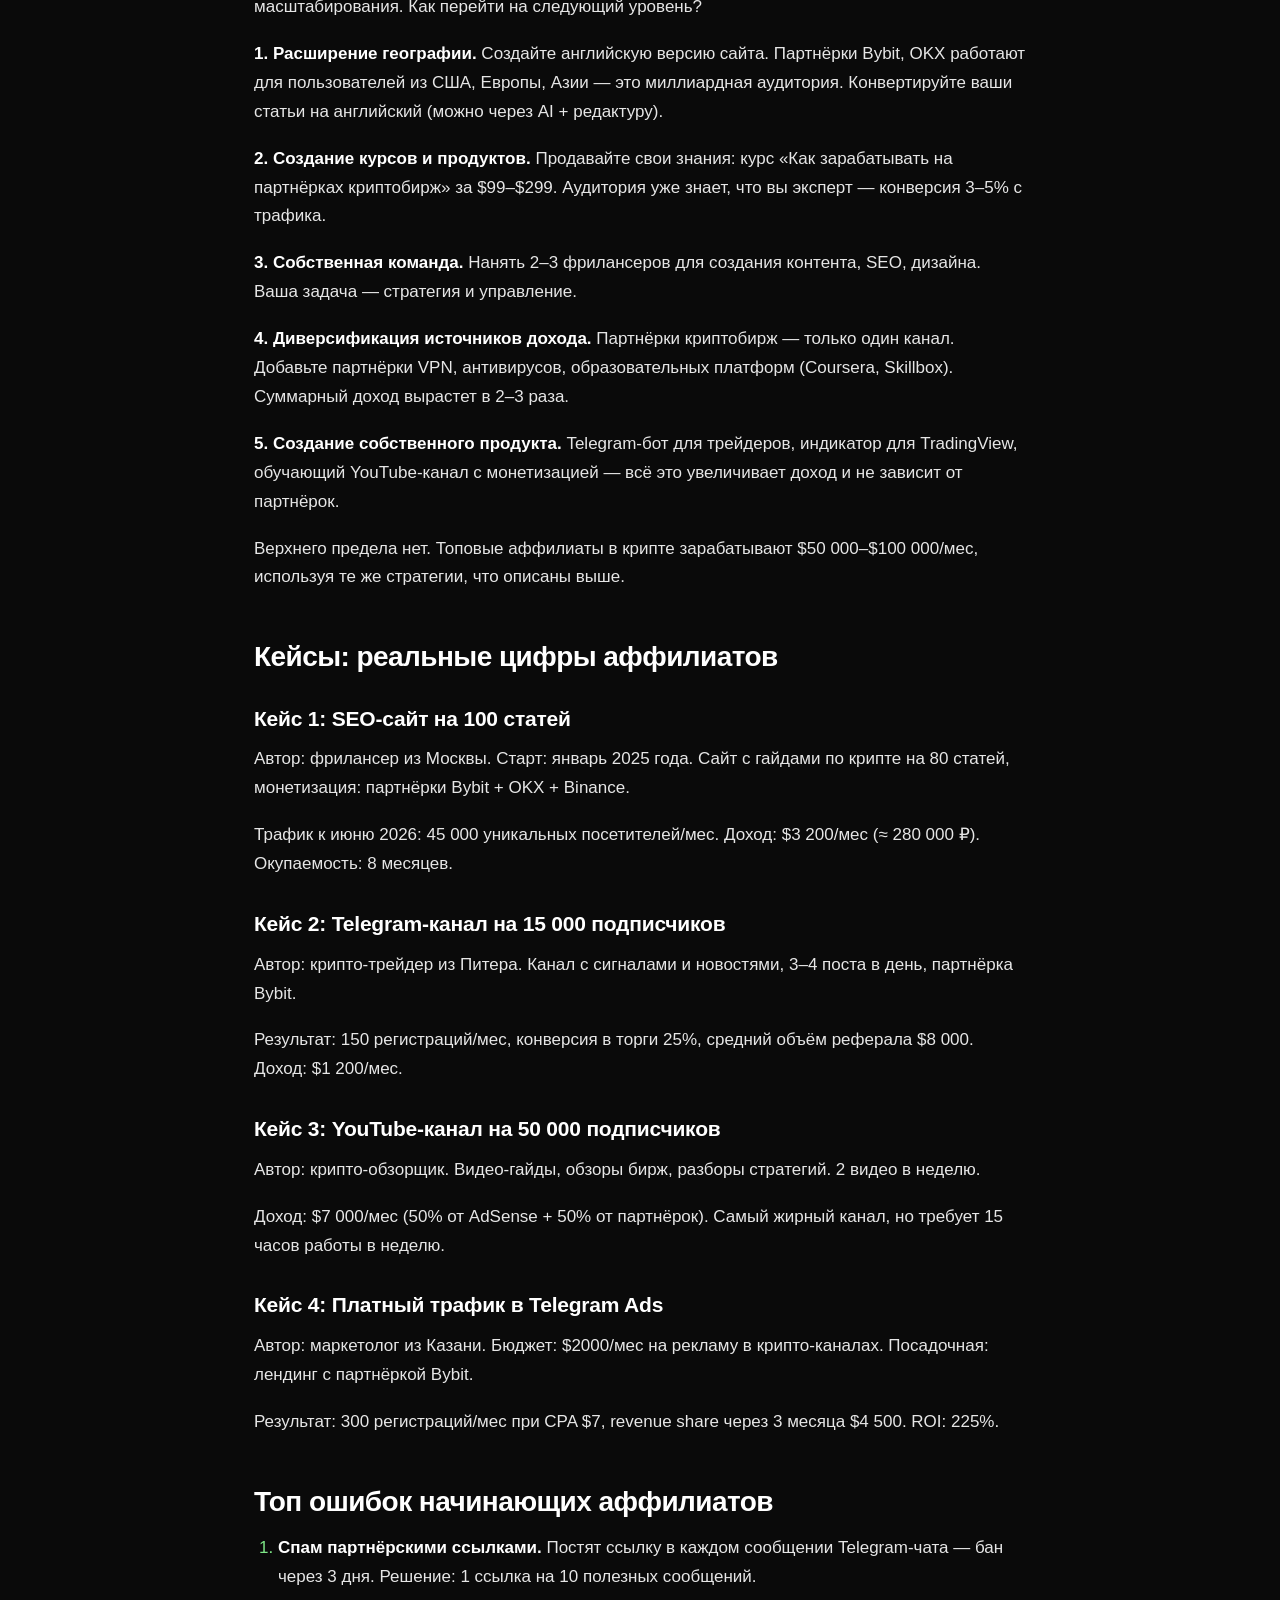
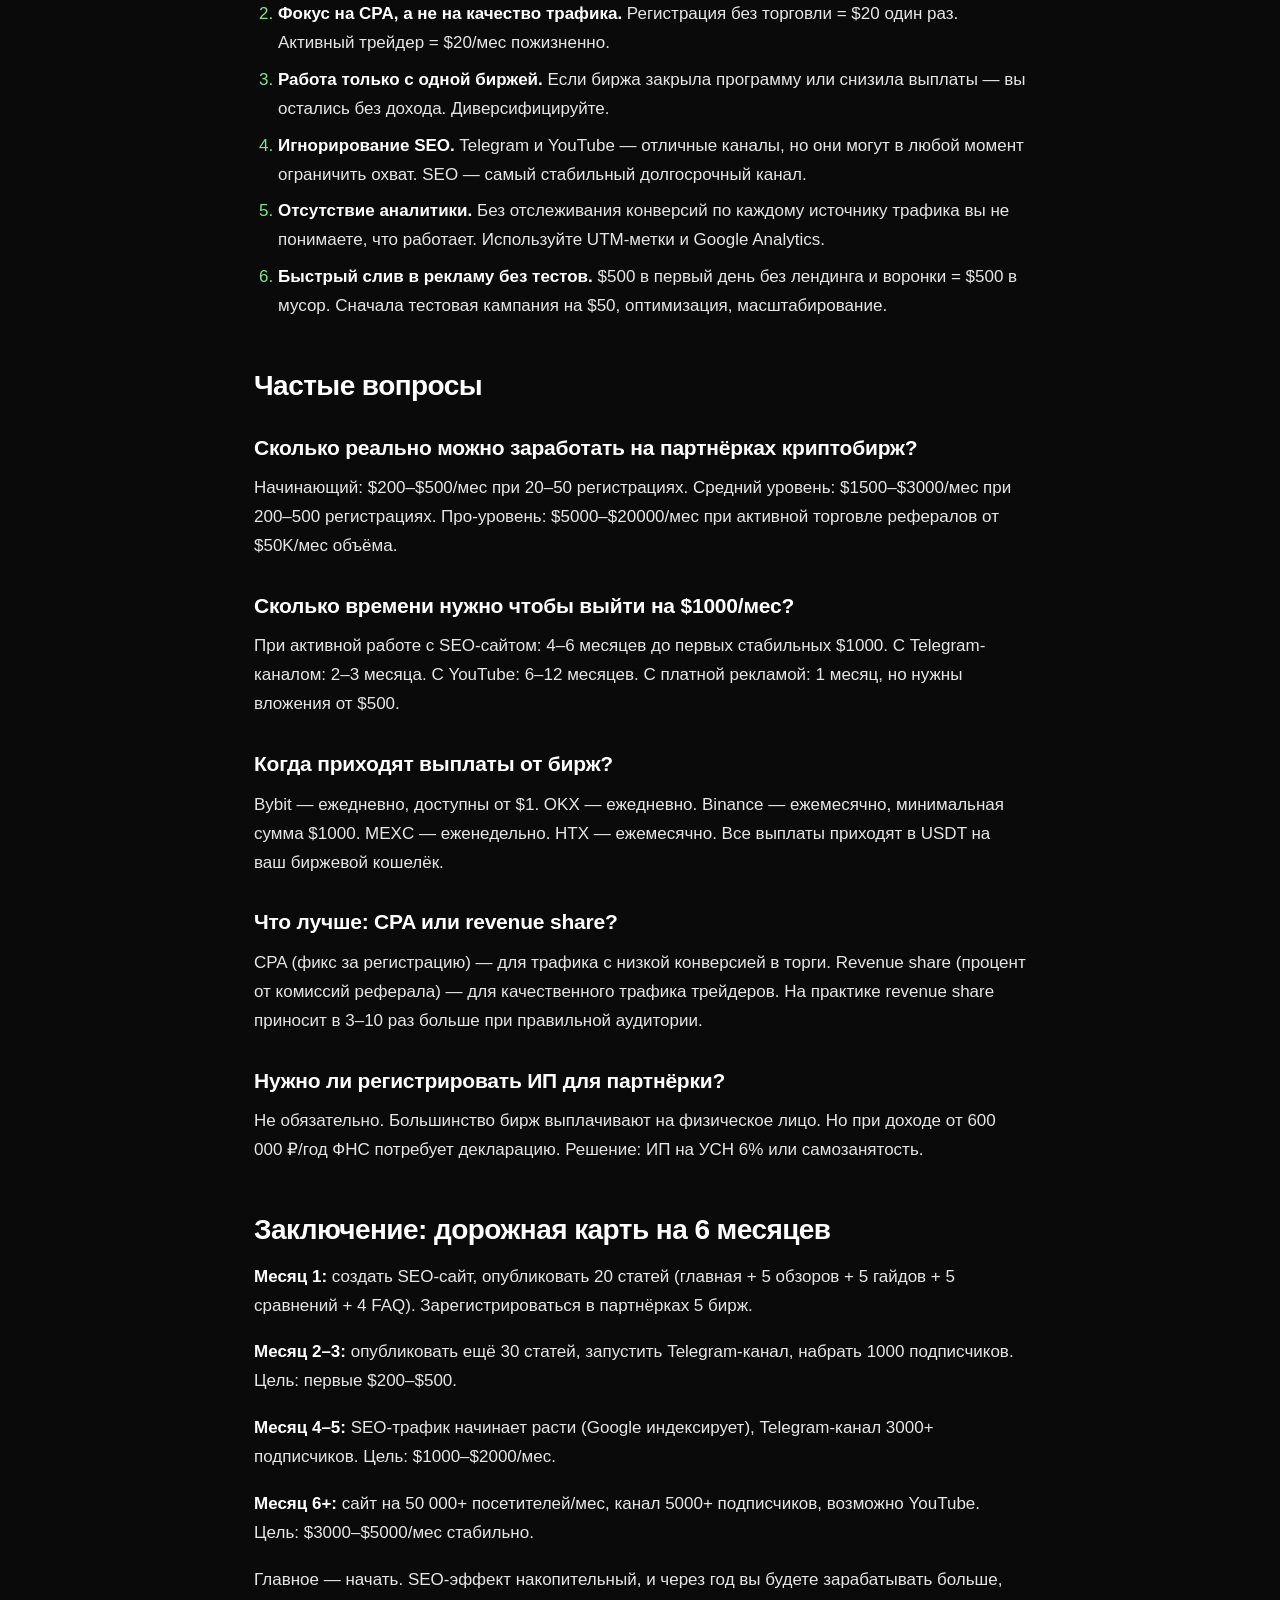
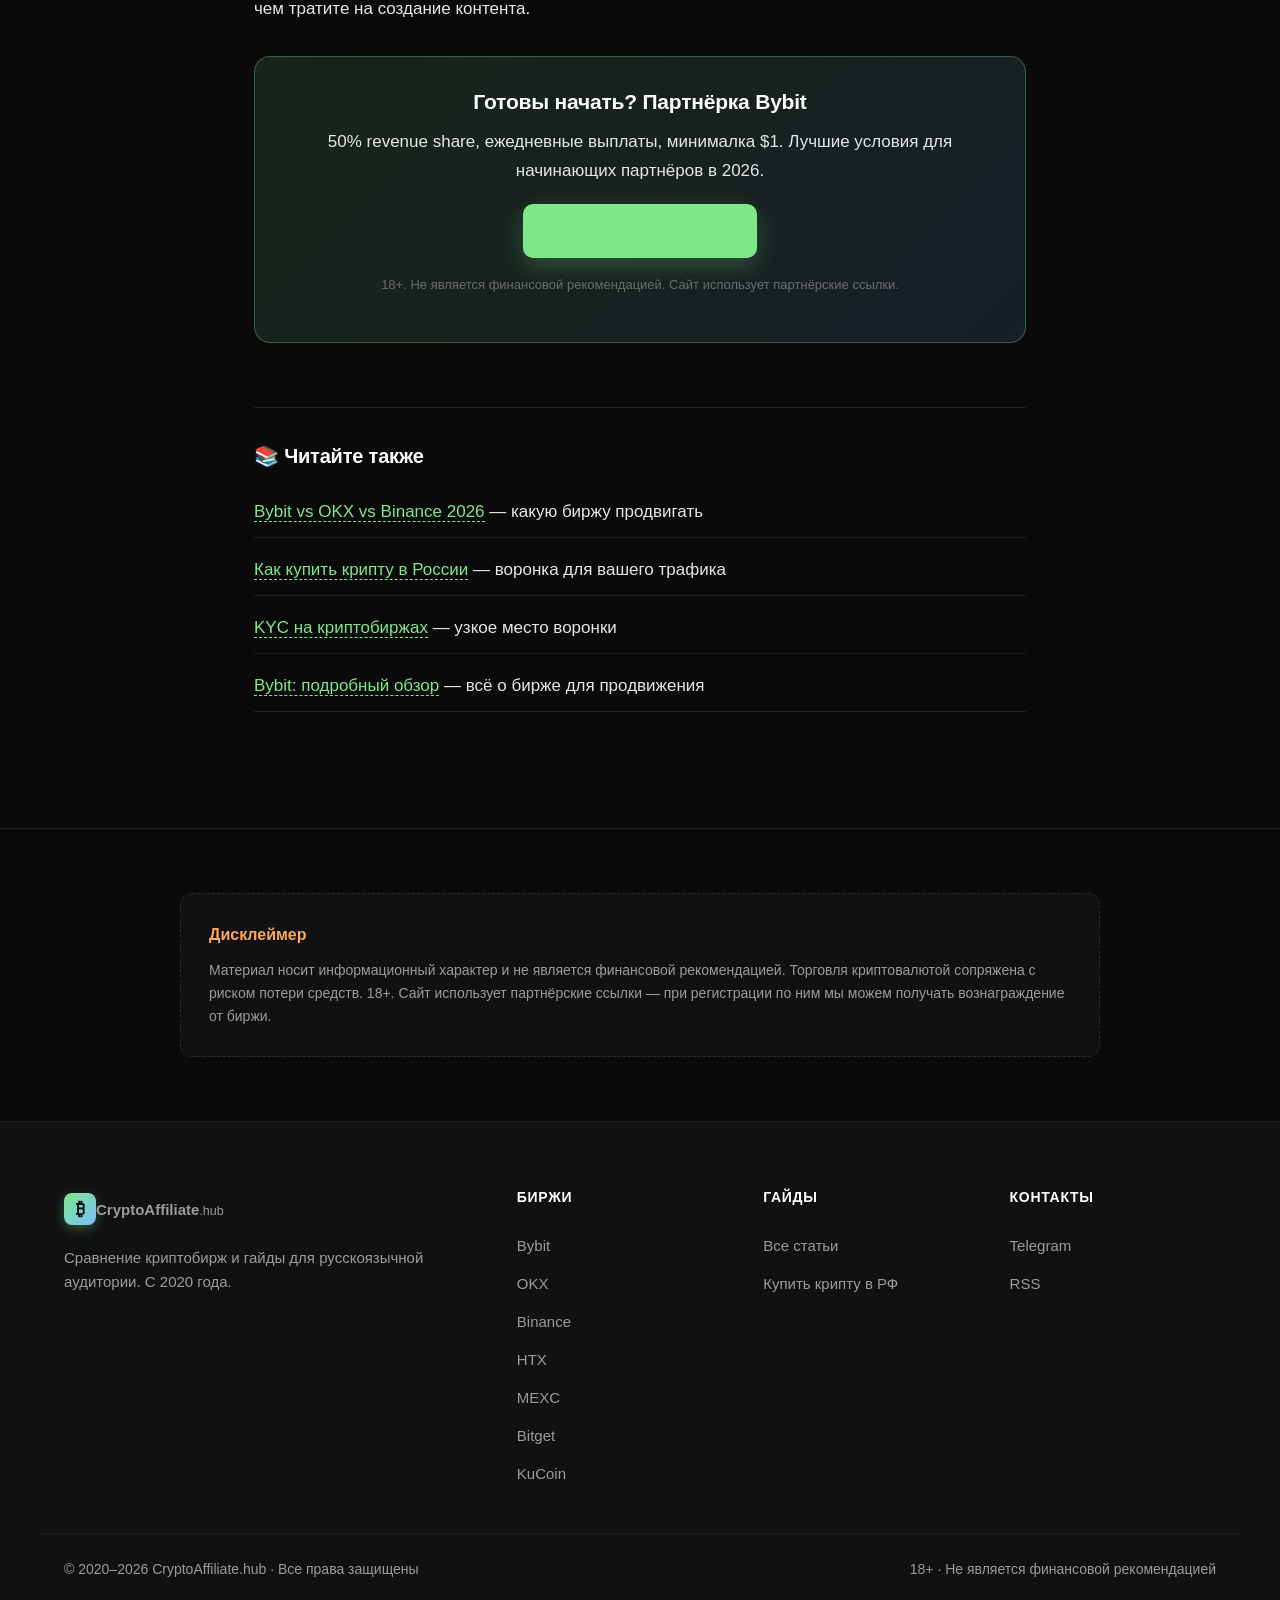
<file: articles/zarabotok-na-partnyorkah-kriptobirzh.html>
<!DOCTYPE html>
<html lang="ru">
<head>
  <meta charset="UTF-8">
  <meta name="viewport" content="width=device-width, initial-scale=1.0">
  <title>Заработок на партнёрках криптобирж в 2026: реальные $5000/мес</title>
  <meta name="description" content="Подробный гайд по заработку на партнёрских программах криптобирж: CPA, revenue share, реальные цифры дохода, источники трафика, фан-аналитика.">
  <meta name="robots" content="index, follow">
  <link rel="canonical" href="https://crypto-affiliate.vercel.app/articles/zarabotok-na-partnyorkah-kriptobirzh.html">
  <meta property="og:type" content="article">
  <meta property="og:title" content="Заработок на партнёрках криптобирж: реальные $5000/мес">
  <meta property="og:description" content="Как зарабатывать $5K/мес на партнёрских программах криптобирж. Реальные цифры и стратегии.">
  <meta property="og:url" content="https://crypto-affiliate.vercel.app/articles/zarabotok-na-partnyorkah-kriptobirzh.html">
  <meta property="article:published_time" content="2026-06-20T10:00:00+03:00">
  <meta property="article:modified_time" content="2026-06-26T16:00:00+03:00">

  <link rel="alternate" type="application/rss+xml" title="CryptoAffiliate.hub" href="/articles/rss.xml">

  <script type="application/ld+json">
  {
    "@context": "https://schema.org",
    "@type": "Article",
    "headline": "Заработок на партнёрках криптобирж в 2026 году",
    "description": "Реальные стратегии заработка на партнёрских программах криптобирж: CPA, revenue share, источники трафика, масштабирование",
    "image": "https://crypto-affiliate.vercel.app/assets/logo.svg",
    "author": {"@type": "Person", "name": "Игорь Шекельштраух", "url": "https://t.me/shekelstrong"},
    "publisher": {"@type": "Organization", "name": "CryptoAffiliate.hub", "logo": {"@type": "ImageObject", "url": "https://crypto-affiliate.vercel.app/assets/logo.svg"}},
    "datePublished": "2026-06-20T10:00:00+03:00",
    "dateModified": "2026-06-26T16:00:00+03:00",
    "mainEntityOfPage": "https://crypto-affiliate.vercel.app/articles/zarabotok-na-partnyorkah-kriptobirzh.html",
    "keywords": "партнёрка криптобиржи, заработок криптовалюта, реферальная программа, Bybit партнёрка, revenue share"
  }
  </script>

  <script type="application/ld+json">
  {
    "@context": "https://schema.org",
    "@type": "BreadcrumbList",
    "itemListElement": [
      {"@type": "ListItem", "position": 1, "name": "Главная", "item": "https://crypto-affiliate.vercel.app/"},
      {"@type": "ListItem", "position": 2, "name": "Блог", "item": "https://crypto-affiliate.vercel.app/articles/"},
      {"@type": "ListItem", "position": 3, "name": "Заработок на партнёрках криптобирж", "item": "https://crypto-affiliate.vercel.app/articles/zarabotok-na-partnyorkah-kriptobirzh.html"}
    ]
  }
  </script>

  <script type="application/ld+json">
  {
    "@context": "https://schema.org",
    "@type": "FAQPage",
    "mainEntity": [
      {
        "@type": "Question",
        "name": "Сколько реально можно заработать на партнёрках криптобирж?",
        "acceptedAnswer": {"@type": "Answer", "text": "Начинающий: $200–$500/мес при 20–50 регистрациях. Средний уровень: $1500–$3000/мес при 200–500 регистрациях. Про-уровень: $5000–$20000/мес при активной торговле рефералов от $50K/мес объёма."}
      },
      {
        "@type": "Question",
        "name": "Сколько времени нужно чтобы выйти на $1000/мес?",
        "acceptedAnswer": {"@type": "Answer", "text": "При активной работе с SEO-сайтом: 4–6 месяцев до первых стабильных $1000. С Telegram-каналом: 2–3 месяца. С YouTube: 6–12 месяцев. С платной рекламой: 1 месяц, но нужны вложения от $500."}
      },
      {
        "@type": "Question",
        "name": "Когда приходят выплаты от бирж?",
        "acceptedAnswer": {"@type": "Answer", "text": "Bybit — ежедневно, доступны от $1. OKX — ежедневно. Binance — ежемесячно, минимальная сумма $1000. MEXC — еженедельно. HTX — ежемесячно. Все выплаты приходят в USDT на ваш биржевой кошелёк."}
      },
      {
        "@type": "Question",
        "name": "Что лучше: CPA или revenue share?",
        "acceptedAnswer": {"@type": "Answer", "text": "CPA (фикс за регистрацию) — для трафика с низкой конверсией в торги. Revenue share (процент от комиссий реферала) — для качественного трафика трейдеров. На практике revenue share приносит в 3–10 раз больше при правильной аудитории."}
      },
      {
        "@type": "Question",
        "name": "Нужно ли регистрировать ИП для партнёрки?",
        "acceptedAnswer": {"@type": "Answer", "text": "Не обязательно. Большинство бирж выплачивают на физическое лицо. Но при доходе от 600 000 ₽/год ФНС потребует декларацию. Решение: ИП на УСН 6% или самозанятость."}
      }
    ]
  }
  </script>

  <link rel="icon" href="/assets/favicon.svg" type="image/svg+xml">
  <link rel="stylesheet" href="/src/styles.css">
  <style>
    .article-wrap { max-width: 820px; margin: 0 auto; padding: 32px 24px 96px; }
    .article-hero { padding: 64px 0 32px; }
    .article-hero h1 { font-size: clamp(32px, 5vw, 44px); font-weight: 800; color: #fff; line-height: 1.15; letter-spacing: -0.025em; margin: 16px 0 16px; }
    .article-hero .meta { color: var(--text-mute); font-size: 14px; display: flex; gap: 16px; flex-wrap: wrap; align-items: center; }
    .article-hero .tag { background: var(--mint-soft); color: var(--mint); padding: 4px 10px; border-radius: 6px; font-size: 12px; font-weight: 600; text-transform: uppercase; letter-spacing: 0.05em; }
    .article-content h2 { font-size: 28px; font-weight: 800; color: #fff; letter-spacing: -0.02em; margin: 48px 0 16px; line-height: 1.2; }
    .article-content h3 { font-size: 21px; font-weight: 700; color: #fff; margin: 28px 0 10px; letter-spacing: -0.01em; }
    .article-content p { font-size: 17px; line-height: 1.7; color: var(--text); margin: 0 0 18px; }
    .article-content ul, .article-content ol { margin: 0 0 20px; padding-left: 24px; }
    .article-content li { font-size: 17px; line-height: 1.7; color: var(--text); margin-bottom: 8px; }
    .article-content li::marker { color: var(--mint); }
    .article-content a { color: var(--mint); border-bottom: 1px dashed rgba(126,231,135,0.5); }
    .article-content strong { color: #fff; font-weight: 700; }
    .article-content table { width: 100%; border-collapse: collapse; margin: 24px 0; font-size: 14px; background: var(--bg-elev); border-radius: 12px; overflow: hidden; }
    .article-content table th { background: var(--bg-elev-2); color: var(--text-dim); font-weight: 600; text-transform: uppercase; font-size: 12px; padding: 14px 16px; text-align: left; border-bottom: 1px solid var(--border); }
    .article-content table td { padding: 14px 16px; border-bottom: 1px solid var(--border); color: var(--text); }
    .article-content table tr:last-child td { border-bottom: 0; }
    .article-content blockquote { margin: 24px 0; padding: 20px 24px; background: linear-gradient(135deg, var(--mint-soft), var(--sky-soft)); border-left: 3px solid var(--mint); border-radius: 8px; font-style: italic; color: var(--text); }
    .article-content .cta-box { background: linear-gradient(135deg, var(--mint-soft), var(--sky-soft)); border: 1px solid rgba(126,231,135,0.3); border-radius: 16px; padding: 28px; margin: 32px 0; text-align: center; }
    .article-content .cta-box h3 { margin-top: 0; }
    .related-articles { margin-top: 64px; padding-top: 32px; border-top: 1px solid var(--border); }
    .related-articles h3 { color: #fff; font-size: 20px; font-weight: 700; margin: 0 0 16px; }
    .related-articles ul { list-style: none; padding: 0; }
    .related-articles li { padding: 10px 0; border-bottom: 1px solid var(--border); }
    .related-articles li a { color: var(--mint); border-bottom: 1px dashed; }
    .breadcrumb { padding: 20px 0; font-size: 13px; color: var(--text-mute); max-width: 820px; margin: 0 auto; padding-left: 24px; }
    .breadcrumb a { color: var(--text-dim); }
    .breadcrumb a:hover { color: var(--mint); }
    .highlight-box { background: var(--bg-elev); border: 1px solid var(--mint); border-radius: 12px; padding: 24px; margin: 24px 0; }
    .highlight-box h4 { color: var(--mint); margin: 0 0 12px; font-size: 16px; font-weight: 700; }
  </style>
</head>
<body>
  <div class="ticker"><div class="ticker__track" id="tickerTrack"></div></div>
  <header class="header" id="header">
    <div class="container header__inner">
      <a href="/" class="logo"><span class="logo__mark">₿</span><span class="logo__text">CryptoAffiliate<small>.hub</small></span></a>
      <nav class="nav"><a href="/#exchanges">Биржи</a><a href="/#calculator">Калькулятор</a><a href="/#how">Как начать</a><a href="/#faq">FAQ</a><a href="/articles/" style="color:#fff">Блог</a></nav>
      <button class="burger" id="burger" aria-label="Меню"><span></span><span></span><span></span></button>
    </div>
  </header>

  <div class="breadcrumb"><a href="/">Главная</a> → <a href="/articles/">Блог</a> → <span>Заработок на партнёрках</span></div>

  <article>
    <div class="article-wrap">
      <div class="article-hero">
        <span class="tag">Заработок</span>
        <h1>Заработок на партнёрках криптобирж в 2026: реальные $5 000/мес</h1>
        <div class="meta">
          <span>📅 20 июня 2026</span>
          <span>·</span>
          <span>⏱ 15 минут чтения</span>
          <span>·</span>
          <span>✍️ Игорь Шекельштраух</span>
        </div>
      </div>

      <div class="article-content">
        <p><strong>Партнёрские программы криптобирж</strong> — один из самых прибыльных каналов заработка в 2026 году для русскоязычных маркетологов. Bybit, OKX, Binance и другие топовые биржи платят от $100 CPA за регистрацию до 60% revenue share с торговых комиссий реферала. При правильной воронке доход $5 000/мес реален уже на 3–6 месяц работы.</p>

        <p>В этом материале — реальные цифры, стратегии трафика, разбор каждой крупной партнёрки, юридические аспекты. Всё основано на опыте аффилиатов, работающих в нише с 2020 года.</p>

        <h2>Как работают партнёрки криптобирж</h2>

        <p>Механика проста: вы регистрируетесь в партнёрской программе биржи, получаете уникальную ссылку, привлекаете по ней пользователей. Когда реферал регистрируется и начинает торговать, биржа начисляет вам комиссию.</p>

        <h3>Два типа вознаграждения</h3>

        <p><strong>CPA (Cost Per Action) — фиксированная выплата за действие.</strong> Обычно за регистрацию + верификацию + первый депозит. Размер: $20–$300 за реферала, зависит от биржи и страны.</p>

        <p><strong>Revenue Share — процент от торговых комиссий реферала.</strong> Когда ваш реферал торгует, он платит бирже комиссию (0.1% maker / 0.1% taker), и 30–60% от этой суммы получает партнёр. Этот тип приносит в 3–10 раз больше при активных рефералах.</p>

        <p><strong>Гибрид — комбинация CPA + revenue share.</strong> Например, Bybit платит $20 за регистрацию + 40% от комиссий реферала пожизненно. Это оптимальная модель.</p>

        <h3>Реальные цифры: сколько приносит 1 реферал</h3>

        <p>Средний реферал-трейдер торгует с объёмом $5 000–$50 000/мес. При средней комиссии биржи 0.1% с оборота это даёт $5–$50 комиссионных бирже, из которых партнёр получает 30–60%, то есть $1.5–$30/мес с одного реферала.</p>

        <p>Масштабируя: 100 активных рефералов = $150–$3 000/мес пассивного дохода. 1000 рефералов = $1 500–$30 000/мес.</p>

        <h2>Сравнение партнёрских программ 2026</h2>

        <table>
          <thead><tr><th>Биржа</th><th>CPA</th><th>Revenue Share</th><th>Минималка</th><th>Выплаты</th></tr></thead>
          <tbody>
            <tr><td><strong>Bybit</strong></td><td>$20–$50</td><td>до 50%</td><td>$1</td><td>Ежедневно, USDT</td></tr>
            <tr><td><strong>OKX</strong></td><td>$30–$100</td><td>до 60%</td><td>$1</td><td>Ежедневно, USDT</td></tr>
            <tr><td><strong>Binance</strong></td><td>$20–$100</td><td>до 45%</td><td>$1000</td><td>Ежемесячно</td></tr>
            <tr><td><strong>HTX</strong></td><td>$15–$50</td><td>до 50%</td><td>$100</td><td>Ежемесячно</td></tr>
            <tr><td><strong>MEXC</strong></td><td>$10–$30</td><td>до 70%</td><td>$100</td><td>Еженедельно</td></tr>
            <tr><td><strong>Bitget</strong></td><td>$20–$80</td><td>до 60%</td><td>$100</td><td>Ежемесячно</td></tr>
            <tr><td><strong>KuCoin</strong></td><td>$10–$30</td><td>до 40%</td><td>$50</td><td>Еженедельно</td></tr>
          </tbody>
        </table>

        <p>Для начинающих рекомендуем <strong>Bybit</strong> и <strong>OKX</strong>: низкая минималка, ежедневные выплаты, прозрачные условия. Для про — все семь, плюс <strong>Binance</strong> через VPN (несмотря на сложности, выплаты крупнейшие).</p>

        <h2>Реальный расчёт дохода</h2>

        <p>Возьмём типичный сценарий: SEO-сайт привлекает 1000 уникальных посетителей в месяц, конверсия в регистрацию 5%, конверсия в торги 30%, средний объём торгов на реферала $10 000/мес.</p>

        <div class="highlight-box">
          <h4>📊 Калькуляция дохода</h4>
          <p><strong>Исходные данные:</strong></p>
          <ul style="margin: 0; padding-left: 24px;">
            <li>1000 посетителей × 5% конверсия = 50 регистраций/мес</li>
            <li>50 × 30% (активные трейдеры) = 15 активных рефералов</li>
            <li>15 × $10 000 объём = $150 000 оборот рефералов</li>
            <li>$150 000 × 0.1% комиссия = $150 комиссионных бирже</li>
            <li>$150 × 50% revenue share = <strong>$75 дохода партнёру</strong></li>
          </ul>
          <p style="margin-top: 12px;"><strong>Для выхода на $5 000/мес нужно:</strong> 1000 активных рефералов с объёмом $10 000 каждый. Это значит — около 10 000 регистраций и 5000+ уникальных посетителей в день.</p>
        </div>

        <p>Чтобы достичь этих цифр за 6 месяцев:</p>
        <ul>
          <li>SEO-сайт с 50 000+ посещениями в месяц (50–100 статей)</li>
          <li>Telegram-канал на 5000+ подписчиков</li>
          <li>YouTube-канал на 10 000+ подписчиков (опционально)</li>
          <li>Активная работа в нишевых форумах и сообществах</li>
        </ul>

        <h2>Источники трафика: что работает в 2026</h2>

        <h3>1. SEO-сайт (основной канал)</h3>
        <p>Сайт с гайдами, обзорами, сравнениями криптобирж — самый долгоиграющий источник. Трафик растёт экспоненциально: 100 статей → 50 000+ посетителей/мес через 6–12 месяцев.</p>

        <p><strong>Плюсы:</strong> пассивный доход, высокая конверсия (посетитель уже в поиске решения), масштабируемость.</p>

        <p><strong>Минусы:</strong> требует 6–12 месяцев на раскачку, нужны инвестиции в контент ($500–$2000/мес на копирайтера или своё время).</p>

        <p>Что работает в SEO для крипты:</p>
        <ul>
          <li>Гайды «Как купить крипту в [страна]» — стабильно высокий спрос</li>
          <li>Сравнения «Биржа A vs Биржа B» — коммерческий интент</li>
          <li>Обзоры «Bybit отзывы 2026» — длинный хвост</li>
          <li>Списки «Лучшие биржи 2026» — топовые позиции</li>
        </ul>

        <h3>2. Telegram-канал (быстрый старт)</h3>
        <p>Канал с новостями крипты + сигналы + партнёрские ссылки. Аудитория 5000–10 000 активных подписчиков даёт 50–200 регистраций в месяц.</p>

        <p><strong>Как раскачать канал:</strong></p>
        <ol>
          <li>Создайте канал с уникальным ником (например @crypto_sdelka_2026).</li>
          <li>Публикуйте 2–3 поста в день: новости, аналитика, гайды, опросы.</li>
          <li>Партнёрские ссылки вставляйте в каждый 3–5 пост, не чаще.</li>
          <li>Используйте взаимопиар с другими крипто-каналами для роста аудитории.</li>
          <li>Запустите платную рекламу в Telega.in (от 500 ₽ за пост).</li>
        </ol>

        <p>Реальный кейс: канал на 7000 подписчиков, 50% вовлечённость, даёт ~120 регистраций/мес на Bybit, что приносит ~$400–$600/мес на партнёрских.</p>

        <h3>3. YouTube-канал (долгая раскачка, но жирный чек)</h3>
        <p>Видео-обзоры, гайды по регистрации, разборы бирж — даёт 50–100K просмотров на хороший ролик. Конверсия в регистрации 2–5% (выше, чем с SEO).</p>

        <p>Сколько зарабатывают ютуберы на партнёрках:</p>
        <ul>
          <li>1000 подписчиков: $50–$200/мес</li>
          <li>10 000 подписчиков: $500–$2000/мес</li>
          <li>100 000 подписчиков: $5000–$20000/мес</li>
        </ul>

        <p>Минус: требует вложений в оборудование (камера, микрофон, монтаж ~$1000–$3000) и 6–12 месяцев работы.</p>

        <h3>4. Платная реклама (быстрые деньги, но нужны вложения)</h3>
        <p>Яндекс.Директ, Google Ads, Telegram Ads, реклама в крипто-каналах — даёт трафик сразу. Средний CPA по рекламной кампании — $2–$10 за клик, $20–$80 за регистрацию. Окупаемость зависит от качества рекламы и посадочной страницы.</p>

        <p><strong>Реальный кейс:</strong> $500 рекламного бюджета в Яндекс.Директ при правильной воронке приносят 30–50 регистраций = $50–$100 CPA = $0 (то есть окупились только на CPA, revenue share — чистая прибыль).</p>

        <p><strong>Осторожно:</strong> Яндекс и Google блокируют рекламу крипты в ряде стран. Используйте Telegram Ads или крипто-площадки (CoinMarketCap, CoinGecko — у них есть рекламные кабинеты).</p>

        <h3>5. Форумы и сообщества (бесплатный трафик)</h3>
        <p>LolzTeam, Reddit (r/CryptoCurrency, r/binance), BitcoinTalk, форумы MMGP, Bitcointalk — места, где тусуется целевая аудитория. Не спамьте ссылками — пишите экспертные посты, отвечайте на вопросы, и люди сами будут переходить по вашей ссылке в профиле.</p>

        <h2>Воронка для максимальной конверсии</h2>

        <p>Просто разместить партнёрскую ссылку — мало. Нужна воронка:</p>

        <ol>
          <li><strong>Привлечение</strong> — SEO-статья / Telegram-пост / YouTube-ролик с проблемой читателя («как купить USDT»).</li>
          <li><strong>Решение</strong> — обзор биржи, которая решает проблему (Bybit).</li>
          <li><strong>Доверие</strong> — скриншоты, отзывы, цифры, FAQ.</li>
          <li><strong>CTA</strong> — кнопка «Зарегистрироваться с бонусом».</li>
          <li><strong>Бонус</strong> — эксклюзивный промокод или повышенный кэшбэк.</li>
          <li><strong>Ретаргетинг</strong> — повторное касание через email или push-уведомления.</li>
        </ol>

        <p>Пример воронки: посетитель из Google → статья «Как купить крипту в России» → CTA «Bybit — лучший P2P» → регистрация → KYC → депозит → первая сделка → партнёрская комиссия.</p>

        <h2>Юридические аспекты в РФ</h2>

        <h3>Нужно ли регистрировать ИП?</h3>

        <p>До 600 000 ₽/год — можно работать как физлицо, но нужно платить НДФЛ 13%. Выплаты от бирж приходят в USDT на ваш кошелёк — это не рублевый доход, но при обмене на рубли через P2P возникает налогооблагаемая база.</p>

        <p>При доходе 600 000 ₽+/год — лучше оформить <strong>самозанятость</strong> (ставка 6% с профессионального дохода) или <strong>ИП на УСН 6%</strong>. Это упрощает выплаты и снижает налоговую нагрузку.</p>

        <p>При работе с зарубежными партнёрками (Bybit, OKX) есть нюанс: биржи-партнёры — иностранные юрлица, и формально не имеют права работать с самозанятыми в РФ. На практике большинство партнёров получают выплаты на личный кошелёк USDT и декларируют как «иные доходы».</p>

        <h3>Риски</h3>
        <ul>
          <li><strong>Блокировка партнёрского аккаунта</strong> — если нарушите правила (спам, обман пользователей). Решение: соблюдайте ToS, используйте белые методы трафика.</li>
          <li><strong>Задержка выплат</strong> — некоторые биржи задерживают выплаты до 30 дней при подозрительной активности. Решение: ведите чистую статистику, не используйте серый трафик.</li>
          <li><strong>Налоговые вопросы</strong> — ФНС видит поступления на карту от P2P, может запросить пояснения. Решение: декларируйте доход, платите налоги.</li>
        </ul>

        <div class="cta-box">
          <h3>Начните зарабатывать на партнёрке Bybit</h3>
          <p>Регистрация в партнёрской программе бесплатна. 50% revenue share, ежедневные выплаты в USDT, минималка $1.</p>
          <a href="https://www.bybit.com/invite?ref=ВАША_ССЫЛКА" rel="nofollow sponsored noopener" class="btn btn--primary">Стать партнёром Bybit →</a>
        </div>

        
        <h2>Масштабирование: выход на $10 000/мес</h2>
        <p>После стабилизации дохода на уровне $3 000–$5 000 в месяц появляется вопрос масштабирования. Как перейти на следующий уровень?</p>

        <p><strong>1. Расширение географии.</strong> Создайте английскую версию сайта. Партнёрки Bybit, OKX работают для пользователей из США, Европы, Азии — это миллиардная аудитория. Конвертируйте ваши статьи на английский (можно через AI + редактуру).</p>

        <p><strong>2. Создание курсов и продуктов.</strong> Продавайте свои знания: курс «Как зарабатывать на партнёрках криптобирж» за $99–$299. Аудитория уже знает, что вы эксперт — конверсия 3–5% с трафика.</p>

        <p><strong>3. Собственная команда.</strong> Нанять 2–3 фрилансеров для создания контента, SEO, дизайна. Ваша задача — стратегия и управление.</p>

        <p><strong>4. Диверсификация источников дохода.</strong> Партнёрки криптобирж — только один канал. Добавьте партнёрки VPN, антивирусов, образовательных платформ (Coursera, Skillbox). Суммарный доход вырастет в 2–3 раза.</p>

        <p><strong>5. Создание собственного продукта.</strong> Telegram-бот для трейдеров, индикатор для TradingView, обучающий YouTube-канал с монетизацией — всё это увеличивает доход и не зависит от партнёрок.</p>

        <p>Верхнего предела нет. Топовые аффилиаты в крипте зарабатывают $50 000–$100 000/мес, используя те же стратегии, что описаны выше.</p>

<h2>Кейсы: реальные цифры аффилиатов</h2>

        <h3>Кейс 1: SEO-сайт на 100 статей</h3>
        <p>Автор: фрилансер из Москвы. Старт: январь 2025 года. Сайт с гайдами по крипте на 80 статей, монетизация: партнёрки Bybit + OKX + Binance.</p>
        <p>Трафик к июню 2026: 45 000 уникальных посетителей/мес. Доход: $3 200/мес (≈ 280 000 ₽). Окупаемость: 8 месяцев.</p>

        <h3>Кейс 2: Telegram-канал на 15 000 подписчиков</h3>
        <p>Автор: крипто-трейдер из Питера. Канал с сигналами и новостями, 3–4 поста в день, партнёрка Bybit.</p>
        <p>Результат: 150 регистраций/мес, конверсия в торги 25%, средний объём реферала $8 000. Доход: $1 200/мес.</p>

        <h3>Кейс 3: YouTube-канал на 50 000 подписчиков</h3>
        <p>Автор: крипто-обзорщик. Видео-гайды, обзоры бирж, разборы стратегий. 2 видео в неделю.</p>
        <p>Доход: $7 000/мес (50% от AdSense + 50% от партнёрок). Самый жирный канал, но требует 15 часов работы в неделю.</p>

        <h3>Кейс 4: Платный трафик в Telegram Ads</h3>
        <p>Автор: маркетолог из Казани. Бюджет: $2000/мес на рекламу в крипто-каналах. Посадочная: лендинг с партнёркой Bybit.</p>
        <p>Результат: 300 регистраций/мес при CPA $7, revenue share через 3 месяца $4 500. ROI: 225%.</p>

        <h2>Топ ошибок начинающих аффилиатов</h2>

        <ol>
          <li><strong>Спам партнёрскими ссылками.</strong> Постят ссылку в каждом сообщении Telegram-чата — бан через 3 дня. Решение: 1 ссылка на 10 полезных сообщений.</li>
          <li><strong>Фокус на CPA, а не на качество трафика.</strong> Регистрация без торговли = $20 один раз. Активный трейдер = $20/мес пожизненно.</li>
          <li><strong>Работа только с одной биржей.</strong> Если биржа закрыла программу или снизила выплаты — вы остались без дохода. Диверсифицируйте.</li>
          <li><strong>Игнорирование SEO.</strong> Telegram и YouTube — отличные каналы, но они могут в любой момент ограничить охват. SEO — самый стабильный долгосрочный канал.</li>
          <li><strong>Отсутствие аналитики.</strong> Без отслеживания конверсий по каждому источнику трафика вы не понимаете, что работает. Используйте UTM-метки и Google Analytics.</li>
          <li><strong>Быстрый слив в рекламу без тестов.</strong> $500 в первый день без лендинга и воронки = $500 в мусор. Сначала тестовая кампания на $50, оптимизация, масштабирование.</li>
        </ol>

        <h2>Частые вопросы</h2>

        <h3>Сколько реально можно заработать на партнёрках криптобирж?</h3>
        <p>Начинающий: $200–$500/мес при 20–50 регистрациях. Средний уровень: $1500–$3000/мес при 200–500 регистрациях. Про-уровень: $5000–$20000/мес при активной торговле рефералов от $50K/мес объёма.</p>

        <h3>Сколько времени нужно чтобы выйти на $1000/мес?</h3>
        <p>При активной работе с SEO-сайтом: 4–6 месяцев до первых стабильных $1000. С Telegram-каналом: 2–3 месяца. С YouTube: 6–12 месяцев. С платной рекламой: 1 месяц, но нужны вложения от $500.</p>

        <h3>Когда приходят выплаты от бирж?</h3>
        <p>Bybit — ежедневно, доступны от $1. OKX — ежедневно. Binance — ежемесячно, минимальная сумма $1000. MEXC — еженедельно. HTX — ежемесячно. Все выплаты приходят в USDT на ваш биржевой кошелёк.</p>

        <h3>Что лучше: CPA или revenue share?</h3>
        <p>CPA (фикс за регистрацию) — для трафика с низкой конверсией в торги. Revenue share (процент от комиссий реферала) — для качественного трафика трейдеров. На практике revenue share приносит в 3–10 раз больше при правильной аудитории.</p>

        <h3>Нужно ли регистрировать ИП для партнёрки?</h3>
        <p>Не обязательно. Большинство бирж выплачивают на физическое лицо. Но при доходе от 600 000 ₽/год ФНС потребует декларацию. Решение: ИП на УСН 6% или самозанятость.</p>

        <h2>Заключение: дорожная карть на 6 месяцев</h2>

        <p><strong>Месяц 1:</strong> создать SEO-сайт, опубликовать 20 статей (главная + 5 обзоров + 5 гайдов + 5 сравнений + 4 FAQ). Зарегистрироваться в партнёрках 5 бирж.</p>

        <p><strong>Месяц 2–3:</strong> опубликовать ещё 30 статей, запустить Telegram-канал, набрать 1000 подписчиков. Цель: первые $200–$500.</p>

        <p><strong>Месяц 4–5:</strong> SEO-трафик начинает расти (Google индексирует), Telegram-канал 3000+ подписчиков. Цель: $1000–$2000/мес.</p>

        <p><strong>Месяц 6+:</strong> сайт на 50 000+ посетителей/мес, канал 5000+ подписчиков, возможно YouTube. Цель: $3000–$5000/мес стабильно.</p>

        <p>Главное — начать. SEO-эффект накопительный, и через год вы будете зарабатывать больше, чем тратите на создание контента.</p>

        <div class="cta-box">
          <h3>Готовы начать? Партнёрка Bybit</h3>
          <p>50% revenue share, ежедневные выплаты, минималка $1. Лучшие условия для начинающих партнёров в 2026.</p>
          <a href="https://www.bybit.com/invite?ref=ВАША_ССЫЛКА" rel="nofollow sponsored noopener" class="btn btn--primary">Стать партнёром Bybit →</a>
          <p style="font-size: 13px; color: var(--text-mute); margin-top: 16px;">18+. Не является финансовой рекомендацией. Сайт использует партнёрские ссылки.</p>
        </div>

        <div class="related-articles">
          <h3>📚 Читайте также</h3>
          <ul>
            <li><a href="/articles/bybit-okx-binance-sravnenie-2026.html">Bybit vs OKX vs Binance 2026</a> — какую биржу продвигать</li>
            <li><a href="/articles/kak-pokupat-kriptovalyutu-rossiya-2026.html">Как купить крипту в России</a> — воронка для вашего трафика</li>
            <li><a href="/articles/kyc-kriptobirzhi-2026.html">KYC на криптобиржах</a> — узкое место воронки</li>
            <li><a href="/articles/bybit-obzor-2026.html">Bybit: подробный обзор</a> — всё о бирже для продвижения</li>
          </ul>
        </div>
      </div>
    </div>
  </article>

  <section class="disclaimer">
    <div class="container">
      <div class="disclaimer__inner">
        <h3>Дисклеймер</h3>
        <p>Материал носит информационный характер и не является финансовой рекомендацией. Торговля криптовалютой сопряжена с риском потери средств. 18+. Сайт использует партнёрские ссылки — при регистрации по ним мы можем получать вознаграждение от биржи.</p>
      </div>
    </div>
  </section>

  <footer class="footer">
    <div class="container footer__inner">
      <div class="footer__col">
        <a href="/" class="logo"><span class="logo__mark">₿</span><span class="logo__text">CryptoAffiliate<small>.hub</small></span></a>
        <p>Сравнение криптобирж и гайды для русскоязычной аудитории. С 2020 года.</p>
      </div>
      <div class="footer__col"><h4>Биржи</h4><a href="/#bybit">Bybit</a><a href="/#okx">OKX</a><a href="/#binance">Binance</a><a href="/#htx">HTX</a><a href="/#mexc">MEXC</a><a href="/#bitget">Bitget</a><a href="/#kucoin">KuCoin</a></div>
      <div class="footer__col"><h4>Гайды</h4><a href="/articles/">Все статьи</a><a href="/articles/kak-pokupat-kriptovalyutu-rossiya-2026.html">Купить крипту в РФ</a></div>
      <div class="footer__col"><h4>Контакты</h4><a href="https://t.me/shekelstrong">Telegram</a><a href="/articles/rss.xml">RSS</a></div>
    </div>
    <div class="container footer__bottom">
      <span>© 2020–2026 CryptoAffiliate.hub · Все права защищены</span>
      <span>18+ · Не является финансовой рекомендацией</span>
    </div>
  </footer>

  <script src="/src/data.js"></script>
  <script src="/src/main.js"></script>
</body>
</html>
</file>
<file: src/styles.css>
/* ============================================
   CryptoAffiliate.hub — Premium dark SaaS
   Same brand as Kwork covers (mint #7ee787 + sky #79c0ff)
   ============================================ */

*, *::before, *::after { box-sizing: border-box; }
html { scroll-behavior: smooth; -webkit-text-size-adjust: 100%; }
body {
  margin: 0;
  font-family: 'Inter', -apple-system, BlinkMacSystemFont, 'SF Pro Text', 'Segoe UI', sans-serif;
  background: #0a0a0a;
  color: #e6e6e6;
  line-height: 1.6;
  -webkit-font-smoothing: antialiased;
  -moz-osx-font-smoothing: grayscale;
  overflow-x: hidden;
}

:root {
  --bg: #0a0a0a;
  --bg-elev: #111111;
  --bg-elev-2: #161616;
  --border: #1f1f1f;
  --border-2: #2a2a2a;
  --text: #e6e6e6;
  --text-dim: #9b9b9b;
  --text-mute: #6b6b6b;
  --mint: #7ee787;
  --mint-soft: rgba(126, 231, 135, 0.12);
  --sky: #79c0ff;
  --sky-soft: rgba(121, 192, 255, 0.12);
  --warn: #ffa657;
  --danger: #ff7b72;
  --shadow-1: 0 2px 8px rgba(0,0,0,0.4);
  --shadow-2: 0 16px 40px rgba(0,0,0,0.5);
  --shadow-glow: 0 0 40px rgba(126, 231, 135, 0.15);
  --radius: 12px;
  --radius-lg: 18px;
  --container: 1200px;
}

a { color: inherit; text-decoration: none; }
img, svg { max-width: 100%; display: block; }
button { font-family: inherit; cursor: pointer; border: 0; background: none; color: inherit; }
input, select { font-family: inherit; }

.container { max-width: var(--container); margin: 0 auto; padding: 0 24px; }

/* ====== Gradient text utility ====== */
.grad {
  background: linear-gradient(90deg, var(--mint), var(--sky));
  -webkit-background-clip: text;
  -webkit-text-fill-color: transparent;
  background-clip: text;
}

/* ====== Ticker ====== */
.ticker {
  background: linear-gradient(90deg, #0a0a0a, #111, #0a0a0a);
  border-bottom: 1px solid var(--border);
  height: 38px;
  overflow: hidden;
  position: relative;
  z-index: 50;
}
.ticker__track {
  display: flex;
  gap: 48px;
  white-space: nowrap;
  animation: tickerScroll 60s linear infinite;
  padding: 10px 0;
  font-size: 13px;
  font-weight: 500;
}
.ticker__item { display: inline-flex; align-items: center; gap: 8px; color: var(--text-dim); }
.ticker__item b { color: #fff; font-weight: 600; }
.ticker__item.up b { color: var(--mint); }
.ticker__item.down b { color: var(--danger); }
@keyframes tickerScroll {
  from { transform: translateX(0); }
  to { transform: translateX(-50%); }
}

/* ====== Header ====== */
.header {
  position: sticky;
  top: 0;
  z-index: 100;
  background: rgba(10, 10, 10, 0.85);
  backdrop-filter: saturate(180%) blur(20px);
  -webkit-backdrop-filter: saturate(180%) blur(20px);
  border-bottom: 1px solid var(--border);
}
.header__inner {
  display: flex;
  align-items: center;
  justify-content: space-between;
  height: 64px;
}
.logo {
  display: inline-flex;
  align-items: center;
  gap: 8px;
  font-weight: 700;
  font-size: 16px;
  color: #fff;
}
.logo__mark {
  width: 32px; height: 32px;
  display: inline-flex;
  align-items: center;
  justify-content: center;
  background: linear-gradient(135deg, var(--mint), var(--sky));
  color: #0a0a0a;
  border-radius: 8px;
  font-weight: 800;
  font-size: 18px;
  box-shadow: 0 4px 12px rgba(126,231,135,0.3);
}
.logo__text small { color: var(--text-dim); font-weight: 500; }
.nav {
  display: flex;
  gap: 28px;
  font-size: 14px;
  font-weight: 500;
}
.nav a {
  color: var(--text-dim);
  transition: color .15s;
}
.nav a:hover { color: #fff; }

.burger {
  display: none;
  width: 40px; height: 40px;
  flex-direction: column;
  justify-content: center;
  align-items: center;
  gap: 5px;
}
.burger span {
  display: block;
  width: 22px; height: 2px;
  background: #fff;
  transition: all .3s;
}
.burger.active span:nth-child(1) { transform: translateY(7px) rotate(45deg); }
.burger.active span:nth-child(2) { opacity: 0; }
.burger.active span:nth-child(3) { transform: translateY(-7px) rotate(-45deg); }

/* ====== Hero ====== */
.hero {
  position: relative;
  padding: 80px 0 96px;
  overflow: hidden;
}
.hero__bg {
  position: absolute; inset: 0;
  background:
    radial-gradient(800px 400px at 20% 20%, rgba(126,231,135,0.08), transparent 60%),
    radial-gradient(800px 400px at 80% 80%, rgba(121,192,255,0.08), transparent 60%),
    radial-gradient(1200px 600px at 50% 100%, rgba(126,231,135,0.04), transparent 60%);
  pointer-events: none;
}
.hero__inner {
  position: relative;
  display: grid;
  grid-template-columns: 1.4fr 1fr;
  gap: 48px;
  align-items: center;
}
.hero__title {
  font-size: clamp(32px, 5vw, 56px);
  font-weight: 800;
  line-height: 1.05;
  letter-spacing: -0.025em;
  color: #fff;
  margin: 16px 0 20px;
}
.hero__sub {
  font-size: 18px;
  color: var(--text-dim);
  margin: 0 0 32px;
  max-width: 560px;
}
.hero__cta {
  display: flex;
  gap: 12px;
  flex-wrap: wrap;
  margin-bottom: 40px;
}
.hero__stats {
  display: grid;
  grid-template-columns: repeat(4, 1fr);
  gap: 24px;
  padding-top: 32px;
  border-top: 1px solid var(--border);
}
.hero__stats > div { display: flex; flex-direction: column; }
.hero__stats b {
  font-size: 32px;
  font-weight: 800;
  color: #fff;
  letter-spacing: -0.02em;
  line-height: 1.1;
}
.hero__stats span {
  font-size: 13px;
  color: var(--text-dim);
  text-transform: uppercase;
  letter-spacing: 0.05em;
  margin-top: 6px;
  font-weight: 500;
}

/* ====== Buttons ====== */
.btn {
  display: inline-flex;
  align-items: center;
  gap: 8px;
  padding: 14px 22px;
  border-radius: 10px;
  font-size: 15px;
  font-weight: 600;
  transition: all .15s ease;
  border: 1px solid transparent;
  white-space: nowrap;
}
.btn--primary {
  background: var(--mint);
  color: #0a0a0a;
  box-shadow: 0 8px 24px rgba(126,231,135,0.25);
}
.btn--primary:hover {
  transform: translateY(-1px);
  box-shadow: 0 12px 32px rgba(126,231,135,0.35);
}
.btn--ghost {
  background: transparent;
  color: #fff;
  border-color: var(--border-2);
}
.btn--ghost:hover {
  background: var(--bg-elev);
  border-color: var(--mint);
}
.btn--block { width: 100%; justify-content: center; }
.btn--sm { padding: 8px 16px; font-size: 13px; }

/* ====== Badge ====== */
.badge {
  display: inline-flex;
  align-items: center;
  gap: 8px;
  padding: 6px 12px;
  background: var(--bg-elev);
  border: 1px solid var(--border-2);
  border-radius: 999px;
  font-size: 13px;
  font-weight: 500;
  color: var(--mint);
}
.badge .dot {
  width: 8px; height: 8px;
  background: var(--mint);
  border-radius: 50%;
  animation: pulse 1.6s ease-in-out infinite;
}
@keyframes pulse {
  0%, 100% { opacity: 1; transform: scale(1); }
  50% { opacity: 0.4; transform: scale(0.85); }
}

/* ====== Hero visual — floating cards ====== */
.card-stack {
  position: relative;
  height: 460px;
}
.hero-card {
  position: absolute;
  background: var(--bg-elev);
  border: 1px solid var(--border);
  border-radius: var(--radius-lg);
  padding: 22px;
  box-shadow: var(--shadow-2);
  transition: transform .3s;
}
.hero-card--1 {
  top: 0; right: 0;
  width: 100%;
  height: 280px;
  background: linear-gradient(135deg, var(--mint-soft), var(--sky-soft));
  border-color: rgba(126,231,135,0.3);
  animation: float1 6s ease-in-out infinite;
}
.hero-card--2 {
  bottom: 0; left: 0;
  width: 60%;
  height: 220px;
  animation: float2 7s ease-in-out infinite;
}
.hero-card--3 {
  top: 40%; right: 0;
  width: 45%;
  height: 160px;
  background: linear-gradient(135deg, var(--sky-soft), transparent);
  border-color: rgba(121,192,255,0.3);
  animation: float3 8s ease-in-out infinite;
}
@keyframes float1 { 0%,100% { transform: translateY(0); } 50% { transform: translateY(-12px); } }
@keyframes float2 { 0%,100% { transform: translateY(0); } 50% { transform: translateY(10px); } }
@keyframes float3 { 0%,100% { transform: translateY(0) rotate(0); } 50% { transform: translateY(-8px) rotate(2deg); } }

.hero-card .hc-label {
  font-size: 12px;
  color: var(--text-mute);
  text-transform: uppercase;
  letter-spacing: 0.05em;
  margin-bottom: 6px;
}
.hero-card .hc-value {
  font-size: 36px;
  font-weight: 800;
  color: #fff;
  letter-spacing: -0.02em;
}
.hero-card .hc-delta {
  display: inline-flex;
  align-items: center;
  gap: 4px;
  font-size: 13px;
  font-weight: 600;
  margin-top: 8px;
  padding: 4px 8px;
  border-radius: 6px;
  background: var(--mint-soft);
  color: var(--mint);
}
.hero-card .hc-chart {
  margin-top: 16px;
  height: 60px;
  display: flex;
  align-items: end;
  gap: 3px;
}
.hero-card .hc-chart span {
  flex: 1;
  background: linear-gradient(to top, var(--mint), transparent);
  border-radius: 2px;
  opacity: 0.7;
}

/* ====== Trust strip ====== */
.trust {
  padding: 32px 0;
  border-top: 1px solid var(--border);
  border-bottom: 1px solid var(--border);
  background: var(--bg-elev);
}
.trust__grid {
  display: grid;
  grid-template-columns: repeat(4, 1fr);
  gap: 32px;
}
.trust__item {
  display: flex;
  flex-direction: column;
  align-items: center;
  text-align: center;
}
.trust__item b {
  font-size: 18px;
  color: #fff;
  font-weight: 700;
}
.trust__item span {
  font-size: 14px;
  color: var(--text-dim);
  margin-top: 4px;
}

/* ====== Section heads ====== */
.section-head {
  text-align: center;
  margin: 0 auto 56px;
  max-width: 720px;
}
.section-head h2 {
  font-size: clamp(30px, 4vw, 44px);
  font-weight: 800;
  color: #fff;
  letter-spacing: -0.025em;
  margin: 0 0 16px;
  line-height: 1.15;
}
.section-head p {
  font-size: 18px;
  color: var(--text-dim);
  margin: 0;
  line-height: 1.55;
}

/* ====== Exchanges grid ====== */
.exchanges { padding: 96px 0; }
.exchanges__grid {
  display: grid;
  grid-template-columns: repeat(auto-fit, minmax(310px, 1fr));
  gap: 20px;
}
.ex-card {
  background: var(--bg-elev);
  border: 1px solid var(--border);
  border-radius: var(--radius-lg);
  padding: 28px;
  transition: all .2s;
  display: flex;
  flex-direction: column;
  position: relative;
  overflow: hidden;
}
.ex-card::before {
  content: '';
  position: absolute;
  inset: 0;
  background: radial-gradient(400px 200px at var(--mx, 50%) var(--my, 50%), rgba(126,231,135,0.08), transparent 60%);
  opacity: 0;
  transition: opacity .25s;
  pointer-events: none;
}
.ex-card:hover {
  border-color: var(--border-2);
  transform: translateY(-2px);
  box-shadow: var(--shadow-2);
}
.ex-card:hover::before { opacity: 1; }
.ex-card__top {
  display: flex;
  align-items: center;
  justify-content: space-between;
  margin-bottom: 20px;
}
.ex-card__name {
  display: flex;
  align-items: center;
  gap: 12px;
}
.ex-card__logo {
  width: 48px; height: 48px;
  border-radius: 12px;
  display: flex;
  align-items: center;
  justify-content: center;
  font-size: 24px;
  font-weight: 800;
  color: #fff;
}
.ex-card__name h3 {
  font-size: 21px;
  font-weight: 700;
  color: #fff;
  margin: 0;
  letter-spacing: -0.015em;
}
.ex-card__name span {
  font-size: 13px;
  color: var(--text-dim);
}
.ex-card__rank {
  background: var(--bg-elev-2);
  border: 1px solid var(--border-2);
  padding: 6px 12px;
  border-radius: 6px;
  font-size: 13px;
  font-weight: 600;
  color: var(--text-dim);
}
.ex-card__bonus {
  background: linear-gradient(135deg, var(--mint-soft), var(--sky-soft));
  border: 1px solid rgba(126,231,135,0.3);
  border-radius: 10px;
  padding: 14px 16px;
  margin-bottom: 18px;
  font-size: 15px;
  color: #fff;
  display: flex;
  align-items: center;
  gap: 8px;
  line-height: 1.4;
}
.ex-card__bonus b {
  color: var(--mint);
  font-weight: 700;
}
.ex-card__fees {
  display: grid;
  grid-template-columns: 1fr 1fr;
  gap: 12px;
  margin-bottom: 20px;
  padding: 16px;
  background: var(--bg);
  border-radius: 10px;
}
.ex-card__fees > div { display: flex; flex-direction: column; gap: 2px; }
.ex-card__fees small {
  font-size: 12px;
  color: var(--text-dim);
  text-transform: uppercase;
  letter-spacing: 0.05em;
  font-weight: 500;
}
.ex-card__fees b {
  font-size: 18px;
  font-weight: 700;
  color: #fff;
  letter-spacing: -0.01em;
}
.ex-card__features {
  list-style: none;
  padding: 0;
  margin: 0 0 24px;
  font-size: 15px;
  line-height: 1.5;
}
.ex-card__features li {
  padding: 6px 0 6px 24px;
  position: relative;
  color: var(--text-dim);
}
.ex-card__features li::before {
  content: '✓';
  position: absolute;
  left: 0;
  color: var(--mint);
  font-weight: 700;
}
.ex-card__features li.no::before { content: '×'; color: var(--text-mute); }
.ex-card__cta { margin-top: auto; }
.ex-card__cta .btn { width: 100%; justify-content: center; }

/* ====== How ====== */
.how { padding: 96px 0; background: var(--bg-elev); }
.steps {
  list-style: none;
  padding: 0;
  margin: 0;
  display: grid;
  grid-template-columns: repeat(auto-fit, minmax(220px, 1fr));
  gap: 24px;
  counter-reset: st;
}
.steps li {
  counter-increment: st;
  padding: 28px;
  background: var(--bg-elev-2);
  border: 1px solid var(--border);
  border-radius: var(--radius-lg);
  position: relative;
  padding-top: 64px;
}
.steps li::before {
  content: counter(st);
  position: absolute;
  top: 20px; left: 20px;
  width: 32px; height: 32px;
  background: var(--mint);
  color: #0a0a0a;
  border-radius: 8px;
  display: flex;
  align-items: center;
  justify-content: center;
  font-weight: 800;
  font-size: 15px;
}
.steps li b {
  display: block;
  color: #fff;
  font-size: 18px;
  font-weight: 700;
  margin-bottom: 8px;
  letter-spacing: -0.01em;
}
.steps li span {
  font-size: 15px;
  color: var(--text-dim);
  line-height: 1.55;
}
.steps li a { color: var(--mint); border-bottom: 1px dashed; }

/* ====== Calculator ====== */
.calc { padding: 96px 0; }
.calc__grid {
  display: grid;
  grid-template-columns: 1fr 1fr;
  gap: 32px;
  align-items: stretch;
}
.calc__form {
  background: var(--bg-elev);
  border: 1px solid var(--border);
  border-radius: var(--radius-lg);
  padding: 32px;
  display: flex;
  flex-direction: column;
  gap: 20px;
}
.calc__form label {
  display: flex;
  flex-direction: column;
  gap: 8px;
}
.calc__form span {
  font-size: 13px;
  color: var(--text-dim);
  font-weight: 500;
}
.calc__form input, .calc__form select {
  background: var(--bg);
  border: 1px solid var(--border-2);
  border-radius: 8px;
  padding: 12px 14px;
  color: #fff;
  font-size: 15px;
  font-weight: 600;
  transition: border-color .15s;
}
.calc__form input:focus, .calc__form select:focus {
  outline: none;
  border-color: var(--mint);
}
.calc__result {
  background: linear-gradient(135deg, var(--mint-soft), var(--sky-soft));
  border: 1px solid rgba(126,231,135,0.3);
  border-radius: var(--radius-lg);
  padding: 32px;
  display: flex;
  flex-direction: column;
  gap: 14px;
}
.calc__big {
  text-align: center;
  padding: 16px 0;
  border-bottom: 1px solid rgba(255,255,255,0.08);
}
.calc__big span {
  display: block;
  font-size: 56px;
  font-weight: 800;
  color: var(--mint);
  letter-spacing: -0.03em;
  line-height: 1;
}
.calc__big small {
  display: block;
  font-size: 13px;
  color: var(--text-dim);
  margin-top: 6px;
  text-transform: uppercase;
  letter-spacing: 0.05em;
}
.calc__row {
  display: flex;
  justify-content: space-between;
  font-size: 14px;
  color: var(--text-dim);
}
.calc__row b {
  color: #fff;
  font-weight: 700;
}

/* ====== Compare table ====== */
.compare { padding: 96px 0; background: var(--bg-elev); }
.table-wrap { overflow-x: auto; border-radius: var(--radius-lg); border: 1px solid var(--border); }
.compare-table {
  width: 100%;
  border-collapse: collapse;
  background: var(--bg-elev-2);
  min-width: 800px;
}
.compare-table th, .compare-table td {
  padding: 16px 18px;
  text-align: left;
  font-size: 15px;
  border-bottom: 1px solid var(--border);
}
.compare-table th {
  background: var(--bg-elev);
  color: var(--text-dim);
  font-weight: 600;
  text-transform: uppercase;
  font-size: 12px;
  letter-spacing: 0.05em;
}
.compare-table td { color: var(--text); }
.compare-table tr:last-child td { border-bottom: 0; }
.compare-table .ex-name {
  display: flex;
  align-items: center;
  gap: 10px;
  font-weight: 700;
  color: #fff;
}
.compare-table .ex-name .ex-logo {
  width: 28px; height: 28px;
  border-radius: 6px;
  display: flex;
  align-items: center;
  justify-content: center;
  font-weight: 800;
  color: #fff;
  font-size: 13px;
}
.compare-table .yes { color: var(--mint); font-weight: 700; }
.compare-table .no { color: var(--text-mute); }
.compare-table .bonus-cell { color: var(--mint); font-weight: 700; }

/* ====== Articles preview ====== */
.articles-preview { padding: 96px 0; }
.articles-grid {
  display: grid;
  grid-template-columns: repeat(auto-fit, minmax(300px, 1fr));
  gap: 20px;
}
.article-card {
  background: var(--bg-elev);
  border: 1px solid var(--border);
  border-radius: var(--radius-lg);
  padding: 28px;
  display: flex;
  flex-direction: column;
  gap: 14px;
  transition: all .2s;
}
.article-card:hover {
  border-color: var(--border-2);
  transform: translateY(-2px);
}
.article-card__tag {
  display: inline-block;
  padding: 4px 10px;
  background: var(--mint-soft);
  color: var(--mint);
  font-size: 12px;
  font-weight: 600;
  border-radius: 6px;
  text-transform: uppercase;
  letter-spacing: 0.05em;
  align-self: flex-start;
}
.article-card h3 {
  font-size: 19px;
  font-weight: 700;
  color: #fff;
  line-height: 1.35;
  margin: 0;
  letter-spacing: -0.01em;
}
.article-card p {
  font-size: 15px;
  color: var(--text-dim);
  margin: 0;
  line-height: 1.5;
}
.article-card__meta {
  margin-top: auto;
  padding-top: 14px;
  border-top: 1px solid var(--border);
  font-size: 13px;
  color: var(--text-dim);
  display: flex;
  justify-content: space-between;
  font-weight: 500;
}
.articles-cta {
  text-align: center;
  margin-top: 40px;
}

/* ====== FAQ ====== */
.faq { padding: 96px 0; background: var(--bg-elev); }
.faq__list {
  max-width: 820px;
  margin: 0 auto;
  display: flex;
  flex-direction: column;
  gap: 12px;
}
.faq-item {
  background: var(--bg-elev-2);
  border: 1px solid var(--border);
  border-radius: var(--radius);
  overflow: hidden;
  transition: border-color .15s;
}
.faq-item.open { border-color: rgba(126,231,135,0.4); }
.faq-item__q {
  display: flex;
  justify-content: space-between;
  align-items: center;
  width: 100%;
  padding: 22px 26px;
  font-size: 17px;
  font-weight: 600;
  color: #fff;
  text-align: left;
  line-height: 1.4;
}
.faq-item__q::after {
  content: '+';
  font-size: 24px;
  font-weight: 400;
  color: var(--mint);
  transition: transform .2s;
}
.faq-item.open .faq-item__q::after { content: '−'; }
.faq-item__a {
  max-height: 0;
  overflow: hidden;
  transition: max-height .3s, padding .3s;
  padding: 0 26px;
  color: var(--text-dim);
  font-size: 16px;
  line-height: 1.65;
}
.faq-item__a p { margin: 0; }
.faq-item.open .faq-item__a {
  max-height: 400px;
  padding: 0 24px 20px;
}

/* ====== Disclaimer ====== */
.disclaimer { padding: 64px 0; border-top: 1px solid var(--border); }
.disclaimer__inner {
  background: var(--bg-elev);
  border: 1px dashed var(--border-2);
  border-radius: var(--radius);
  padding: 28px;
  max-width: 920px;
  margin: 0 auto;
}
.disclaimer h3 {
  margin: 0 0 12px;
  color: var(--warn);
  font-size: 16px;
  font-weight: 700;
}
.disclaimer p {
  margin: 0;
  font-size: 14px;
  color: var(--text-dim);
  line-height: 1.65;
}

/* ====== Footer ====== */
.footer {
  background: var(--bg-elev);
  border-top: 1px solid var(--border);
  padding: 64px 0 24px;
}
.footer__inner {
  display: grid;
  grid-template-columns: 2fr 1fr 1fr 1fr;
  gap: 40px;
  margin-bottom: 40px;
}
.footer__col h4 {
  font-size: 14px;
  color: #fff;
  text-transform: uppercase;
  letter-spacing: 0.05em;
  margin: 0 0 18px;
  font-weight: 700;
}
.footer__col a {
  display: block;
  padding: 7px 0;
  color: var(--text-dim);
  font-size: 15px;
  transition: color .15s;
}
.footer__col a:hover { color: var(--mint); }
.footer__col p {
  color: var(--text-dim);
  font-size: 15px;
  margin: 14px 0;
  line-height: 1.55;
}
.footer__socials { display: flex; gap: 8px; margin-top: 12px; }
.footer__socials a {
  width: 36px; height: 36px;
  background: var(--bg-elev-2);
  border: 1px solid var(--border-2);
  border-radius: 8px;
  display: flex;
  align-items: center;
  justify-content: center;
  font-size: 12px;
  font-weight: 700;
  color: var(--text);
  padding: 0;
}
.footer__socials a:hover { border-color: var(--mint); color: var(--mint); }
.footer__bottom {
  display: flex;
  justify-content: space-between;
  padding-top: 24px;
  border-top: 1px solid var(--border);
  color: var(--text-dim);
  font-size: 14px;
}

/* ====== Cookie bar ====== */
.cookie {
  position: fixed;
  bottom: 24px; left: 24px; right: 24px;
  max-width: 600px;
  margin: 0 auto;
  background: var(--bg-elev-2);
  border: 1px solid var(--border-2);
  border-radius: var(--radius-lg);
  padding: 16px 20px;
  display: flex;
  align-items: center;
  gap: 16px;
  z-index: 200;
  box-shadow: var(--shadow-2);
  font-size: 14px;
  color: var(--text-dim);
  transform: translateY(200%);
  transition: transform .4s cubic-bezier(0.4,0,0.2,1);
}
.cookie.show { transform: translateY(0); }
.cookie button { flex-shrink: 0; }

/* ====== Responsive ====== */
@media (max-width: 900px) {
  .hero__inner { grid-template-columns: 1fr; }
  .card-stack { display: none; }
  .hero { padding: 56px 0 64px; }
  .hero__stats { grid-template-columns: repeat(2, 1fr); gap: 16px; }
  .calc__grid { grid-template-columns: 1fr; }
  .footer__inner { grid-template-columns: 1fr 1fr; gap: 32px; }
  .trust__grid { grid-template-columns: repeat(2, 1fr); gap: 24px; }
}

@media (max-width: 640px) {
  .container { padding: 0 16px; }
  .nav { display: none; position: absolute; top: 64px; left: 0; right: 0; flex-direction: column; background: var(--bg-elev); padding: 20px; gap: 12px; border-bottom: 1px solid var(--border); }
  .nav.open { display: flex; }
  .burger { display: flex; }
  .footer__inner { grid-template-columns: 1fr; }
  .footer__bottom { flex-direction: column; gap: 8px; text-align: center; }
  .steps { grid-template-columns: 1fr; }
  .exchanges, .how, .calc, .compare, .articles-preview, .faq { padding: 64px 0; }
  .calc__big span { font-size: 42px; }
  .cookie { left: 16px; right: 16px; bottom: 16px; flex-direction: column; align-items: stretch; text-align: center; }
}
</file>
